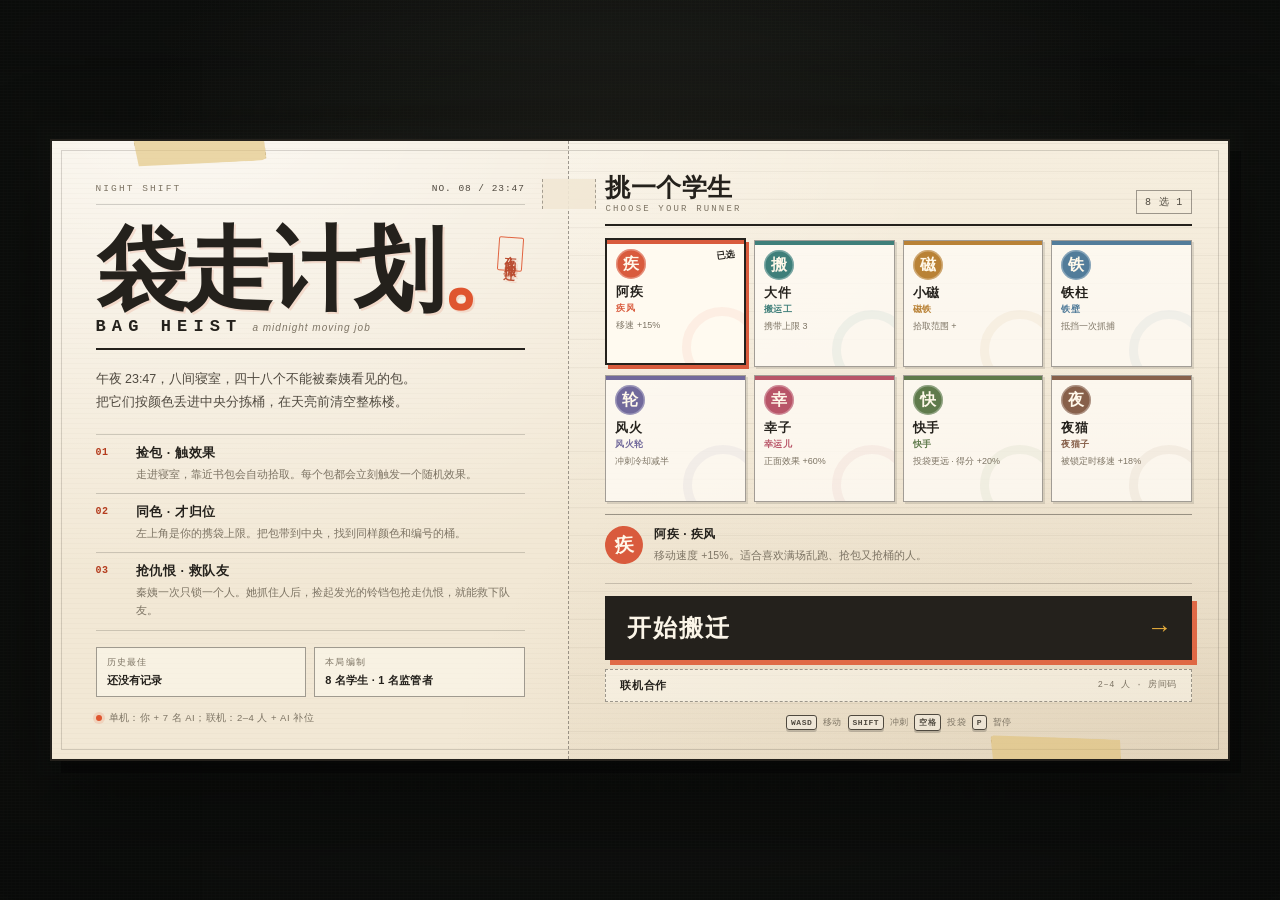
<file: index.html>
<!doctype html>
<html lang="zh-CN">
<head>
<meta charset="utf-8">
<meta name="viewport" content="width=device-width, initial-scale=1, maximum-scale=1, user-scalable=no, viewport-fit=cover">
<meta name="theme-color" content="#171a18">
<title>袋走计划 · 午夜搬迁</title>
<style>/* ============================================================
   袋走计划 · BAG HEIST — paper / night-shift visual system
   ============================================================ */
:root {
  --paper: #f2e8d5;
  --paper-hi: #fbf5e8;
  --paper-dim: #e7dbc4;
  --ink: #24211c;
  --ink-soft: #4f493f;
  --muted: #7d7464;
  --accent: #df552f;
  --accent-deep: #b43c1e;
  --gold: #e6ad3c;
  --green: #46755a;
  --red: #c34a38;
  --line: rgba(36, 33, 28, .19);
  --line-strong: rgba(36, 33, 28, .42);
  --shadow: 0 24px 70px rgba(0, 0, 0, .34);
  --hand: "STKaiti", "KaiTi", "Kaiti SC", "Songti SC", "SimSun", serif;
  --sans: "PingFang SC", "Microsoft YaHei", "Noto Sans SC", "Hiragino Sans GB", sans-serif;
  --mono: "Cascadia Mono", "SFMono-Regular", Consolas, "Liberation Mono", monospace;
}

* { box-sizing: border-box; }

html, body {
  margin: 0;
  padding: 0;
  width: 100%;
  height: 100%;
  overflow: hidden;
  background: #171816;
}

body {
  font-family: var(--sans);
  color: var(--ink);
  -webkit-font-smoothing: antialiased;
  text-rendering: optimizeLegibility;
  overscroll-behavior: none;
  touch-action: none;
}

button {
  font-family: inherit;
  color: inherit;
  cursor: pointer;
  border: 0;
  background: none;
  -webkit-tap-highlight-color: transparent;
}

button:focus-visible {
  outline: 3px solid var(--gold);
  outline-offset: 3px;
}

kbd {
  font-family: var(--mono);
  font-size: 10px;
  font-weight: 700;
  letter-spacing: .06em;
  padding: 3px 6px;
  border: 1.5px solid currentColor;
  border-radius: 3px;
  box-shadow: 0 2px 0 rgba(0, 0, 0, .18);
  background: rgba(255, 255, 255, .35);
}

.hidden { display: none !important; }

#app {
  position: fixed;
  inset: 0;
  isolation: isolate;
}

#game {
  position: absolute;
  inset: 0;
  width: 100%;
  height: 100%;
  display: block;
  background:
    radial-gradient(circle at 50% 42%, #2b2d28 0%, #171816 62%, #101110 100%);
}

/* film vignette over the map, below HUD */
#app::after {
  content: "";
  position: absolute;
  inset: 0;
  z-index: 5;
  pointer-events: none;
  background:
    radial-gradient(ellipse at 50% 46%, transparent 48%, rgba(8, 9, 8, .36) 100%),
    linear-gradient(180deg, rgba(8, 9, 8, .26), transparent 16%, transparent 82%, rgba(8, 9, 8, .4));
}

/* ============================================================
   SCREENS / SHELL
   ============================================================ */
.screen {
  position: fixed;
  inset: 0;
  z-index: 30;
  display: grid;
  place-items: center;
  padding: clamp(12px, 3vw, 34px);
  background:
    radial-gradient(ellipse at 50% 30%, rgba(58, 57, 48, .35), transparent 58%),
    rgba(10, 11, 10, .66);
  backdrop-filter: blur(6px) saturate(.9);
  -webkit-backdrop-filter: blur(6px) saturate(.9);
  overflow: hidden;
}

.screen::before {
  content: "";
  position: absolute;
  inset: 0;
  pointer-events: none;
  opacity: .12;
  background-image:
    repeating-linear-gradient(0deg, transparent 0 2px, rgba(255, 255, 255, .18) 2px 3px),
    repeating-linear-gradient(90deg, transparent 0 3px, rgba(255, 255, 255, .1) 3px 4px);
  mix-blend-mode: overlay;
}

@keyframes rise-in {
  from { opacity: 0; transform: translateY(18px) scale(.985); }
  to { opacity: 1; transform: translateY(0) scale(1); }
}

/* ============================================================
   MENU
   ============================================================ */
.menu-screen { padding: clamp(10px, 2.4vw, 28px); }

.menu-sheet {
  position: relative;
  width: min(1180px, 96vw);
  max-height: 94vh;
  display: grid;
  grid-template-columns: minmax(360px, .88fr) minmax(470px, 1.12fr);
  background:
    repeating-linear-gradient(0deg, rgba(110, 90, 58, .028) 0 1px, transparent 1px 5px),
    radial-gradient(ellipse at 12% -4%, rgba(255, 255, 255, .7), transparent 52%),
    radial-gradient(ellipse at 96% 100%, rgba(160, 130, 85, .16), transparent 46%),
    var(--paper);
  border: 2px solid var(--ink);
  box-shadow:
    11px 12px 0 rgba(0, 0, 0, .34),
    0 40px 100px rgba(0, 0, 0, .45);
  animation: rise-in .45s cubic-bezier(.2, .8, .25, 1) both;
  overflow: hidden;
}

.menu-sheet::before {
  content: "";
  position: absolute;
  inset: 9px;
  border: 1px solid rgba(36, 33, 28, .17);
  pointer-events: none;
  z-index: 2;
}

.sheet-tape {
  position: absolute;
  z-index: 4;
  width: 132px;
  height: 30px;
  background: rgba(224, 194, 122, .62);
  border-left: 1px dashed rgba(120, 92, 40, .3);
  border-right: 1px dashed rgba(120, 92, 40, .3);
  box-shadow: 0 2px 7px rgba(60, 45, 20, .16);
  pointer-events: none;
  clip-path: polygon(2% 4%, 98% 0, 100% 92%, 96% 100%, 3% 96%, 0 10%);
}

.tape-a { top: -7px; left: 7%; transform: rotate(-3.2deg); }
.tape-b { bottom: -8px; right: 9%; transform: rotate(2.4deg); }

.menu-left {
  position: relative;
  padding: clamp(22px, 3.4vw, 42px) clamp(24px, 3.4vw, 44px) clamp(22px, 3vw, 34px);
  border-right: 1.5px dashed var(--line-strong);
  display: flex;
  flex-direction: column;
  min-width: 0;
}

.menu-left::after {
  content: "";
  position: absolute;
  top: 26px;
  right: -16px;
  width: 30px;
  height: 52px;
  background: var(--paper);
  border-top: 1.5px dashed var(--line-strong);
  border-bottom: 1.5px dashed var(--line-strong);
  transform: rotate(90deg);
  opacity: .9;
}

.folio {
  display: flex;
  justify-content: space-between;
  align-items: center;
  gap: 12px;
  font-family: var(--mono);
  font-size: 9.5px;
  letter-spacing: .22em;
  text-transform: uppercase;
  color: var(--muted);
  border-bottom: 1px solid var(--line);
  padding-bottom: 10px;
}

.folio b {
  font-weight: 500;
  color: var(--ink-soft);
  letter-spacing: .1em;
  white-space: nowrap;
}

.game-title {
  position: relative;
  margin: 24px 0 4px;
  font-family: var(--hand);
  font-weight: 900;
  font-size: clamp(62px, 7.1vw, 94px);
  line-height: .92;
  letter-spacing: -.055em;
  color: var(--ink);
  text-shadow: 2px 2px 0 rgba(223, 85, 47, .14);
  white-space: nowrap;
}

.game-title > span { color: var(--accent); }

.game-title::after {
  content: "夜间搬迁";
  position: absolute;
  right: 2px;
  top: 8px;
  writing-mode: vertical-rl;
  font-family: var(--sans);
  font-weight: 700;
  font-size: 12px;
  line-height: 1.1;
  letter-spacing: .34em;
  color: var(--accent-deep);
  padding: 8px 5px;
  border: 1.5px solid var(--accent);
  border-radius: 2px;
  transform: rotate(4deg);
  opacity: .9;
}

.title-en {
  display: flex;
  align-items: baseline;
  gap: 10px;
  flex-wrap: wrap;
  border-bottom: 2px solid var(--ink);
  padding-bottom: 12px;
}

.title-en em {
  font-family: var(--mono);
  font-style: normal;
  font-size: 17px;
  font-weight: 700;
  letter-spacing: .36em;
}

.title-en span {
  font-size: 10px;
  letter-spacing: .1em;
  color: var(--muted);
  font-style: italic;
}

.lede {
  margin: 18px 0 20px;
  font-size: 12.5px;
  line-height: 1.85;
  color: var(--ink-soft);
}

.brief-list {
  display: flex;
  flex-direction: column;
  border-top: 1px solid var(--line);
}

.brief-row {
  display: grid;
  grid-template-columns: 30px 1fr;
  gap: 10px;
  padding: 10px 0;
  border-bottom: 1px solid var(--line);
}

.brief-row > b {
  font-family: var(--mono);
  font-size: 10px;
  color: var(--accent-deep);
  padding-top: 2px;
  letter-spacing: .04em;
}

.brief-row strong {
  display: block;
  font-size: 12.5px;
  letter-spacing: .05em;
  margin-bottom: 3px;
}

.brief-row span {
  display: block;
  font-size: 11px;
  line-height: 1.65;
  color: var(--muted);
}

.menu-note-row {
  display: grid;
  grid-template-columns: 1fr 1fr;
  gap: 8px;
  margin-top: 16px;
}

.record-card {
  border: 1px solid var(--line-strong);
  background: rgba(255, 252, 244, .45);
  padding: 8px 10px;
  min-width: 0;
}

.record-card span {
  display: block;
  font-size: 9px;
  letter-spacing: .14em;
  color: var(--muted);
  margin-bottom: 4px;
}

.record-card strong {
  display: block;
  font-size: 11px;
  line-height: 1.4;
  letter-spacing: .02em;
  overflow: hidden;
  text-overflow: ellipsis;
  white-space: nowrap;
}

.menu-foot {
  margin-top: auto;
  padding-top: 15px;
  display: flex;
  align-items: center;
  gap: 7px;
  font-size: 9.5px;
  letter-spacing: .05em;
  color: var(--muted);
}

.ink-dot {
  width: 6px;
  height: 6px;
  flex: 0 0 auto;
  border-radius: 50%;
  background: var(--accent);
  box-shadow: 0 0 0 3px rgba(223, 85, 47, .14);
}

/* ---------- character picker ---------- */
.menu-right {
  display: flex;
  flex-direction: column;
  min-width: 0;
  padding: clamp(20px, 2.8vw, 34px) clamp(20px, 3vw, 36px) clamp(18px, 2.4vw, 28px);
  background:
    repeating-linear-gradient(0deg, transparent 0 27px, rgba(75, 65, 47, .055) 27px 28px),
    linear-gradient(180deg, rgba(255, 252, 244, .3), rgba(203, 181, 143, .1));
}

.picker-head {
  display: flex;
  justify-content: space-between;
  align-items: flex-end;
  border-bottom: 2px solid var(--ink);
  padding-bottom: 10px;
}

.picker-head > div > span {
  display: block;
  font-family: var(--hand);
  font-size: 25px;
  font-weight: 900;
  line-height: 1;
  letter-spacing: .02em;
}

.picker-head small {
  display: block;
  margin-top: 4px;
  font-family: var(--mono);
  font-size: 9px;
  letter-spacing: .24em;
  color: var(--muted);
}

.picker-count {
  font-family: var(--mono);
  font-size: 10px;
  letter-spacing: .08em;
  border: 1px solid var(--line-strong);
  padding: 4px 8px;
  color: var(--ink-soft);
  white-space: nowrap;
}

.char-grid {
  display: grid;
  grid-template-columns: repeat(4, minmax(0, 1fr));
  grid-auto-rows: 1fr;
  gap: 8px;
  margin: 14px 0 12px;
  flex: 1 1 auto;
  min-height: 0;
}

.char-card {
  --c: #df552f;
  position: relative;
  display: flex;
  flex-direction: column;
  align-items: flex-start;
  text-align: left;
  min-height: 108px;
  padding: 9px 9px 10px;
  background: rgba(255, 252, 245, .78);
  border: 1.5px solid var(--line-strong);
  box-shadow: 2px 2px 0 rgba(36, 33, 28, .12);
  transition: transform .14s ease, box-shadow .14s ease, background .14s ease;
  overflow: hidden;
}

.char-card::before {
  content: "";
  position: absolute;
  top: 0;
  left: 0;
  right: 0;
  height: 4px;
  background: var(--c);
}

.char-card::after {
  content: "";
  position: absolute;
  right: -18px;
  bottom: -24px;
  width: 62px;
  height: 62px;
  border-radius: 50%;
  border: 9px solid var(--c);
  opacity: .07;
}

.char-card:hover {
  transform: translate(-1px, -2px);
  box-shadow: 4px 5px 0 rgba(36, 33, 28, .17);
  background: #fffaee;
}

.char-card.selected {
  border: 2px solid var(--ink);
  background: #fffaf0;
  box-shadow: 3px 4px 0 var(--c);
  transform: translateY(-2px);
}

.cc-top {
  width: 100%;
  display: flex;
  justify-content: space-between;
  align-items: flex-start;
  margin-bottom: 6px;
}

.cc-stamp {
  width: 30px;
  height: 30px;
  display: grid;
  place-items: center;
  border-radius: 50%;
  background: var(--c);
  color: #fff8e9;
  font-family: var(--hand);
  font-size: 16px;
  font-weight: 900;
  line-height: 1;
  font-style: normal;
  box-shadow: inset 0 0 0 1.5px rgba(255, 255, 255, .3);
}

.cc-pick {
  font-family: var(--mono);
  font-size: 9px;
  font-weight: 700;
  color: var(--ink);
  opacity: 0;
  transform: scale(.6) rotate(-12deg);
  transition: .15s ease;
}

.char-card.selected .cc-pick {
  opacity: 1;
  transform: scale(1) rotate(-8deg);
}

.cc-name {
  font-size: 12.5px;
  letter-spacing: .06em;
  line-height: 1.2;
  color: var(--ink);
}

.cc-role {
  margin-top: 2px;
  font-size: 9px;
  letter-spacing: .03em;
  color: var(--c);
  font-weight: 700;
}

.cc-desc {
  margin-top: 4px;
  font-size: 9px;
  line-height: 1.45;
  color: var(--muted);
}

.selected-note {
  display: flex;
  gap: 11px;
  align-items: flex-start;
  border-top: 1px solid var(--line-strong);
  border-bottom: 1px solid var(--line);
  padding: 11px 0;
  min-height: 70px;
}

.note-stamp {
  flex: 0 0 auto;
  width: 38px;
  height: 38px;
  display: grid;
  place-items: center;
  border-radius: 50%;
  color: #fff8e9;
  background: var(--accent);
  font-family: var(--hand);
  font-size: 19px;
  font-weight: 900;
  transform: rotate(-4deg);
}

#note-name {
  font-size: 12px;
  letter-spacing: .04em;
  display: block;
  margin-bottom: 4px;
}

#note-desc {
  margin: 0;
  font-size: 10.5px;
  line-height: 1.55;
  color: var(--muted);
}

.start-btn {
  position: relative;
  margin-top: 12px;
  flex: 0 0 auto;
  display: flex;
  align-items: center;
  justify-content: space-between;
  gap: 16px;
  width: 100%;
  padding: 14px 16px 14px 20px;
  background: var(--ink);
  color: var(--paper-hi);
  border: 2px solid var(--ink);
  box-shadow: 5px 5px 0 rgba(223, 85, 47, .85);
  font-family: var(--hand);
  font-size: 24px;
  font-weight: 900;
  letter-spacing: .08em;
  transition: transform .15s ease, box-shadow .15s ease, background .15s ease;
}

.start-btn b {
  font-family: var(--sans);
  font-weight: 400;
  font-size: 25px;
  line-height: 1;
  color: var(--gold);
  transition: transform .15s ease;
}

.start-btn:hover {
  transform: translate(-2px, -2px);
  box-shadow: 8px 8px 0 rgba(223, 85, 47, .9);
  background: #17150f;
}

.start-btn:hover b { transform: translateX(4px); }
.start-btn:active { transform: translate(3px, 3px); box-shadow: 2px 2px 0 rgba(223, 85, 47, .8); }

.mp-open {
  width: 100%;
  margin-top: 9px;
  padding: 8px 14px;
  display: flex;
  align-items: center;
  justify-content: space-between;
  gap: 12px;
  background: rgba(255, 252, 244, .45);
  border: 1.5px dashed var(--line-strong);
  color: var(--ink);
  font-family: var(--sans);
  font-size: 11px;
  font-weight: 700;
  letter-spacing: .05em;
  transition: background .15s ease, border-color .15s ease;
}

.mp-open b {
  font-family: var(--mono);
  font-size: 8.5px;
  font-weight: 500;
  letter-spacing: .08em;
  color: var(--muted);
}

.mp-open:hover { background: rgba(255, 252, 244, .85); border-color: var(--ink); }

.controls-line {
  margin-top: 12px;
  display: flex;
  align-items: center;
  justify-content: center;
  flex-wrap: wrap;
  gap: 6px;
  font-size: 9px;
  color: var(--muted);
  letter-spacing: .02em;
}

.controls-line kbd {
  font-size: 8px;
  padding: 2px 4px;
  color: var(--ink-soft);
  background: rgba(255, 255, 255, .3);
}

/* ============================================================
   IN-GAME HUD
   ============================================================ */
#hud {
  position: fixed;
  inset: 0;
  z-index: 12;
  pointer-events: none;
  user-select: none;
  -webkit-user-select: none;
}

#hud button { pointer-events: auto; }

.hud-top {
  position: absolute;
  top: max(12px, env(safe-area-inset-top));
  left: max(14px, env(safe-area-inset-left));
  right: max(14px, env(safe-area-inset-right));
  display: flex;
  align-items: flex-start;
  justify-content: space-between;
  gap: 12px;
}

.hud-brand {
  display: flex;
  align-items: center;
  gap: 9px;
  padding: 7px 12px 7px 8px;
  background: rgba(247, 240, 225, .94);
  border: 1.5px solid var(--ink);
  box-shadow: 3px 3px 0 rgba(0, 0, 0, .25);
  min-width: 0;
}

.brand-mark {
  width: 31px;
  height: 31px;
  flex: 0 0 auto;
  display: grid;
  place-items: center;
  background: var(--accent);
  color: #fff7e8;
  font-family: var(--hand);
  font-size: 19px;
  font-weight: 900;
  border-radius: 2px;
  transform: rotate(-2deg);
}

.brand-copy strong {
  display: block;
  font-family: var(--hand);
  font-size: 17px;
  line-height: 1;
  letter-spacing: .06em;
  white-space: nowrap;
}

.brand-copy small {
  display: block;
  margin-top: 3px;
  font-family: var(--mono);
  font-size: 7.5px;
  letter-spacing: .15em;
  color: var(--muted);
  white-space: nowrap;
}

.clock-card {
  width: min(320px, 34vw);
  padding: 8px 13px 9px;
  background: rgba(247, 240, 225, .95);
  border: 1.5px solid var(--ink);
  box-shadow: 3px 3px 0 rgba(0, 0, 0, .25);
}

.clock-top {
  display: flex;
  align-items: baseline;
  justify-content: space-between;
  gap: 12px;
}

.clock-top span {
  font-size: 9.5px;
  letter-spacing: .12em;
  color: var(--muted);
}

.clock-top strong {
  font-family: var(--mono);
  font-size: 23px;
  line-height: 1;
  letter-spacing: -.03em;
  font-variant-numeric: tabular-nums;
}

.clock-card.warning .clock-top strong {
  color: var(--red);
  animation: clock-pulse .8s steps(2, end) infinite;
}

@keyframes clock-pulse {
  50% { opacity: .46; }
}

.pbar {
  position: relative;
  height: 7px;
  margin-top: 7px;
  background: rgba(36, 33, 28, .13);
  border: 1px solid rgba(36, 33, 28, .28);
  overflow: hidden;
}

.pbar i {
  display: block;
  height: 100%;
  width: 0%;
  background:
    repeating-linear-gradient(90deg, transparent 0 9px, rgba(255, 255, 255, .22) 9px 10px),
    var(--green);
  transition: width .35s ease;
}

.clock-meta {
  margin-top: 5px;
  display: flex;
  justify-content: space-between;
  gap: 8px;
  font-family: var(--mono);
  font-size: 8px;
  color: var(--muted);
  letter-spacing: .02em;
}

.hud-tools {
  display: flex;
  gap: 6px;
  flex: 0 0 auto;
}

.round-btn {
  width: 36px;
  height: 36px;
  display: grid;
  place-items: center;
  border-radius: 50%;
  border: 1.5px solid var(--ink);
  background: rgba(247, 240, 225, .94);
  color: var(--ink);
  font-family: var(--mono);
  font-size: 14px;
  font-weight: 700;
  box-shadow: 2px 3px 0 rgba(0, 0, 0, .26);
  transition: transform .12s ease, background .12s ease;
}

.round-btn:hover { background: #fffaf0; transform: translateY(-1px); }
.round-btn:active { transform: translateY(1px); box-shadow: 1px 1px 0 rgba(0, 0, 0, .25); }
.round-btn.off { color: var(--muted); text-decoration: line-through; opacity: .7; }

/* ---------- alerts ---------- */
.target-warning {
  position: absolute;
  top: 96px;
  left: 50%;
  transform: translateX(-50%) rotate(-1.2deg);
  display: flex;
  flex-direction: column;
  align-items: center;
  gap: 1px;
  padding: 8px 22px 9px;
  color: #fff7e8;
  background: var(--red);
  border: 2px solid #7e241a;
  box-shadow: 4px 5px 0 rgba(0, 0, 0, .34);
  animation: warning-in .3s ease both, warning-throb 1.1s ease-in-out .3s infinite;
  text-align: center;
}

.tw-kicker {
  font-family: var(--mono);
  font-size: 7.5px;
  letter-spacing: .3em;
  opacity: .8;
}

.target-warning strong {
  font-family: var(--hand);
  font-size: 19px;
  letter-spacing: .08em;
  line-height: 1.25;
}

.tw-sub {
  font-size: 8px;
  letter-spacing: .08em;
  opacity: .82;
}

@keyframes warning-in {
  from { opacity: 0; transform: translateX(-50%) translateY(-12px) rotate(-1.2deg) scale(.92); }
}

@keyframes warning-throb {
  50% { box-shadow: 4px 5px 0 rgba(0, 0, 0, .34), 0 0 0 7px rgba(195, 74, 56, .14); }
}

.rescue-banner {
  position: absolute;
  top: 92px;
  left: 50%;
  transform: translateX(-50%) rotate(.35deg);
  display: flex;
  align-items: center;
  gap: 11px;
  width: min(440px, 82vw);
  padding: 9px 14px 9px 11px;
  color: #f8eed8;
  background: #22201b;
  border: 1.5px solid #0c0b09;
  box-shadow: 5px 6px 0 rgba(0, 0, 0, .32), inset 0 0 0 1px rgba(230, 173, 60, .28);
  animation: rescue-in .35s cubic-bezier(.2, .9, .25, 1.2) both;
}

@keyframes rescue-in {
  from { opacity: 0; transform: translateX(-50%) translateY(-16px) rotate(.35deg) scale(.96); }
}

.rb-icon {
  width: 31px;
  height: 31px;
  flex: 0 0 auto;
  display: grid;
  place-items: center;
  border-radius: 50%;
  background: var(--gold);
  color: #211d14;
  font-family: var(--mono);
  font-size: 18px;
  font-weight: 900;
  animation: rb-pulse 1s ease-in-out infinite;
}

@keyframes rb-pulse {
  50% { box-shadow: 0 0 0 6px rgba(230, 173, 60, .16); }
}

.rb-copy {
  display: flex;
  flex-direction: column;
  min-width: 0;
  flex: 1;
}

.rb-copy > span {
  font-family: var(--mono);
  font-size: 7px;
  letter-spacing: .28em;
  color: var(--gold);
}

.rb-copy strong {
  font-family: var(--hand);
  font-size: 16px;
  letter-spacing: .03em;
  line-height: 1.3;
  white-space: nowrap;
  overflow: hidden;
  text-overflow: ellipsis;
}

.rb-copy em {
  font-style: normal;
  font-size: 8.5px;
  color: #c5b89f;
  white-space: nowrap;
  overflow: hidden;
  text-overflow: ellipsis;
}

#rescue-timer {
  flex: 0 0 auto;
  font-family: var(--mono);
  font-size: 21px;
  color: var(--gold);
  font-variant-numeric: tabular-nums;
  letter-spacing: -.04em;
}

/* ---------- event feed ---------- */
.feed {
  position: absolute;
  top: 106px;
  right: max(14px, env(safe-area-inset-right));
  width: min(272px, 30vw);
  display: flex;
  flex-direction: column;
  align-items: flex-end;
  gap: 5px;
  pointer-events: none;
}

.feed-item {
  --c: var(--accent);
  display: flex;
  align-items: center;
  gap: 7px;
  max-width: 100%;
  padding: 5px 9px 5px 7px;
  background: rgba(247, 240, 225, .94);
  border: 1px solid rgba(36, 33, 28, .5);
  border-left: 4px solid var(--c);
  box-shadow: 2px 2px 0 rgba(0, 0, 0, .18);
  font-size: 9.5px;
  line-height: 1.35;
  color: var(--ink-soft);
  animation: feed-in .28s ease both;
}

.feed-item b { color: var(--ink); font-weight: 700; }
.feed-item i { font-style: normal; color: var(--c); font-weight: 700; }

.feed-item.out {
  animation: feed-out .35s ease forwards;
}

@keyframes feed-in {
  from { opacity: 0; transform: translateX(14px); }
}

@keyframes feed-out {
  to { opacity: 0; transform: translateX(12px); }
}

/* ---------- bottom HUD ---------- */
.hud-bottom {
  position: absolute;
  left: max(16px, env(safe-area-inset-left));
  right: max(16px, env(safe-area-inset-right));
  bottom: max(16px, env(safe-area-inset-bottom));
  display: flex;
  align-items: flex-end;
  justify-content: space-between;
  gap: 12px;
}

.player-card {
  --pc: #df552f;
  display: flex;
  align-items: center;
  gap: 10px;
  min-width: 286px;
  padding: 9px 12px 9px 9px;
  background: rgba(247, 240, 225, .95);
  border: 1.5px solid var(--ink);
  box-shadow: 4px 4px 0 rgba(0, 0, 0, .28);
}

.pc-stamp {
  width: 43px;
  height: 43px;
  flex: 0 0 auto;
  display: grid;
  place-items: center;
  border-radius: 50%;
  background: var(--pc);
  color: #fff8ea;
  font-family: var(--hand);
  font-size: 23px;
  font-weight: 900;
  transform: rotate(-3deg);
  box-shadow: inset 0 0 0 2px rgba(255, 255, 255, .26);
}

.pc-body { min-width: 0; }

.pc-title {
  display: flex;
  align-items: baseline;
  gap: 7px;
}

.pc-title strong {
  font-family: var(--hand);
  font-size: 16px;
  letter-spacing: .05em;
  white-space: nowrap;
}

.pc-title span {
  font-size: 8.5px;
  color: var(--muted);
  white-space: nowrap;
  overflow: hidden;
  text-overflow: ellipsis;
}

.pc-hearts {
  display: flex;
  align-items: center;
  gap: 3px;
  height: 14px;
  font-size: 11px;
  line-height: 1;
  color: var(--red);
  letter-spacing: .02em;
}

.pc-hearts .empty { color: rgba(36, 33, 28, .22); }
.pc-hearts .shield-tag {
  margin-left: 4px;
  font-size: 7px;
  font-weight: 700;
  letter-spacing: .06em;
  color: var(--green);
  border: 1px solid var(--green);
  padding: 1px 4px;
  border-radius: 2px;
}

.pc-carry {
  display: flex;
  align-items: center;
  gap: 4px;
  margin-top: 3px;
  min-height: 22px;
}

.bag-chip {
  --c: #df552f;
  position: relative;
  width: 28px;
  height: 21px;
  display: grid;
  place-items: center;
  border-radius: 2px 2px 5px 5px;
  background: var(--c);
  border: 1px solid rgba(0, 0, 0, .4);
  color: #fff9eb;
  font-family: var(--mono);
  font-size: 7px;
  font-weight: 700;
  line-height: 1;
  box-shadow: inset 0 -4px 0 rgba(0, 0, 0, .12);
}

.bag-chip::before {
  content: "";
  position: absolute;
  top: -4px;
  left: 50%;
  transform: translateX(-50%);
  width: 10px;
  height: 5px;
  border: 1.5px solid rgba(0, 0, 0, .45);
  border-bottom: 0;
  border-radius: 5px 5px 0 0;
}

.bag-chip.empty {
  background: transparent;
  border: 1px dashed rgba(36, 33, 28, .32);
  box-shadow: none;
  color: transparent;
}

.bag-chip.empty::before { border-color: rgba(36, 33, 28, .26); }

.carry-more {
  font-family: var(--mono);
  font-size: 8px;
  color: var(--muted);
  margin-left: 2px;
}

.dash-meter {
  flex: 0 0 auto;
  display: flex;
  flex-direction: column;
  align-items: center;
  gap: 3px;
  padding-left: 10px;
  margin-left: 2px;
  border-left: 1px dashed var(--line-strong);
}

.dash-meter > span {
  font-size: 7.5px;
  letter-spacing: .12em;
  color: var(--muted);
}

.dash-track {
  width: 48px;
  height: 5px;
  background: rgba(36, 33, 28, .14);
  border: 1px solid rgba(36, 33, 28, .3);
  overflow: hidden;
}

.dash-track i {
  display: block;
  height: 100%;
  width: 100%;
  background: var(--ink-soft);
  transform-origin: left center;
}

.dash-meter small {
  font-family: var(--mono);
  font-size: 6.5px;
  letter-spacing: .06em;
  color: var(--muted);
}

.prompt-stack {
  position: absolute;
  left: 50%;
  bottom: 6px;
  transform: translateX(-50%);
  display: flex;
  flex-direction: column;
  align-items: center;
  gap: 5px;
  width: max-content;
  max-width: 46vw;
}

.action-prompt {
  display: flex;
  align-items: center;
  gap: 8px;
  padding: 7px 12px 7px 8px;
  background: var(--ink);
  color: var(--paper-hi);
  border: 1px solid #000;
  box-shadow: 3px 4px 0 rgba(0, 0, 0, .3);
  animation: prompt-in .14s ease both;
}

@keyframes prompt-in {
  from { opacity: 0; transform: translateY(5px); }
}

.action-prompt kbd {
  color: var(--ink);
  background: var(--paper-hi);
  border-color: var(--paper-hi);
  box-shadow: none;
  font-size: 9px;
}

.action-prompt span {
  font-size: 11px;
  letter-spacing: .04em;
  white-space: nowrap;
}

.goal-hint {
  font-size: 9px;
  letter-spacing: .06em;
  color: rgba(247, 240, 225, .82);
  background: rgba(20, 21, 18, .55);
  padding: 4px 9px;
  border: 1px solid rgba(247, 240, 225, .16);
  border-radius: 20px;
  white-space: nowrap;
  text-shadow: 0 1px 2px rgba(0, 0, 0, .5);
  backdrop-filter: blur(3px);
  transition: opacity .25s ease;
}

.hud-bottom-right {
  display: flex;
  align-items: center;
  gap: 8px;
}

.mini-lock {
  font-family: var(--mono);
  font-size: 8px;
  letter-spacing: .12em;
  color: #fff4e5;
  background: var(--red);
  padding: 4px 8px;
  border: 1px solid #7e241a;
  animation: clock-pulse .8s steps(2, end) infinite;
}

.controls-hint {
  position: absolute;
  left: 50%;
  bottom: max(6px, env(safe-area-inset-bottom));
  transform: translateX(-50%);
  font-size: 8px;
  letter-spacing: .08em;
  color: rgba(247, 240, 225, .45);
  opacity: 0;
  animation: hint-fade 9s ease forwards;
  pointer-events: none;
  white-space: nowrap;
}

@keyframes hint-fade {
  0%, 70% { opacity: .85; }
  100% { opacity: 0; }
}

/* ============================================================
   TOUCH CONTROLS
   ============================================================ */
.touch-ui { display: none; }

body.touch .touch-ui {
  display: block;
  position: absolute;
  inset: 0;
  pointer-events: none;
}

.joystick {
  position: absolute;
  left: max(18px, env(safe-area-inset-left));
  bottom: max(20px, env(safe-area-inset-bottom));
  width: 116px;
  height: 116px;
  border-radius: 50%;
  border: 1.5px solid rgba(247, 240, 225, .38);
  background: rgba(20, 21, 18, .3);
  box-shadow: inset 0 0 24px rgba(0, 0, 0, .25);
  backdrop-filter: blur(2px);
  pointer-events: auto;
  touch-action: none;
}

.joystick span {
  position: absolute;
  bottom: -15px;
  left: 50%;
  transform: translateX(-50%);
  font-family: var(--mono);
  font-size: 7px;
  letter-spacing: .2em;
  color: rgba(247, 240, 225, .5);
}

#joystick-knob {
  position: absolute;
  left: 50%;
  top: 50%;
  width: 52px;
  height: 52px;
  margin: -26px 0 0 -26px;
  border-radius: 50%;
  background: rgba(247, 240, 225, .82);
  border: 1.5px solid var(--ink);
  box-shadow: 0 3px 9px rgba(0, 0, 0, .35);
  transition: transform .05s linear;
}

.touch-actions {
  position: absolute;
  right: max(20px, env(safe-area-inset-right));
  bottom: max(22px, env(safe-area-inset-bottom));
  display: flex;
  align-items: flex-end;
  gap: 12px;
  pointer-events: auto;
}

.touch-btn {
  width: 66px;
  height: 66px;
  border-radius: 50%;
  border: 1.5px solid var(--ink);
  background: rgba(247, 240, 225, .88);
  font-family: var(--hand);
  font-size: 24px;
  font-weight: 900;
  box-shadow: 3px 4px 0 rgba(0, 0, 0, .3);
  touch-action: none;
}

.touch-btn.dash {
  width: 52px;
  height: 52px;
  font-size: 18px;
  margin-bottom: 8px;
  background: rgba(230, 173, 60, .92);
}

.touch-btn.throw {
  background: rgba(223, 85, 47, .94);
  color: #fff8ea;
}

.touch-btn:active { transform: translateY(2px); box-shadow: 1px 2px 0 rgba(0, 0, 0, .3); }

body.touch .controls-hint,
body.touch .dash-meter small { display: none; }

body.touch .hud-bottom { bottom: max(8px, env(safe-area-inset-bottom)); }
body.touch .player-card { transform: translateY(0); }
body.touch .prompt-stack { bottom: 108px; }
body.touch .goal-hint { display: none; }

/* ============================================================
   TOASTS
   ============================================================ */
.toast-layer {
  position: fixed;
  inset: 0;
  z-index: 40;
  display: flex;
  flex-direction: column;
  align-items: center;
  justify-content: flex-start;
  padding-top: min(23vh, 190px);
  gap: 7px;
  pointer-events: none;
}

.toast {
  --c: var(--accent);
  display: flex;
  align-items: center;
  gap: 10px;
  min-width: 220px;
  max-width: min(390px, 88vw);
  padding: 8px 15px 8px 9px;
  background: var(--paper-hi);
  border: 1.5px solid var(--ink);
  box-shadow: 4px 5px 0 rgba(0, 0, 0, .3);
  animation: toast-in .28s cubic-bezier(.2, .9, .3, 1.25) both;
}

.toast.out { animation: toast-out .3s ease forwards; }

@keyframes toast-in {
  from { opacity: 0; transform: translateY(-10px) scale(.94); }
}

@keyframes toast-out {
  to { opacity: 0; transform: translateY(-8px) scale(.97); }
}

.toast-icon {
  flex: 0 0 auto;
  width: 31px;
  height: 31px;
  display: grid;
  place-items: center;
  border-radius: 50%;
  background: var(--c);
  color: #fff8eb;
  font-family: var(--hand);
  font-size: 16px;
  font-weight: 900;
  transform: rotate(-3deg);
}

.toast-copy { min-width: 0; }

.toast-copy strong {
  display: block;
  font-family: var(--hand);
  font-size: 15px;
  line-height: 1.25;
  letter-spacing: .04em;
}

.toast-copy span {
  display: block;
  font-size: 9px;
  line-height: 1.4;
  color: var(--muted);
}

.toast.good { --c: var(--green); }
.toast.bad { --c: var(--red); }
.toast.gold { --c: #b98118; }

/* ============================================================
   MODAL CARDS (pause / help / result)
   ============================================================ */
.modal-card {
  position: relative;
  width: min(680px, 94vw);
  max-height: 92vh;
  overflow: auto;
  padding: clamp(24px, 3.4vw, 40px);
  background:
    repeating-linear-gradient(0deg, rgba(110, 90, 58, .028) 0 1px, transparent 1px 5px),
    radial-gradient(ellipse at 0 0, rgba(255, 255, 255, .7), transparent 45%),
    var(--paper);
  border: 2px solid var(--ink);
  box-shadow: 10px 11px 0 rgba(0, 0, 0, .34), var(--shadow);
  animation: rise-in .28s cubic-bezier(.2, .8, .25, 1) both;
  scrollbar-width: thin;
  scrollbar-color: var(--line-strong) transparent;
}

.modal-card::-webkit-scrollbar { width: 8px; }
.modal-card::-webkit-scrollbar-thumb { background: var(--line-strong); }

.eyebrow {
  font-family: var(--mono);
  font-size: 8.5px;
  letter-spacing: .26em;
  color: var(--accent-deep);
  text-transform: uppercase;
  margin-bottom: 7px;
}

.modal-card h2 {
  font-family: var(--hand);
  font-size: clamp(32px, 4vw, 46px);
  line-height: 1.1;
  letter-spacing: .01em;
  margin: 0 0 6px;
}

.modal-sub {
  margin: 0;
  font-size: 11.5px;
  color: var(--muted);
  line-height: 1.7;
}

.modal-actions {
  display: flex;
  flex-wrap: wrap;
  gap: 9px;
  margin-top: 22px;
}

.primary-btn,
.ghost-btn {
  font-family: var(--sans);
  font-size: 12px;
  font-weight: 700;
  letter-spacing: .05em;
  padding: 11px 19px;
  border: 1.5px solid var(--ink);
  transition: transform .12s ease, box-shadow .12s ease, background .12s ease;
}

.primary-btn {
  background: var(--ink);
  color: var(--paper-hi);
  box-shadow: 4px 4px 0 rgba(223, 85, 47, .85);
}

.primary-btn:hover { transform: translate(-2px, -2px); box-shadow: 6px 6px 0 rgba(223, 85, 47, .9); }

.ghost-btn {
  background: transparent;
  color: var(--ink);
  box-shadow: 3px 3px 0 rgba(36, 33, 28, .12);
}

.ghost-btn:hover { background: rgba(255, 252, 244, .7); transform: translate(-1px, -1px); }

.mp-card { width: min(560px, 92vw); }
.mp-card h2 { font-size: clamp(30px, 4vw, 42px); }

.mp-field {
  display: flex;
  align-items: center;
  gap: 12px;
  margin: 20px 0 12px;
  font-size: 10px;
  color: var(--muted);
}

.mp-field span { min-width: 56px; }

.mp-field input,
.mp-join-row input {
  flex: 1;
  min-width: 0;
  padding: 9px 11px;
  background: rgba(255, 252, 244, .65);
  border: 1.5px solid var(--line-strong);
  color: var(--ink);
  font-family: var(--sans);
  font-size: 12px;
  outline: none;
}

.mp-field input:focus,
.mp-join-row input:focus { border-color: var(--ink); background: var(--paper-hi); }

#mp-create { width: 100%; margin-bottom: 9px; }

.mp-join-row { display: flex; gap: 8px; }
.mp-join-row input { text-transform: uppercase; letter-spacing: .28em; font-family: var(--mono); font-weight: 700; }
.mp-join-row .ghost-btn { white-space: nowrap; }

.mp-error {
  min-height: 18px;
  margin: 10px 0 0;
  font-size: 10px;
  line-height: 1.5;
  color: var(--red);
}

.mp-code-row {
  display: flex;
  align-items: baseline;
  flex-wrap: wrap;
  gap: 10px;
  margin: 18px 0 13px;
  padding: 12px 14px;
  background: rgba(255, 252, 244, .55);
  border: 1.5px solid var(--line-strong);
}

.mp-code-row span { font-size: 10px; color: var(--muted); }
.mp-code-row strong {
  font-family: var(--mono);
  font-size: 30px;
  letter-spacing: .22em;
  line-height: 1;
  color: var(--accent-deep);
}
.mp-code-row small { margin-left: auto; font-size: 9px; color: var(--muted); }

.mp-players {
  display: grid;
  gap: 5px;
  margin: 0 0 14px;
  max-height: 188px;
  overflow: auto;
}

.mp-player {
  display: flex;
  align-items: center;
  gap: 9px;
  padding: 7px 9px;
  border-bottom: 1px dashed var(--line);
  font-size: 11px;
}

.mp-player .mp-stamp {
  width: 26px;
  height: 26px;
  display: grid;
  place-items: center;
  border-radius: 50%;
  background: var(--c, var(--accent));
  color: var(--paper-hi);
  font-family: var(--hand);
  font-size: 15px;
  font-weight: 900;
}

.mp-player strong { flex: 1; }
.mp-player small { color: var(--muted); font-family: var(--mono); font-size: 8px; letter-spacing: .08em; }
.mp-player.empty { opacity: .48; }
.mp-player.me { background: rgba(185, 129, 24, .12); }
.primary-btn:disabled { opacity: .45; cursor: not-allowed; transform: none; box-shadow: 3px 3px 0 rgba(36, 33, 28, .18); }

.mp-hint {
  margin: 4px 0 0;
  font-size: 10px;
  color: var(--muted);
  line-height: 1.6;
}

.mp-close {
  display: block;
  width: 100%;
  margin-top: 15px;
  padding: 6px;
  background: transparent;
  border: 0;
  color: var(--muted);
  font-size: 10px;
  text-decoration: underline;
  text-underline-offset: 3px;
}

.mp-close:hover { color: var(--ink); }

.pause-card { width: min(540px, 92vw); }

.pause-tips {
  display: flex;
  flex-wrap: wrap;
  gap: 7px 16px;
  margin-top: 24px;
  padding-top: 14px;
  border-top: 1px dashed var(--line-strong);
  font-size: 9px;
  color: var(--muted);
}

.pause-tips b {
  font-family: var(--mono);
  color: var(--ink-soft);
  margin-right: 4px;
}

/* ---------- help ---------- */
.help-card { width: min(880px, 95vw); }

.help-grid {
  display: grid;
  grid-template-columns: repeat(3, 1fr);
  gap: 10px;
  margin-top: 20px;
}

.help-block {
  border: 1px solid var(--line-strong);
  background: rgba(255, 252, 245, .5);
  padding: 14px 14px 15px;
}

.help-block > b {
  font-family: var(--mono);
  font-size: 9px;
  color: var(--accent-deep);
  letter-spacing: .08em;
}

.help-block h3 {
  font-family: var(--hand);
  font-size: 22px;
  margin: 5px 0 7px;
  letter-spacing: .05em;
}

.help-block p {
  margin: 0;
  font-size: 10.5px;
  line-height: 1.75;
  color: var(--ink-soft);
}

.help-tip {
  margin: 13px 0 20px;
  padding: 10px 12px;
  font-size: 10px;
  line-height: 1.6;
  color: var(--ink-soft);
  background: rgba(230, 173, 60, .14);
  border-left: 3px solid var(--gold);
}

.help-tip b { color: var(--accent-deep); margin-right: 6px; }

/* ---------- result ---------- */
.result-card {
  width: min(780px, 94vw);
  padding-top: clamp(26px, 4vw, 42px);
}

.result-stamp {
  position: absolute;
  top: 15px;
  right: 22px;
  font-family: var(--hand);
  font-size: 20px;
  font-weight: 900;
  letter-spacing: .12em;
  color: var(--green);
  border: 3px double var(--green);
  padding: 5px 11px;
  transform: rotate(4deg);
  opacity: .9;
}

.result-stamp.lose {
  color: var(--red);
  border-color: var(--red);
}

.result-head {
  display: flex;
  align-items: flex-start;
  justify-content: space-between;
  gap: 18px;
  padding-right: 96px;
}

.result-copy { min-width: 0; }

.result-copy h2 {
  font-size: clamp(28px, 4.3vw, 42px);
  margin-bottom: 7px;
}

.result-copy p {
  margin: 0;
  max-width: 430px;
  font-size: 10.5px;
  line-height: 1.65;
  color: var(--muted);
}

.rank-seal {
  flex: 0 0 auto;
  display: flex;
  flex-direction: column;
  align-items: center;
  border: 1.5px solid var(--ink);
  padding: 6px 11px 5px;
  background: rgba(255, 252, 244, .55);
  transform: rotate(1.4deg);
}

.rank-seal span {
  font-size: 7.5px;
  letter-spacing: .1em;
  color: var(--muted);
  white-space: nowrap;
}

.rank-seal strong {
  font-family: var(--mono);
  font-size: 28px;
  line-height: 1.1;
}

.rank-seal small {
  font-family: var(--mono);
  font-size: 7.5px;
  color: var(--muted);
}

.result-stats {
  display: grid;
  grid-template-columns: repeat(3, 1fr);
  gap: 7px;
  margin: 18px 0 14px;
}

.stat-box {
  border-top: 2px solid var(--ink);
  border-bottom: 1px solid var(--line);
  padding: 8px 2px 7px;
}

.stat-box span {
  display: block;
  font-size: 8px;
  letter-spacing: .08em;
  color: var(--muted);
  margin-bottom: 3px;
}

.stat-box strong {
  font-family: var(--mono);
  font-size: 20px;
  line-height: 1.1;
  letter-spacing: -.02em;
}

.stat-box em {
  font-style: normal;
  font-family: var(--sans);
  font-size: 9px;
  color: var(--muted);
  margin-left: 2px;
}

.table-head {
  display: grid;
  grid-template-columns: minmax(0, 2.2fr) .65fr .8fr;
  gap: 8px;
  padding: 5px 9px;
  font-family: var(--mono);
  font-size: 7.5px;
  letter-spacing: .08em;
  color: var(--muted);
  background: rgba(36, 33, 28, .07);
  border-top: 1px solid var(--line-strong);
}

.table-head span:nth-child(2),
.table-head span:nth-child(3) { text-align: right; }

.result-table {
  max-height: 238px;
  overflow: auto;
  border: 1px solid var(--line);
  border-top: 0;
  scrollbar-width: thin;
  scrollbar-color: var(--line-strong) transparent;
}

.result-row {
  --c: #df552f;
  display: grid;
  grid-template-columns: minmax(0, 2.2fr) .65fr .8fr;
  align-items: center;
  gap: 8px;
  padding: 4px 9px;
  border-bottom: 1px solid rgba(36, 33, 28, .1);
  font-size: 10.5px;
  line-height: 1.25;
}

.result-row:last-child { border-bottom: 0; }
.result-row:nth-child(even) { background: rgba(255, 252, 244, .35); }
.result-row.me { background: rgba(230, 173, 60, .17); box-shadow: inset 3px 0 0 var(--accent); }
.result-row.out { opacity: .55; }

.rr-person {
  display: flex;
  align-items: center;
  gap: 7px;
  min-width: 0;
}

.rr-place {
  flex: 0 0 16px;
  font-family: var(--mono);
  font-size: 8.5px;
  color: var(--muted);
  text-align: right;
}

.rr-avatar {
  flex: 0 0 auto;
  width: 20px;
  height: 20px;
  border-radius: 50%;
  background: var(--c);
  color: #fff9ec;
  display: grid;
  place-items: center;
  font-family: var(--hand);
  font-size: 11px;
  font-weight: 900;
}

.rr-name {
  font-weight: 700;
  white-space: nowrap;
  overflow: hidden;
  text-overflow: ellipsis;
}

.rr-name em {
  font-style: normal;
  font-family: var(--mono);
  font-size: 7px;
  color: var(--accent-deep);
  border: 1px solid rgba(223, 85, 47, .5);
  padding: 0 3px;
  margin-left: 3px;
  vertical-align: 1px;
}

.rr-role {
  font-size: 8px;
  color: var(--muted);
  white-space: nowrap;
}

.result-row > span {
  font-family: var(--mono);
  font-size: 10px;
  text-align: right;
  font-variant-numeric: tabular-nums;
}

.result-row .rr-score { font-weight: 700; }

.result-actions {
  display: flex;
  flex-wrap: wrap;
  gap: 9px;
  margin-top: 18px;
}

/* ============================================================
   ROTATE HINT
   ============================================================ */
.rotate-hint {
  position: fixed;
  inset: 0;
  z-index: 60;
  display: flex;
  flex-direction: column;
  align-items: center;
  justify-content: center;
  gap: 10px;
  background: #171816;
  color: var(--paper);
  text-align: center;
  padding: 24px;
}

.rotate-icon {
  width: 66px;
  height: 66px;
  border: 2px solid var(--gold);
  color: var(--gold);
  border-radius: 50%;
  display: grid;
  place-items: center;
  font-size: 36px;
  animation: rotate-nudge 1.8s ease-in-out infinite;
}

@keyframes rotate-nudge {
  0%, 100% { transform: rotate(0); }
  50% { transform: rotate(90deg); }
}

.rotate-hint strong {
  font-family: var(--hand);
  font-size: 30px;
  letter-spacing: .08em;
}

.rotate-hint span { font-size: 11px; color: #a99e8a; }

.rotate-hint button {
  margin-top: 12px;
  padding: 8px 14px;
  border: 1px solid rgba(242, 232, 213, .4);
  color: var(--paper);
  font-size: 10px;
  letter-spacing: .05em;
}

/* ============================================================
   RESPONSIVE
   ============================================================ */
@media (max-width: 1060px) {
  .menu-sheet { grid-template-columns: minmax(330px, .82fr) minmax(430px, 1.18fr); }
  .game-title { font-size: clamp(56px, 7.4vw, 78px); }
  .char-card { min-height: 100px; padding: 8px; }
  .cc-desc { font-size: 8.5px; }
  .menu-left { padding-left: 28px; padding-right: 28px; }
}

@media (max-width: 860px) {
  .menu-sheet {
    grid-template-columns: 1fr;
    max-height: 94vh;
    overflow-y: auto;
    width: min(620px, 96vw);
  }

  .menu-left {
    border-right: 0;
    border-bottom: 1.5px dashed var(--line-strong);
    padding: 22px 24px 18px;
  }

  .menu-left::after { display: none; }
  .game-title { margin-top: 16px; font-size: clamp(56px, 12vw, 78px); }
  .lede { margin: 13px 0 14px; font-size: 11.5px; }
  .brief-list { display: grid; grid-template-columns: repeat(3, 1fr); border-top: 1px solid var(--line); }
  .brief-row { grid-template-columns: 1fr; gap: 3px; padding: 8px 8px 8px 0; border-bottom: 1px solid var(--line); }
  .brief-row + .brief-row { border-left: 1px dashed var(--line); padding-left: 9px; }
  .brief-row > b { font-size: 8px; }
  .brief-row strong { font-size: 10.5px; }
  .brief-row span { font-size: 9px; line-height: 1.55; }
  .menu-note-row { margin-top: 12px; }
  .menu-foot { margin-top: 12px; padding-top: 10px; }

  .menu-right { padding: 18px 22px 22px; }
  .char-grid { grid-template-columns: repeat(4, 1fr); gap: 6px; }
  .char-card { min-height: 92px; }
  .cc-desc { display: none; }
  .selected-note { min-height: 60px; }
  .start-btn { font-size: 22px; padding: 12px 16px 12px 18px; }
}

@media (max-width: 640px) {
  .screen { padding: 0; }
  .menu-sheet { width: 100vw; max-height: 100vh; border-left: 0; border-right: 0; box-shadow: none; }
  .sheet-tape { display: none; }
  .menu-left { padding: 18px 17px 16px; }
  .folio { font-size: 8px; }
  .game-title { font-size: clamp(52px, 16.5vw, 72px); }
  .game-title::after { font-size: 9px; right: 0; top: 2px; padding: 6px 4px; }
  .title-en em { font-size: 13px; letter-spacing: .26em; }
  .title-en span { display: none; }
  .brief-list { grid-template-columns: 1fr; }
  .brief-row { grid-template-columns: 26px 1fr; gap: 7px; padding: 7px 0; }
  .brief-row + .brief-row { border-left: 0; padding-left: 0; }
  .brief-row > b { padding-top: 2px; }
  .brief-row span { font-size: 9.5px; }
  .lede { display: none; }
  .menu-note-row { display: none; }
  .menu-foot { font-size: 8.5px; margin-top: 8px; padding-top: 8px; }
  .menu-right { padding: 14px 15px 18px; }
  .picker-head > div > span { font-size: 21px; }
  .char-grid { grid-template-columns: repeat(2, 1fr); gap: 7px; margin: 10px 0; }
  .char-card { min-height: 82px; }
  .cc-top { margin-bottom: 3px; }
  .cc-stamp { width: 25px; height: 25px; font-size: 14px; }
  .cc-name { font-size: 11.5px; }
  .cc-role { font-size: 8.5px; }
  .selected-note { padding: 8px 0; }
  #note-desc { font-size: 9.5px; }
  .controls-line { display: none; }
  .modal-card { width: 100vw; max-height: 100vh; border-left: 0; border-right: 0; padding: 24px 18px; box-shadow: none; }
  .help-grid { grid-template-columns: 1fr; }
  .result-head { padding-right: 0; flex-direction: column; gap: 10px; }
  .rank-seal { flex-direction: row; gap: 6px; align-items: baseline; align-self: flex-start; }
  .result-stamp { top: 10px; right: 12px; font-size: 14px; padding: 3px 7px; }
  .result-stats { gap: 4px; }
  .stat-box strong { font-size: 16px; }
  .result-table { max-height: 190px; }
  .target-warning { top: 82px; }
  .rescue-banner { top: 78px; }
}

@media (max-height: 720px) and (min-width: 861px) {
  .menu-left { padding-top: 20px; padding-bottom: 16px; }
  .game-title { font-size: clamp(54px, 6.2vw, 72px); margin-top: 16px; }
  .lede { margin: 12px 0; line-height: 1.7; }
  .brief-row { padding: 7px 0; }
  .brief-row span { line-height: 1.45; }
  .menu-note-row { margin-top: 10px; }
  .menu-foot { padding-top: 8px; }
  .menu-right { padding-top: 18px; padding-bottom: 14px; }
  .char-grid { margin: 10px 0; gap: 6px; }
  .char-card { min-height: 96px; }
  .cc-desc { font-size: 8.5px; }
  .selected-note { padding: 8px 0; min-height: 58px; }
  .start-btn { padding: 10px 16px 10px 18px; font-size: 22px; margin-top: 8px; }
  .controls-line { margin-top: 8px; }
}

@media (max-height: 540px) {
  .hud-brand { display: none; }
  .clock-card { width: 240px; padding: 6px 10px; }
  .clock-top strong { font-size: 19px; }
  .clock-meta { display: none; }
  .player-card { min-width: 238px; padding: 6px 9px; }
  .pc-stamp { width: 34px; height: 34px; font-size: 18px; }
  .pc-title strong { font-size: 13px; }
  .pc-title span { font-size: 7.5px; }
  .pc-hearts { height: 12px; font-size: 9px; }
  .bag-chip { width: 24px; height: 18px; }
  .target-warning { top: 66px; padding: 5px 15px; }
  .target-warning strong { font-size: 15px; }
  .rescue-banner { top: 62px; padding: 6px 10px; }
  .rb-icon { width: 25px; height: 25px; font-size: 14px; }
  .rb-copy strong { font-size: 13px; }
  .rb-copy em { display: none; }
  #rescue-timer { font-size: 17px; }
  .feed { top: 64px; }
  .feed-item { font-size: 8px; padding: 3px 7px; }
  .toast-layer { padding-top: 70px; }
  .toast { padding: 5px 10px 5px 6px; }
  .toast-icon { width: 25px; height: 25px; font-size: 13px; }
  .toast-copy strong { font-size: 12px; }
  .toast-copy span { font-size: 8px; }
}

@media (max-width: 860px) and (orientation: landscape) {
  .hud-brand { display: none; }
  .clock-card { width: 220px; padding: 5px 9px; }
  .clock-top strong { font-size: 17px; }
  .clock-meta { display: none; }
  .hud-tools .round-btn { width: 30px; height: 30px; font-size: 11px; }
  .player-card { min-width: 218px; padding: 5px 8px; gap: 7px; }
  .pc-stamp { width: 32px; height: 32px; font-size: 17px; }
  .pc-title strong { font-size: 12px; }
  .pc-title span { display: none; }
  .pc-carry { min-height: 18px; }
  .bag-chip { width: 22px; height: 17px; font-size: 6px; }
  .dash-meter { display: none; }
  .rescue-banner { top: 56px; width: 330px; padding: 5px 9px; }
  .rb-copy em { display: none; }
  .target-warning { top: 58px; }
  .goal-hint { display: none; }
  .prompt-stack { bottom: 92px; }
  .feed { display: none; }
  .toast-layer { padding-top: 62px; }
}

/* ---------- compact phone landscape ---------- */
@media (max-height: 540px) and (orientation: landscape) {
  .menu-screen { padding: 6px; align-items: flex-start; overflow-y: auto; }
  .menu-sheet {
    width: min(860px, 98vw);
    max-height: none;
    display: block;
    overflow: visible;
  }
  .menu-left { padding: 8px 18px 7px; }
  .folio { padding-bottom: 4px; font-size: 8px; }
  .game-title { margin-top: 4px; font-size: 42px; }
  .game-title::after { display: none; }
  .title-en { margin-top: 2px; }
  .lede, .brief-list, .menu-note-row, .menu-foot, .controls-line { display: none; }
  .menu-right { padding: 6px 18px 9px; }
  .picker-head > div > span { font-size: 18px; }
  .picker-head small { font-size: 7px; }
  .char-grid { grid-template-columns: repeat(8, minmax(0, 1fr)); gap: 5px; margin: 6px 0; }
  .char-card { min-height: 58px; padding: 4px 3px; }
  .cc-stamp { width: 20px; height: 20px; font-size: 11px; }
  .cc-name { font-size: 10px; }
  .cc-role, .cc-desc { display: none; }
  .selected-note { display: flex; align-items: center; gap: 8px; min-height: 0; padding: 4px 0; margin: 0; }
  .selected-note .note-stamp { width: 24px; height: 24px; font-size: 13px; }
  #note-name { font-size: 11px; }
  #note-desc { display: none; }
  .start-btn { margin-top: 4px; padding: 7px 12px; font-size: 18px; }
  .start-btn b { font-size: 18px; }
  .mp-open { margin-top: 4px; padding: 4px 10px; font-size: 9px; }
  .mp-open b { font-size: 7px; }

  .mp-card { width: min(680px, 96vw); padding: 10px 16px; }
  .mp-card h2 { font-size: 25px; }
  .mp-card .modal-sub { display: none; }
  .mp-field { margin: 7px 0 6px; }
  .mp-field input, .mp-join-row input { padding: 5px 8px; font-size: 10px; }
  #mp-create { margin-bottom: 5px; padding: 7px 12px; }
  .mp-join-row .ghost-btn { padding: 7px 12px; }
  .mp-code-row { margin: 6px 0; padding: 5px 9px; }
  .mp-code-row strong { font-size: 21px; }
  .mp-players { grid-template-columns: 1fr 1fr; gap: 3px; max-height: 96px; }
  .mp-player { padding: 3px 6px; }
  .mp-player .mp-stamp { width: 20px; height: 20px; font-size: 12px; }
  .mp-hint { font-size: 9px; }
  .mp-close { margin-top: 5px; }

  body.touch .hud-bottom {
    left: 50%;
    right: auto;
    bottom: max(5px, env(safe-area-inset-bottom));
    transform: translateX(-50%);
    width: auto;
    justify-content: center;
  }
  body.touch .hud-bottom-right { display: none; }
  body.touch .player-card { min-width: 208px; padding: 4px 7px; gap: 6px; }
  .pc-stamp { width: 30px; height: 30px; font-size: 16px; }
  .pc-hearts { height: 11px; }
  .joystick { left: max(12px, env(safe-area-inset-left)); bottom: max(12px, env(safe-area-inset-bottom)); width: 94px; height: 94px; }
  #joystick-knob { width: 42px; height: 42px; margin: -21px 0 0 -21px; }
  .touch-actions { right: max(14px, env(safe-area-inset-right)); bottom: max(14px, env(safe-area-inset-bottom)); gap: 8px; }
  .touch-btn { width: 56px; height: 56px; font-size: 21px; }
  .touch-btn.dash { width: 46px; height: 46px; font-size: 16px; margin-bottom: 5px; }
  body.touch .prompt-stack { bottom: 78px; }
  body.touch .action-prompt { font-size: 10px; padding: 4px 9px; }

  #result { align-items: flex-start; overflow-y: auto; padding: 8px; }
  .result-card { width: min(820px, 96vw); padding: 12px 20px 10px; }
  .result-head { padding-right: 76px; }
  .result-copy h2 { font-size: 27px; margin-bottom: 3px; }
  .result-copy p { display: none; }
  .result-stamp { top: 8px; right: 12px; font-size: 14px; padding: 3px 7px; }
  .rank-seal { padding: 4px 7px; }
  .rank-seal strong { font-size: 21px; }
  .result-stats { margin: 7px 0 6px; gap: 6px; }
  .stat-box { padding: 4px 2px; }
  .stat-box span { margin-bottom: 1px; font-size: 7px; }
  .stat-box strong { font-size: 15px; }
  .table-head { padding: 3px 8px; font-size: 7px; }
  .result-table { max-height: 168px; }
  .result-row { padding: 2px 8px; font-size: 9px; line-height: 1.18; }
  .rr-avatar { width: 16px; height: 16px; font-size: 9px; }
  .rr-place { flex-basis: 13px; font-size: 7.5px; }
  .rr-role { font-size: 7px; }
  .result-actions { margin-top: 7px; gap: 7px; }
  .result-actions .primary-btn,
  .result-actions .ghost-btn { padding: 6px 11px; font-size: 12px; }
}


/* reduced motion */
@media (prefers-reduced-motion: reduce) {
  *, *::before, *::after {
    animation-duration: .01ms !important;
    animation-iteration-count: 1 !important;
    transition-duration: .01ms !important;
  }
}
</style>
</head>
<body>
<div id="app">
  <canvas id="game" aria-label="袋走计划游戏画面"></canvas>

  <!-- ======================= IN-GAME HUD ======================= -->
  <div id="hud" class="hidden">
    <div class="hud-top">
      <div class="hud-brand">
        <span class="brand-mark">袋</span>
        <div class="brand-copy"><strong>袋走计划</strong><small>BAG HEIST · 23:47</small></div>
      </div>

      <div class="clock-card">
        <div class="clock-top"><span>天亮倒计时</span><strong id="timer">02:30</strong></div>
        <div class="pbar"><i id="progress-bar"></i></div>
        <div class="clock-meta">
          <span id="sorted-text">已归位 0 / 48</span>
          <span id="caught-text">秦姨抓到 0 人</span>
        </div>
      </div>

      <div class="hud-tools">
        <button id="sound-btn" class="round-btn" type="button" title="音效开关" aria-label="音效开关">♪</button>
        <button id="help-btn" class="round-btn" type="button" title="玩法说明" aria-label="玩法说明">?</button>
        <button id="pause-btn" class="round-btn" type="button" title="暂停" aria-label="暂停">Ⅱ</button>
      </div>
    </div>

    <div id="target-warning" class="target-warning hidden">
      <span class="tw-kicker">TARGET LOCKED</span>
      <strong>秦姨盯上你了</strong>
      <span class="tw-sub">跑起来，别被堵在房间里</span>
    </div>

    <div id="rescue-banner" class="rescue-banner hidden">
      <span class="rb-icon">!</span>
      <div class="rb-copy">
        <span>RESCUE WINDOW</span>
        <strong id="rescue-text">有人被抓住了</strong>
        <em id="rescue-hint">捡起发光的铃铛包，把仇恨引到自己身上</em>
      </div>
      <b id="rescue-timer">14s</b>
    </div>

    <div id="feed" class="feed" aria-live="polite"></div>

    <div class="hud-bottom">
      <div class="player-card" id="player-card">
        <div class="pc-stamp" id="pc-stamp">疾</div>
        <div class="pc-body">
          <div class="pc-title"><strong id="pc-name">阿疾</strong><span id="pc-buff">疾风 · 移速 +15%</span></div>
          <div class="pc-hearts" id="pc-hearts"></div>
          <div class="pc-carry" id="pc-carry"></div>
        </div>
        <div class="dash-meter">
          <span>冲刺</span>
          <div class="dash-track"><i id="dash-fill"></i></div>
          <small>SHIFT</small>
        </div>
      </div>

      <div class="prompt-stack">
        <div id="action-prompt" class="action-prompt hidden"><kbd>空格</kbd><span></span></div>
        <div id="goal-hint" class="goal-hint">走进寝室，靠近书包自动拾取</div>
      </div>

      <div class="hud-bottom-right">
        <div id="mini-lock" class="mini-lock hidden">被锁定</div>
      </div>
    </div>

    <div id="controls-hint" class="controls-hint">WASD 移动 · SHIFT 冲刺 · 空格 投袋 · P 暂停</div>

    <div id="touch-ui" class="touch-ui">
      <div id="joystick" class="joystick"><div id="joystick-knob"></div><span>移动</span></div>
      <div class="touch-actions">
        <button id="touch-dash" class="touch-btn dash" type="button">冲</button>
        <button id="touch-throw" class="touch-btn throw" type="button">投</button>
      </div>
    </div>
  </div>

  <!-- ======================= MENU ======================= -->
  <section id="menu" class="screen menu-screen">
    <div class="menu-sheet">
      <div class="sheet-tape tape-a"></div>
      <div class="sheet-tape tape-b"></div>

      <div class="menu-left">
        <div class="folio"><span>NIGHT SHIFT</span><b>NO. 08 / 23:47</b></div>

        <h1 class="game-title">袋走计划<span>。</span></h1>
        <div class="title-en"><em>BAG HEIST</em><span>a midnight moving job</span></div>

        <p class="lede">午夜 23:47，八间寝室，四十八个不能被秦姨看见的包。<br>把它们按颜色丢进中央分拣桶，在天亮前清空整栋楼。</p>

        <div class="brief-list">
          <div class="brief-row">
            <b>01</b>
            <div><strong>捡包 · 触效果</strong><span>走进寝室，靠近书包会自动拾取。每个包都会立刻触发一个随机效果。</span></div>
          </div>
          <div class="brief-row">
            <b>02</b>
            <div><strong>同色 · 才归位</strong><span>左上角是你的携袋上限。把包带到中央，找到同样颜色和编号的桶。</span></div>
          </div>
          <div class="brief-row">
            <b>03</b>
            <div><strong>抢仇恨 · 救队友</strong><span>秦姨一次只锁一个人。她抓住人后，捡起发光的铃铛包抢走仇恨，就能救下队友。</span></div>
          </div>
        </div>

        <div class="menu-note-row">
          <div class="record-card">
            <span>历史最佳</span>
            <strong id="best-line">还没有记录</strong>
          </div>
          <div class="record-card">
            <span>本局编制</span>
            <strong>8 名学生 · 1 名监管者</strong>
          </div>
        </div>

        <div class="menu-foot">
          <span class="ink-dot"></span>
          单机：你 + 7 名 AI；联机：2–4 人 + AI 补位
        </div>
      </div>

      <div class="menu-right">
        <div class="picker-head">
          <div><span>挑一个学生</span><small>CHOOSE YOUR RUNNER</small></div>
          <span class="picker-count">8 选 1</span>
        </div>

        <div id="char-grid" class="char-grid"></div>

        <div id="selected-note" class="selected-note">
          <span class="note-stamp" id="note-stamp">疾</span>
          <div><strong id="note-name">阿疾 · 疾风</strong><p id="note-desc">移动速度 +15%。适合喜欢满场乱跑、抢包又抢桶的人。</p></div>
        </div>

        <button id="start-btn" class="start-btn" type="button">
          <span>开始搬迁</span><b>→</b>
        </button>

        <button id="mp-open" class="mp-open" type="button">
          <span>联机合作</span><b>2–4 人 · 房间码</b>
        </button>

        <div class="controls-line">
          <kbd>WASD</kbd> 移动 <kbd>SHIFT</kbd> 冲刺 <kbd>空格</kbd> 投袋 <kbd>P</kbd> 暂停
        </div>
      </div>
    </div>
  </section>

  <!-- ======================= ONLINE LOBBY ======================= -->
  <section id="mp-lobby" class="screen hidden">
    <div class="modal-card mp-card">
      <div class="eyebrow">CO-OP / 2–4 名学生</div>
      <h2>今晚，一起搬。</h2>
      <p class="modal-sub">房主保持页面打开并留在前台；其他人用房间码加入。人不够，AI 补位。</p>

      <div id="mp-setup">
        <label class="mp-field">
          <span>你的名字</span>
          <input id="mp-name" maxlength="8" placeholder="同学" autocomplete="off">
        </label>
        <button id="mp-create" class="primary-btn" type="button">创建房间</button>
        <div class="mp-join-row">
          <input id="mp-code" maxlength="4" placeholder="房间码" autocomplete="off" spellcheck="false">
          <button id="mp-join" class="ghost-btn" type="button">加入房间</button>
        </div>
        <p id="mp-error" class="mp-error"></p>
      </div>

      <div id="mp-room" class="hidden">
        <div class="mp-code-row">
          <span>房间码</span>
          <strong id="mp-room-code">----</strong>
          <small>把这四个字符发给朋友</small>
        </div>
        <div id="mp-players" class="mp-players"></div>
        <p id="mp-hint" class="mp-hint">等待房主开始…</p>
        <div class="modal-actions">
          <button id="mp-start" class="primary-btn hidden" type="button">开始搬迁</button>
          <button id="mp-leave" class="ghost-btn" type="button">离开房间</button>
        </div>
      </div>

      <button id="mp-close" class="mp-close" type="button">返回单机</button>
    </div>
  </section>

  <!-- ======================= PAUSE ======================= -->
  <section id="pause" class="screen hidden">
    <div class="modal-card pause-card">
      <div class="eyebrow">PAUSED / 先喘口气</div>
      <h2>秦姨也在等。</h2>
      <p class="modal-sub">她只是不知道你躲在哪里。</p>
      <div class="modal-actions">
        <button id="resume-btn" class="primary-btn" type="button">继续搬迁</button>
        <button id="restart-pause" class="ghost-btn" type="button">重新开始</button>
        <button id="quit-btn" class="ghost-btn" type="button">回到选人页</button>
      </div>
      <div class="pause-tips">
        <span><b>WASD</b> 移动</span><span><b>SHIFT</b> 冲刺</span><span><b>空格</b> 投袋</span><span><b>P</b> 暂停</span>
      </div>
    </div>
  </section>

  <!-- ======================= HELP ======================= -->
  <section id="help" class="screen hidden">
    <div class="modal-card help-card">
      <div class="eyebrow">HOW TO PLAY / 值班手册</div>
      <h2>今晚只做三件事。</h2>
      <div class="help-grid">
        <div class="help-block"><b>01</b><h3>捡包</h3><p>走进八间寝室，靠近书包会自动拾取。每捡一个包，立即触发一个书包效果：顺风、隐身、时停、护盾、双倍、诱饵、传送，或者把秦姨引到你身上。</p></div>
        <div class="help-block"><b>02</b><h3>归位</h3><p>把包带到中央分拣厅，站到同色、同编号的桶边，按空格或点「投」把包扔进去。团队要在天亮前归位全部 48 个包。</p></div>
        <div class="help-block"><b>03</b><h3>救人</h3><p>秦姨只锁一个人，抓住后会把人按在原地 14 秒。其他人捡起发光的铃铛包，就能触发「抢仇恨」，把她引向自己，救下队友。</p></div>
      </div>
      <div class="help-tip"><b>体能提示</b>你有 3 颗心，被按满 14 秒会掉一颗心。冲刺键默认 SHIFT，冷却好了就用。<br><b>分工</b>AI 队友每人只负责 6 个包，剩下的要活人收尾。联机时房主保持页面在前台，房间才稳定。</div>
      <button id="help-close" class="primary-btn" type="button">记住了</button>
    </div>
  </section>

  <!-- ======================= RESULT ======================= -->
  <section id="result" class="screen hidden">
    <div class="modal-card result-card">
      <div id="result-stamp" class="result-stamp">清空成功</div>
      <div class="result-head">
        <div class="result-copy">
          <div class="eyebrow" id="result-eyebrow">SHIFT COMPLETE / 05:58</div>
          <h2 id="result-title">全部归位，天还没亮。</h2>
          <p id="result-sub">八个人，四十八个包，一个都没留给秦姨。</p>
        </div>
        <div class="rank-seal">
          <span>你的排名</span>
          <strong id="result-rank">#1</strong>
          <small>/ 8</small>
        </div>
      </div>

      <div class="result-stats" id="result-stats"></div>
      <div class="result-table-wrap">
        <div class="table-head"><span>本班排名</span><span>归位</span><span>分数</span></div>
        <div id="result-table" class="result-table"></div>
      </div>
      <div class="result-actions">
        <button id="again-btn" class="primary-btn" type="button">再来一局</button>
        <button id="change-btn" class="ghost-btn" type="button">换个角色</button>
      </div>
    </div>
  </section>

  <div id="toast-layer" class="toast-layer"></div>

  <div id="rotate-hint" class="rotate-hint hidden">
    <div class="rotate-icon">↻</div>
    <strong>把手机横过来</strong>
    <span>横屏才是分拣大厅的正确打开方式</span>
    <button id="rotate-dismiss" type="button">仍然竖屏游玩</button>
  </div>
</div>
<script>(()=>{function e(e,t,n,r){Object.defineProperty(e,t,{get:n,set:r,enumerable:!0,configurable:!0})}function t(e){return e&&e.__esModule?e.default:e}class n{constructor(){this.chunkedMTU=16300,this._dataCount=1,this.chunk=e=>{let t=[],n=e.byteLength,r=Math.ceil(n/this.chunkedMTU),i=0,o=0;for(;o<n;){let s=Math.min(n,o+this.chunkedMTU),a=e.slice(o,s),c={__peerData:this._dataCount,n:i,data:a,total:r};t.push(c),o=s,i++}return this._dataCount++,t}}}class r{append_buffer(e){this.flush(),this._parts.push(e)}append(e){this._pieces.push(e)}flush(){if(this._pieces.length>0){let e=new Uint8Array(this._pieces);this._parts.push(e),this._pieces=[]}}toArrayBuffer(){let e=[];for(let t of this._parts)e.push(t);return function(e){let t=0;for(let n of e)t+=n.byteLength;let n=new Uint8Array(t),r=0;for(let t of e){let e=new Uint8Array(t.buffer,t.byteOffset,t.byteLength);n.set(e,r),r+=t.byteLength}return n}(e).buffer}constructor(){this.encoder=new TextEncoder,this._pieces=[],this._parts=[]}}function i(e){return new s(e).unpack()}function o(e){let t=new a,n=t.pack(e);return n instanceof Promise?n.then(()=>t.getBuffer()):t.getBuffer()}class s{unpack(){let e;let t=this.unpack_uint8();if(t<128)return t;if((224^t)<32)return(224^t)-32;if((e=160^t)<=15)return this.unpack_raw(e);if((e=176^t)<=15)return this.unpack_string(e);if((e=144^t)<=15)return this.unpack_array(e);if((e=128^t)<=15)return this.unpack_map(e);switch(t){case 192:return null;case 193:case 212:case 213:case 214:case 215:return;case 194:return!1;case 195:return!0;case 202:return this.unpack_float();case 203:return this.unpack_double();case 204:return this.unpack_uint8();case 205:return this.unpack_uint16();case 206:return this.unpack_uint32();case 207:return this.unpack_uint64();case 208:return this.unpack_int8();case 209:return this.unpack_int16();case 210:return this.unpack_int32();case 211:return this.unpack_int64();case 216:return e=this.unpack_uint16(),this.unpack_string(e);case 217:return e=this.unpack_uint32(),this.unpack_string(e);case 218:return e=this.unpack_uint16(),this.unpack_raw(e);case 219:return e=this.unpack_uint32(),this.unpack_raw(e);case 220:return e=this.unpack_uint16(),this.unpack_array(e);case 221:return e=this.unpack_uint32(),this.unpack_array(e);case 222:return e=this.unpack_uint16(),this.unpack_map(e);case 223:return e=this.unpack_uint32(),this.unpack_map(e)}}unpack_uint8(){let e=255&this.dataView[this.index];return this.index++,e}unpack_uint16(){let e=this.read(2),t=(255&e[0])*256+(255&e[1]);return this.index+=2,t}unpack_uint32(){let e=this.read(4),t=((256*e[0]+e[1])*256+e[2])*256+e[3];return this.index+=4,t}unpack_uint64(){let e=this.read(8),t=((((((256*e[0]+e[1])*256+e[2])*256+e[3])*256+e[4])*256+e[5])*256+e[6])*256+e[7];return this.index+=8,t}unpack_int8(){let e=this.unpack_uint8();return e<128?e:e-256}unpack_int16(){let e=this.unpack_uint16();return e<32768?e:e-65536}unpack_int32(){let e=this.unpack_uint32();return e<2147483648?e:e-4294967296}unpack_int64(){let e=this.unpack_uint64();return e<0x7fffffffffffffff?e:e-18446744073709552e3}unpack_raw(e){if(this.length<this.index+e)throw Error(`BinaryPackFailure: index is out of range ${this.index} ${e} ${this.length}`);let t=this.dataBuffer.slice(this.index,this.index+e);return this.index+=e,t}unpack_string(e){let t,n;let r=this.read(e),i=0,o="";for(;i<e;)(t=r[i])<160?(n=t,i++):(192^t)<32?(n=(31&t)<<6|63&r[i+1],i+=2):(224^t)<16?(n=(15&t)<<12|(63&r[i+1])<<6|63&r[i+2],i+=3):(n=(7&t)<<18|(63&r[i+1])<<12|(63&r[i+2])<<6|63&r[i+3],i+=4),o+=String.fromCodePoint(n);return this.index+=e,o}unpack_array(e){let t=Array(e);for(let n=0;n<e;n++)t[n]=this.unpack();return t}unpack_map(e){let t={};for(let n=0;n<e;n++)t[this.unpack()]=this.unpack();return t}unpack_float(){let e=this.unpack_uint32();return(0==e>>31?1:-1)*(8388607&e|8388608)*2**((e>>23&255)-127-23)}unpack_double(){let e=this.unpack_uint32(),t=this.unpack_uint32(),n=(e>>20&2047)-1023;return(0==e>>31?1:-1)*((1048575&e|1048576)*2**(n-20)+t*2**(n-52))}read(e){let t=this.index;if(t+e<=this.length)return this.dataView.subarray(t,t+e);throw Error("BinaryPackFailure: read index out of range")}constructor(e){this.index=0,this.dataBuffer=e,this.dataView=new Uint8Array(this.dataBuffer),this.length=this.dataBuffer.byteLength}}class a{getBuffer(){return this._bufferBuilder.toArrayBuffer()}pack(e){if("string"==typeof e)this.pack_string(e);else if("number"==typeof e)Math.floor(e)===e?this.pack_integer(e):this.pack_double(e);else if("boolean"==typeof e)!0===e?this._bufferBuilder.append(195):!1===e&&this._bufferBuilder.append(194);else if(void 0===e)this._bufferBuilder.append(192);else if("object"==typeof e){if(null===e)this._bufferBuilder.append(192);else{let t=e.constructor;if(e instanceof Array){let t=this.pack_array(e);if(t instanceof Promise)return t.then(()=>this._bufferBuilder.flush())}else if(e instanceof ArrayBuffer)this.pack_bin(new Uint8Array(e));else if("BYTES_PER_ELEMENT"in e)this.pack_bin(new Uint8Array(e.buffer,e.byteOffset,e.byteLength));else if(e instanceof Date)this.pack_string(e.toString());else if(e instanceof Blob)return e.arrayBuffer().then(e=>{this.pack_bin(new Uint8Array(e)),this._bufferBuilder.flush()});else if(t==Object||t.toString().startsWith("class")){let t=this.pack_object(e);if(t instanceof Promise)return t.then(()=>this._bufferBuilder.flush())}else throw Error(`Type "${t.toString()}" not yet supported`)}}else throw Error(`Type "${typeof e}" not yet supported`);this._bufferBuilder.flush()}pack_bin(e){let t=e.length;if(t<=15)this.pack_uint8(160+t);else if(t<=65535)this._bufferBuilder.append(218),this.pack_uint16(t);else if(t<=4294967295)this._bufferBuilder.append(219),this.pack_uint32(t);else throw Error("Invalid length");this._bufferBuilder.append_buffer(e)}pack_string(e){let t=this._textEncoder.encode(e),n=t.length;if(n<=15)this.pack_uint8(176+n);else if(n<=65535)this._bufferBuilder.append(216),this.pack_uint16(n);else if(n<=4294967295)this._bufferBuilder.append(217),this.pack_uint32(n);else throw Error("Invalid length");this._bufferBuilder.append_buffer(t)}pack_array(e){let t=e.length;if(t<=15)this.pack_uint8(144+t);else if(t<=65535)this._bufferBuilder.append(220),this.pack_uint16(t);else if(t<=4294967295)this._bufferBuilder.append(221),this.pack_uint32(t);else throw Error("Invalid length");let n=r=>{if(r<t){let t=this.pack(e[r]);return t instanceof Promise?t.then(()=>n(r+1)):n(r+1)}};return n(0)}pack_integer(e){if(e>=-32&&e<=127)this._bufferBuilder.append(255&e);else if(e>=0&&e<=255)this._bufferBuilder.append(204),this.pack_uint8(e);else if(e>=-128&&e<=127)this._bufferBuilder.append(208),this.pack_int8(e);else if(e>=0&&e<=65535)this._bufferBuilder.append(205),this.pack_uint16(e);else if(e>=-32768&&e<=32767)this._bufferBuilder.append(209),this.pack_int16(e);else if(e>=0&&e<=4294967295)this._bufferBuilder.append(206),this.pack_uint32(e);else if(e>=-2147483648&&e<=2147483647)this._bufferBuilder.append(210),this.pack_int32(e);else if(e>=-0x8000000000000000&&e<=0x7fffffffffffffff)this._bufferBuilder.append(211),this.pack_int64(e);else if(e>=0&&e<=18446744073709552e3)this._bufferBuilder.append(207),this.pack_uint64(e);else throw Error("Invalid integer")}pack_double(e){let t=0;e<0&&(t=1,e=-e);let n=Math.floor(Math.log(e)/Math.LN2),r=Math.floor((e/2**n-1)*4503599627370496),i=t<<31|n+1023<<20|r/4294967296&1048575;this._bufferBuilder.append(203),this.pack_int32(i),this.pack_int32(r%4294967296)}pack_object(e){let t=Object.keys(e),n=t.length;if(n<=15)this.pack_uint8(128+n);else if(n<=65535)this._bufferBuilder.append(222),this.pack_uint16(n);else if(n<=4294967295)this._bufferBuilder.append(223),this.pack_uint32(n);else throw Error("Invalid length");let r=n=>{if(n<t.length){let i=t[n];if(e.hasOwnProperty(i)){this.pack(i);let t=this.pack(e[i]);if(t instanceof Promise)return t.then(()=>r(n+1))}return r(n+1)}};return r(0)}pack_uint8(e){this._bufferBuilder.append(e)}pack_uint16(e){this._bufferBuilder.append(e>>8),this._bufferBuilder.append(255&e)}pack_uint32(e){let t=4294967295&e;this._bufferBuilder.append((4278190080&t)>>>24),this._bufferBuilder.append((16711680&t)>>>16),this._bufferBuilder.append((65280&t)>>>8),this._bufferBuilder.append(255&t)}pack_uint64(e){let t=e/4294967296,n=e%4294967296;this._bufferBuilder.append((4278190080&t)>>>24),this._bufferBuilder.append((16711680&t)>>>16),this._bufferBuilder.append((65280&t)>>>8),this._bufferBuilder.append(255&t),this._bufferBuilder.append((4278190080&n)>>>24),this._bufferBuilder.append((16711680&n)>>>16),this._bufferBuilder.append((65280&n)>>>8),this._bufferBuilder.append(255&n)}pack_int8(e){this._bufferBuilder.append(255&e)}pack_int16(e){this._bufferBuilder.append((65280&e)>>8),this._bufferBuilder.append(255&e)}pack_int32(e){this._bufferBuilder.append(e>>>24&255),this._bufferBuilder.append((16711680&e)>>>16),this._bufferBuilder.append((65280&e)>>>8),this._bufferBuilder.append(255&e)}pack_int64(e){let t=Math.floor(e/4294967296),n=e%4294967296;this._bufferBuilder.append((4278190080&t)>>>24),this._bufferBuilder.append((16711680&t)>>>16),this._bufferBuilder.append((65280&t)>>>8),this._bufferBuilder.append(255&t),this._bufferBuilder.append((4278190080&n)>>>24),this._bufferBuilder.append((16711680&n)>>>16),this._bufferBuilder.append((65280&n)>>>8),this._bufferBuilder.append(255&n)}constructor(){this._bufferBuilder=new r,this._textEncoder=new TextEncoder}}let c=!0,l=!0;function p(e,t,n){let r=e.match(t);return r&&r.length>=n&&parseInt(r[n],10)}function d(e,t,n){if(!e.RTCPeerConnection)return;let r=e.RTCPeerConnection.prototype,i=r.addEventListener;r.addEventListener=function(e,r){if(e!==t)return i.apply(this,arguments);let o=e=>{let t=n(e);t&&(r.handleEvent?r.handleEvent(t):r(t))};return this._eventMap=this._eventMap||{},this._eventMap[t]||(this._eventMap[t]=new Map),this._eventMap[t].set(r,o),i.apply(this,[e,o])};let o=r.removeEventListener;r.removeEventListener=function(e,n){if(e!==t||!this._eventMap||!this._eventMap[t]||!this._eventMap[t].has(n))return o.apply(this,arguments);let r=this._eventMap[t].get(n);return this._eventMap[t].delete(n),0===this._eventMap[t].size&&delete this._eventMap[t],0===Object.keys(this._eventMap).length&&delete this._eventMap,o.apply(this,[e,r])},Object.defineProperty(r,"on"+t,{get(){return this["_on"+t]},set(e){this["_on"+t]&&(this.removeEventListener(t,this["_on"+t]),delete this["_on"+t]),e&&this.addEventListener(t,this["_on"+t]=e)},enumerable:!0,configurable:!0})}function h(e){return"boolean"!=typeof e?Error("Argument type: "+typeof e+". Please use a boolean."):(c=e,e?"adapter.js logging disabled":"adapter.js logging enabled")}function u(e){return"boolean"!=typeof e?Error("Argument type: "+typeof e+". Please use a boolean."):(l=!e,"adapter.js deprecation warnings "+(e?"disabled":"enabled"))}function f(){"object"!=typeof window||c||"undefined"==typeof console||"function"!=typeof console.log||console.log.apply(console,arguments)}function m(e,t){l&&console.warn(e+" is deprecated, please use "+t+" instead.")}function g(e){return"[object Object]"===Object.prototype.toString.call(e)}function y(e,t,n){let r=n?"outbound-rtp":"inbound-rtp",i=new Map;if(null===t)return i;let o=[];return e.forEach(e=>{"track"===e.type&&e.trackIdentifier===t.id&&o.push(e)}),o.forEach(t=>{e.forEach(n=>{n.type===r&&n.trackId===t.id&&function e(t,n,r){!n||r.has(n.id)||(r.set(n.id,n),Object.keys(n).forEach(i=>{i.endsWith("Id")?e(t,t.get(n[i]),r):i.endsWith("Ids")&&n[i].forEach(n=>{e(t,t.get(n),r)})}))}(e,n,i)})}),i}var _,C,b,v,k,T,S,R,P,w,E,D,x,I,M,O,j={};function L(e,t){let n=e&&e.navigator;if(!n.mediaDevices)return;let r=function(e){if("object"!=typeof e||e.mandatory||e.optional)return e;let t={};return Object.keys(e).forEach(n=>{if("require"===n||"advanced"===n||"mediaSource"===n)return;let r="object"==typeof e[n]?e[n]:{ideal:e[n]};void 0!==r.exact&&"number"==typeof r.exact&&(r.min=r.max=r.exact);let i=function(e,t){return e?e+t.charAt(0).toUpperCase()+t.slice(1):"deviceId"===t?"sourceId":t};if(void 0!==r.ideal){t.optional=t.optional||[];let e={};"number"==typeof r.ideal?(e[i("min",n)]=r.ideal,t.optional.push(e),(e={})[i("max",n)]=r.ideal):e[i("",n)]=r.ideal,t.optional.push(e)}void 0!==r.exact&&"number"!=typeof r.exact?(t.mandatory=t.mandatory||{},t.mandatory[i("",n)]=r.exact):["min","max"].forEach(e=>{void 0!==r[e]&&(t.mandatory=t.mandatory||{},t.mandatory[i(e,n)]=r[e])})}),e.advanced&&(t.optional=(t.optional||[]).concat(e.advanced)),t},i=function(e,i){if(t.version>=61)return i(e);if((e=JSON.parse(JSON.stringify(e)))&&"object"==typeof e.audio){let t=function(e,t,n){t in e&&!(n in e)&&(e[n]=e[t],delete e[t])};t((e=JSON.parse(JSON.stringify(e))).audio,"autoGainControl","googAutoGainControl"),t(e.audio,"noiseSuppression","googNoiseSuppression"),e.audio=r(e.audio)}if(e&&"object"==typeof e.video){let o=e.video.facingMode;o=o&&("object"==typeof o?o:{ideal:o});let s=t.version<66;if(o&&("user"===o.exact||"environment"===o.exact||"user"===o.ideal||"environment"===o.ideal)&&!(n.mediaDevices.getSupportedConstraints&&n.mediaDevices.getSupportedConstraints().facingMode&&!s)){let t;if(delete e.video.facingMode,"environment"===o.exact||"environment"===o.ideal?t=["back","rear"]:("user"===o.exact||"user"===o.ideal)&&(t=["front"]),t)return n.mediaDevices.enumerateDevices().then(n=>{let s=(n=n.filter(e=>"videoinput"===e.kind)).find(e=>t.some(t=>e.label.toLowerCase().includes(t)));return!s&&n.length&&t.includes("back")&&(s=n[n.length-1]),s&&(e.video.deviceId=o.exact?{exact:s.deviceId}:{ideal:s.deviceId}),e.video=r(e.video),f("chrome: "+JSON.stringify(e)),i(e)})}e.video=r(e.video)}return f("chrome: "+JSON.stringify(e)),i(e)},o=function(e){return t.version>=64?e:{name:({PermissionDeniedError:"NotAllowedError",PermissionDismissedError:"NotAllowedError",InvalidStateError:"NotAllowedError",DevicesNotFoundError:"NotFoundError",ConstraintNotSatisfiedError:"OverconstrainedError",TrackStartError:"NotReadableError",MediaDeviceFailedDueToShutdown:"NotAllowedError",MediaDeviceKillSwitchOn:"NotAllowedError",TabCaptureError:"AbortError",ScreenCaptureError:"AbortError",DeviceCaptureError:"AbortError"})[e.name]||e.name,message:e.message,constraint:e.constraint||e.constraintName,toString(){return this.name+(this.message&&": ")+this.message}}};if(n.getUserMedia=(function(e,t,r){i(e,e=>{n.webkitGetUserMedia(e,t,e=>{r&&r(o(e))})})}).bind(n),n.mediaDevices.getUserMedia){let e=n.mediaDevices.getUserMedia.bind(n.mediaDevices);n.mediaDevices.getUserMedia=function(t){return i(t,t=>e(t).then(e=>{if(t.audio&&!e.getAudioTracks().length||t.video&&!e.getVideoTracks().length)throw e.getTracks().forEach(e=>{e.stop()}),new DOMException("","NotFoundError");return e},e=>Promise.reject(o(e))))}}}function A(e){e.MediaStream=e.MediaStream||e.webkitMediaStream}function B(e){if("object"!=typeof e||!e.RTCPeerConnection||"ontrack"in e.RTCPeerConnection.prototype)d(e,"track",e=>(e.transceiver||Object.defineProperty(e,"transceiver",{value:{receiver:e.receiver}}),e));else{Object.defineProperty(e.RTCPeerConnection.prototype,"ontrack",{get(){return this._ontrack},set(e){this._ontrack&&this.removeEventListener("track",this._ontrack),this.addEventListener("track",this._ontrack=e)},enumerable:!0,configurable:!0});let t=e.RTCPeerConnection.prototype.setRemoteDescription;e.RTCPeerConnection.prototype.setRemoteDescription=function(){return this._ontrackpoly||(this._ontrackpoly=t=>{t.stream.addEventListener("addtrack",n=>{let r;r=e.RTCPeerConnection.prototype.getReceivers?this.getReceivers().find(e=>e.track&&e.track.id===n.track.id):{track:n.track};let i=new Event("track");i.track=n.track,i.receiver=r,i.transceiver={receiver:r},i.streams=[t.stream],this.dispatchEvent(i)}),t.stream.getTracks().forEach(n=>{let r;r=e.RTCPeerConnection.prototype.getReceivers?this.getReceivers().find(e=>e.track&&e.track.id===n.id):{track:n};let i=new Event("track");i.track=n,i.receiver=r,i.transceiver={receiver:r},i.streams=[t.stream],this.dispatchEvent(i)})},this.addEventListener("addstream",this._ontrackpoly)),t.apply(this,arguments)}}}function F(e){if("object"==typeof e&&e.RTCPeerConnection&&!("getSenders"in e.RTCPeerConnection.prototype)&&"createDTMFSender"in e.RTCPeerConnection.prototype){let t=function(e,t){return{track:t,get dtmf(){return void 0===this._dtmf&&("audio"===t.kind?this._dtmf=e.createDTMFSender(t):this._dtmf=null),this._dtmf},_pc:e}};if(!e.RTCPeerConnection.prototype.getSenders){e.RTCPeerConnection.prototype.getSenders=function(){return this._senders=this._senders||[],this._senders.slice()};let n=e.RTCPeerConnection.prototype.addTrack;e.RTCPeerConnection.prototype.addTrack=function(e,r){let i=n.apply(this,arguments);return i||(i=t(this,e),this._senders.push(i)),i};let r=e.RTCPeerConnection.prototype.removeTrack;e.RTCPeerConnection.prototype.removeTrack=function(e){r.apply(this,arguments);let t=this._senders.indexOf(e);-1!==t&&this._senders.splice(t,1)}}let n=e.RTCPeerConnection.prototype.addStream;e.RTCPeerConnection.prototype.addStream=function(e){this._senders=this._senders||[],n.apply(this,[e]),e.getTracks().forEach(e=>{this._senders.push(t(this,e))})};let r=e.RTCPeerConnection.prototype.removeStream;e.RTCPeerConnection.prototype.removeStream=function(e){this._senders=this._senders||[],r.apply(this,[e]),e.getTracks().forEach(e=>{let t=this._senders.find(t=>t.track===e);t&&this._senders.splice(this._senders.indexOf(t),1)})}}else if("object"==typeof e&&e.RTCPeerConnection&&"getSenders"in e.RTCPeerConnection.prototype&&"createDTMFSender"in e.RTCPeerConnection.prototype&&e.RTCRtpSender&&!("dtmf"in e.RTCRtpSender.prototype)){let t=e.RTCPeerConnection.prototype.getSenders;e.RTCPeerConnection.prototype.getSenders=function(){let e=t.apply(this,[]);return e.forEach(e=>e._pc=this),e},Object.defineProperty(e.RTCRtpSender.prototype,"dtmf",{get(){return void 0===this._dtmf&&("audio"===this.track.kind?this._dtmf=this._pc.createDTMFSender(this.track):this._dtmf=null),this._dtmf}})}}function U(e){if(!("object"==typeof e&&e.RTCPeerConnection&&e.RTCRtpSender&&e.RTCRtpReceiver))return;if(!("getStats"in e.RTCRtpSender.prototype)){let t=e.RTCPeerConnection.prototype.getSenders;t&&(e.RTCPeerConnection.prototype.getSenders=function(){let e=t.apply(this,[]);return e.forEach(e=>e._pc=this),e});let n=e.RTCPeerConnection.prototype.addTrack;n&&(e.RTCPeerConnection.prototype.addTrack=function(){let e=n.apply(this,arguments);return e._pc=this,e}),e.RTCRtpSender.prototype.getStats=function(){let e=this;return this._pc.getStats().then(t=>y(t,e.track,!0))}}if(!("getStats"in e.RTCRtpReceiver.prototype)){let t=e.RTCPeerConnection.prototype.getReceivers;t&&(e.RTCPeerConnection.prototype.getReceivers=function(){let e=t.apply(this,[]);return e.forEach(e=>e._pc=this),e}),d(e,"track",e=>(e.receiver._pc=e.srcElement,e)),e.RTCRtpReceiver.prototype.getStats=function(){let e=this;return this._pc.getStats().then(t=>y(t,e.track,!1))}}if(!("getStats"in e.RTCRtpSender.prototype&&"getStats"in e.RTCRtpReceiver.prototype))return;let t=e.RTCPeerConnection.prototype.getStats;e.RTCPeerConnection.prototype.getStats=function(){if(arguments.length>0&&arguments[0]instanceof e.MediaStreamTrack){let e,t,n;let r=arguments[0];return(this.getSenders().forEach(t=>{t.track===r&&(e?n=!0:e=t)}),this.getReceivers().forEach(e=>(e.track===r&&(t?n=!0:t=e),e.track===r)),n||e&&t)?Promise.reject(new DOMException("There are more than one sender or receiver for the track.","InvalidAccessError")):e?e.getStats():t?t.getStats():Promise.reject(new DOMException("There is no sender or receiver for the track.","InvalidAccessError"))}return t.apply(this,arguments)}}function z(e){e.RTCPeerConnection.prototype.getLocalStreams=function(){return this._shimmedLocalStreams=this._shimmedLocalStreams||{},Object.keys(this._shimmedLocalStreams).map(e=>this._shimmedLocalStreams[e][0])};let t=e.RTCPeerConnection.prototype.addTrack;e.RTCPeerConnection.prototype.addTrack=function(e,n){if(!n)return t.apply(this,arguments);this._shimmedLocalStreams=this._shimmedLocalStreams||{};let r=t.apply(this,arguments);return this._shimmedLocalStreams[n.id]?-1===this._shimmedLocalStreams[n.id].indexOf(r)&&this._shimmedLocalStreams[n.id].push(r):this._shimmedLocalStreams[n.id]=[n,r],r};let n=e.RTCPeerConnection.prototype.addStream;e.RTCPeerConnection.prototype.addStream=function(e){this._shimmedLocalStreams=this._shimmedLocalStreams||{},e.getTracks().forEach(e=>{if(this.getSenders().find(t=>t.track===e))throw new DOMException("Track already exists.","InvalidAccessError")});let t=this.getSenders();n.apply(this,arguments);let r=this.getSenders().filter(e=>-1===t.indexOf(e));this._shimmedLocalStreams[e.id]=[e].concat(r)};let r=e.RTCPeerConnection.prototype.removeStream;e.RTCPeerConnection.prototype.removeStream=function(e){return this._shimmedLocalStreams=this._shimmedLocalStreams||{},delete this._shimmedLocalStreams[e.id],r.apply(this,arguments)};let i=e.RTCPeerConnection.prototype.removeTrack;e.RTCPeerConnection.prototype.removeTrack=function(e){return this._shimmedLocalStreams=this._shimmedLocalStreams||{},e&&Object.keys(this._shimmedLocalStreams).forEach(t=>{let n=this._shimmedLocalStreams[t].indexOf(e);-1!==n&&this._shimmedLocalStreams[t].splice(n,1),1===this._shimmedLocalStreams[t].length&&delete this._shimmedLocalStreams[t]}),i.apply(this,arguments)}}function N(e,t){if(!e.RTCPeerConnection)return;if(e.RTCPeerConnection.prototype.addTrack&&t.version>=65)return z(e);let n=e.RTCPeerConnection.prototype.getLocalStreams;e.RTCPeerConnection.prototype.getLocalStreams=function(){let e=n.apply(this);return this._reverseStreams=this._reverseStreams||{},e.map(e=>this._reverseStreams[e.id])};let r=e.RTCPeerConnection.prototype.addStream;e.RTCPeerConnection.prototype.addStream=function(t){if(this._streams=this._streams||{},this._reverseStreams=this._reverseStreams||{},t.getTracks().forEach(e=>{if(this.getSenders().find(t=>t.track===e))throw new DOMException("Track already exists.","InvalidAccessError")}),!this._reverseStreams[t.id]){let n=new e.MediaStream(t.getTracks());this._streams[t.id]=n,this._reverseStreams[n.id]=t,t=n}r.apply(this,[t])};let i=e.RTCPeerConnection.prototype.removeStream;function o(e,t){let n=t.sdp;return Object.keys(e._reverseStreams||[]).forEach(t=>{let r=e._reverseStreams[t],i=e._streams[r.id];n=n.replace(RegExp(i.id,"g"),r.id)}),new RTCSessionDescription({type:t.type,sdp:n})}e.RTCPeerConnection.prototype.removeStream=function(e){this._streams=this._streams||{},this._reverseStreams=this._reverseStreams||{},i.apply(this,[this._streams[e.id]||e]),delete this._reverseStreams[this._streams[e.id]?this._streams[e.id].id:e.id],delete this._streams[e.id]},e.RTCPeerConnection.prototype.addTrack=function(t,n){if("closed"===this.signalingState)throw new DOMException("The RTCPeerConnection's signalingState is 'closed'.","InvalidStateError");let r=[].slice.call(arguments,1);if(1!==r.length||!r[0].getTracks().find(e=>e===t))throw new DOMException("The adapter.js addTrack polyfill only supports a single  stream which is associated with the specified track.","NotSupportedError");if(this.getSenders().find(e=>e.track===t))throw new DOMException("Track already exists.","InvalidAccessError");this._streams=this._streams||{},this._reverseStreams=this._reverseStreams||{};let i=this._streams[n.id];if(i)i.addTrack(t),Promise.resolve().then(()=>{this.dispatchEvent(new Event("negotiationneeded"))});else{let r=new e.MediaStream([t]);this._streams[n.id]=r,this._reverseStreams[r.id]=n,this.addStream(r)}return this.getSenders().find(e=>e.track===t)},["createOffer","createAnswer"].forEach(function(t){let n=e.RTCPeerConnection.prototype[t];e.RTCPeerConnection.prototype[t]=({[t](){let e=arguments,t=arguments.length&&"function"==typeof arguments[0];return t?n.apply(this,[t=>{let n=o(this,t);e[0].apply(null,[n])},t=>{e[1]&&e[1].apply(null,t)},arguments[2]]):n.apply(this,arguments).then(e=>o(this,e))}})[t]});let s=e.RTCPeerConnection.prototype.setLocalDescription;e.RTCPeerConnection.prototype.setLocalDescription=function(){var e,t;let n;return arguments.length&&arguments[0].type&&(arguments[0]=(e=this,t=arguments[0],n=t.sdp,Object.keys(e._reverseStreams||[]).forEach(t=>{let r=e._reverseStreams[t],i=e._streams[r.id];n=n.replace(RegExp(r.id,"g"),i.id)}),new RTCSessionDescription({type:t.type,sdp:n}))),s.apply(this,arguments)};let a=Object.getOwnPropertyDescriptor(e.RTCPeerConnection.prototype,"localDescription");Object.defineProperty(e.RTCPeerConnection.prototype,"localDescription",{get(){let e=a.get.apply(this);return""===e.type?e:o(this,e)}}),e.RTCPeerConnection.prototype.removeTrack=function(e){let t;if("closed"===this.signalingState)throw new DOMException("The RTCPeerConnection's signalingState is 'closed'.","InvalidStateError");if(!e._pc)throw new DOMException("Argument 1 of RTCPeerConnection.removeTrack does not implement interface RTCRtpSender.","TypeError");if(e._pc!==this)throw new DOMException("Sender was not created by this connection.","InvalidAccessError");this._streams=this._streams||{},Object.keys(this._streams).forEach(n=>{this._streams[n].getTracks().find(t=>e.track===t)&&(t=this._streams[n])}),t&&(1===t.getTracks().length?this.removeStream(this._reverseStreams[t.id]):t.removeTrack(e.track),this.dispatchEvent(new Event("negotiationneeded")))}}function $(e,t){!e.RTCPeerConnection&&e.webkitRTCPeerConnection&&(e.RTCPeerConnection=e.webkitRTCPeerConnection),e.RTCPeerConnection&&t.version<53&&["setLocalDescription","setRemoteDescription","addIceCandidate"].forEach(function(t){let n=e.RTCPeerConnection.prototype[t];e.RTCPeerConnection.prototype[t]=({[t](){return arguments[0]=new("addIceCandidate"===t?e.RTCIceCandidate:e.RTCSessionDescription)(arguments[0]),n.apply(this,arguments)}})[t]})}function J(e,t){d(e,"negotiationneeded",e=>{let n=e.target;if(!(t.version<72)&&(!n.getConfiguration||"plan-b"!==n.getConfiguration().sdpSemantics)||"stable"===n.signalingState)return e})}e(j,"shimMediaStream",()=>A),e(j,"shimOnTrack",()=>B),e(j,"shimGetSendersWithDtmf",()=>F),e(j,"shimSenderReceiverGetStats",()=>U),e(j,"shimAddTrackRemoveTrackWithNative",()=>z),e(j,"shimAddTrackRemoveTrack",()=>N),e(j,"shimPeerConnection",()=>$),e(j,"fixNegotiationNeeded",()=>J),e(j,"shimGetUserMedia",()=>L);var V={};function G(e,t){let n=e&&e.navigator,r=e&&e.MediaStreamTrack;if(n.getUserMedia=function(e,t,r){m("navigator.getUserMedia","navigator.mediaDevices.getUserMedia"),n.mediaDevices.getUserMedia(e).then(t,r)},!(t.version>55&&"autoGainControl"in n.mediaDevices.getSupportedConstraints())){let e=function(e,t,n){t in e&&!(n in e)&&(e[n]=e[t],delete e[t])},t=n.mediaDevices.getUserMedia.bind(n.mediaDevices);if(n.mediaDevices.getUserMedia=function(n){return"object"==typeof n&&"object"==typeof n.audio&&(e((n=JSON.parse(JSON.stringify(n))).audio,"autoGainControl","mozAutoGainControl"),e(n.audio,"noiseSuppression","mozNoiseSuppression")),t(n)},r&&r.prototype.getSettings){let t=r.prototype.getSettings;r.prototype.getSettings=function(){let n=t.apply(this,arguments);return e(n,"mozAutoGainControl","autoGainControl"),e(n,"mozNoiseSuppression","noiseSuppression"),n}}if(r&&r.prototype.applyConstraints){let t=r.prototype.applyConstraints;r.prototype.applyConstraints=function(n){return"audio"===this.kind&&"object"==typeof n&&(e(n=JSON.parse(JSON.stringify(n)),"autoGainControl","mozAutoGainControl"),e(n,"noiseSuppression","mozNoiseSuppression")),t.apply(this,[n])}}}}function W(e,t){e.navigator.mediaDevices&&"getDisplayMedia"in e.navigator.mediaDevices||!e.navigator.mediaDevices||(e.navigator.mediaDevices.getDisplayMedia=function(n){if(!(n&&n.video)){let e=new DOMException("getDisplayMedia without video constraints is undefined");return e.name="NotFoundError",e.code=8,Promise.reject(e)}return!0===n.video?n.video={mediaSource:t}:n.video.mediaSource=t,e.navigator.mediaDevices.getUserMedia(n)})}function H(e){"object"==typeof e&&e.RTCTrackEvent&&"receiver"in e.RTCTrackEvent.prototype&&!("transceiver"in e.RTCTrackEvent.prototype)&&Object.defineProperty(e.RTCTrackEvent.prototype,"transceiver",{get(){return{receiver:this.receiver}}})}function Y(e,t){if("object"!=typeof e||!(e.RTCPeerConnection||e.mozRTCPeerConnection))return;!e.RTCPeerConnection&&e.mozRTCPeerConnection&&(e.RTCPeerConnection=e.mozRTCPeerConnection),t.version<53&&["setLocalDescription","setRemoteDescription","addIceCandidate"].forEach(function(t){let n=e.RTCPeerConnection.prototype[t];e.RTCPeerConnection.prototype[t]=({[t](){return arguments[0]=new("addIceCandidate"===t?e.RTCIceCandidate:e.RTCSessionDescription)(arguments[0]),n.apply(this,arguments)}})[t]});let n={inboundrtp:"inbound-rtp",outboundrtp:"outbound-rtp",candidatepair:"candidate-pair",localcandidate:"local-candidate",remotecandidate:"remote-candidate"},r=e.RTCPeerConnection.prototype.getStats;e.RTCPeerConnection.prototype.getStats=function(){let[e,i,o]=arguments;return r.apply(this,[e||null]).then(e=>{if(t.version<53&&!i)try{e.forEach(e=>{e.type=n[e.type]||e.type})}catch(t){if("TypeError"!==t.name)throw t;e.forEach((t,r)=>{e.set(r,Object.assign({},t,{type:n[t.type]||t.type}))})}return e}).then(i,o)}}function K(e){if(!("object"==typeof e&&e.RTCPeerConnection&&e.RTCRtpSender)||e.RTCRtpSender&&"getStats"in e.RTCRtpSender.prototype)return;let t=e.RTCPeerConnection.prototype.getSenders;t&&(e.RTCPeerConnection.prototype.getSenders=function(){let e=t.apply(this,[]);return e.forEach(e=>e._pc=this),e});let n=e.RTCPeerConnection.prototype.addTrack;n&&(e.RTCPeerConnection.prototype.addTrack=function(){let e=n.apply(this,arguments);return e._pc=this,e}),e.RTCRtpSender.prototype.getStats=function(){return this.track?this._pc.getStats(this.track):Promise.resolve(new Map)}}function X(e){if(!("object"==typeof e&&e.RTCPeerConnection&&e.RTCRtpSender)||e.RTCRtpSender&&"getStats"in e.RTCRtpReceiver.prototype)return;let t=e.RTCPeerConnection.prototype.getReceivers;t&&(e.RTCPeerConnection.prototype.getReceivers=function(){let e=t.apply(this,[]);return e.forEach(e=>e._pc=this),e}),d(e,"track",e=>(e.receiver._pc=e.srcElement,e)),e.RTCRtpReceiver.prototype.getStats=function(){return this._pc.getStats(this.track)}}function q(e){!e.RTCPeerConnection||"removeStream"in e.RTCPeerConnection.prototype||(e.RTCPeerConnection.prototype.removeStream=function(e){m("removeStream","removeTrack"),this.getSenders().forEach(t=>{t.track&&e.getTracks().includes(t.track)&&this.removeTrack(t)})})}function Q(e){e.DataChannel&&!e.RTCDataChannel&&(e.RTCDataChannel=e.DataChannel)}function Z(e){if(!("object"==typeof e&&e.RTCPeerConnection))return;let t=e.RTCPeerConnection.prototype.addTransceiver;t&&(e.RTCPeerConnection.prototype.addTransceiver=function(){this.setParametersPromises=[];let e=arguments[1]&&arguments[1].sendEncodings;void 0===e&&(e=[]);let n=(e=[...e]).length>0;n&&e.forEach(e=>{if("rid"in e&&!/^[a-z0-9]{0,16}$/i.test(e.rid))throw TypeError("Invalid RID value provided.");if("scaleResolutionDownBy"in e&&!(parseFloat(e.scaleResolutionDownBy)>=1))throw RangeError("scale_resolution_down_by must be >= 1.0");if("maxFramerate"in e&&!(parseFloat(e.maxFramerate)>=0))throw RangeError("max_framerate must be >= 0.0")});let r=t.apply(this,arguments);if(n){let{sender:t}=r,n=t.getParameters();"encodings"in n&&(1!==n.encodings.length||0!==Object.keys(n.encodings[0]).length)||(n.encodings=e,t.sendEncodings=e,this.setParametersPromises.push(t.setParameters(n).then(()=>{delete t.sendEncodings}).catch(()=>{delete t.sendEncodings})))}return r})}function ee(e){if(!("object"==typeof e&&e.RTCRtpSender))return;let t=e.RTCRtpSender.prototype.getParameters;t&&(e.RTCRtpSender.prototype.getParameters=function(){let e=t.apply(this,arguments);return"encodings"in e||(e.encodings=[].concat(this.sendEncodings||[{}])),e})}function et(e){if(!("object"==typeof e&&e.RTCPeerConnection))return;let t=e.RTCPeerConnection.prototype.createOffer;e.RTCPeerConnection.prototype.createOffer=function(){return this.setParametersPromises&&this.setParametersPromises.length?Promise.all(this.setParametersPromises).then(()=>t.apply(this,arguments)).finally(()=>{this.setParametersPromises=[]}):t.apply(this,arguments)}}function en(e){if(!("object"==typeof e&&e.RTCPeerConnection))return;let t=e.RTCPeerConnection.prototype.createAnswer;e.RTCPeerConnection.prototype.createAnswer=function(){return this.setParametersPromises&&this.setParametersPromises.length?Promise.all(this.setParametersPromises).then(()=>t.apply(this,arguments)).finally(()=>{this.setParametersPromises=[]}):t.apply(this,arguments)}}e(V,"shimOnTrack",()=>H),e(V,"shimPeerConnection",()=>Y),e(V,"shimSenderGetStats",()=>K),e(V,"shimReceiverGetStats",()=>X),e(V,"shimRemoveStream",()=>q),e(V,"shimRTCDataChannel",()=>Q),e(V,"shimAddTransceiver",()=>Z),e(V,"shimGetParameters",()=>ee),e(V,"shimCreateOffer",()=>et),e(V,"shimCreateAnswer",()=>en),e(V,"shimGetUserMedia",()=>G),e(V,"shimGetDisplayMedia",()=>W);var er={};function ei(e){if("object"==typeof e&&e.RTCPeerConnection){if("getLocalStreams"in e.RTCPeerConnection.prototype||(e.RTCPeerConnection.prototype.getLocalStreams=function(){return this._localStreams||(this._localStreams=[]),this._localStreams}),!("addStream"in e.RTCPeerConnection.prototype)){let t=e.RTCPeerConnection.prototype.addTrack;e.RTCPeerConnection.prototype.addStream=function(e){this._localStreams||(this._localStreams=[]),this._localStreams.includes(e)||this._localStreams.push(e),e.getAudioTracks().forEach(n=>t.call(this,n,e)),e.getVideoTracks().forEach(n=>t.call(this,n,e))},e.RTCPeerConnection.prototype.addTrack=function(e,...n){return n&&n.forEach(e=>{this._localStreams?this._localStreams.includes(e)||this._localStreams.push(e):this._localStreams=[e]}),t.apply(this,arguments)}}"removeStream"in e.RTCPeerConnection.prototype||(e.RTCPeerConnection.prototype.removeStream=function(e){this._localStreams||(this._localStreams=[]);let t=this._localStreams.indexOf(e);if(-1===t)return;this._localStreams.splice(t,1);let n=e.getTracks();this.getSenders().forEach(e=>{n.includes(e.track)&&this.removeTrack(e)})})}}function eo(e){if("object"==typeof e&&e.RTCPeerConnection&&("getRemoteStreams"in e.RTCPeerConnection.prototype||(e.RTCPeerConnection.prototype.getRemoteStreams=function(){return this._remoteStreams?this._remoteStreams:[]}),!("onaddstream"in e.RTCPeerConnection.prototype))){Object.defineProperty(e.RTCPeerConnection.prototype,"onaddstream",{get(){return this._onaddstream},set(e){this._onaddstream&&(this.removeEventListener("addstream",this._onaddstream),this.removeEventListener("track",this._onaddstreampoly)),this.addEventListener("addstream",this._onaddstream=e),this.addEventListener("track",this._onaddstreampoly=e=>{e.streams.forEach(e=>{if(this._remoteStreams||(this._remoteStreams=[]),this._remoteStreams.includes(e))return;this._remoteStreams.push(e);let t=new Event("addstream");t.stream=e,this.dispatchEvent(t)})})}});let t=e.RTCPeerConnection.prototype.setRemoteDescription;e.RTCPeerConnection.prototype.setRemoteDescription=function(){let e=this;return this._onaddstreampoly||this.addEventListener("track",this._onaddstreampoly=function(t){t.streams.forEach(t=>{if(e._remoteStreams||(e._remoteStreams=[]),e._remoteStreams.indexOf(t)>=0)return;e._remoteStreams.push(t);let n=new Event("addstream");n.stream=t,e.dispatchEvent(n)})}),t.apply(e,arguments)}}}function es(e){if("object"!=typeof e||!e.RTCPeerConnection)return;let t=e.RTCPeerConnection.prototype,n=t.createOffer,r=t.createAnswer,i=t.setLocalDescription,o=t.setRemoteDescription,s=t.addIceCandidate;t.createOffer=function(e,t){let r=arguments.length>=2?arguments[2]:arguments[0],i=n.apply(this,[r]);return t?(i.then(e,t),Promise.resolve()):i},t.createAnswer=function(e,t){let n=arguments.length>=2?arguments[2]:arguments[0],i=r.apply(this,[n]);return t?(i.then(e,t),Promise.resolve()):i};let a=function(e,t,n){let r=i.apply(this,[e]);return n?(r.then(t,n),Promise.resolve()):r};t.setLocalDescription=a,a=function(e,t,n){let r=o.apply(this,[e]);return n?(r.then(t,n),Promise.resolve()):r},t.setRemoteDescription=a,a=function(e,t,n){let r=s.apply(this,[e]);return n?(r.then(t,n),Promise.resolve()):r},t.addIceCandidate=a}function ea(e){let t=e&&e.navigator;if(t.mediaDevices&&t.mediaDevices.getUserMedia){let e=t.mediaDevices,n=e.getUserMedia.bind(e);t.mediaDevices.getUserMedia=e=>n(ec(e))}!t.getUserMedia&&t.mediaDevices&&t.mediaDevices.getUserMedia&&(t.getUserMedia=(function(e,n,r){t.mediaDevices.getUserMedia(e).then(n,r)}).bind(t))}function ec(e){return e&&void 0!==e.video?Object.assign({},e,{video:function e(t){return g(t)?Object.keys(t).reduce(function(n,r){let i=g(t[r]),o=i?e(t[r]):t[r],s=i&&!Object.keys(o).length;return void 0===o||s?n:Object.assign(n,{[r]:o})},{}):t}(e.video)}):e}function el(e){if(!e.RTCPeerConnection)return;let t=e.RTCPeerConnection;e.RTCPeerConnection=function(e,n){if(e&&e.iceServers){let t=[];for(let n=0;n<e.iceServers.length;n++){let r=e.iceServers[n];void 0===r.urls&&r.url?(m("RTCIceServer.url","RTCIceServer.urls"),(r=JSON.parse(JSON.stringify(r))).urls=r.url,delete r.url,t.push(r)):t.push(e.iceServers[n])}e.iceServers=t}return new t(e,n)},e.RTCPeerConnection.prototype=t.prototype,"generateCertificate"in t&&Object.defineProperty(e.RTCPeerConnection,"generateCertificate",{get:()=>t.generateCertificate})}function ep(e){"object"==typeof e&&e.RTCTrackEvent&&"receiver"in e.RTCTrackEvent.prototype&&!("transceiver"in e.RTCTrackEvent.prototype)&&Object.defineProperty(e.RTCTrackEvent.prototype,"transceiver",{get(){return{receiver:this.receiver}}})}function ed(e){let t=e.RTCPeerConnection.prototype.createOffer;e.RTCPeerConnection.prototype.createOffer=function(e){if(e){void 0!==e.offerToReceiveAudio&&(e.offerToReceiveAudio=!!e.offerToReceiveAudio);let t=this.getTransceivers().find(e=>"audio"===e.receiver.track.kind);!1===e.offerToReceiveAudio&&t?"sendrecv"===t.direction?t.setDirection?t.setDirection("sendonly"):t.direction="sendonly":"recvonly"===t.direction&&(t.setDirection?t.setDirection("inactive"):t.direction="inactive"):!0!==e.offerToReceiveAudio||t||this.addTransceiver("audio",{direction:"recvonly"}),void 0!==e.offerToReceiveVideo&&(e.offerToReceiveVideo=!!e.offerToReceiveVideo);let n=this.getTransceivers().find(e=>"video"===e.receiver.track.kind);!1===e.offerToReceiveVideo&&n?"sendrecv"===n.direction?n.setDirection?n.setDirection("sendonly"):n.direction="sendonly":"recvonly"===n.direction&&(n.setDirection?n.setDirection("inactive"):n.direction="inactive"):!0!==e.offerToReceiveVideo||n||this.addTransceiver("video",{direction:"recvonly"})}return t.apply(this,arguments)}}function eh(e){"object"!=typeof e||e.AudioContext||(e.AudioContext=e.webkitAudioContext)}e(er,"shimLocalStreamsAPI",()=>ei),e(er,"shimRemoteStreamsAPI",()=>eo),e(er,"shimCallbacksAPI",()=>es),e(er,"shimGetUserMedia",()=>ea),e(er,"shimConstraints",()=>ec),e(er,"shimRTCIceServerUrls",()=>el),e(er,"shimTrackEventTransceiver",()=>ep),e(er,"shimCreateOfferLegacy",()=>ed),e(er,"shimAudioContext",()=>eh);var eu={};e(eu,"shimRTCIceCandidate",()=>eg),e(eu,"shimRTCIceCandidateRelayProtocol",()=>ey),e(eu,"shimMaxMessageSize",()=>e_),e(eu,"shimSendThrowTypeError",()=>eC),e(eu,"shimConnectionState",()=>eb),e(eu,"removeExtmapAllowMixed",()=>ev),e(eu,"shimAddIceCandidateNullOrEmpty",()=>ek),e(eu,"shimParameterlessSetLocalDescription",()=>eT);var ef={};let em={};function eg(e){if(!e.RTCIceCandidate||e.RTCIceCandidate&&"foundation"in e.RTCIceCandidate.prototype)return;let n=e.RTCIceCandidate;e.RTCIceCandidate=function(e){if("object"==typeof e&&e.candidate&&0===e.candidate.indexOf("a=")&&((e=JSON.parse(JSON.stringify(e))).candidate=e.candidate.substring(2)),e.candidate&&e.candidate.length){let r=new n(e),i=t(ef).parseCandidate(e.candidate);for(let e in i)e in r||Object.defineProperty(r,e,{value:i[e]});return r.toJSON=function(){return{candidate:r.candidate,sdpMid:r.sdpMid,sdpMLineIndex:r.sdpMLineIndex,usernameFragment:r.usernameFragment}},r}return new n(e)},e.RTCIceCandidate.prototype=n.prototype,d(e,"icecandidate",t=>(t.candidate&&Object.defineProperty(t,"candidate",{value:new e.RTCIceCandidate(t.candidate),writable:"false"}),t))}function ey(e){!e.RTCIceCandidate||e.RTCIceCandidate&&"relayProtocol"in e.RTCIceCandidate.prototype||d(e,"icecandidate",e=>{if(e.candidate){let n=t(ef).parseCandidate(e.candidate.candidate);"relay"===n.type&&(e.candidate.relayProtocol=({0:"tls",1:"tcp",2:"udp"})[n.priority>>24])}return e})}function e_(e,n){if(!e.RTCPeerConnection)return;"sctp"in e.RTCPeerConnection.prototype||Object.defineProperty(e.RTCPeerConnection.prototype,"sctp",{get(){return void 0===this._sctp?null:this._sctp}});let r=function(e){if(!e||!e.sdp)return!1;let n=t(ef).splitSections(e.sdp);return n.shift(),n.some(e=>{let n=t(ef).parseMLine(e);return n&&"application"===n.kind&&-1!==n.protocol.indexOf("SCTP")})},i=function(e){let t=e.sdp.match(/mozilla...THIS_IS_SDPARTA-(\d+)/);if(null===t||t.length<2)return -1;let n=parseInt(t[1],10);return n!=n?-1:n},o=function(e){let t=65536;return"firefox"===n.browser&&(t=n.version<57?-1===e?16384:2147483637:n.version<60?57===n.version?65535:65536:2147483637),t},s=function(e,r){let i=65536;"firefox"===n.browser&&57===n.version&&(i=65535);let o=t(ef).matchPrefix(e.sdp,"a=max-message-size:");return o.length>0?i=parseInt(o[0].substring(19),10):"firefox"===n.browser&&-1!==r&&(i=2147483637),i},a=e.RTCPeerConnection.prototype.setRemoteDescription;e.RTCPeerConnection.prototype.setRemoteDescription=function(){if(this._sctp=null,"chrome"===n.browser&&n.version>=76){let{sdpSemantics:e}=this.getConfiguration();"plan-b"===e&&Object.defineProperty(this,"sctp",{get(){return void 0===this._sctp?null:this._sctp},enumerable:!0,configurable:!0})}if(r(arguments[0])){let e;let t=i(arguments[0]),n=o(t),r=s(arguments[0],t);e=0===n&&0===r?Number.POSITIVE_INFINITY:0===n||0===r?Math.max(n,r):Math.min(n,r);let a={};Object.defineProperty(a,"maxMessageSize",{get:()=>e}),this._sctp=a}return a.apply(this,arguments)}}function eC(e){if(!(e.RTCPeerConnection&&"createDataChannel"in e.RTCPeerConnection.prototype))return;function t(e,t){let n=e.send;e.send=function(){let r=arguments[0],i=r.length||r.size||r.byteLength;if("open"===e.readyState&&t.sctp&&i>t.sctp.maxMessageSize)throw TypeError("Message too large (can send a maximum of "+t.sctp.maxMessageSize+" bytes)");return n.apply(e,arguments)}}let n=e.RTCPeerConnection.prototype.createDataChannel;e.RTCPeerConnection.prototype.createDataChannel=function(){let e=n.apply(this,arguments);return t(e,this),e},d(e,"datachannel",e=>(t(e.channel,e.target),e))}function eb(e){if(!e.RTCPeerConnection||"connectionState"in e.RTCPeerConnection.prototype)return;let t=e.RTCPeerConnection.prototype;Object.defineProperty(t,"connectionState",{get(){return({completed:"connected",checking:"connecting"})[this.iceConnectionState]||this.iceConnectionState},enumerable:!0,configurable:!0}),Object.defineProperty(t,"onconnectionstatechange",{get(){return this._onconnectionstatechange||null},set(e){this._onconnectionstatechange&&(this.removeEventListener("connectionstatechange",this._onconnectionstatechange),delete this._onconnectionstatechange),e&&this.addEventListener("connectionstatechange",this._onconnectionstatechange=e)},enumerable:!0,configurable:!0}),["setLocalDescription","setRemoteDescription"].forEach(e=>{let n=t[e];t[e]=function(){return this._connectionstatechangepoly||(this._connectionstatechangepoly=e=>{let t=e.target;if(t._lastConnectionState!==t.connectionState){t._lastConnectionState=t.connectionState;let n=new Event("connectionstatechange",e);t.dispatchEvent(n)}return e},this.addEventListener("iceconnectionstatechange",this._connectionstatechangepoly)),n.apply(this,arguments)}})}function ev(e,t){if(!e.RTCPeerConnection||"chrome"===t.browser&&t.version>=71||"safari"===t.browser&&t.version>=605)return;let n=e.RTCPeerConnection.prototype.setRemoteDescription;e.RTCPeerConnection.prototype.setRemoteDescription=function(t){if(t&&t.sdp&&-1!==t.sdp.indexOf("\na=extmap-allow-mixed")){let n=t.sdp.split("\n").filter(e=>"a=extmap-allow-mixed"!==e.trim()).join("\n");e.RTCSessionDescription&&t instanceof e.RTCSessionDescription?arguments[0]=new e.RTCSessionDescription({type:t.type,sdp:n}):t.sdp=n}return n.apply(this,arguments)}}function ek(e,t){if(!(e.RTCPeerConnection&&e.RTCPeerConnection.prototype))return;let n=e.RTCPeerConnection.prototype.addIceCandidate;n&&0!==n.length&&(e.RTCPeerConnection.prototype.addIceCandidate=function(){return arguments[0]?("chrome"===t.browser&&t.version<78||"firefox"===t.browser&&t.version<68||"safari"===t.browser)&&arguments[0]&&""===arguments[0].candidate?Promise.resolve():n.apply(this,arguments):(arguments[1]&&arguments[1].apply(null),Promise.resolve())})}function eT(e,t){if(!(e.RTCPeerConnection&&e.RTCPeerConnection.prototype))return;let n=e.RTCPeerConnection.prototype.setLocalDescription;n&&0!==n.length&&(e.RTCPeerConnection.prototype.setLocalDescription=function(){let e=arguments[0]||{};if("object"!=typeof e||e.type&&e.sdp)return n.apply(this,arguments);if(!(e={type:e.type,sdp:e.sdp}).type)switch(this.signalingState){case"stable":case"have-local-offer":case"have-remote-pranswer":e.type="offer";break;default:e.type="answer"}return e.sdp||"offer"!==e.type&&"answer"!==e.type?n.apply(this,[e]):("offer"===e.type?this.createOffer:this.createAnswer).apply(this).then(e=>n.apply(this,[e]))})}em.generateIdentifier=function(){return Math.random().toString(36).substring(2,12)},em.localCName=em.generateIdentifier(),em.splitLines=function(e){return e.trim().split("\n").map(e=>e.trim())},em.splitSections=function(e){return e.split("\nm=").map((e,t)=>(t>0?"m="+e:e).trim()+"\r\n")},em.getDescription=function(e){let t=em.splitSections(e);return t&&t[0]},em.getMediaSections=function(e){let t=em.splitSections(e);return t.shift(),t},em.matchPrefix=function(e,t){return em.splitLines(e).filter(e=>0===e.indexOf(t))},em.parseCandidate=function(e){let t;let n={foundation:(t=0===e.indexOf("a=candidate:")?e.substring(12).split(" "):e.substring(10).split(" "))[0],component:{1:"rtp",2:"rtcp"}[t[1]]||t[1],protocol:t[2].toLowerCase(),priority:parseInt(t[3],10),ip:t[4],address:t[4],port:parseInt(t[5],10),type:t[7]};for(let e=8;e<t.length;e+=2)switch(t[e]){case"raddr":n.relatedAddress=t[e+1];break;case"rport":n.relatedPort=parseInt(t[e+1],10);break;case"tcptype":n.tcpType=t[e+1];break;case"ufrag":n.ufrag=t[e+1],n.usernameFragment=t[e+1];break;default:void 0===n[t[e]]&&(n[t[e]]=t[e+1])}return n},em.writeCandidate=function(e){let t=[];t.push(e.foundation);let n=e.component;"rtp"===n?t.push(1):"rtcp"===n?t.push(2):t.push(n),t.push(e.protocol.toUpperCase()),t.push(e.priority),t.push(e.address||e.ip),t.push(e.port);let r=e.type;return t.push("typ"),t.push(r),"host"!==r&&e.relatedAddress&&e.relatedPort&&(t.push("raddr"),t.push(e.relatedAddress),t.push("rport"),t.push(e.relatedPort)),e.tcpType&&"tcp"===e.protocol.toLowerCase()&&(t.push("tcptype"),t.push(e.tcpType)),(e.usernameFragment||e.ufrag)&&(t.push("ufrag"),t.push(e.usernameFragment||e.ufrag)),"candidate:"+t.join(" ")},em.parseIceOptions=function(e){return e.substring(14).split(" ")},em.parseRtpMap=function(e){let t=e.substring(9).split(" "),n={payloadType:parseInt(t.shift(),10)};return t=t[0].split("/"),n.name=t[0],n.clockRate=parseInt(t[1],10),n.channels=3===t.length?parseInt(t[2],10):1,n.numChannels=n.channels,n},em.writeRtpMap=function(e){let t=e.payloadType;void 0!==e.preferredPayloadType&&(t=e.preferredPayloadType);let n=e.channels||e.numChannels||1;return"a=rtpmap:"+t+" "+e.name+"/"+e.clockRate+(1!==n?"/"+n:"")+"\r\n"},em.parseExtmap=function(e){let t=e.substring(9).split(" ");return{id:parseInt(t[0],10),direction:t[0].indexOf("/")>0?t[0].split("/")[1]:"sendrecv",uri:t[1],attributes:t.slice(2).join(" ")}},em.writeExtmap=function(e){return"a=extmap:"+(e.id||e.preferredId)+(e.direction&&"sendrecv"!==e.direction?"/"+e.direction:"")+" "+e.uri+(e.attributes?" "+e.attributes:"")+"\r\n"},em.parseFmtp=function(e){let t;let n={},r=e.substring(e.indexOf(" ")+1).split(";");for(let e=0;e<r.length;e++)n[(t=r[e].trim().split("="))[0].trim()]=t[1];return n},em.writeFmtp=function(e){let t="",n=e.payloadType;if(void 0!==e.preferredPayloadType&&(n=e.preferredPayloadType),e.parameters&&Object.keys(e.parameters).length){let r=[];Object.keys(e.parameters).forEach(t=>{void 0!==e.parameters[t]?r.push(t+"="+e.parameters[t]):r.push(t)}),t+="a=fmtp:"+n+" "+r.join(";")+"\r\n"}return t},em.parseRtcpFb=function(e){let t=e.substring(e.indexOf(" ")+1).split(" ");return{type:t.shift(),parameter:t.join(" ")}},em.writeRtcpFb=function(e){let t="",n=e.payloadType;return void 0!==e.preferredPayloadType&&(n=e.preferredPayloadType),e.rtcpFeedback&&e.rtcpFeedback.length&&e.rtcpFeedback.forEach(e=>{t+="a=rtcp-fb:"+n+" "+e.type+(e.parameter&&e.parameter.length?" "+e.parameter:"")+"\r\n"}),t},em.parseSsrcMedia=function(e){let t=e.indexOf(" "),n={ssrc:parseInt(e.substring(7,t),10)},r=e.indexOf(":",t);return r>-1?(n.attribute=e.substring(t+1,r),n.value=e.substring(r+1)):n.attribute=e.substring(t+1),n},em.parseSsrcGroup=function(e){let t=e.substring(13).split(" ");return{semantics:t.shift(),ssrcs:t.map(e=>parseInt(e,10))}},em.getMid=function(e){let t=em.matchPrefix(e,"a=mid:")[0];if(t)return t.substring(6)},em.parseFingerprint=function(e){let t=e.substring(14).split(" ");return{algorithm:t[0].toLowerCase(),value:t[1].toUpperCase()}},em.getDtlsParameters=function(e,t){return{role:"auto",fingerprints:em.matchPrefix(e+t,"a=fingerprint:").map(em.parseFingerprint)}},em.writeDtlsParameters=function(e,t){let n="a=setup:"+t+"\r\n";return e.fingerprints.forEach(e=>{n+="a=fingerprint:"+e.algorithm+" "+e.value+"\r\n"}),n},em.parseCryptoLine=function(e){let t=e.substring(9).split(" ");return{tag:parseInt(t[0],10),cryptoSuite:t[1],keyParams:t[2],sessionParams:t.slice(3)}},em.writeCryptoLine=function(e){return"a=crypto:"+e.tag+" "+e.cryptoSuite+" "+("object"==typeof e.keyParams?em.writeCryptoKeyParams(e.keyParams):e.keyParams)+(e.sessionParams?" "+e.sessionParams.join(" "):"")+"\r\n"},em.parseCryptoKeyParams=function(e){if(0!==e.indexOf("inline:"))return null;let t=e.substring(7).split("|");return{keyMethod:"inline",keySalt:t[0],lifeTime:t[1],mkiValue:t[2]?t[2].split(":")[0]:void 0,mkiLength:t[2]?t[2].split(":")[1]:void 0}},em.writeCryptoKeyParams=function(e){return e.keyMethod+":"+e.keySalt+(e.lifeTime?"|"+e.lifeTime:"")+(e.mkiValue&&e.mkiLength?"|"+e.mkiValue+":"+e.mkiLength:"")},em.getCryptoParameters=function(e,t){return em.matchPrefix(e+t,"a=crypto:").map(em.parseCryptoLine)},em.getIceParameters=function(e,t){let n=em.matchPrefix(e+t,"a=ice-ufrag:")[0],r=em.matchPrefix(e+t,"a=ice-pwd:")[0];return n&&r?{usernameFragment:n.substring(12),password:r.substring(10)}:null},em.writeIceParameters=function(e){let t="a=ice-ufrag:"+e.usernameFragment+"\r\na=ice-pwd:"+e.password+"\r\n";return e.iceLite&&(t+="a=ice-lite\r\n"),t},em.parseRtpParameters=function(e){let t={codecs:[],headerExtensions:[],fecMechanisms:[],rtcp:[]},n=em.splitLines(e)[0].split(" ");t.profile=n[2];for(let r=3;r<n.length;r++){let i=n[r],o=em.matchPrefix(e,"a=rtpmap:"+i+" ")[0];if(o){let n=em.parseRtpMap(o),r=em.matchPrefix(e,"a=fmtp:"+i+" ");switch(n.parameters=r.length?em.parseFmtp(r[0]):{},n.rtcpFeedback=em.matchPrefix(e,"a=rtcp-fb:"+i+" ").map(em.parseRtcpFb),t.codecs.push(n),n.name.toUpperCase()){case"RED":case"ULPFEC":t.fecMechanisms.push(n.name.toUpperCase())}}}em.matchPrefix(e,"a=extmap:").forEach(e=>{t.headerExtensions.push(em.parseExtmap(e))});let r=em.matchPrefix(e,"a=rtcp-fb:* ").map(em.parseRtcpFb);return t.codecs.forEach(e=>{r.forEach(t=>{e.rtcpFeedback.find(e=>e.type===t.type&&e.parameter===t.parameter)||e.rtcpFeedback.push(t)})}),t},em.writeRtpDescription=function(e,t){let n="";n+="m="+e+" "+(t.codecs.length>0?"9":"0")+" "+(t.profile||"UDP/TLS/RTP/SAVPF")+" "+t.codecs.map(e=>void 0!==e.preferredPayloadType?e.preferredPayloadType:e.payloadType).join(" ")+"\r\nc=IN IP4 0.0.0.0\r\na=rtcp:9 IN IP4 0.0.0.0\r\n",t.codecs.forEach(e=>{n+=em.writeRtpMap(e)+em.writeFmtp(e)+em.writeRtcpFb(e)});let r=0;return t.codecs.forEach(e=>{e.maxptime>r&&(r=e.maxptime)}),r>0&&(n+="a=maxptime:"+r+"\r\n"),t.headerExtensions&&t.headerExtensions.forEach(e=>{n+=em.writeExtmap(e)}),n},em.parseRtpEncodingParameters=function(e){let t;let n=[],r=em.parseRtpParameters(e),i=-1!==r.fecMechanisms.indexOf("RED"),o=-1!==r.fecMechanisms.indexOf("ULPFEC"),s=em.matchPrefix(e,"a=ssrc:").map(e=>em.parseSsrcMedia(e)).filter(e=>"cname"===e.attribute),a=s.length>0&&s[0].ssrc,c=em.matchPrefix(e,"a=ssrc-group:FID").map(e=>e.substring(17).split(" ").map(e=>parseInt(e,10)));c.length>0&&c[0].length>1&&c[0][0]===a&&(t=c[0][1]),r.codecs.forEach(e=>{if("RTX"===e.name.toUpperCase()&&e.parameters.apt){let r={ssrc:a,codecPayloadType:parseInt(e.parameters.apt,10)};a&&t&&(r.rtx={ssrc:t}),n.push(r),i&&((r=JSON.parse(JSON.stringify(r))).fec={ssrc:a,mechanism:o?"red+ulpfec":"red"},n.push(r))}}),0===n.length&&a&&n.push({ssrc:a});let l=em.matchPrefix(e,"b=");return l.length&&(l=0===l[0].indexOf("b=TIAS:")?parseInt(l[0].substring(7),10):0===l[0].indexOf("b=AS:")?950*parseInt(l[0].substring(5),10)-16e3:void 0,n.forEach(e=>{e.maxBitrate=l})),n},em.parseRtcpParameters=function(e){let t={},n=em.matchPrefix(e,"a=ssrc:").map(e=>em.parseSsrcMedia(e)).filter(e=>"cname"===e.attribute)[0];n&&(t.cname=n.value,t.ssrc=n.ssrc);let r=em.matchPrefix(e,"a=rtcp-rsize");t.reducedSize=r.length>0,t.compound=0===r.length;let i=em.matchPrefix(e,"a=rtcp-mux");return t.mux=i.length>0,t},em.writeRtcpParameters=function(e){let t="";return e.reducedSize&&(t+="a=rtcp-rsize\r\n"),e.mux&&(t+="a=rtcp-mux\r\n"),void 0!==e.ssrc&&e.cname&&(t+="a=ssrc:"+e.ssrc+" cname:"+e.cname+"\r\n"),t},em.parseMsid=function(e){let t;let n=em.matchPrefix(e,"a=msid:");if(1===n.length)return{stream:(t=n[0].substring(7).split(" "))[0],track:t[1]};let r=em.matchPrefix(e,"a=ssrc:").map(e=>em.parseSsrcMedia(e)).filter(e=>"msid"===e.attribute);if(r.length>0)return{stream:(t=r[0].value.split(" "))[0],track:t[1]}},em.parseSctpDescription=function(e){let t;let n=em.parseMLine(e),r=em.matchPrefix(e,"a=max-message-size:");r.length>0&&(t=parseInt(r[0].substring(19),10)),isNaN(t)&&(t=65536);let i=em.matchPrefix(e,"a=sctp-port:");if(i.length>0)return{port:parseInt(i[0].substring(12),10),protocol:n.fmt,maxMessageSize:t};let o=em.matchPrefix(e,"a=sctpmap:");if(o.length>0){let e=o[0].substring(10).split(" ");return{port:parseInt(e[0],10),protocol:e[1],maxMessageSize:t}}},em.writeSctpDescription=function(e,t){let n=[];return n="DTLS/SCTP"!==e.protocol?["m="+e.kind+" 9 "+e.protocol+" "+t.protocol+"\r\n","c=IN IP4 0.0.0.0\r\n","a=sctp-port:"+t.port+"\r\n"]:["m="+e.kind+" 9 "+e.protocol+" "+t.port+"\r\n","c=IN IP4 0.0.0.0\r\n","a=sctpmap:"+t.port+" "+t.protocol+" 65535\r\n"],void 0!==t.maxMessageSize&&n.push("a=max-message-size:"+t.maxMessageSize+"\r\n"),n.join("")},em.generateSessionId=function(){return Math.random().toString().substr(2,22)},em.writeSessionBoilerplate=function(e,t,n){return"v=0\r\no="+(n||"thisisadapterortc")+" "+(e||em.generateSessionId())+" "+(void 0!==t?t:2)+" IN IP4 127.0.0.1\r\ns=-\r\nt=0 0\r\n"},em.getDirection=function(e,t){let n=em.splitLines(e);for(let e=0;e<n.length;e++)switch(n[e]){case"a=sendrecv":case"a=sendonly":case"a=recvonly":case"a=inactive":return n[e].substring(2)}return t?em.getDirection(t):"sendrecv"},em.getKind=function(e){return em.splitLines(e)[0].split(" ")[0].substring(2)},em.isRejected=function(e){return"0"===e.split(" ",2)[1]},em.parseMLine=function(e){let t=em.splitLines(e)[0].substring(2).split(" ");return{kind:t[0],port:parseInt(t[1],10),protocol:t[2],fmt:t.slice(3).join(" ")}},em.parseOLine=function(e){let t=em.matchPrefix(e,"o=")[0].substring(2).split(" ");return{username:t[0],sessionId:t[1],sessionVersion:parseInt(t[2],10),netType:t[3],addressType:t[4],address:t[5]}},em.isValidSDP=function(e){if("string"!=typeof e||0===e.length)return!1;let t=em.splitLines(e);for(let e=0;e<t.length;e++)if(t[e].length<2||"="!==t[e].charAt(1))return!1;return!0},ef=em;let eS=function({window:e}={},t={shimChrome:!0,shimFirefox:!0,shimSafari:!0}){let n=function(e){let t={browser:null,version:null};if(void 0===e||!e.navigator||!e.navigator.userAgent)return t.browser="Not a browser.",t;let{navigator:n}=e;if(n.userAgentData&&n.userAgentData.brands){let e=n.userAgentData.brands.find(e=>"Chromium"===e.brand);if(e)return{browser:"chrome",version:parseInt(e.version,10)}}return n.mozGetUserMedia?(t.browser="firefox",t.version=p(n.userAgent,/Firefox\/(\d+)\./,1)):n.webkitGetUserMedia||!1===e.isSecureContext&&e.webkitRTCPeerConnection?(t.browser="chrome",t.version=p(n.userAgent,/Chrom(e|ium)\/(\d+)\./,2)):e.RTCPeerConnection&&n.userAgent.match(/AppleWebKit\/(\d+)\./)?(t.browser="safari",t.version=p(n.userAgent,/AppleWebKit\/(\d+)\./,1),t.supportsUnifiedPlan=e.RTCRtpTransceiver&&"currentDirection"in e.RTCRtpTransceiver.prototype):t.browser="Not a supported browser.",t}(e),r={browserDetails:n,commonShim:eu,extractVersion:p,disableLog:h,disableWarnings:u,sdp:ef};switch(n.browser){case"chrome":if(!j||!j.shimPeerConnection||!t.shimChrome){f("Chrome shim is not included in this adapter release.");break}if(null===n.version){f("Chrome shim can not determine version, not shimming.");break}f("adapter.js shimming chrome."),r.browserShim=j,ek(e,n),eT(e,n),j.shimGetUserMedia(e,n),j.shimMediaStream(e,n),j.shimPeerConnection(e,n),j.shimOnTrack(e,n),j.shimAddTrackRemoveTrack(e,n),j.shimGetSendersWithDtmf(e,n),j.shimSenderReceiverGetStats(e,n),j.fixNegotiationNeeded(e,n),eg(e,n),ey(e,n),eb(e,n),e_(e,n),eC(e,n),ev(e,n);break;case"firefox":if(!V||!V.shimPeerConnection||!t.shimFirefox){f("Firefox shim is not included in this adapter release.");break}f("adapter.js shimming firefox."),r.browserShim=V,ek(e,n),eT(e,n),V.shimGetUserMedia(e,n),V.shimPeerConnection(e,n),V.shimOnTrack(e,n),V.shimRemoveStream(e,n),V.shimSenderGetStats(e,n),V.shimReceiverGetStats(e,n),V.shimRTCDataChannel(e,n),V.shimAddTransceiver(e,n),V.shimGetParameters(e,n),V.shimCreateOffer(e,n),V.shimCreateAnswer(e,n),eg(e,n),eb(e,n),e_(e,n),eC(e,n);break;case"safari":if(!er||!t.shimSafari){f("Safari shim is not included in this adapter release.");break}f("adapter.js shimming safari."),r.browserShim=er,ek(e,n),eT(e,n),er.shimRTCIceServerUrls(e,n),er.shimCreateOfferLegacy(e,n),er.shimCallbacksAPI(e,n),er.shimLocalStreamsAPI(e,n),er.shimRemoteStreamsAPI(e,n),er.shimTrackEventTransceiver(e,n),er.shimGetUserMedia(e,n),er.shimAudioContext(e,n),eg(e,n),ey(e,n),e_(e,n),eC(e,n),ev(e,n);break;default:f("Unsupported browser!")}return r}({window:"undefined"==typeof window?void 0:window}),eR=eS.default||eS,eP=new class{isWebRTCSupported(){return"undefined"!=typeof RTCPeerConnection}isBrowserSupported(){let e=this.getBrowser(),t=this.getVersion();return!!this.supportedBrowsers.includes(e)&&("chrome"===e?t>=this.minChromeVersion:"firefox"===e?t>=this.minFirefoxVersion:"safari"===e&&!this.isIOS&&t>=this.minSafariVersion)}getBrowser(){return eR.browserDetails.browser}getVersion(){return eR.browserDetails.version||0}isUnifiedPlanSupported(){let e;let t=this.getBrowser(),n=eR.browserDetails.version||0;if("chrome"===t&&n<this.minChromeVersion)return!1;if("firefox"===t&&n>=this.minFirefoxVersion)return!0;if(!window.RTCRtpTransceiver||!("currentDirection"in RTCRtpTransceiver.prototype))return!1;let r=!1;try{(e=new RTCPeerConnection).addTransceiver("audio"),r=!0}catch(e){}finally{e&&e.close()}return r}toString(){return`Supports:
    browser:${this.getBrowser()}
    version:${this.getVersion()}
    isIOS:${this.isIOS}
    isWebRTCSupported:${this.isWebRTCSupported()}
    isBrowserSupported:${this.isBrowserSupported()}
    isUnifiedPlanSupported:${this.isUnifiedPlanSupported()}`}constructor(){this.isIOS="undefined"!=typeof navigator&&["iPad","iPhone","iPod"].includes(navigator.platform),this.supportedBrowsers=["firefox","chrome","safari"],this.minFirefoxVersion=59,this.minChromeVersion=72,this.minSafariVersion=605}},ew=e=>!e||/^[A-Za-z0-9]+(?:[ _-][A-Za-z0-9]+)*$/.test(e),eE=()=>Math.random().toString(36).slice(2),eD={iceServers:[{urls:"stun:stun.l.google.com:19302"},{urls:["turn:eu-0.turn.peerjs.com:3478","turn:us-0.turn.peerjs.com:3478"],username:"peerjs",credential:"peerjsp"}],sdpSemantics:"unified-plan"},ex=new class extends n{noop(){}blobToArrayBuffer(e,t){let n=new FileReader;return n.onload=function(e){e.target&&t(e.target.result)},n.readAsArrayBuffer(e),n}binaryStringToArrayBuffer(e){let t=new Uint8Array(e.length);for(let n=0;n<e.length;n++)t[n]=255&e.charCodeAt(n);return t.buffer}isSecure(){return"https:"===location.protocol}constructor(...e){super(...e),this.CLOUD_HOST="0.peerjs.com",this.CLOUD_PORT=443,this.chunkedBrowsers={Chrome:1,chrome:1},this.defaultConfig=eD,this.browser=eP.getBrowser(),this.browserVersion=eP.getVersion(),this.pack=o,this.unpack=i,this.supports=function(){let e;let t={browser:eP.isBrowserSupported(),webRTC:eP.isWebRTCSupported(),audioVideo:!1,data:!1,binaryBlob:!1,reliable:!1};if(!t.webRTC)return t;try{let n;e=new RTCPeerConnection(eD),t.audioVideo=!0;try{n=e.createDataChannel("_PEERJSTEST",{ordered:!0}),t.data=!0,t.reliable=!!n.ordered;try{n.binaryType="blob",t.binaryBlob=!eP.isIOS}catch(e){}}catch(e){}finally{n&&n.close()}}catch(e){}finally{e&&e.close()}return t}(),this.validateId=ew,this.randomToken=eE}};(_=P||(P={}))[_.Disabled=0]="Disabled",_[_.Errors=1]="Errors",_[_.Warnings=2]="Warnings",_[_.All=3]="All";var eI=new class{get logLevel(){return this._logLevel}set logLevel(e){this._logLevel=e}log(...e){this._logLevel>=3&&this._print(3,...e)}warn(...e){this._logLevel>=2&&this._print(2,...e)}error(...e){this._logLevel>=1&&this._print(1,...e)}setLogFunction(e){this._print=e}_print(e,...t){let n=["PeerJS: ",...t];for(let e in n)n[e]instanceof Error&&(n[e]="("+n[e].name+") "+n[e].message);e>=3?console.log(...n):e>=2?console.warn("WARNING",...n):e>=1&&console.error("ERROR",...n)}constructor(){this._logLevel=0}},eM={},eO=Object.prototype.hasOwnProperty,ej="~";function eL(){}function eA(e,t,n){this.fn=e,this.context=t,this.once=n||!1}function eB(e,t,n,r,i){if("function"!=typeof n)throw TypeError("The listener must be a function");var o=new eA(n,r||e,i),s=ej?ej+t:t;return e._events[s]?e._events[s].fn?e._events[s]=[e._events[s],o]:e._events[s].push(o):(e._events[s]=o,e._eventsCount++),e}function eF(e,t){0==--e._eventsCount?e._events=new eL:delete e._events[t]}function eU(){this._events=new eL,this._eventsCount=0}Object.create&&(eL.prototype=Object.create(null),new eL().__proto__||(ej=!1)),eU.prototype.eventNames=function(){var e,t,n=[];if(0===this._eventsCount)return n;for(t in e=this._events)eO.call(e,t)&&n.push(ej?t.slice(1):t);return Object.getOwnPropertySymbols?n.concat(Object.getOwnPropertySymbols(e)):n},eU.prototype.listeners=function(e){var t=ej?ej+e:e,n=this._events[t];if(!n)return[];if(n.fn)return[n.fn];for(var r=0,i=n.length,o=Array(i);r<i;r++)o[r]=n[r].fn;return o},eU.prototype.listenerCount=function(e){var t=ej?ej+e:e,n=this._events[t];return n?n.fn?1:n.length:0},eU.prototype.emit=function(e,t,n,r,i,o){var s=ej?ej+e:e;if(!this._events[s])return!1;var a,c,l=this._events[s],p=arguments.length;if(l.fn){switch(l.once&&this.removeListener(e,l.fn,void 0,!0),p){case 1:return l.fn.call(l.context),!0;case 2:return l.fn.call(l.context,t),!0;case 3:return l.fn.call(l.context,t,n),!0;case 4:return l.fn.call(l.context,t,n,r),!0;case 5:return l.fn.call(l.context,t,n,r,i),!0;case 6:return l.fn.call(l.context,t,n,r,i,o),!0}for(c=1,a=Array(p-1);c<p;c++)a[c-1]=arguments[c];l.fn.apply(l.context,a)}else{var d,h=l.length;for(c=0;c<h;c++)switch(l[c].once&&this.removeListener(e,l[c].fn,void 0,!0),p){case 1:l[c].fn.call(l[c].context);break;case 2:l[c].fn.call(l[c].context,t);break;case 3:l[c].fn.call(l[c].context,t,n);break;case 4:l[c].fn.call(l[c].context,t,n,r);break;default:if(!a)for(d=1,a=Array(p-1);d<p;d++)a[d-1]=arguments[d];l[c].fn.apply(l[c].context,a)}}return!0},eU.prototype.on=function(e,t,n){return eB(this,e,t,n,!1)},eU.prototype.once=function(e,t,n){return eB(this,e,t,n,!0)},eU.prototype.removeListener=function(e,t,n,r){var i=ej?ej+e:e;if(!this._events[i])return this;if(!t)return eF(this,i),this;var o=this._events[i];if(o.fn)o.fn!==t||r&&!o.once||n&&o.context!==n||eF(this,i);else{for(var s=0,a=[],c=o.length;s<c;s++)(o[s].fn!==t||r&&!o[s].once||n&&o[s].context!==n)&&a.push(o[s]);a.length?this._events[i]=1===a.length?a[0]:a:eF(this,i)}return this},eU.prototype.removeAllListeners=function(e){var t;return e?(t=ej?ej+e:e,this._events[t]&&eF(this,t)):(this._events=new eL,this._eventsCount=0),this},eU.prototype.off=eU.prototype.removeListener,eU.prototype.addListener=eU.prototype.on,eU.prefixed=ej,eU.EventEmitter=eU,eM=eU,(C=w||(w={})).Data="data",C.Media="media",(b=E||(E={})).BrowserIncompatible="browser-incompatible",b.Disconnected="disconnected",b.InvalidID="invalid-id",b.InvalidKey="invalid-key",b.Network="network",b.PeerUnavailable="peer-unavailable",b.SslUnavailable="ssl-unavailable",b.ServerError="server-error",b.SocketError="socket-error",b.SocketClosed="socket-closed",b.UnavailableID="unavailable-id",b.WebRTC="webrtc",(v=D||(D={})).NegotiationFailed="negotiation-failed",v.ConnectionClosed="connection-closed",(k=x||(x={})).NotOpenYet="not-open-yet",k.MessageToBig="message-too-big",(T=I||(I={})).Binary="binary",T.BinaryUTF8="binary-utf8",T.JSON="json",T.None="raw",(S=M||(M={})).Message="message",S.Disconnected="disconnected",S.Error="error",S.Close="close",(R=O||(O={})).Heartbeat="HEARTBEAT",R.Candidate="CANDIDATE",R.Offer="OFFER",R.Answer="ANSWER",R.Open="OPEN",R.Error="ERROR",R.IdTaken="ID-TAKEN",R.InvalidKey="INVALID-KEY",R.Leave="LEAVE",R.Expire="EXPIRE";var ez={};ez=JSON.parse('{"name":"peerjs","version":"1.5.4","keywords":["peerjs","webrtc","p2p","rtc"],"description":"PeerJS client","homepage":"https://peerjs.com","bugs":{"url":"https://github.com/peers/peerjs/issues"},"repository":{"type":"git","url":"https://github.com/peers/peerjs"},"license":"MIT","contributors":["Michelle Bu <michelle@michellebu.com>","afrokick <devbyru@gmail.com>","ericz <really.ez@gmail.com>","Jairo <kidandcat@gmail.com>","Jonas Gloning <34194370+jonasgloning@users.noreply.github.com>","Jairo Caro-Accino Viciana <jairo@galax.be>","Carlos Caballero <carlos.caballero.gonzalez@gmail.com>","hc <hheennrryy@gmail.com>","Muhammad Asif <capripio@gmail.com>","PrashoonB <prashoonbhattacharjee@gmail.com>","Harsh Bardhan Mishra <47351025+HarshCasper@users.noreply.github.com>","akotynski <aleksanderkotbury@gmail.com>","lmb <i@lmb.io>","Jairooo <jairocaro@msn.com>","Moritz Stückler <moritz.stueckler@gmail.com>","Simon <crydotsnakegithub@gmail.com>","Denis Lukov <denismassters@gmail.com>","Philipp Hancke <fippo@andyet.net>","Hans Oksendahl <hansoksendahl@gmail.com>","Jess <jessachandler@gmail.com>","khankuan <khankuan@gmail.com>","DUODVK <kurmanov.work@gmail.com>","XiZhao <kwang1imsa@gmail.com>","Matthias Lohr <matthias@lohr.me>","=frank tree <=frnktrb@googlemail.com>","Andre Eckardt <aeckardt@outlook.com>","Chris Cowan <agentme49@gmail.com>","Alex Chuev <alex@chuev.com>","alxnull <alxnull@e.mail.de>","Yemel Jardi <angel.jardi@gmail.com>","Ben Parnell <benjaminparnell.94@gmail.com>","Benny Lichtner <bennlich@gmail.com>","fresheneesz <bitetrudpublic@gmail.com>","bob.barstead@exaptive.com <bob.barstead@exaptive.com>","chandika <chandika@gmail.com>","emersion <contact@emersion.fr>","Christopher Van <cvan@users.noreply.github.com>","eddieherm <edhermoso@gmail.com>","Eduardo Pinho <enet4mikeenet@gmail.com>","Evandro Zanatta <ezanatta@tray.net.br>","Gardner Bickford <gardner@users.noreply.github.com>","Gian Luca <gianluca.cecchi@cynny.com>","PatrickJS <github@gdi2290.com>","jonnyf <github@jonathanfoss.co.uk>","Hizkia Felix <hizkifw@gmail.com>","Hristo Oskov <hristo.oskov@gmail.com>","Isaac Madwed <i.madwed@gmail.com>","Ilya Konanykhin <ilya.konanykhin@gmail.com>","jasonbarry <jasbarry@me.com>","Jonathan Burke <jonathan.burke.1311@googlemail.com>","Josh Hamit <josh.hamit@gmail.com>","Jordan Austin <jrax86@gmail.com>","Joel Wetzell <jwetzell@yahoo.com>","xizhao <kevin.wang@cloudera.com>","Alberto Torres <kungfoobar@gmail.com>","Jonathan Mayol <mayoljonathan@gmail.com>","Jefferson Felix <me@jsfelix.dev>","Rolf Erik Lekang <me@rolflekang.com>","Kevin Mai-Husan Chia <mhchia@users.noreply.github.com>","Pepijn de Vos <pepijndevos@gmail.com>","JooYoung <qkdlql@naver.com>","Tobias Speicher <rootcommander@gmail.com>","Steve Blaurock <sblaurock@gmail.com>","Kyrylo Shegeda <shegeda@ualberta.ca>","Diwank Singh Tomer <singh@diwank.name>","Sören Balko <Soeren.Balko@gmail.com>","Arpit Solanki <solankiarpit1997@gmail.com>","Yuki Ito <yuki@gnnk.net>","Artur Zayats <zag2art@gmail.com>"],"funding":{"type":"opencollective","url":"https://opencollective.com/peer"},"collective":{"type":"opencollective","url":"https://opencollective.com/peer"},"files":["dist/*"],"sideEffects":["lib/global.ts","lib/supports.ts"],"main":"dist/bundler.cjs","module":"dist/bundler.mjs","browser-minified":"dist/peerjs.min.js","browser-unminified":"dist/peerjs.js","browser-minified-msgpack":"dist/serializer.msgpack.mjs","types":"dist/types.d.ts","engines":{"node":">= 14"},"targets":{"types":{"source":"lib/exports.ts"},"main":{"source":"lib/exports.ts","sourceMap":{"inlineSources":true}},"module":{"source":"lib/exports.ts","includeNodeModules":["eventemitter3"],"sourceMap":{"inlineSources":true}},"browser-minified":{"context":"browser","outputFormat":"global","optimize":true,"engines":{"browsers":"chrome >= 83, edge >= 83, firefox >= 80, safari >= 15"},"source":"lib/global.ts"},"browser-unminified":{"context":"browser","outputFormat":"global","optimize":false,"engines":{"browsers":"chrome >= 83, edge >= 83, firefox >= 80, safari >= 15"},"source":"lib/global.ts"},"browser-minified-msgpack":{"context":"browser","outputFormat":"esmodule","isLibrary":true,"optimize":true,"engines":{"browsers":"chrome >= 83, edge >= 83, firefox >= 102, safari >= 15"},"source":"lib/dataconnection/StreamConnection/MsgPack.ts"}},"scripts":{"contributors":"git-authors-cli --print=false && prettier --write package.json && git add package.json package-lock.json && git commit -m \\"chore(contributors): update and sort contributors list\\"","check":"tsc --noEmit && tsc -p e2e/tsconfig.json --noEmit","watch":"parcel watch","build":"rm -rf dist && parcel build","prepublishOnly":"npm run build","test":"jest","test:watch":"jest --watch","coverage":"jest --coverage --collectCoverageFrom=\\"./lib/**\\"","format":"prettier --write .","format:check":"prettier --check .","semantic-release":"semantic-release","e2e":"wdio run e2e/wdio.local.conf.ts","e2e:bstack":"wdio run e2e/wdio.bstack.conf.ts"},"devDependencies":{"@parcel/config-default":"^2.9.3","@parcel/packager-ts":"^2.9.3","@parcel/transformer-typescript-tsc":"^2.9.3","@parcel/transformer-typescript-types":"^2.9.3","@semantic-release/changelog":"^6.0.1","@semantic-release/git":"^10.0.1","@swc/core":"^1.3.27","@swc/jest":"^0.2.24","@types/jasmine":"^4.3.4","@wdio/browserstack-service":"^8.11.2","@wdio/cli":"^8.11.2","@wdio/globals":"^8.11.2","@wdio/jasmine-framework":"^8.11.2","@wdio/local-runner":"^8.11.2","@wdio/spec-reporter":"^8.11.2","@wdio/types":"^8.10.4","http-server":"^14.1.1","jest":"^29.3.1","jest-environment-jsdom":"^29.3.1","mock-socket":"^9.0.0","parcel":"^2.9.3","prettier":"^3.0.0","semantic-release":"^21.0.0","ts-node":"^10.9.1","typescript":"^5.0.0","wdio-geckodriver-service":"^5.0.1"},"dependencies":{"@msgpack/msgpack":"^2.8.0","eventemitter3":"^4.0.7","peerjs-js-binarypack":"^2.1.0","webrtc-adapter":"^9.0.0"},"alias":{"process":false,"buffer":false}}');class eN extends eM.EventEmitter{start(e,t){this._id=e;let n=`${this._baseUrl}&id=${e}&token=${t}`;!this._socket&&this._disconnected&&(this._socket=new WebSocket(n+"&version="+ez.version),this._disconnected=!1,this._socket.onmessage=e=>{let t;try{t=JSON.parse(e.data),eI.log("Server message received:",t)}catch(t){eI.log("Invalid server message",e.data);return}this.emit(M.Message,t)},this._socket.onclose=e=>{this._disconnected||(eI.log("Socket closed.",e),this._cleanup(),this._disconnected=!0,this.emit(M.Disconnected))},this._socket.onopen=()=>{this._disconnected||(this._sendQueuedMessages(),eI.log("Socket open"),this._scheduleHeartbeat())})}_scheduleHeartbeat(){this._wsPingTimer=setTimeout(()=>{this._sendHeartbeat()},this.pingInterval)}_sendHeartbeat(){if(!this._wsOpen()){eI.log("Cannot send heartbeat, because socket closed");return}let e=JSON.stringify({type:O.Heartbeat});this._socket.send(e),this._scheduleHeartbeat()}_wsOpen(){return!!this._socket&&1===this._socket.readyState}_sendQueuedMessages(){let e=[...this._messagesQueue];for(let t of(this._messagesQueue=[],e))this.send(t)}send(e){if(this._disconnected)return;if(!this._id){this._messagesQueue.push(e);return}if(!e.type){this.emit(M.Error,"Invalid message");return}if(!this._wsOpen())return;let t=JSON.stringify(e);this._socket.send(t)}close(){this._disconnected||(this._cleanup(),this._disconnected=!0)}_cleanup(){this._socket&&(this._socket.onopen=this._socket.onmessage=this._socket.onclose=null,this._socket.close(),this._socket=void 0),clearTimeout(this._wsPingTimer)}constructor(e,t,n,r,i,o=5e3){super(),this.pingInterval=o,this._disconnected=!0,this._messagesQueue=[],this._baseUrl=(e?"wss://":"ws://")+t+":"+n+r+"peerjs?key="+i}}class e${startConnection(e){let t=this._startPeerConnection();if(this.connection.peerConnection=t,this.connection.type===w.Media&&e._stream&&this._addTracksToConnection(e._stream,t),e.originator){let n=this.connection,r={ordered:!!e.reliable},i=t.createDataChannel(n.label,r);n._initializeDataChannel(i),this._makeOffer()}else this.handleSDP("OFFER",e.sdp)}_startPeerConnection(){eI.log("Creating RTCPeerConnection.");let e=new RTCPeerConnection(this.connection.provider.options.config);return this._setupListeners(e),e}_setupListeners(e){let t=this.connection.peer,n=this.connection.connectionId,r=this.connection.type,i=this.connection.provider;eI.log("Listening for ICE candidates."),e.onicecandidate=e=>{e.candidate&&e.candidate.candidate&&(eI.log(`Received ICE candidates for ${t}:`,e.candidate),i.socket.send({type:O.Candidate,payload:{candidate:e.candidate,type:r,connectionId:n},dst:t}))},e.oniceconnectionstatechange=()=>{switch(e.iceConnectionState){case"failed":eI.log("iceConnectionState is failed, closing connections to "+t),this.connection.emitError(D.NegotiationFailed,"Negotiation of connection to "+t+" failed."),this.connection.close();break;case"closed":eI.log("iceConnectionState is closed, closing connections to "+t),this.connection.emitError(D.ConnectionClosed,"Connection to "+t+" closed."),this.connection.close();break;case"disconnected":eI.log("iceConnectionState changed to disconnected on the connection with "+t);break;case"completed":e.onicecandidate=()=>{}}this.connection.emit("iceStateChanged",e.iceConnectionState)},eI.log("Listening for data channel"),e.ondatachannel=e=>{eI.log("Received data channel");let r=e.channel;i.getConnection(t,n)._initializeDataChannel(r)},eI.log("Listening for remote stream"),e.ontrack=e=>{eI.log("Received remote stream");let r=e.streams[0],o=i.getConnection(t,n);o.type===w.Media&&this._addStreamToMediaConnection(r,o)}}cleanup(){eI.log("Cleaning up PeerConnection to "+this.connection.peer);let e=this.connection.peerConnection;if(!e)return;this.connection.peerConnection=null,e.onicecandidate=e.oniceconnectionstatechange=e.ondatachannel=e.ontrack=()=>{};let t="closed"!==e.signalingState,n=!1,r=this.connection.dataChannel;r&&(n=!!r.readyState&&"closed"!==r.readyState),(t||n)&&e.close()}async _makeOffer(){let e=this.connection.peerConnection,t=this.connection.provider;try{let n=await e.createOffer(this.connection.options.constraints);eI.log("Created offer."),this.connection.options.sdpTransform&&"function"==typeof this.connection.options.sdpTransform&&(n.sdp=this.connection.options.sdpTransform(n.sdp)||n.sdp);try{await e.setLocalDescription(n),eI.log("Set localDescription:",n,`for:${this.connection.peer}`);let r={sdp:n,type:this.connection.type,connectionId:this.connection.connectionId,metadata:this.connection.metadata};if(this.connection.type===w.Data){let e=this.connection;r={...r,label:e.label,reliable:e.reliable,serialization:e.serialization}}t.socket.send({type:O.Offer,payload:r,dst:this.connection.peer})}catch(e){"OperationError: Failed to set local offer sdp: Called in wrong state: kHaveRemoteOffer"!=e&&(t.emitError(E.WebRTC,e),eI.log("Failed to setLocalDescription, ",e))}}catch(e){t.emitError(E.WebRTC,e),eI.log("Failed to createOffer, ",e)}}async _makeAnswer(){let e=this.connection.peerConnection,t=this.connection.provider;try{let n=await e.createAnswer();eI.log("Created answer."),this.connection.options.sdpTransform&&"function"==typeof this.connection.options.sdpTransform&&(n.sdp=this.connection.options.sdpTransform(n.sdp)||n.sdp);try{await e.setLocalDescription(n),eI.log("Set localDescription:",n,`for:${this.connection.peer}`),t.socket.send({type:O.Answer,payload:{sdp:n,type:this.connection.type,connectionId:this.connection.connectionId},dst:this.connection.peer})}catch(e){t.emitError(E.WebRTC,e),eI.log("Failed to setLocalDescription, ",e)}}catch(e){t.emitError(E.WebRTC,e),eI.log("Failed to create answer, ",e)}}async handleSDP(e,t){t=new RTCSessionDescription(t);let n=this.connection.peerConnection,r=this.connection.provider;eI.log("Setting remote description",t);try{await n.setRemoteDescription(t),eI.log(`Set remoteDescription:${e} for:${this.connection.peer}`),"OFFER"===e&&await this._makeAnswer()}catch(e){r.emitError(E.WebRTC,e),eI.log("Failed to setRemoteDescription, ",e)}}async handleCandidate(e){eI.log("handleCandidate:",e);try{await this.connection.peerConnection.addIceCandidate(e),eI.log(`Added ICE candidate for:${this.connection.peer}`)}catch(e){this.connection.provider.emitError(E.WebRTC,e),eI.log("Failed to handleCandidate, ",e)}}_addTracksToConnection(e,t){if(eI.log(`add tracks from stream ${e.id} to peer connection`),!t.addTrack)return eI.error("Your browser does't support RTCPeerConnection#addTrack. Ignored.");e.getTracks().forEach(n=>{t.addTrack(n,e)})}_addStreamToMediaConnection(e,t){eI.log(`add stream ${e.id} to media connection ${t.connectionId}`),t.addStream(e)}constructor(e){this.connection=e}}class eJ extends eM.EventEmitter{emitError(e,t){eI.error("Error:",t),this.emit("error",new eV(`${e}`,t))}}class eV extends Error{constructor(e,t){"string"==typeof t?super(t):(super(),Object.assign(this,t)),this.type=e}}class eG extends eJ{get open(){return this._open}constructor(e,t,n){super(),this.peer=e,this.provider=t,this.options=n,this._open=!1,this.metadata=n.metadata}}class eW extends eG{get type(){return w.Media}get localStream(){return this._localStream}get remoteStream(){return this._remoteStream}_initializeDataChannel(e){this.dataChannel=e,this.dataChannel.onopen=()=>{eI.log(`DC#${this.connectionId} dc connection success`),this.emit("willCloseOnRemote")},this.dataChannel.onclose=()=>{eI.log(`DC#${this.connectionId} dc closed for:`,this.peer),this.close()}}addStream(e){eI.log("Receiving stream",e),this._remoteStream=e,super.emit("stream",e)}handleMessage(e){let t=e.type,n=e.payload;switch(e.type){case O.Answer:this._negotiator.handleSDP(t,n.sdp),this._open=!0;break;case O.Candidate:this._negotiator.handleCandidate(n.candidate);break;default:eI.warn(`Unrecognized message type:${t} from peer:${this.peer}`)}}answer(e,t={}){if(this._localStream){eI.warn("Local stream already exists on this MediaConnection. Are you answering a call twice?");return}for(let n of(this._localStream=e,t&&t.sdpTransform&&(this.options.sdpTransform=t.sdpTransform),this._negotiator.startConnection({...this.options._payload,_stream:e}),this.provider._getMessages(this.connectionId)))this.handleMessage(n);this._open=!0}close(){this._negotiator&&(this._negotiator.cleanup(),this._negotiator=null),this._localStream=null,this._remoteStream=null,this.provider&&(this.provider._removeConnection(this),this.provider=null),this.options&&this.options._stream&&(this.options._stream=null),this.open&&(this._open=!1,super.emit("close"))}constructor(e,t,n){super(e,t,n),this._localStream=this.options._stream,this.connectionId=this.options.connectionId||eW.ID_PREFIX+ex.randomToken(),this._negotiator=new e$(this),this._localStream&&this._negotiator.startConnection({_stream:this._localStream,originator:!0})}}eW.ID_PREFIX="mc_";class eH{_buildRequest(e){let t=this._options.secure?"https":"http",{host:n,port:r,path:i,key:o}=this._options,s=new URL(`${t}://${n}:${r}${i}${o}/${e}`);return s.searchParams.set("ts",`${Date.now()}${Math.random()}`),s.searchParams.set("version",ez.version),fetch(s.href,{referrerPolicy:this._options.referrerPolicy})}async retrieveId(){try{let e=await this._buildRequest("id");if(200!==e.status)throw Error(`Error. Status:${e.status}`);return e.text()}catch(t){eI.error("Error retrieving ID",t);let e="";throw"/"===this._options.path&&this._options.host!==ex.CLOUD_HOST&&(e=" If you passed in a `path` to your self-hosted PeerServer, you'll also need to pass in that same path when creating a new Peer."),Error("Could not get an ID from the server."+e)}}async listAllPeers(){try{let e=await this._buildRequest("peers");if(200!==e.status){if(401===e.status){let e="";throw e=this._options.host===ex.CLOUD_HOST?"It looks like you're using the cloud server. You can email team@peerjs.com to enable peer listing for your API key.":"You need to enable `allow_discovery` on your self-hosted PeerServer to use this feature.",Error("It doesn't look like you have permission to list peers IDs. "+e)}throw Error(`Error. Status:${e.status}`)}return e.json()}catch(e){throw eI.error("Error retrieving list peers",e),Error("Could not get list peers from the server."+e)}}constructor(e){this._options=e}}class eY extends eG{get type(){return w.Data}_initializeDataChannel(e){this.dataChannel=e,this.dataChannel.onopen=()=>{eI.log(`DC#${this.connectionId} dc connection success`),this._open=!0,this.emit("open")},this.dataChannel.onmessage=e=>{eI.log(`DC#${this.connectionId} dc onmessage:`,e.data)},this.dataChannel.onclose=()=>{eI.log(`DC#${this.connectionId} dc closed for:`,this.peer),this.close()}}close(e){if(e?.flush){this.send({__peerData:{type:"close"}});return}this._negotiator&&(this._negotiator.cleanup(),this._negotiator=null),this.provider&&(this.provider._removeConnection(this),this.provider=null),this.dataChannel&&(this.dataChannel.onopen=null,this.dataChannel.onmessage=null,this.dataChannel.onclose=null,this.dataChannel=null),this.open&&(this._open=!1,super.emit("close"))}send(e,t=!1){if(!this.open){this.emitError(x.NotOpenYet,"Connection is not open. You should listen for the `open` event before sending messages.");return}return this._send(e,t)}async handleMessage(e){let t=e.payload;switch(e.type){case O.Answer:await this._negotiator.handleSDP(e.type,t.sdp);break;case O.Candidate:await this._negotiator.handleCandidate(t.candidate);break;default:eI.warn("Unrecognized message type:",e.type,"from peer:",this.peer)}}constructor(e,t,n){super(e,t,n),this.connectionId=this.options.connectionId||eY.ID_PREFIX+eE(),this.label=this.options.label||this.connectionId,this.reliable=!!this.options.reliable,this._negotiator=new e$(this),this._negotiator.startConnection(this.options._payload||{originator:!0,reliable:this.reliable})}}eY.ID_PREFIX="dc_",eY.MAX_BUFFERED_AMOUNT=8388608;class eK extends eY{get bufferSize(){return this._bufferSize}_initializeDataChannel(e){super._initializeDataChannel(e),this.dataChannel.binaryType="arraybuffer",this.dataChannel.addEventListener("message",e=>this._handleDataMessage(e))}_bufferedSend(e){(this._buffering||!this._trySend(e))&&(this._buffer.push(e),this._bufferSize=this._buffer.length)}_trySend(e){if(!this.open)return!1;if(this.dataChannel.bufferedAmount>eY.MAX_BUFFERED_AMOUNT)return this._buffering=!0,setTimeout(()=>{this._buffering=!1,this._tryBuffer()},50),!1;try{this.dataChannel.send(e)}catch(e){return eI.error(`DC#:${this.connectionId} Error when sending:`,e),this._buffering=!0,this.close(),!1}return!0}_tryBuffer(){if(!this.open||0===this._buffer.length)return;let e=this._buffer[0];this._trySend(e)&&(this._buffer.shift(),this._bufferSize=this._buffer.length,this._tryBuffer())}close(e){if(e?.flush){this.send({__peerData:{type:"close"}});return}this._buffer=[],this._bufferSize=0,super.close()}constructor(...e){super(...e),this._buffer=[],this._bufferSize=0,this._buffering=!1}}class eX extends eK{close(e){super.close(e),this._chunkedData={}}_handleDataMessage({data:e}){let t=i(e),n=t.__peerData;if(n){if("close"===n.type){this.close();return}this._handleChunk(t);return}this.emit("data",t)}_handleChunk(e){let t=e.__peerData,n=this._chunkedData[t]||{data:[],count:0,total:e.total};if(n.data[e.n]=new Uint8Array(e.data),n.count++,this._chunkedData[t]=n,n.total===n.count){delete this._chunkedData[t];let e=function(e){let t=0;for(let n of e)t+=n.byteLength;let n=new Uint8Array(t),r=0;for(let t of e)n.set(t,r),r+=t.byteLength;return n}(n.data);this._handleDataMessage({data:e})}}_send(e,t){let n=o(e);if(n instanceof Promise)return this._send_blob(n);if(!t&&n.byteLength>this.chunker.chunkedMTU){this._sendChunks(n);return}this._bufferedSend(n)}async _send_blob(e){let t=await e;if(t.byteLength>this.chunker.chunkedMTU){this._sendChunks(t);return}this._bufferedSend(t)}_sendChunks(e){let t=this.chunker.chunk(e);for(let e of(eI.log(`DC#${this.connectionId} Try to send ${t.length} chunks...`),t))this.send(e,!0)}constructor(e,t,r){super(e,t,r),this.chunker=new n,this.serialization=I.Binary,this._chunkedData={}}}class eq extends eK{_handleDataMessage({data:e}){super.emit("data",e)}_send(e,t){this._bufferedSend(e)}constructor(...e){super(...e),this.serialization=I.None}}class eQ extends eK{_handleDataMessage({data:e}){let t=this.parse(this.decoder.decode(e)),n=t.__peerData;if(n&&"close"===n.type){this.close();return}this.emit("data",t)}_send(e,t){let n=this.encoder.encode(this.stringify(e));if(n.byteLength>=ex.chunkedMTU){this.emitError(x.MessageToBig,"Message too big for JSON channel");return}this._bufferedSend(n)}constructor(...e){super(...e),this.serialization=I.JSON,this.encoder=new TextEncoder,this.decoder=new TextDecoder,this.stringify=JSON.stringify,this.parse=JSON.parse}}class eZ extends eJ{get id(){return this._id}get options(){return this._options}get open(){return this._open}get socket(){return this._socket}get connections(){let e=Object.create(null);for(let[t,n]of this._connections)e[t]=n;return e}get destroyed(){return this._destroyed}get disconnected(){return this._disconnected}_createServerConnection(){let e=new eN(this._options.secure,this._options.host,this._options.port,this._options.path,this._options.key,this._options.pingInterval);return e.on(M.Message,e=>{this._handleMessage(e)}),e.on(M.Error,e=>{this._abort(E.SocketError,e)}),e.on(M.Disconnected,()=>{this.disconnected||(this.emitError(E.Network,"Lost connection to server."),this.disconnect())}),e.on(M.Close,()=>{this.disconnected||this._abort(E.SocketClosed,"Underlying socket is already closed.")}),e}_initialize(e){this._id=e,this.socket.start(e,this._options.token)}_handleMessage(e){let t=e.type,n=e.payload,r=e.src;switch(t){case O.Open:this._lastServerId=this.id,this._open=!0,this.emit("open",this.id);break;case O.Error:this._abort(E.ServerError,n.msg);break;case O.IdTaken:this._abort(E.UnavailableID,`ID "${this.id}" is taken`);break;case O.InvalidKey:this._abort(E.InvalidKey,`API KEY "${this._options.key}" is invalid`);break;case O.Leave:eI.log(`Received leave message from ${r}`),this._cleanupPeer(r),this._connections.delete(r);break;case O.Expire:this.emitError(E.PeerUnavailable,`Could not connect to peer ${r}`);break;case O.Offer:{let e=n.connectionId,t=this.getConnection(r,e);if(t&&(t.close(),eI.warn(`Offer received for existing Connection ID:${e}`)),n.type===w.Media){let i=new eW(r,this,{connectionId:e,_payload:n,metadata:n.metadata});t=i,this._addConnection(r,t),this.emit("call",i)}else if(n.type===w.Data){let i=new this._serializers[n.serialization](r,this,{connectionId:e,_payload:n,metadata:n.metadata,label:n.label,serialization:n.serialization,reliable:n.reliable});t=i,this._addConnection(r,t),this.emit("connection",i)}else{eI.warn(`Received malformed connection type:${n.type}`);return}for(let n of this._getMessages(e))t.handleMessage(n);break}default:{if(!n){eI.warn(`You received a malformed message from ${r} of type ${t}`);return}let i=n.connectionId,o=this.getConnection(r,i);o&&o.peerConnection?o.handleMessage(e):i?this._storeMessage(i,e):eI.warn("You received an unrecognized message:",e)}}}_storeMessage(e,t){this._lostMessages.has(e)||this._lostMessages.set(e,[]),this._lostMessages.get(e).push(t)}_getMessages(e){let t=this._lostMessages.get(e);return t?(this._lostMessages.delete(e),t):[]}connect(e,t={}){if(t={serialization:"default",...t},this.disconnected){eI.warn("You cannot connect to a new Peer because you called .disconnect() on this Peer and ended your connection with the server. You can create a new Peer to reconnect, or call reconnect on this peer if you believe its ID to still be available."),this.emitError(E.Disconnected,"Cannot connect to new Peer after disconnecting from server.");return}let n=new this._serializers[t.serialization](e,this,t);return this._addConnection(e,n),n}call(e,t,n={}){if(this.disconnected){eI.warn("You cannot connect to a new Peer because you called .disconnect() on this Peer and ended your connection with the server. You can create a new Peer to reconnect."),this.emitError(E.Disconnected,"Cannot connect to new Peer after disconnecting from server.");return}if(!t){eI.error("To call a peer, you must provide a stream from your browser's `getUserMedia`.");return}let r=new eW(e,this,{...n,_stream:t});return this._addConnection(e,r),r}_addConnection(e,t){eI.log(`add connection ${t.type}:${t.connectionId} to peerId:${e}`),this._connections.has(e)||this._connections.set(e,[]),this._connections.get(e).push(t)}_removeConnection(e){let t=this._connections.get(e.peer);if(t){let n=t.indexOf(e);-1!==n&&t.splice(n,1)}this._lostMessages.delete(e.connectionId)}getConnection(e,t){let n=this._connections.get(e);if(!n)return null;for(let e of n)if(e.connectionId===t)return e;return null}_delayedAbort(e,t){setTimeout(()=>{this._abort(e,t)},0)}_abort(e,t){eI.error("Aborting!"),this.emitError(e,t),this._lastServerId?this.disconnect():this.destroy()}destroy(){this.destroyed||(eI.log(`Destroy peer with ID:${this.id}`),this.disconnect(),this._cleanup(),this._destroyed=!0,this.emit("close"))}_cleanup(){for(let e of this._connections.keys())this._cleanupPeer(e),this._connections.delete(e);this.socket.removeAllListeners()}_cleanupPeer(e){let t=this._connections.get(e);if(t)for(let e of t)e.close()}disconnect(){if(this.disconnected)return;let e=this.id;eI.log(`Disconnect peer with ID:${e}`),this._disconnected=!0,this._open=!1,this.socket.close(),this._lastServerId=e,this._id=null,this.emit("disconnected",e)}reconnect(){if(this.disconnected&&!this.destroyed)eI.log(`Attempting reconnection to server with ID ${this._lastServerId}`),this._disconnected=!1,this._initialize(this._lastServerId);else if(this.destroyed)throw Error("This peer cannot reconnect to the server. It has already been destroyed.");else if(this.disconnected||this.open)throw Error(`Peer ${this.id} cannot reconnect because it is not disconnected from the server!`);else eI.error("In a hurry? We're still trying to make the initial connection!")}listAllPeers(e=e=>{}){this._api.listAllPeers().then(t=>e(t)).catch(e=>this._abort(E.ServerError,e))}constructor(e,t){let n;if(super(),this._serializers={raw:eq,json:eQ,binary:eX,"binary-utf8":eX,default:eX},this._id=null,this._lastServerId=null,this._destroyed=!1,this._disconnected=!1,this._open=!1,this._connections=new Map,this._lostMessages=new Map,e&&e.constructor==Object?t=e:e&&(n=e.toString()),t={debug:0,host:ex.CLOUD_HOST,port:ex.CLOUD_PORT,path:"/",key:eZ.DEFAULT_KEY,token:ex.randomToken(),config:ex.defaultConfig,referrerPolicy:"strict-origin-when-cross-origin",serializers:{},...t},this._options=t,this._serializers={...this._serializers,...this.options.serializers},"/"===this._options.host&&(this._options.host=window.location.hostname),this._options.path&&("/"!==this._options.path[0]&&(this._options.path="/"+this._options.path),"/"!==this._options.path[this._options.path.length-1]&&(this._options.path+="/")),void 0===this._options.secure&&this._options.host!==ex.CLOUD_HOST?this._options.secure=ex.isSecure():this._options.host==ex.CLOUD_HOST&&(this._options.secure=!0),this._options.logFunction&&eI.setLogFunction(this._options.logFunction),eI.logLevel=this._options.debug||0,this._api=new eH(t),this._socket=this._createServerConnection(),!ex.supports.audioVideo&&!ex.supports.data){this._delayedAbort(E.BrowserIncompatible,"The current browser does not support WebRTC");return}if(n&&!ex.validateId(n)){this._delayedAbort(E.InvalidID,`ID "${n}" is invalid`);return}n?this._initialize(n):this._api.retrieveId().then(e=>this._initialize(e)).catch(e=>this._abort(E.ServerError,e))}}eZ.DEFAULT_KEY="peerjs",window.peerjs={Peer:eZ,util:ex},window.Peer=eZ})();
//# sourceMappingURL=peerjs.min.js.map
</script>
<script>/* ============================================================
   袋走计划 · BAG HEIST
   A single-file top-down co-op paper game.
   ============================================================ */
(function () {
  'use strict';

  /* ------------------------------------------------------------
     Utilities
     ------------------------------------------------------------ */
  const TAU = Math.PI * 2;
  const W = 1680;
  const H = 1000;
  const BASE_SPEED = 168;
  const CAPTURE_TIME = 14;
  const GAME_TIME = 150;
  const GRACE_TIME = 5.5;

  const clamp = (v, a, b) => v < a ? a : v > b ? b : v;
  const lerp = (a, b, t) => a + (b - a) * t;
  const dist = (a, b) => Math.hypot(a.x - b.x, a.y - b.y);
  const dist2 = (a, b) => (a.x - b.x) * (a.x - b.x) + (a.y - b.y) * (a.y - b.y);
  const rand = (a = 0, b = 1) => a + Math.random() * (b - a);
  const randInt = (a, b) => Math.floor(rand(a, b + 1));
  const choice = arr => arr[Math.floor(Math.random() * arr.length)];
  const nowSec = () => performance.now() / 1000;
  const formatTime = s => {
    s = Math.max(0, Math.ceil(s));
    return String(Math.floor(s / 60)).padStart(2, '0') + ':' + String(s % 60).padStart(2, '0');
  };

  function shade(hex, amt) {
    const n = parseInt(hex.slice(1), 16);
    let r = (n >> 16) & 255, g = (n >> 8) & 255, b = n & 255;
    if (amt >= 0) {
      r = Math.round(r + (255 - r) * amt);
      g = Math.round(g + (255 - g) * amt);
      b = Math.round(b + (255 - b) * amt);
    } else {
      r = Math.round(r * (1 + amt));
      g = Math.round(g * (1 + amt));
      b = Math.round(b * (1 + amt));
    }
    return '#' + ((r << 16) | (g << 8) | b).toString(16).padStart(6, '0');
  }

  function rgba(hex, a) {
    const n = parseInt(hex.slice(1), 16);
    return `rgba(${(n >> 16) & 255},${(n >> 8) & 255},${n & 255},${a})`;
  }

  function seeded(seed) {
    let s = seed >>> 0;
    return function () {
      s = (s + 0x6D2B79F5) >>> 0;
      let t = s;
      t = Math.imul(t ^ (t >>> 15), t | 1);
      t ^= t + Math.imul(t ^ (t >>> 7), t | 61);
      return ((t ^ (t >>> 14)) >>> 0) / 4294967296;
    };
  }

  function roundRectPath(c, x, y, w, h, r) {
    r = Math.min(r, Math.abs(w) / 2, Math.abs(h) / 2);
    c.beginPath();
    c.moveTo(x + r, y);
    c.arcTo(x + w, y, x + w, y + h, r);
    c.arcTo(x + w, y + h, x, y + h, r);
    c.arcTo(x, y + h, x, y, r);
    c.arcTo(x, y, x + w, y, r);
    c.closePath();
  }

  function fillRound(c, x, y, w, h, r, color) {
    roundRectPath(c, x, y, w, h, r);
    c.fillStyle = color;
    c.fill();
  }

  function strokeRound(c, x, y, w, h, r, color, lw = 1) {
    roundRectPath(c, x, y, w, h, r);
    c.strokeStyle = color;
    c.lineWidth = lw;
    c.stroke();
  }

  function ellipse(c, x, y, rx, ry, color) {
    c.beginPath();
    c.ellipse(x, y, rx, ry, 0, 0, TAU);
    c.fillStyle = color;
    c.fill();
  }

  function line(c, x1, y1, x2, y2, color, width = 1, dash = null) {
    c.beginPath();
    c.strokeStyle = color;
    c.lineWidth = width;
    if (dash) c.setLineDash(dash);
    c.moveTo(x1, y1);
    c.lineTo(x2, y2);
    c.stroke();
    if (dash) c.setLineDash([]);
  }

  function clampCircleToMap(p, r) {
    p.x = clamp(p.x, r, W - r);
    p.y = clamp(p.y, r, H - r);
  }

  /* ------------------------------------------------------------
     Content data
     ------------------------------------------------------------ */
  const CHARS = [
    {
      id: 'swift', name: '阿疾', role: '疾风', stamp: '疾', color: '#d95b3d',
      short: '移速 +15%', speedMul: 1.15, capacity: 2, pickup: 30, dashCd: 3.4,
      shield: 0, durationMul: 1, depositRange: 100, scoreMul: 1,
      desc: '移动速度 +15%。适合喜欢满场乱跑、抢包又抢桶的人。'
    },
    {
      id: 'porter', name: '大件', role: '搬运工', stamp: '搬', color: '#3f7f7a',
      short: '携带上限 3', speedMul: 1, capacity: 3, pickup: 30, dashCd: 3.4,
      shield: 0, durationMul: 1, depositRange: 100, scoreMul: 1,
      desc: '一次能背 3 个包。别人跑两趟，他一趟就搬完。'
    },
    {
      id: 'magnet', name: '小磁', role: '磁铁', stamp: '磁', color: '#b98236',
      short: '拾取范围 +', speedMul: 1, capacity: 2, pickup: 58, dashCd: 3.4,
      shield: 0, durationMul: 1, depositRange: 100, scoreMul: 1,
      desc: '拾取范围更大，路过书包就会被吸过来，不容易漏包。'
    },
    {
      id: 'guard', name: '铁柱', role: '铁壁', stamp: '铁', color: '#527c9a',
      short: '抵挡一次抓捕', speedMul: 1, capacity: 2, pickup: 30, dashCd: 3.4,
      shield: 1, durationMul: 1, depositRange: 100, scoreMul: 1,
      desc: '开局自带一层护盾，能挡下秦姨的一次抓捕，并把她撞懵。'
    },
    {
      id: 'wheel', name: '风火', role: '风火轮', stamp: '轮', color: '#71699b',
      short: '冲刺冷却减半', speedMul: 1, capacity: 2, pickup: 30, dashCd: 1.7,
      shield: 0, durationMul: 1, depositRange: 100, scoreMul: 1,
      desc: '冲刺冷却缩短一半。被盯上时，能绕着分拣桶一直溜她。'
    },
    {
      id: 'lucky', name: '幸子', role: '幸运儿', stamp: '幸', color: '#b85568',
      short: '正面效果 +60%', speedMul: 1, capacity: 2, pickup: 30, dashCd: 3.4,
      shield: 0, durationMul: 1.6, depositRange: 100, scoreMul: 1,
      desc: '顺风、隐身、诱饵等正面效果的持续时间延长 60%。'
    },
    {
      id: 'quick', name: '快手', role: '快手', stamp: '快', color: '#5f7a4b',
      short: '投袋更远 · 得分 +20%', speedMul: 1, capacity: 2, pickup: 30, dashCd: 3.4,
      shield: 0, durationMul: 1, depositRange: 145, scoreMul: 1.2,
      desc: '投袋范围更大，每个包的基础得分提高 20%。'
    },
    {
      id: 'night', name: '夜猫', role: '夜猫子', stamp: '夜', color: '#87604a',
      short: '被锁定时移速 +18%', speedMul: 1, capacity: 2, pickup: 30, dashCd: 3.4,
      shield: 0, durationMul: 1, depositRange: 100, scoreMul: 1,
      desc: '被秦姨锁定后移动速度 +18%。越是追你，你跑得越快。'
    }
  ];

  const ROOM_DEFS = [
    { id: 1, name: '晨光', color: '#d95b3d', x: 80, y: 100, w: 340, h: 180, side: 'left' },
    { id: 2, name: '晚风', color: '#3f7f7a', x: 80, y: 300, w: 340, h: 180, side: 'left' },
    { id: 5, name: '月光', color: '#71699b', x: 80, y: 520, w: 340, h: 180, side: 'left' },
    { id: 6, name: '苔藓', color: '#5f7a4b', x: 80, y: 720, w: 340, h: 180, side: 'left' },
    { id: 3, name: '松果', color: '#b98236', x: 1260, y: 100, w: 340, h: 180, side: 'right' },
    { id: 4, name: '海盐', color: '#527c9a', x: 1260, y: 300, w: 340, h: 180, side: 'right' },
    { id: 7, name: '樱桃', color: '#b85568', x: 1260, y: 520, w: 340, h: 180, side: 'right' },
    { id: 8, name: '可可', color: '#87604a', x: 1260, y: 720, w: 340, h: 180, side: 'right' }
  ];

  const ROOMS = ROOM_DEFS.map(r => ({
    ...r,
    cx: r.x + r.w / 2,
    cy: r.y + r.h / 2
  }));
  const ROOM_BY_ID = {};
  ROOMS.forEach(r => ROOM_BY_ID[r.id] = r);

  const HALL = { x: 560, y: 230, w: 560, h: 540 };
  const SPINES = [
    { x: 420, y: 100, w: 140, h: 800 },
    { x: 1120, y: 100, w: 140, h: 800 }
  ];
  const FLOOR_RECTS = [HALL, ...SPINES, ...ROOMS];

  const BIN_LAYOUT = [
    { room: 1, x: 695, y: 335 }, { room: 2, x: 695, y: 450 },
    { room: 5, x: 695, y: 565 }, { room: 6, x: 695, y: 680 },
    { room: 3, x: 985, y: 335 }, { room: 4, x: 985, y: 450 },
    { room: 7, x: 985, y: 565 }, { room: 8, x: 985, y: 680 }
  ];

  const SPAWN_CENTER = { x: 840, y: 520 };
  const SPAWN_RADIUS = 118;
  const WARDEN_START = { x: 840, y: 730 };

  const SAFE_POINTS = [
    { x: 840, y: 260 }, { x: 840, y: 740 }, { x: 590, y: 500 },
    { x: 1090, y: 500 }, { x: 640, y: 300 }, { x: 1040, y: 300 },
    { x: 640, y: 700 }, { x: 1040, y: 700 }, { x: 490, y: 190 },
    { x: 490, y: 810 }, { x: 1190, y: 190 }, { x: 1190, y: 810 }
  ];

  const BELL_SPOTS = [
    { x: 620, y: 300 }, { x: 1060, y: 300 }, { x: 620, y: 700 },
    { x: 1060, y: 700 }, { x: 490, y: 500 }, { x: 1190, y: 500 },
    { x: 840, y: 260 }, { x: 840, y: 740 }
  ];

  const EFFECTS = {
    tailwind: {
      name: '顺风', glyph: '风', color: '#3f7f7a',
      sub: '移动速度 +35%，持续 5 秒', good: true
    },
    invis: {
      name: '隐身', glyph: '隐', color: '#71699b',
      sub: '秦姨会失去你的目标，持续 4.5 秒', good: true
    },
    stop: {
      name: '时停', glyph: '停', color: '#527c9a',
      sub: '秦姨定在原地 3.5 秒', good: true
    },
    shield: {
      name: '护盾', glyph: '盾', color: '#46755a',
      sub: '挡下下一次抓捕', good: true
    },
    double: {
      name: '双倍', glyph: '双', color: '#b98236',
      sub: '下一次投袋得分翻倍', good: true
    },
    decoy: {
      name: '诱饵', glyph: '饵', color: '#b85568',
      sub: '放一个假人，把秦姨引开', good: true
    },
    teleport: {
      name: '传送', glyph: '传', color: '#527c9a',
      sub: '被送到一个有包的寝室', good: true
    },
    alarm: {
      name: '警报', glyph: '警', color: '#c34a38',
      sub: '秦姨的目标立刻转到你身上', good: false
    }
  };
  const EFFECT_KEYS = Object.keys(EFFECTS);

  const BAG_OFFSETS = [
    [0.19, 0.38], [0.46, 0.29], [0.75, 0.36],
    [0.25, 0.69], [0.52, 0.73], [0.8, 0.66]
  ];

  /* ------------------------------------------------------------
     DOM
     ------------------------------------------------------------ */
  const $ = id => document.getElementById(id);
  const canvas = $('game');
  const ctx = canvas.getContext('2d');
  const ui = {
    menu: $('menu'), hud: $('hud'), pause: $('pause'), help: $('help'), result: $('result'),
    charGrid: $('char-grid'), startBtn: $('start-btn'),
    noteStamp: $('note-stamp'), noteName: $('note-name'), noteDesc: $('note-desc'),
    bestLine: $('best-line'),
    timer: $('timer'), sortedText: $('sorted-text'), caughtText: $('caught-text'),
    progressBar: $('progress-bar'), feed: $('feed'),
    targetWarning: $('target-warning'), rescueBanner: $('rescue-banner'),
    rescueText: $('rescue-text'), rescueHint: $('rescue-hint'), rescueTimer: $('rescue-timer'),
    playerCard: $('player-card'), pcStamp: $('pc-stamp'), pcName: $('pc-name'),
    pcBuff: $('pc-buff'), pcHearts: $('pc-hearts'), pcCarry: $('pc-carry'),
    dashFill: $('dash-fill'), actionPrompt: $('action-prompt'), goalHint: $('goal-hint'),
    miniLock: $('mini-lock'), controlsHint: $('controls-hint'),
    soundBtn: $('sound-btn'), helpBtn: $('help-btn'), pauseBtn: $('pause-btn'),
    resumeBtn: $('resume-btn'), restartPause: $('restart-pause'), quitBtn: $('quit-btn'),
    helpClose: $('help-close'),
    resultStamp: $('result-stamp'), resultEyebrow: $('result-eyebrow'),
    resultTitle: $('result-title'), resultSub: $('result-sub'),
    resultRank: $('result-rank'), resultStats: $('result-stats'),
    resultTable: $('result-table'),
    againBtn: $('again-btn'), changeBtn: $('change-btn'),
    toastLayer: $('toast-layer'), rotateHint: $('rotate-hint'), rotateDismiss: $('rotate-dismiss'),
    joystick: $('joystick'), joystickKnob: $('joystick-knob'),
    touchDash: $('touch-dash'), touchThrow: $('touch-throw'),
    clockCard: document.querySelector('.clock-card')
  };

  /* ------------------------------------------------------------
     Persistent record + settings
     ------------------------------------------------------------ */
  const RECORD_KEY = 'bagheist.record.v1';
  const MUTE_KEY = 'bagheist.muted.v1';

  function loadRecord() {
    try {
      const raw = localStorage.getItem(RECORD_KEY);
      if (!raw) return { runs: 0, wins: 0, bestSorted: 0, bestTimeLeft: 0 };
      const r = JSON.parse(raw);
      return {
        runs: +r.runs || 0, wins: +r.wins || 0,
        bestSorted: +r.bestSorted || 0, bestTimeLeft: +r.bestTimeLeft || 0
      };
    } catch (e) {
      return { runs: 0, wins: 0, bestSorted: 0, bestTimeLeft: 0 };
    }
  }

  function saveRecord() {
    try { localStorage.setItem(RECORD_KEY, JSON.stringify(record)); } catch (e) { /* ignore */ }
  }

  let record = loadRecord();
  let muted = false;
  try { muted = localStorage.getItem(MUTE_KEY) === '1'; } catch (e) { /* ignore */ }

  function renderRecord() {
    if (!ui.bestLine) return;
    if (record.wins > 0) {
      ui.bestLine.textContent = `最快清空 剩余 ${formatTime(record.bestTimeLeft)} · ${record.wins} 胜`;
    } else if (record.runs > 0) {
      ui.bestLine.textContent = `最多归位 ${record.bestSorted} / 48 · ${record.runs} 局`;
    } else {
      ui.bestLine.textContent = '还没有记录';
    }
    if (ui.soundBtn) {
      ui.soundBtn.classList.toggle('off', muted);
      ui.soundBtn.title = muted ? '打开音效' : '静音';
    }
  }

  /* ------------------------------------------------------------
     Sound — tiny WebAudio synth
     ------------------------------------------------------------ */
  class Sound {
    constructor() {
      this.ctx = null;
      this.master = null;
      this.muted = muted;
    }

    unlock() {
      try {
        if (!this.ctx) {
          const AC = window.AudioContext || window.webkitAudioContext;
          if (!AC) return;
          this.ctx = new AC();
          this.master = this.ctx.createGain();
          this.master.gain.value = 0.34;
          this.master.connect(this.ctx.destination);
        }
        if (this.ctx.state === 'suspended') this.ctx.resume();
      } catch (e) { /* ignore */ }
    }

    setMuted(v) {
      this.muted = v;
      muted = v;
      try { localStorage.setItem(MUTE_KEY, v ? '1' : '0'); } catch (e) { /* ignore */ }
      if (!v) {
        this.unlock();
        this.click();
      }
      renderRecord();
    }

    tone(freq, dur, type = 'sine', vol = 0.12, slide = 0, when = 0) {
      if (this.muted) return;
      this.unlock();
      if (!this.ctx) return;
      const t = this.ctx.currentTime + when;
      const o = this.ctx.createOscillator();
      const g = this.ctx.createGain();
      o.type = type;
      o.frequency.setValueAtTime(freq, t);
      if (slide) o.frequency.exponentialRampToValueAtTime(Math.max(30, slide), t + dur);
      g.gain.setValueAtTime(0.0001, t);
      g.gain.exponentialRampToValueAtTime(vol, t + 0.01);
      g.gain.exponentialRampToValueAtTime(0.0001, t + dur);
      o.connect(g).connect(this.master);
      o.start(t);
      o.stop(t + dur + 0.02);
    }

    noise(dur, vol = 0.08, freq = 1200, when = 0) {
      if (this.muted) return;
      this.unlock();
      if (!this.ctx) return;
      const t = this.ctx.currentTime + when;
      const len = Math.max(1, Math.floor(this.ctx.sampleRate * dur));
      const buf = this.ctx.createBuffer(1, len, this.ctx.sampleRate);
      const d = buf.getChannelData(0);
      for (let i = 0; i < len; i++) d[i] = Math.random() * 2 - 1;
      const src = this.ctx.createBufferSource();
      src.buffer = buf;
      const f = this.ctx.createBiquadFilter();
      f.type = 'lowpass';
      f.frequency.value = freq;
      const g = this.ctx.createGain();
      g.gain.setValueAtTime(vol, t);
      g.gain.exponentialRampToValueAtTime(0.0001, t + dur);
      src.connect(f).connect(g).connect(this.master);
      src.start(t);
    }

    click() { this.tone(520, 0.06, 'triangle', 0.05); }
    pickup() {
      this.tone(660, 0.07, 'triangle', 0.07);
      this.tone(990, 0.1, 'sine', 0.05, 0, 0.05);
    }
    effectGood() {
      this.tone(523, 0.09, 'sine', 0.07);
      this.tone(784, 0.14, 'sine', 0.06, 0, 0.07);
    }
    effectBad() {
      this.tone(220, 0.12, 'sawtooth', 0.06);
      this.tone(165, 0.2, 'sawtooth', 0.045, 0, 0.1);
    }
    deposit() {
      this.tone(180, 0.08, 'square', 0.055, 90);
      this.tone(880, 0.12, 'triangle', 0.06, 0, 0.06);
      this.tone(1320, 0.14, 'sine', 0.04, 0, 0.1);
    }
    dash() { this.noise(0.22, 0.09, 2400); }
    lock() {
      this.tone(440, 0.13, 'square', 0.06);
      this.tone(330, 0.18, 'square', 0.05, 0, 0.16);
    }
    capture() {
      this.tone(180, 0.5, 'sawtooth', 0.11, 55);
      this.noise(0.3, 0.1, 500);
      this.tone(90, 0.5, 'sine', 0.09, 40, 0.05);
    }
    rescue() {
      [784, 988, 1319].forEach((f, i) => this.tone(f, 0.5, 'sine', 0.075, 0, i * 0.08));
    }
    heart() {
      this.tone(90, 0.18, 'sine', 0.11);
      this.tone(70, 0.24, 'sine', 0.08, 0, 0.12);
    }
    win() {
      [523, 659, 784, 1046, 1318].forEach((f, i) => this.tone(f, 0.32, 'triangle', 0.07, 0, i * 0.12));
      this.noise(0.5, 0.035, 1600, 0.3);
    }
    lose() {
      [392, 349, 294, 220].forEach((f, i) => this.tone(f, 0.36, 'sawtooth', 0.055, 0, i * 0.16));
    }
    tick() { this.tone(1200, 0.035, 'square', 0.035); }
  }

  const SFX = new Sound();

  /* ------------------------------------------------------------
     Geometry, collision, navigation
     ------------------------------------------------------------ */
  const WALL_T = 9;
  let wallSegs = [];
  let wallRects = [];
  let doors = [];

  const NAV = {
    cell: 28,
    cols: Math.ceil(W / 28),
    rows: Math.ceil(H / 28),
    grid: null
  };

  function addWall(x1, y1, x2, y2) {
    if (Math.abs(x1 - x2) < 0.01 && Math.abs(y1 - y2) < 0.01) return;
    wallSegs.push({ x1, y1, x2, y2 });
    if (Math.abs(x1 - x2) < 0.01) {
      wallRects.push({
        x: x1 - WALL_T / 2, y: Math.min(y1, y2),
        w: WALL_T, h: Math.abs(y2 - y1)
      });
    } else {
      wallRects.push({
        x: Math.min(x1, x2), y: y1 - WALL_T / 2,
        w: Math.abs(x2 - x1), h: WALL_T
      });
    }
  }

  function addWallWithGaps(x, y1, y2, gaps) {
    const sorted = gaps.map(g => ({ a: Math.max(y1, g.a), b: Math.min(y2, g.b) }))
      .filter(g => g.b > g.a)
      .sort((a, b) => a.a - b.a);
    let cur = y1;
    for (const g of sorted) {
      if (g.a > cur) addWall(x, cur, x, g.a);
      cur = Math.max(cur, g.b);
    }
    if (cur < y2) addWall(x, cur, x, y2);
  }

  function buildGeometry() {
    wallSegs = [];
    wallRects = [];
    doors = [];

    const leftRoomGaps = [];
    const rightRoomGaps = [];

    for (const r of ROOMS) {
      const cy = r.y + r.h / 2;
      const gap = { a: cy - 56, b: cy + 56 };
      addWall(r.x, r.y, r.x + r.w, r.y);
      addWall(r.x, r.y + r.h, r.x + r.w, r.y + r.h);
      if (r.side === 'left') {
        addWall(r.x, r.y, r.x, r.y + r.h);
        leftRoomGaps.push(gap);
        doors.push({ x: r.x + r.w, y: cy, side: 'left', room: r.id, width: 112 });
      } else {
        addWall(r.x + r.w, r.y, r.x + r.w, r.y + r.h);
        rightRoomGaps.push(gap);
        doors.push({ x: r.x, y: cy, side: 'right', room: r.id, width: 112 });
      }
    }

    const leftHallGaps = [{ a: 310, b: 430 }, { a: 570, b: 690 }];
    const rightHallGaps = [{ a: 310, b: 430 }, { a: 570, b: 690 }];

    // spines: top + bottom ends
    addWall(420, 100, 560, 100);
    addWall(420, 900, 560, 900);
    addWall(1120, 100, 1260, 100);
    addWall(1120, 900, 1260, 900);

    // spine / room boundaries with doors
    addWallWithGaps(420, 100, 900, leftRoomGaps);
    addWallWithGaps(1260, 100, 900, rightRoomGaps);

    // spine / hall boundaries with two wide doors each side
    addWallWithGaps(560, 100, 900, leftHallGaps);
    addWallWithGaps(1120, 100, 900, rightHallGaps);

    // hall top + bottom
    addWall(560, 230, 1120, 230);
    addWall(560, 770, 1120, 770);

    doors.push({ x: 560, y: 370, side: 'hall-left', width: 120 });
    doors.push({ x: 560, y: 630, side: 'hall-left', width: 120 });
    doors.push({ x: 1120, y: 370, side: 'hall-right', width: 120 });
    doors.push({ x: 1120, y: 630, side: 'hall-right', width: 120 });

    buildNav();
  }

  function pointInFloor(x, y) {
    for (const r of FLOOR_RECTS) {
      if (x >= r.x && x <= r.x + r.w && y >= r.y && y <= r.y + r.h) return true;
    }
    return false;
  }

  function circleRect(x, y, r, rect) {
    const nx = clamp(x, rect.x, rect.x + rect.w);
    const ny = clamp(y, rect.y, rect.y + rect.h);
    const dx = x - nx, dy = y - ny;
    return dx * dx + dy * dy < r * r;
  }

  function canStand(x, y, r = 12) {
    if (!pointInFloor(x, y)) return false;
    if (x - r < 0 || y - r < 0 || x + r > W || y + r > H) return false;
    for (let i = 0; i < 8; i++) {
      const a = i * TAU / 8;
      if (!pointInFloor(x + Math.cos(a) * r, y + Math.sin(a) * r)) return false;
    }
    for (const w of wallRects) {
      if (circleRect(x, y, r, w)) return false;
    }
    return true;
  }

  function buildNav() {
    NAV.grid = new Uint8Array(NAV.cols * NAV.rows);
    for (let row = 0; row < NAV.rows; row++) {
      for (let col = 0; col < NAV.cols; col++) {
        const x = (col + 0.5) * NAV.cell;
        const y = (row + 0.5) * NAV.cell;
        NAV.grid[row * NAV.cols + col] = canStand(x, y, 17) ? 1 : 0;
      }
    }
  }

  function cellAt(x, y) {
    return {
      col: clamp(Math.floor(x / NAV.cell), 0, NAV.cols - 1),
      row: clamp(Math.floor(y / NAV.cell), 0, NAV.rows - 1)
    };
  }

  function cellFree(col, row) {
    return col >= 0 && row >= 0 && col < NAV.cols && row < NAV.rows &&
      NAV.grid[row * NAV.cols + col] === 1;
  }

  function nearestFreeCell(col, row, maxR = 5) {
    if (cellFree(col, row)) return { col, row };
    for (let r = 1; r <= maxR; r++) {
      let best = null, bestD = Infinity;
      for (let dy = -r; dy <= r; dy++) {
        for (let dx = -r; dx <= r; dx++) {
          if (Math.max(Math.abs(dx), Math.abs(dy)) !== r) continue;
          const c = col + dx, rr = row + dy;
          if (cellFree(c, rr)) {
            const d = dx * dx + dy * dy;
            if (d < bestD) { bestD = d; best = { col: c, row: rr }; }
          }
        }
      }
      if (best) return best;
    }
    return null;
  }

  function lineClear(x1, y1, x2, y2, r = 12) {
    const d = Math.hypot(x2 - x1, y2 - y1);
    const steps = Math.max(1, Math.ceil(d / 10));
    for (let i = 0; i <= steps; i++) {
      const t = i / steps;
      if (!canStand(lerp(x1, x2, t), lerp(y1, y2, t), r)) return false;
    }
    return true;
  }

  function findPath(sx, sy, tx, ty, radius = 12) {
    const s0 = cellAt(sx, sy), g0 = cellAt(tx, ty);
    const start = nearestFreeCell(s0.col, s0.row, 4);
    const goal = nearestFreeCell(g0.col, g0.row, 6);
    if (!start || !goal) return [];
    const cols = NAV.cols, rows = NAV.rows;
    const size = cols * rows;
    const startIdx = start.row * cols + start.col;
    const goalIdx = goal.row * cols + goal.col;
    if (startIdx === goalIdx) return [{ x: tx, y: ty }];

    const gScore = new Float32Array(size).fill(Infinity);
    const came = new Int32Array(size).fill(-1);
    const closed = new Uint8Array(size);
    const heap = [];
    const heapPush = (idx, f) => {
      let i = heap.length;
      heap.push({ idx, f });
      while (i > 0) {
        const p = (i - 1) >> 1;
        if (heap[p].f <= heap[i].f) break;
        [heap[p], heap[i]] = [heap[i], heap[p]];
        i = p;
      }
    };
    const heapPop = () => {
      const top = heap[0];
      const last = heap.pop();
      if (heap.length && last) {
        heap[0] = last;
        let i = 0;
        while (true) {
          const l = i * 2 + 1, r = l + 1;
          let m = i;
          if (l < heap.length && heap[l].f < heap[m].f) m = l;
          if (r < heap.length && heap[r].f < heap[m].f) m = r;
          if (m === i) break;
          [heap[m], heap[i]] = [heap[i], heap[m]];
          i = m;
        }
      }
      return top;
    };
    const heuristic = (c, r) => {
      const dx = Math.abs(c - goal.col), dy = Math.abs(r - goal.row);
      return (dx + dy) + (Math.SQRT2 - 2) * Math.min(dx, dy);
    };

    gScore[startIdx] = 0;
    heapPush(startIdx, heuristic(start.col, start.row));
    const dirs = [
      [1, 0, 1], [-1, 0, 1], [0, 1, 1], [0, -1, 1],
      [1, 1, Math.SQRT2], [1, -1, Math.SQRT2],
      [-1, 1, Math.SQRT2], [-1, -1, Math.SQRT2]
    ];

    while (heap.length) {
      const node = heapPop();
      if (!node) break;
      const idx = node.idx;
      if (closed[idx]) continue;
      if (idx === goalIdx) break;
      closed[idx] = 1;
      const col = idx % cols, row = (idx / cols) | 0;
      for (const [dx, dy, cost] of dirs) {
        const nc = col + dx, nr = row + dy;
        if (!cellFree(nc, nr)) continue;
        if (dx && dy && (!cellFree(col + dx, row) || !cellFree(col, row + dy))) continue;
        const ni = nr * cols + nc;
        if (closed[ni]) continue;
        const tentative = gScore[idx] + cost;
        if (tentative < gScore[ni]) {
          gScore[ni] = tentative;
          came[ni] = idx;
          heapPush(ni, tentative + heuristic(nc, nr));
        }
      }
    }

    if (startIdx !== goalIdx && came[goalIdx] === -1) return [];
    const cells = [];
    let cur = goalIdx;
    let guard = 0;
    while (cur !== -1 && guard++ < size + 2) {
      cells.push(cur);
      if (cur === startIdx) break;
      cur = came[cur];
    }
    cells.reverse();
    const pts = cells.map(i => ({
      x: ((i % cols) + 0.5) * NAV.cell,
      y: (((i / cols) | 0) + 0.5) * NAV.cell
    }));

    // append precise goal if it's walkable
    if (canStand(tx, ty, radius)) pts.push({ x: tx, y: ty });

    // smooth with line of sight
    const out = [];
    let i = 0;
    const all = [{ x: sx, y: sy }, ...pts];
    while (i < all.length - 1) {
      let j = all.length - 1;
      for (; j > i + 1; j--) {
        if (lineClear(all[i].x, all[i].y, all[j].x, all[j].y, radius)) break;
      }
      out.push(all[j]);
      i = j;
    }
    return out;
  }

  /* ------------------------------------------------------------
     Input state
     ------------------------------------------------------------ */
  const keys = new Set();
  let depositQueued = false;
  let dashQueued = false;
  let selectedCharId = CHARS[0].id;
  try {
    const saved = localStorage.getItem('bagheist.char.v1');
    if (saved && CHARS.some(c => c.id === saved)) selectedCharId = saved;
  } catch (e) { /* ignore */ }

  const joystick = {
    active: false,
    pointerId: null,
    x: 0,
    y: 0,
    nx: 0,
    ny: 0
  };

  /* ------------------------------------------------------------
     Global state containers
     ------------------------------------------------------------ */
  let G = null;
  let state = 'menu';
  let netClientMode = false;
  let netHooks = null;
  let helpReturn = 'pause';
  let camScale = 1;
  let camX = 0;
  let camY = 0;
  let dpr = 1;
  let cw = window.innerWidth;
  let ch = window.innerHeight;
  let lastFrame = performance.now();
  let mapTexture = null;

  /* ------------------------------------------------------------
     Minimap-independent helpers used by both menu and game
     ------------------------------------------------------------ */
  function spawnPoint(i) {
    const a = -Math.PI / 2 + i * TAU / 8;
    return {
      x: SPAWN_CENTER.x + Math.cos(a) * SPAWN_RADIUS,
      y: SPAWN_CENTER.y + Math.sin(a) * SPAWN_RADIUS
    };
  }

  function roomCenter(roomId) {
    const r = ROOM_BY_ID[roomId];
    return { x: r.cx, y: r.cy };
  }

  function pickSafeSpot(x, y) {
    let best = null, bestScore = -Infinity;
    for (const p of SAFE_POINTS) {
      if (!canStand(p.x, p.y, 14)) continue;
      const dw = Math.hypot(p.x - (G ? G.warden.x : x), p.y - (G ? G.warden.y : y));
      const dp = Math.hypot(p.x - x, p.y - y);
      const score = dw - dp * 0.32;
      if (score > bestScore) { bestScore = score; best = p; }
    }
    return best || { x: 840, y: 520 };
  }

  /* ------------------------------------------------------------
     World construction
     ------------------------------------------------------------ */
  function makeStudent(char, index, isPlayer, spawn) {
    const home = [1, 3, 2, 4, 5, 7, 6, 8][index % 8];
    return {
      id: 's' + index,
      charId: char.id,
      name: char.name,
      role: char.role,
      stamp: char.stamp,
      color: char.color,
      short: char.short,
      desc: char.desc,
      isPlayer,
      isHuman: isPlayer,
      isAI: !isPlayer,
      remote: false,
      netId: null,
      input: { dx: 0, dy: 0, dash: false, deposit: false },
      x: spawn.x,
      y: spawn.y,
      radius: 12,
      speed: BASE_SPEED * char.speedMul,
      capacity: char.capacity,
      pickupRange: char.pickup,
      depositRange: char.depositRange,
      scoreMul: char.scoreMul,
      durationMul: char.durationMul,
      dashCd: char.dashCd,
      hearts: isPlayer ? 3 : 2,
      maxHearts: isPlayer ? 3 : 2,
      shield: char.shield,
      alive: true,
      captured: false,
      captureAt: 0,
      invulnUntil: 0,
      invisUntil: 0,
      speedUntil: 0,
      alarmSpeedUntil: 0,
      dashUntil: 0,
      dashReadyAt: 0,
      shieldFlashUntil: 0,
      carrying: [],
      score: 0,
      deposits: 0,
      rescues: 0,
      caught: 0,
      bagsPicked: 0,
      doubleNext: false,
      lastEffect: null,
      facing: -Math.PI / 2,
      walkPhase: rand(0, TAU),
      stepAt: 0,
      path: [],
      pathIdx: 0,
      pathGoal: null,
      repathAt: 0,
      thinkAt: rand(0.05, 0.4),
      aiState: 'idle',
      aiGoal: { x: SPAWN_CENTER.x, y: SPAWN_CENTER.y },
      aiBag: null,
      aiBin: null,
      aiBell: null,
      aiDashAt: 0,
      aiQuota: 6,
      fleeing: false,
      restUntil: 0,
      stuckT: 0,
      homeRoom: home,
      phase: rand(0, TAU),
      lastRoom: 0
    };
  }

  function makeBag(room, i, x, y) {
    const b = {
      id: 'b' + room.id + '_' + i,
      room: room.id,
      roomName: room.name,
      color: room.color,
      x, y,
      phase: rand(0, TAU),
      sorted: false,
      carriedBy: null,
      claimBy: null,
      claimUntil: 0,
      lockUntil: 0
    };
    return b;
  }

  function spawnBags() {
    const bags = [];
    for (const room of ROOMS) {
      let i = 0;
      for (const off of BAG_OFFSETS) {
        let x = room.x + 30 + (room.w - 60) * off[0] + rand(-7, 7);
        let y = room.y + 34 + (room.h - 68) * off[1] + rand(-6, 6);
        if (!canStand(x, y, 12)) {
          const c = { x: room.cx, y: room.cy };
          x = c.x; y = c.y;
          if (!canStand(x, y, 12)) { x = room.x + room.w / 2; y = room.y + room.h / 2; }
        }
        bags.push(makeBag(room, i++, x, y));
      }
    }
    return bags;
  }

  function makeBins() {
    return BIN_LAYOUT.map(b => {
      const room = ROOM_BY_ID[b.room];
      return {
        room: b.room,
        x: b.x,
        y: b.y,
        r: 30,
        color: room.color,
        name: room.name,
        filled: 0,
        flashUntil: 0
      };
    });
  }

  function createWorld(charId, preview = false) {
    const playerChar = CHARS.find(c => c.id === charId) || CHARS[0];
    const aiChars = CHARS.filter(c => c.id !== playerChar.id);
    const students = [];

    for (let i = 0; i < 8; i++) {
      const ch = i === 0 ? playerChar : aiChars[(i - 1) % aiChars.length];
      students.push(makeStudent(ch, i, i === 0, spawnPoint(i)));
    }

    const g = {
      t: 0,
      timeLeft: GAME_TIME,
      graceLeft: GRACE_TIME,
      graceOver: false,
      sorted: 0,
      totalBags: 48,
      preview,
      playerCharId: playerChar.id,
      students,
      player: students[0],
      bins: makeBins(),
      bags: spawnBags(),
      warden: {
        x: WARDEN_START.x,
        y: WARDEN_START.y,
        radius: 17,
        target: null,
        targetKind: null,
        mode: 'idle',
        freezeUntil: 0,
        stunUntil: 0,
        retargetAt: 0,
        path: [],
        pathIdx: 0,
        pathGoal: null,
        repathAt: 0,
        burstUntil: 0,
        burstReadyAt: 0,
        stuckT: 0,
        facing: -Math.PI / 2,
        walkPhase: 0,
        phase: rand(0, TAU)
      },
      bells: [],
      decoys: [],
      particles: [],
      floats: [],
      flying: [],
      outMarks: [],
      capture: null,
      ending: false,
      endReason: null,
      finishAt: 0,
      resultShown: false,
      shake: 0,
      autopilot: false,
      stats: { captures: 0, rescues: 0, deposits: 0 },
      lastTickSecond: null,
      startedAt: nowSec()
    };

    // spread floor bags a little less mechanically
    g.bags.forEach(b => { b.phase = rand(0, TAU); });
    return g;
  }

  function createWorldMulti(hostCharId, remoteList = []) {
    const hostChar = CHARS.find(c => c.id === hostCharId) || CHARS[0];
    const guests = remoteList.slice(0, 3);
    const used = new Set([hostChar.id]);
    const students = [];

    const host = makeStudent(hostChar, 0, true, spawnPoint(0));
    host.isHuman = true;
    host.isAI = false;
    host.hearts = 3;
    host.maxHearts = 3;
    host.netId = 'host';
    students.push(host);

    guests.forEach((r, i) => {
      let ch = CHARS.find(c => c.id === r.charId && !used.has(c.id));
      if (!ch) ch = CHARS.find(c => !used.has(c.id)) || CHARS[(i + 1) % CHARS.length];
      used.add(ch.id);
      const s = makeStudent(ch, i + 1, false, spawnPoint(i + 1));
      s.isHuman = true;
      s.isAI = false;
      s.remote = true;
      s.netId = r.id;
      s.name = r.name || ch.name;
      s.hearts = 3;
      s.maxHearts = 3;
      students.push(s);
    });

    const aiChars = CHARS.filter(c => !used.has(c.id));
    let aiIndex = 0;
    for (let i = students.length; i < 8; i++) {
      const ch = aiChars[aiIndex++] || CHARS[i % CHARS.length];
      const s = makeStudent(ch, i, false, spawnPoint(i));
      s.isHuman = false;
      s.isAI = true;
      students.push(s);
    }

    const g = createWorld(hostChar.id, false);
    g.students = students;
    g.player = students[0];
    g.playerCharId = hostChar.id;
    g.multiplayer = true;
    g.netFeed = [];
    return g;
  }

  function startMultiGame(hostCharId, remoteList = []) {
    SFX.unlock();
    SFX.click();
    selectedCharId = hostCharId;
    G = createWorldMulti(hostCharId, remoteList);
    G.autopilot = false;
    state = 'playing';
    helpReturn = 'pause';
    lastFrame = performance.now();

    ui.menu.classList.add('hidden');
    ui.pause.classList.add('hidden');
    ui.help.classList.add('hidden');
    ui.result.classList.add('hidden');
    if (ui.mpLobby) ui.mpLobby.classList.add('hidden');
    ui.hud.classList.remove('hidden');
    ui.pauseBtn.classList.remove('hidden');

    clearFeed();
    clearToasts();
    feed(`联机搬迁开始：${1 + remoteList.length} 名真人，其余由 AI 补位。`, '#3f7f7a');
    feed('48 个包，2 分 30 秒。秦姨 5 秒后开始巡楼。', '#7d7464');
    feed('捡到发光的铃铛包，就能把秦姨的仇恨抢到自己身上。', '#b98118');

    updateHUD(true);
    syncCharacterSelection();
    maybeRotateHint();
  }

  function startGame(charId, opts = {}) {
    SFX.unlock();
    SFX.click();
    selectedCharId = charId;
    try { localStorage.setItem('bagheist.char.v1', charId); } catch (e) { /* ignore */ }

    G = createWorld(charId, false);
    G.autopilot = !!opts.autopilot;
    state = 'playing';
    helpReturn = 'pause';
    lastFrame = performance.now();

    ui.menu.classList.add('hidden');
    ui.pause.classList.add('hidden');
    ui.help.classList.add('hidden');
    ui.result.classList.add('hidden');
    ui.hud.classList.remove('hidden');

    clearFeed();
    clearToasts();
    feed('值班开始：48 个包，2 分 30 秒。', '#24211c');
    feed('秦姨还在门厅打盹，5 秒后开始巡楼。', '#7d7464');
    feed('今晚每人负责 6 个包，队友搬完后剩下的要你收尾。', '#7d7464');

    updateHUD(true);
    syncCharacterSelection();
    maybeRotateHint();
  }

  function setupPreview(charId = selectedCharId) {
    G = createWorld(charId, true);
    state = 'menu';
    ui.hud.classList.add('hidden');
    ui.result.classList.add('hidden');
    ui.pause.classList.add('hidden');
    ui.help.classList.add('hidden');
    if (ui.mpLobby) ui.mpLobby.classList.add('hidden');
    ui.menu.classList.remove('hidden');
    clearFeed();
    clearToasts();
    renderRecord();
  }

  function showMenu() {
    selectedCharId = G ? G.playerCharId : selectedCharId;
    setupPreview(selectedCharId);
    syncCharacterSelection();
  }

  /* ------------------------------------------------------------
     Movement + generic agent helpers
     ------------------------------------------------------------ */
  function moveAgent(a, dx, dy, dt, speed, radius = 12) {
    const len = Math.hypot(dx, dy);
    if (len < 0.0001) return false;
    const nx = dx / len, ny = dy / len;
    const total = speed * dt;
    if (total <= 0) return false;
    const steps = Math.max(1, Math.ceil(total / 5));
    const step = total / steps;
    let moved = false;
    for (let i = 0; i < steps; i++) {
      let did = false;
      if (canStand(a.x + nx * step, a.y, radius)) { a.x += nx * step; did = true; }
      if (canStand(a.x, a.y + ny * step, radius)) { a.y += ny * step; did = true; }
      if (!did) break;
      moved = true;
    }
    if (moved) {
      a.facing = Math.atan2(ny, nx);
      a.walkPhase += dt * (speed / 20);
      clampCircleToMap(a, radius);
    }
    return moved;
  }

  function getStudentSpeed(s) {
    let sp = s.speed;
    if (G.t < s.speedUntil) sp *= 1.35;
    if (G.t < s.alarmSpeedUntil) sp *= 1.15;
    if (G.warden.target === s && s.charId === 'night') sp *= 1.18;
    if (G.t < s.dashUntil) sp *= 2.45;
    if (s.aiState === 'flee') sp *= 1.09;
    if (s.isAI) sp *= 0.9;
    return sp;
  }

  function doDash(s) {
    if (!s || !s.alive || s.captured || G.ending) return;
    if (G.t < s.dashReadyAt) return;
    s.dashUntil = G.t + 0.22;
    s.dashReadyAt = G.t + s.dashCd;
    addRing(s.x, s.y, s.color, 34);
    addBurst(s.x, s.y, s.color, 5, 55);
    if (s.isPlayer) {
      SFX.dash();
      addFloat(s.x, s.y - 26, '冲刺', '#24211c', 12);
    }
  }

  function moveToPoint(s, tx, ty, dt, speed, radius = 12, forceRepath = false) {
    const d = Math.hypot(tx - s.x, ty - s.y);
    if (d < 12) return true;

    if (d < 250 && lineClear(s.x, s.y, tx, ty, radius)) {
      moveAgent(s, tx - s.x, ty - s.y, dt, speed, radius);
      return Math.hypot(tx - s.x, ty - s.y) < 16;
    }

    const needRepath = forceRepath || !s.path || !s.path.length || !s.pathGoal ||
      Math.hypot(s.pathGoal.x - tx, s.pathGoal.y - ty) > 48 || G.t > s.repathAt;
    if (needRepath) {
      s.path = findPath(s.x, s.y, tx, ty, radius);
      s.pathIdx = 0;
      s.pathGoal = { x: tx, y: ty };
      s.repathAt = G.t + 0.55;
    }
    if (!s.path || !s.path.length) {
      moveAgent(s, tx - s.x, ty - s.y, dt, speed, radius);
      return Math.hypot(tx - s.x, ty - s.y) < 18;
    }

    let wp = s.path[s.pathIdx];
    while (wp && Math.hypot(wp.x - s.x, wp.y - s.y) < 17) {
      s.pathIdx++;
      wp = s.path[s.pathIdx];
    }
    if (!wp) {
      s.path = [];
      return true;
    }
    moveAgent(s, wp.x - s.x, wp.y - s.y, dt, speed, radius);
    return false;
  }

  function chooseBag(s) {
    let best = null, bestScore = Infinity;
    for (const bag of G.bags) {
      if (bag.sorted || bag.carriedBy || bag.lockUntil > G.t) continue;
      if (bag.claimBy && bag.claimBy !== s.id && bag.claimUntil > G.t) continue;
      let score = dist(s, bag);
      if (s.carrying.length && bag.room === s.carrying[0].room) score -= 110;
      if (bag.room === s.lastRoom) score -= 18;
      if (score < bestScore) { bestScore = score; best = bag; }
    }
    return best;
  }

  function chooseBell(s) {
    let best = null, bestScore = Infinity;
    for (const bell of G.bells) {
      if (bell.until <= G.t) continue;
      if (bell.claimBy && bell.claimBy !== s.id && bell.claimUntil > G.t) continue;
      let score = dist(s, bell);
      if (bell.claimBy === s.id) score -= 20;
      if (score < bestScore) { bestScore = score; best = bell; }
    }
    return best;
  }

  function bestBinFor(s) {
    if (!s.carrying.length) return null;
    let best = null, bestScore = Infinity;
    for (const bin of G.bins) {
      if (bin.filled >= 6) continue;
      if (!s.carrying.some(b => b.room === bin.room)) continue;
      const score = dist(s, bin);
      if (score < bestScore) { bestScore = score; best = bin; }
    }
    return best;
  }

  function nearestMatchingBin(s, extra = 0) {
    if (!s || !s.carrying.length) return null;
    let best = null, bestD = Infinity;
    for (const bin of G.bins) {
      if (bin.filled >= 6) continue;
      if (!s.carrying.some(b => b.room === bin.room)) continue;
      const d = dist(s, bin);
      if (d <= s.depositRange + extra && d < bestD) { bestD = d; best = bin; }
    }
    return best;
  }

  /* ------------------------------------------------------------
     AI
     ------------------------------------------------------------ */
  function decideAI(s) {
    if (!s.alive || s.captured || G.ending) return;
    const w = G.warden;
    const targeted = w.target === s && !G.capture;
    const wActive = G.graceOver && G.t >= w.freezeUntil && G.t >= w.stunUntil;
    const wDist = dist(s, w);

    // 被锁定时先躲，但如果秦姨离得远/被控住，就继续搬包；
    // 否则最后一批包会被“永远逃跑”的 AI 卡在手里，团队无法收尾。
    if (targeted && wActive) {
      const danger = wDist < 300 || (s.fleeing && wDist < 430);
      if (danger) {
        s.fleeing = true;
        s.aiState = 'flee';
        s.aiGoal = pickSafeSpot(s.x, s.y);
        s.aiBag = null;
        s.aiBin = null;
        s.aiBell = null;
        s.path = [];
        s.pathGoal = null;
        s.repathAt = 0;
        s.thinkAt = G.t + 0.35;
        return;
      }
    }
    s.fleeing = false;

    if (G.capture && G.capture.victim !== s) {
      const bell = chooseBell(s);
      if (bell) {
        bell.claimBy = s.id;
        bell.claimUntil = G.t + 1.2;
        s.aiState = 'rescue';
        s.aiBell = bell;
        s.aiBag = null;
        s.aiBin = null;
        s.aiGoal = { x: bell.x, y: bell.y };
        s.path = [];
        s.pathGoal = null;
        s.thinkAt = G.t + 0.3;
        return;
      }
      s.aiState = 'wait';
      s.aiGoal = { x: SPAWN_CENTER.x, y: SPAWN_CENTER.y };
      s.thinkAt = G.t + 0.5;
      return;
    }

    // 七个 AI 每人只搬自己那份 6 个；剩下的 6 个必须由玩家收尾。
    if (s.deposits >= s.aiQuota && !s.carrying.length) {
      s.aiState = 'idle';
      s.aiGoal = {
        x: SPAWN_CENTER.x + Math.cos(s.phase) * 46,
        y: SPAWN_CENTER.y + Math.sin(s.phase) * 26
      };
      s.thinkAt = G.t + 0.9;
      return;
    }

    const bin = bestBinFor(s);
    if (s.carrying.length >= s.capacity) {
      if (bin) {
        s.aiState = 'deposit';
        s.aiBin = bin;
        s.aiGoal = { x: bin.x, y: bin.y };
      } else {
        s.aiState = 'idle';
        s.aiGoal = { x: SPAWN_CENTER.x, y: SPAWN_CENTER.y };
      }
      s.thinkAt = G.t + 0.3;
      return;
    }

    const bag = chooseBag(s);
    const bagNear = bag && (!s.carrying.length || dist(s, bag) < 260 ||
      (s.carrying.length && bag.room === s.carrying[0].room));
    if (s.carrying.length > 0 && bin && (!bagNear || dist(s, bin) < 210)) {
      s.aiState = 'deposit';
      s.aiBin = bin;
      s.aiGoal = { x: bin.x, y: bin.y };
      s.thinkAt = G.t + 0.35;
      return;
    }

    if (bag && bagNear) {
      bag.claimBy = s.id;
      bag.claimUntil = G.t + 2.4;
      s.aiState = 'collect';
      s.aiBag = bag;
      s.aiBin = null;
      s.aiGoal = { x: bag.x, y: bag.y };
      s.path = [];
      s.pathGoal = null;
      s.thinkAt = G.t + 0.3;
      return;
    }

    if (s.carrying.length > 0 && bin) {
      s.aiState = 'deposit';
      s.aiBin = bin;
      s.aiGoal = { x: bin.x, y: bin.y };
      s.thinkAt = G.t + 0.35;
      return;
    }

    s.aiState = 'idle';
    s.aiGoal = { x: SPAWN_CENTER.x, y: SPAWN_CENTER.y };
    s.thinkAt = G.t + 0.8;
  }

  function aiUpdate(s, dt) {
    if (G.t < s.restUntil) {
      s.aiState = 'idle';
      return;
    }
    if (G.t >= s.thinkAt) decideAI(s);

    if (s.aiState === 'collect') {
      if (!s.aiBag || s.aiBag.sorted || s.aiBag.carriedBy) { s.thinkAt = 0; return; }
      moveToPoint(s, s.aiBag.x, s.aiBag.y, dt, getStudentSpeed(s), 12);
    } else if (s.aiState === 'deposit') {
      const bin = s.aiBin;
      if (!bin) { s.thinkAt = 0; return; }
      if (dist(s, bin) <= s.depositRange) {
        tryDeposit(s, true);
        s.aiState = 'idle';
        s.restUntil = G.t + rand(0.9, 1.8);
        s.thinkAt = s.restUntil + 0.15;
      } else {
        moveToPoint(s, bin.x, bin.y, dt, getStudentSpeed(s), 12);
      }
    } else if (s.aiState === 'rescue') {
      if (!s.aiBell || s.aiBell.until <= G.t) { s.thinkAt = 0; return; }
      moveToPoint(s, s.aiBell.x, s.aiBell.y, dt, getStudentSpeed(s), 12);
    } else if (s.aiState === 'flee') {
      if (G.warden.target !== s) { s.thinkAt = 0; return; }
      if (s.aiGoal) moveToPoint(s, s.aiGoal.x, s.aiGoal.y, dt, getStudentSpeed(s), 12);
      if (G.warden.mode === 'chase' && dist(s, G.warden) < 155 && G.t >= s.aiDashAt) {
        doDash(s);
        s.aiDashAt = G.t + 4;
      }
    } else {
      if (s.aiGoal) moveToPoint(s, s.aiGoal.x, s.aiGoal.y, dt, getStudentSpeed(s) * 0.8, 12);
    }

    // if a targeted AI reaches a safe spot, it naturally re-plans on its next think
    if (s.aiState === 'flee' && G.t >= s.thinkAt) {
      s.thinkAt = G.t + 0.45;
      s.aiGoal = pickSafeSpot(s.x, s.y);
      s.pathGoal = null;
    }
  }

  /* ------------------------------------------------------------
     Interactions: picking up, effects, depositing
     ------------------------------------------------------------ */
  function addParticle(p) {
    if (!G) return;
    G.particles.push(p);
    if (G.particles.length > 420) G.particles.splice(0, G.particles.length - 420);
  }

  function addBurst(x, y, color, n = 8, power = 90) {
    for (let i = 0; i < n; i++) {
      const a = rand(0, TAU);
      const sp = rand(0.25, 1) * power;
      addParticle({
        kind: i % 3 === 0 ? 'dot' : 'spark',
        x, y, vx: Math.cos(a) * sp, vy: Math.sin(a) * sp - rand(0, 25),
        life: rand(0.35, 0.8), maxLife: 0.8, size: rand(1.6, 3.8), color
      });
    }
  }

  function addRing(x, y, color, maxR = 55, width = 2.5) {
    addParticle({
      kind: 'ring', x, y, vx: 0, vy: 0,
      life: 0.5, maxLife: 0.5, size: 8, maxR, width, color
    });
  }

  function addFloat(x, y, text, color = '#24211c', size = 14) {
    if (!G) return;
    G.floats.push({ x, y, text, color, size, life: 1.25, maxLife: 1.25 });
    if (G.floats.length > 60) G.floats.shift();
  }

  function randomEffect(s) {
    let k = choice(EFFECT_KEYS);
    if (k === s.lastEffect) {
      for (let i = 0; i < 3 && k === s.lastEffect; i++) k = choice(EFFECT_KEYS);
    }
    return k;
  }

  function applyEffect(s, key) {
    if (!s || !s.alive || G.ending) return;
    const info = EFFECTS[key];
    s.lastEffect = key;
    const mult = s.durationMul || 1;
    const now = G.t;

    if (key === 'tailwind') {
      s.speedUntil = Math.max(s.speedUntil, now + 5 * mult);
    } else if (key === 'invis') {
      s.invisUntil = Math.max(s.invisUntil, now + 4.5 * mult);
      if (G.warden.target === s && !G.capture) clearWardenTarget(1.2, '秦姨跟丢了。');
    } else if (key === 'stop') {
      G.warden.freezeUntil = Math.max(G.warden.freezeUntil, now + 3.5);
      feed(`${s.name} 摸到了「时停」，秦姨定住了。`, EFFECTS.stop.color);
    } else if (key === 'shield') {
      s.shield = 1;
    } else if (key === 'double') {
      s.doubleNext = true;
    } else if (key === 'decoy') {
      if (G.capture) {
        if (s.isPlayer) showToast('饵', '诱饵失效', '秦姨正按着人，假人吸引不了她。', 'bad');
        addFloat(s.x, s.y - 30, '没反应', '#7d7464', 11);
      } else {
        G.decoySeq = (G.decoySeq || 0) + 1;
        const d = {
          id: 'd' + G.decoySeq,
          x: s.x + rand(-14, 14), y: s.y + rand(-14, 14),
          until: now + 6 * mult, owner: s.id
        };
        G.decoys.push(d);
        setWardenTarget(d, 'decoy');
        feed(`${s.name} 放出了诱饵，秦姨转向了假人。`, EFFECTS.decoy.color);
      }
    } else if (key === 'teleport') {
      const roomsWithBags = ROOMS.filter(r =>
        G.bags.some(b => !b.sorted && !b.carriedBy && b.room === r.id)
      );
      const targetRoom = roomsWithBags.length ? choice(roomsWithBags) : choice(ROOMS);
      const old = { x: s.x, y: s.y };
      let nx = targetRoom.cx, ny = targetRoom.cy;
      if (!canStand(nx, ny, 12)) { nx = targetRoom.x + 50; ny = targetRoom.y + 50; }
      addBurst(old.x, old.y, '#527c9a', 12, 100);
      s.x = nx;
      s.y = ny;
      s.path = [];
      s.pathGoal = null;
      s.invulnUntil = Math.max(s.invulnUntil, now + 1);
      addRing(nx, ny, '#527c9a', 58);
      addBurst(nx, ny, '#527c9a', 10, 70);
      addFloat(nx, ny - 24, '传送', '#527c9a', 14);
    } else if (key === 'alarm') {
      triggerAlarm(s);
    }

    addRing(s.x, s.y, info.color, 38);
    addBurst(s.x, s.y, info.color, 7, 68);
    addFloat(s.x, s.y - 27, info.name, info.color, 16);

    if (s.isPlayer) {
      SFX.effectGood();
      if (!info.good) SFX.effectBad();
      showToast(info.glyph, info.name, info.sub, info.good ? 'good' : 'bad');
    } else if (key === 'alarm' && !G.capture) {
      // handled by triggerAlarm's feed
    }
  }

  function triggerAlarm(s) {
    if (!s || !s.alive || G.ending) return;
    s.invisUntil = 0;
    s.alarmSpeedUntil = Math.max(s.alarmSpeedUntil, G.t + 2.5);
    if (G.capture && G.capture.victim !== s) {
      rescueCapture(s, 'alarm');
      return;
    }
    if (G.capture) return;
    setWardenTarget(s, 'student');
    G.warden.retargetAt = 0;
    feed(`${s.name} 拉响了警报，秦姨的目标转到了他。`, EFFECTS.alarm.color);
    if (s.isPlayer) SFX.lock();
  }

  function pickupBag(s, bag) {
    if (!bag || bag.sorted || bag.carriedBy) return false;
    if (s.carrying.length >= s.capacity) return false;
    bag.carriedBy = s.id;
    bag.claimBy = null;
    bag.lockUntil = 0;
    s.carrying.push(bag);
    s.bagsPicked++;
    addRing(s.x, s.y, bag.color, 30, 2);
    addBurst(s.x, s.y, bag.color, 5, 45);
    if (s.isPlayer) SFX.pickup();
    applyEffect(s, randomEffect(s));
    return true;
  }

  function collectNearby(s) {
    if (!s.alive || s.captured) return;
    const quotaDone = s.isAI && s.deposits >= s.aiQuota;
    let guard = 0;
    while (!quotaDone && s.carrying.length < s.capacity && guard++ < 4) {
      let best = null, bestD = s.pickupRange;
      for (const bag of G.bags) {
        if (bag.sorted || bag.carriedBy || bag.lockUntil > G.t) continue;
        const d = dist(s, bag);
        if (d <= bestD) { bestD = d; best = bag; }
      }
      if (!best) break;
      if (!pickupBag(s, best)) break;
    }

    for (const bell of G.bells) {
      if (bell.until <= G.t) continue;
      if (Math.hypot(s.x - bell.x, s.y - bell.y) < 30) {
        pickupBell(s, bell);
        break;
      }
    }
  }

  function pickupBell(s, bell) {
    if (!G.capture || G.capture.victim === s) return;
    if (bell.until <= G.t) return;
    addRing(bell.x, bell.y, '#e6ad3c', 60);
    addBurst(bell.x, bell.y, '#e6ad3c', 14, 110);
    rescueCapture(s, 'bell');
  }

  function tryDeposit(s, isAI = false) {
    if (!s || !s.alive || s.captured || G.ending) return 0;
    let bin = null, bestD = Infinity;
    for (const b of G.bins) {
      if (b.filled >= 6) continue;
      if (!s.carrying.some(bag => bag.room === b.room)) continue;
      const d = dist(s, b);
      if (d <= s.depositRange && d < bestD) { bestD = d; bin = b; }
    }
    if (!bin) return 0;

    let matching = s.carrying.filter(bag => bag.room === bin.room);
    const roomLeft = 6 - bin.filled;
    if (matching.length > roomLeft) matching = matching.slice(0, roomLeft);
    if (s.isAI) {
      const quotaLeft = Math.max(0, s.aiQuota - s.deposits);
      if (quotaLeft <= 0) return 0;
      if (matching.length > quotaLeft) matching = matching.slice(0, quotaLeft);
    }
    if (!matching.length) return 0;

    const n = matching.length;
    const mult = s.doubleNext ? 2 : 1;
    const pointsPer = Math.round(10 * s.scoreMul * mult);
    let points = pointsPer * n;

    for (const bag of matching) {
      bag.sorted = true;
      bag.carriedBy = null;
      bag.claimBy = null;
      s.carrying.splice(s.carrying.indexOf(bag), 1);
      bin.filled++;
      G.sorted++;
      G.flying.push({
        x1: s.x, y1: s.y - 10,
        x2: bin.x, y2: bin.y - 8,
        color: bag.color, room: bag.room,
        t0: G.t, dur: 0.36 + Math.random() * 0.08
      });
    }

    s.doubleNext = false;
    s.deposits += n;
    s.score += points;
    G.stats.deposits += n;
    bin.flashUntil = G.t + 0.5;

    if (bin.filled >= 6) {
      s.score += 40;
      points += 40;
      addFloat(bin.x, bin.y - 48, '满桶 +40', '#24211c', 15);
      feed(`${String(bin.room).padStart(2, '0')} ${bin.name} 的桶满了。`, bin.color);
    }

    addRing(bin.x, bin.y, bin.color, 55, 3);
    addBurst(bin.x, bin.y, bin.color, 12, 100);
    addFloat(s.x, s.y - 26, `+${points}`, bin.color, 15);
    if (s.isPlayer || dist(s, G.player) < 130) SFX.deposit();

    if (G.sorted >= G.totalBags) {
      finishGame('win');
    } else {
      if (s.isAI && s.deposits >= s.aiQuota && s.carrying.length) {
        dropBags(s);
      }
      updateHUD(false);
    }
    return n;
  }

  /* ------------------------------------------------------------
     Capture + rescue
     ------------------------------------------------------------ */
  function setWardenTarget(target, kind = 'student') {
    if (!G || !G.warden) return;
    G.warden.target = target;
    G.warden.targetKind = kind;
    G.warden.mode = 'chase';
    G.warden.path = [];
    G.warden.pathGoal = null;
    G.warden.repathAt = 0;
    if (kind === 'student' && target && target.isPlayer) {
      SFX.lock();
    }
  }

  function clearWardenTarget(cooldown = 1.2, reason = '') {
    const w = G.warden;
    const prev = w.target;
    w.target = null;
    w.targetKind = null;
    w.mode = 'idle';
    w.path = [];
    w.pathGoal = null;
    w.retargetAt = G.t + cooldown;
    if (reason && prev && prev.isPlayer) feed(reason, '#c34a38');
  }

  function dropBags(s) {
    if (!s.carrying.length) return;
    const bags = s.carrying.slice();
    s.carrying = [];
    bags.forEach((bag, i) => {
      bag.carriedBy = null;
      bag.sorted = false;
      bag.lockUntil = G.t + 0.9;
      bag.claimBy = null;
      const a = (i / Math.max(1, bags.length)) * TAU + rand(-0.5, 0.5);
      let bx = s.x + Math.cos(a) * rand(26, 46);
      let by = s.y + Math.sin(a) * rand(26, 46);
      if (!canStand(bx, by, 10)) {
        bx = s.x + rand(-20, 20);
        by = s.y + rand(-20, 20);
      }
      bag.x = clamp(bx, 90, W - 90);
      bag.y = clamp(by, 90, H - 90);
      addBurst(bag.x, bag.y, bag.color, 3, 30);
    });
  }

  function beginCapture(victim) {
    if (G.capture || G.ending || !victim.alive) return;
    victim.captured = true;
    victim.captureAt = G.t;
    victim.dashUntil = 0;
    dropBags(victim);
    G.warden.target = victim;
    G.warden.targetKind = 'student';
    G.warden.mode = 'holding';
    placeWardenBeside(victim);
    G.warden.burstUntil = 0;
    G.capture = {
      victim,
      start: G.t,
      endsAt: G.t + CAPTURE_TIME
    };
    G.stats.captures++;
    G.shake = 9;
    spawnBells();
    SFX.capture();
    addRing(victim.x, victim.y, '#c34a38', 70, 4);
    addFloat(victim.x, victim.y - 34, '被按住了', '#c34a38', 16);
    feed(`秦姨按住了 ${victim.name}！捡铃铛包救人。`, '#c34a38');
    updateHUD(false);
  }

  function spawnBells() {
    G.bells = [];
    const w = G.warden;
    const v = G.capture ? G.capture.victim : null;
    const candidates = BELL_SPOTS.filter(p =>
      canStand(p.x, p.y, 14) &&
      (!v || Math.hypot(p.x - v.x, p.y - v.y) > 55) &&
      Math.hypot(p.x - w.x, p.y - w.y) > 65
    );
    // shuffle
    for (let i = candidates.length - 1; i > 0; i--) {
      const j = randInt(0, i);
      [candidates[i], candidates[j]] = [candidates[j], candidates[i]];
    }
    for (const p of candidates.slice(0, 3)) {
      G.bells.push({
        id: 'bell' + Math.random().toString(36).slice(2, 7),
        x: p.x, y: p.y,
        until: G.capture ? G.capture.endsAt : G.t + CAPTURE_TIME,
        claimBy: null, claimUntil: 0,
        phase: rand(0, TAU)
      });
    }
    while (G.bells.length < 3) {
      const p = { x: rand(580, 1100), y: rand(250, 750) };
      if (!canStand(p.x, p.y, 14)) continue;
      G.bells.push({
        id: 'bell' + Math.random().toString(36).slice(2, 7),
        x: p.x, y: p.y,
        until: G.capture ? G.capture.endsAt : G.t + CAPTURE_TIME,
        claimBy: null, claimUntil: 0, phase: rand(0, TAU)
      });
    }
  }

  function rescueCapture(rescuer, method = 'bell') {
    if (!G.capture) return;
    const victim = G.capture.victim;
    G.capture = null;
    G.bells = [];
    victim.captured = false;
    victim.captureAt = 0;
    victim.invulnUntil = Math.max(victim.invulnUntil, G.t + 2.5);
    rescuer.invisUntil = 0;
    rescuer.rescues++;
    rescuer.score += 75;
    rescuer.alarmSpeedUntil = Math.max(rescuer.alarmSpeedUntil, G.t + 2);
    G.stats.rescues++;

    G.warden.target = rescuer;
    G.warden.targetKind = 'student';
    G.warden.mode = 'chase';
    G.warden.stunUntil = Math.max(G.warden.stunUntil, G.t + 0.8);
    G.warden.burstUntil = 0;
    G.warden.path = [];
    G.warden.pathGoal = null;
    G.warden.repathAt = 0;

    addRing(victim.x, victim.y, '#e6ad3c', 76, 3.5);
    addRing(rescuer.x, rescuer.y, '#e6ad3c', 54, 2.5);
    addBurst(victim.x, victim.y, '#e6ad3c', 14, 120);
    addFloat(rescuer.x, rescuer.y - 30, '抢仇恨', '#b98118', 16);
    addFloat(victim.x, victim.y - 34, '得救了', '#46755a', 15);
    SFX.rescue();
    feed(`${rescuer.name} ${method === 'bell' ? '摇响铃铛' : '拉响警报'}，救下了 ${victim.name}。`, '#b98118');
    if (rescuer.isPlayer) {
      showToast('铃', '救援成功', `你引走了秦姨，${victim.name} 得救了。`, 'gold', 2800);
    } else if (victim.isPlayer) {
      showToast('铃', '队友救下了你', '秦姨的目标已经转到别处，快跑。', 'good', 2800);
    }
    updateHUD(false);
  }

  function captureTimeout() {
    if (!G.capture) return;
    const victim = G.capture.victim;
    G.capture = null;
    G.bells = [];
    victim.captured = false;
    victim.captureAt = 0;
    victim.hearts--;
    victim.caught++;
    G.warden.target = null;
    G.warden.targetKind = null;
    G.warden.mode = 'idle';
    G.warden.path = [];
    G.warden.retargetAt = G.t + 2.2;
    G.shake = 5;
    SFX.heart();

    if (victim.hearts <= 0) {
      eliminateStudent(victim, 'capture');
    } else {
      const r = ROOM_BY_ID[victim.homeRoom];
      let rx = r.cx, ry = r.cy;
      if (!canStand(rx, ry, 12)) { rx = SPAWN_CENTER.x; ry = SPAWN_CENTER.y; }
      victim.x = rx;
      victim.y = ry;
      victim.invulnUntil = G.t + 3;
      victim.path = [];
      victim.pathGoal = null;
      addRing(rx, ry, '#c34a38', 45);
      addBurst(rx, ry, '#c34a38', 8, 65);
      feed(`${victim.name} 被按满 14 秒，掉了 1 颗心，被拎回寝室。`, '#c34a38');
      if (victim.isPlayer) {
        showToast('心', '掉了一颗心', '你被拎回了寝室，有 3 秒无敌。', 'bad', 3000);
      }
    }
    updateHUD(false);
  }

  function eliminateStudent(s, cause = 'capture') {
    if (!s.alive) return;
    s.alive = false;
    s.captured = false;
    s.hearts = 0;
    dropBags(s);
    G.outMarks.push({ x: s.x, y: s.y, name: s.name, color: s.color, at: G.t });
    if (G.warden.target === s) {
      G.warden.target = null;
      G.warden.targetKind = null;
      G.warden.mode = 'idle';
      G.warden.retargetAt = G.t + 1.2;
    }
    feed(`${s.name} 被请出了宿舍楼。`, '#c34a38');
    addRing(s.x, s.y, '#c34a38', 64, 3);
    addBurst(s.x, s.y, '#c34a38', 12, 90);
    if (s.isPlayer) {
      SFX.lose();
      finishGame('out');
    }
  }

  /* ------------------------------------------------------------
     Warden brain
     ------------------------------------------------------------ */
  function chooseWardenTarget() {
    if (!G || G.ending) return;
    const w = G.warden;
    const candidates = G.students.filter(s =>
      s.alive && !s.captured && s.invisUntil <= G.t
    );
    if (!candidates.length) {
      w.target = null;
      w.mode = 'idle';
      w.retargetAt = G.t + 1;
      return;
    }
    let best = null, bestScore = Infinity;
    for (const s of candidates) {
      const d = dist(w, s);
      let score = d - s.carrying.length * 42 - (s.isHuman ? 6 : 0) + rand(0, 55);
      if (score < bestScore) { bestScore = score; best = s; }
    }
    setWardenTarget(best, 'student');
  }

  function placeWardenBeside(victim) {
    const w = G.warden;
    const offs = [[15, 2], [-15, 2], [0, 18], [0, -18], [16, 16], [-16, 16], [16, -16], [-16, -16]];
    for (const [ox, oy] of offs) {
      if (canStand(victim.x + ox, victim.y + oy, 15)) {
        w.x = victim.x + ox;
        w.y = victim.y + oy;
        return;
      }
    }
    w.x = victim.x;
    w.y = victim.y;
  }

  function resetWardenIfInvalid() {
    const w = G.warden;
    if (canStand(w.x, w.y, 15)) return false;
    const offs = [[0, -34], [34, 0], [-34, 0], [0, 34], [26, 26], [-26, 26], [26, -26], [-26, -26]];
    for (const [ox, oy] of offs) {
      if (canStand(w.x + ox, w.y + oy, 15)) {
        w.x += ox;
        w.y += oy;
        w.path = [];
        w.pathGoal = null;
        w.repathAt = 0;
        w.stuckT = 0;
        return true;
      }
    }
    w.x = WARDEN_START.x;
    w.y = WARDEN_START.y;
    w.path = [];
    w.pathGoal = null;
    w.repathAt = 0;
    w.stuckT = 0;
    feed('秦姨被墙卡住了，退回门厅重新巡楼。', '#7d7464');
    return true;
  }

  // 如果秦姨连续追不到路，先重算路径；再不行就换目标，避免整局卡死。
  function trackWardenChase(px, py, dt) {
    const w = G.warden;
    if (Math.hypot(w.x - px, w.y - py) > 0.25) {
      w.stuckT = 0;
      return;
    }
    w.stuckT += dt;
    if (w.stuckT > 0.8) {
      w.path = [];
      w.pathGoal = null;
      w.repathAt = 0;
    }
    if (w.stuckT > 2.4) {
      w.stuckT = 0;
      clearWardenTarget(1.2, '秦姨找不到路，换了个目标。');
    }
  }

  function updateWarden(dt) {
    const w = G.warden;
    if (G.ending) return;
    if (G.capture) {
      w.mode = 'holding';
      placeWardenBeside(G.capture.victim);
      w.facing = Math.atan2(G.capture.victim.y - w.y, G.capture.victim.x - w.x);
      return;
    }
    if (G.t < w.freezeUntil) { w.mode = 'frozen'; return; }
    if (G.t < w.stunUntil) { w.mode = 'stunned'; return; }
    resetWardenIfInvalid();

    if (!G.graceOver) {
      w.mode = 'idle';
      w.facing = -Math.PI / 2;
      return;
    }

    if (!w.target) {
      w.mode = 'idle';
      if (G.t >= w.retargetAt) chooseWardenTarget();
      return;
    }

    const target = w.target;
    if (w.targetKind === 'decoy') {
      if (!target || target.until <= G.t) {
        clearWardenTarget(0.9, '');
        return;
      }
      if (dist(w, target) < 34) {
        G.decoys = G.decoys.filter(d => d !== target);
        addBurst(target.x, target.y, EFFECTS.decoy.color, 10, 70);
        addFloat(target.x, target.y - 24, '扑空了', '#7d7464', 13);
        feed('秦姨扑了个空，诱饵散成一团纸。', EFFECTS.decoy.color);
        clearWardenTarget(0.9, '');
        return;
      }
      w.mode = 'chase';
      const sp = 148 + 14 * (G.sorted / 48);
      const px = w.x, py = w.y;
      moveToPoint(w, target.x, target.y, dt, sp, 15, G.t > w.repathAt);
      trackWardenChase(px, py, dt);
      return;
    }

    if (!target || !target.alive || target.captured || target.invisUntil > G.t) {
      clearWardenTarget(1.3, '秦姨跟丢了。');
      return;
    }

    w.mode = 'chase';
    const d = dist(w, target);
    if (d < 30) {
      attemptCatch(target);
      return;
    }

    if (G.t > w.burstReadyAt && d > 100 && d < 360) {
      w.burstUntil = G.t + 0.75;
      w.burstReadyAt = G.t + 4.4;
      addBurst(w.x, w.y, '#24211c', 4, 35);
    }

    let sp = 164 + 22 * (G.sorted / 48);
    if (G.t < w.burstUntil) sp += 62;
    const px = w.x, py = w.y;
    moveToPoint(w, target.x, target.y, dt, sp, 15, G.t > w.repathAt);
    trackWardenChase(px, py, dt);
  }

  function attemptCatch(target) {
    if (!target || !target.alive || target.captured) return;
    if (G.t < target.invulnUntil) return;
    if (target.shield > 0) {
      target.shield--;
      target.shieldFlashUntil = G.t + 0.6;
      target.invulnUntil = G.t + 1.8;
      G.warden.stunUntil = G.t + 1.1;
      G.warden.burstUntil = 0;
      clearWardenTarget(0.8, '');
      G.warden.stunUntil = G.t + 1.1;
      G.warden.mode = 'stunned';
      addRing(target.x, target.y, '#46755a', 65, 3);
      addBurst(target.x, target.y, '#46755a', 12, 100);
      addFloat(target.x, target.y - 32, '挡下了', '#46755a', 15);
      SFX.effectGood();
      feed(`${target.name} 的护盾挡下了秦姨的抓捕。`, '#46755a');
      if (target.isPlayer) showToast('盾', '护盾挡下抓捕', '秦姨被撞懵了，趁现在跑。', 'good');
      return;
    }
    beginCapture(target);
  }

  /* ------------------------------------------------------------
     Main simulation
     ------------------------------------------------------------ */
  function updateStudents(dt) {
    for (const s of G.students) {
      if (!s.alive || s.captured) continue;

      if (s.remote) {
        updateRemotePlayer(s, dt);
      } else if (s.isPlayer && !G.autopilot) {
        updateHumanPlayer(s, dt);
      } else {
        aiUpdate(s, dt);
      }

      if (!s.alive || s.captured) continue;
      collectNearby(s);

      if (s.remote && s.pendingDeposit) {
        s.pendingDeposit = false;
        tryDeposit(s, false);
      } else if (s.isPlayer && !G.autopilot) {
        if (depositQueued) {
          depositQueued = false;
          const got = tryDeposit(s, false);
          if (!got) {
            const near = nearestMatchingBin(s, 30);
            if (!near && s.carrying.length) addFloat(s.x, s.y - 30, '去同色的桶', '#7d7464', 11);
          }
        }
      }

      // dust from dashing
      if (G.t < s.dashUntil && G.t > s.stepAt) {
        s.stepAt = G.t + 0.035;
        addParticle({
          kind: 'dot', x: s.x + rand(-7, 7), y: s.y + rand(4, 12),
          vx: rand(-20, 20), vy: rand(-10, 18),
          life: 0.3, maxLife: 0.3, size: rand(1.5, 3), color: 'rgba(90,80,60,.4)'
        });
      }
    }
    depositQueued = false;
    dashQueued = false;
  }

  function updateRemotePlayer(s, dt) {
    if (!s.alive || s.captured) return;
    if (s.input.dash) {
      s.input.dash = false;
      doDash(s);
    }
    let dx = s.input.dx || 0;
    let dy = s.input.dy || 0;
    if (!dx && !dy) return;
    const len = Math.hypot(dx, dy);
    if (len > 1) { dx /= len; dy /= len; }
    const sp = getStudentSpeed(s);
    moveAgent(s, dx, dy, dt, sp, 12);
    s.lastRoom = roomAt(s.x, s.y);
  }

  function updateHumanPlayer(s, dt) {
    if (!s.alive || s.captured) return;
    if (dashQueued) {
      dashQueued = false;
      doDash(s);
    }

    let dx = 0, dy = 0;
    if (keys.has('w') || keys.has('arrowup')) dy -= 1;
    if (keys.has('s') || keys.has('arrowdown')) dy += 1;
    if (keys.has('a') || keys.has('arrowleft')) dx -= 1;
    if (keys.has('d') || keys.has('arrowright')) dx += 1;
    if (joystick.active && (Math.abs(joystick.nx) > 0.12 || Math.abs(joystick.ny) > 0.12)) {
      dx = joystick.nx;
      dy = joystick.ny;
    }
    if (!dx && !dy) return;
    const len = Math.hypot(dx, dy);
    dx /= len; dy /= len;
    const sp = getStudentSpeed(s);
    moveAgent(s, dx, dy, dt, sp, 12);
    s.lastRoom = roomAt(s.x, s.y);
  }

  function roomAt(x, y) {
    for (const r of ROOMS) {
      if (x >= r.x && x <= r.x + r.w && y >= r.y && y <= r.y + r.h) return r.id;
    }
    return 0;
  }

  function updateBells(dt) {
    if (!G.capture) return;
    G.bells = G.bells.filter(b => b.until > G.t);
  }

  function updateEffects(dt) {
    G.shake = Math.max(0, G.shake - dt * 26);

    for (const p of G.particles) {
      p.life -= dt;
      p.x += p.vx * dt;
      p.y += p.vy * dt;
      if (p.kind === 'dot' || p.kind === 'spark') p.vy += 55 * dt;
      p.vx *= 0.97;
      p.vy *= 0.97;
    }
    G.particles = G.particles.filter(p => p.life > 0);

    for (const f of G.floats) {
      f.life -= dt;
      f.y -= dt * 24;
    }
    G.floats = G.floats.filter(f => f.life > 0);

    G.flying = G.flying.filter(f => G.t < f.t0 + f.dur + 0.02);

    G.decoys = G.decoys.filter(d => d.until > G.t);
    updateBells(dt);
  }

  function updateGame(dt) {
    if (!G || G.preview) return;

    if (G.ending) {
      G.t += dt;
      updateEffects(dt);
      if (G.t >= G.finishAt) showResultScreen();
      return;
    }

    G.t += dt;

    if (!G.graceOver) {
      G.graceLeft -= dt;
      if (G.graceLeft <= 0) {
        G.graceOver = true;
        G.graceLeft = 0;
        G.warden.retargetAt = G.t + 0.6;
        feed('秦姨醒了。她一次只锁一个人。', '#c34a38');
        SFX.lock();
      }
    }

    G.timeLeft -= dt;
    if (G.timeLeft <= 0) {
      G.timeLeft = 0;
      finishGame('timeout');
      return;
    }

    updateStudents(dt);
    if (G.ending) { updateEffects(dt); return; }
    updateWarden(dt);
    if (G.ending) { updateEffects(dt); return; }
    updateCapture(dt);
    updateEffects(dt);

    const sec = Math.ceil(G.timeLeft);
    if (sec <= 10 && sec !== G.lastTickSecond) {
      G.lastTickSecond = sec;
      SFX.tick();
    }

    updateHUD(false);
  }

  function updateCapture(dt) {
    if (!G.capture) return;
    if (G.t >= G.capture.endsAt) {
      captureTimeout();
    }
  }

  function finishGame(reason) {
    if (!G || G.ending) return;
    G.ending = true;
    G.endReason = reason;
    G.finishAt = G.t + 1.15;
    G.resultShown = false;
    G.warden.path = [];
    G.warden.target = null;
    G.warden.targetKind = null;
    G.warden.mode = 'idle';
    G.bells = [];
    if (reason === 'win') {
      SFX.win();
      feed('最后一个包归位了。天还没亮。', '#46755a');
      for (let i = 0; i < 40; i++) {
        addParticle({
          kind: 'confetti',
          x: rand(300, 1380), y: rand(-100, 100),
          vx: rand(-40, 40), vy: rand(30, 120),
          life: rand(2, 4), maxLife: 4,
          size: rand(3, 7),
          color: choice(['#d95b3d', '#3f7f7a', '#b98236', '#527c9a', '#b85568', '#5f7a4b'])
        });
      }
    } else if (reason === 'timeout') {
      SFX.lose();
      feed('天亮了。秦姨打开了大灯。', '#c34a38');
    } else {
      SFX.lose();
      feed('你被请出了宿舍楼。剩下的队友还在里面。', '#c34a38');
    }
    updateHUD(false);
  }

  /* ------------------------------------------------------------
     UI text, feed, toasts
     ------------------------------------------------------------ */
  const F_HAND = '"STKaiti", "KaiTi", "Segoe Print", "Microsoft YaHei", serif';
  const F_SANS = '"Microsoft YaHei", "PingFang SC", "Noto Sans SC", sans-serif';
  const F_MONO = '"Cascadia Mono", "SFMono-Regular", Consolas, monospace';

  let hudCache = {};
  let feedTimers = [];
  let toastTimers = [];

  function setText(el, text) {
    if (el && el.textContent !== text) el.textContent = text;
  }

  function setHidden(el, hide) {
    if (el) el.classList.toggle('hidden', !!hide);
  }

  function feed(text, color = '#24211c') {
    if (!ui.feed) return;
    if (G) {
      G.netFeed = G.netFeed || [];
      G.netFeed.push({ text, color, at: +G.timeLeft.toFixed(1) });
      if (G.netFeed.length > 7) G.netFeed.shift();
    }
    const el = document.createElement('div');
    el.className = 'feed-item';
    el.style.setProperty('--c', color);
    const t = document.createElement('b');
    t.textContent = G ? formatTime(G.timeLeft) : formatTime(GAME_TIME);
    el.appendChild(t);
    el.appendChild(document.createTextNode(' ' + text));
    ui.feed.appendChild(el);
    while (ui.feed.children.length > 5) ui.feed.removeChild(ui.feed.firstChild);
    const timer = setTimeout(() => {
      el.classList.add('out');
      setTimeout(() => el.remove(), 380);
    }, 4600);
    feedTimers.push(timer);
  }

  function clearFeed() {
    feedTimers.forEach(t => clearTimeout(t));
    feedTimers = [];
    if (ui.feed) ui.feed.innerHTML = '';
  }

  function showToast(glyph, title, sub, kind = 'good', duration = 2600) {
    if (!ui.toastLayer) return;
    while (ui.toastLayer.children.length >= 3) ui.toastLayer.removeChild(ui.toastLayer.firstChild);
    const el = document.createElement('div');
    el.className = 'toast ' + kind;
    const icon = document.createElement('span');
    icon.className = 'toast-icon';
    icon.textContent = glyph;
    const copy = document.createElement('div');
    copy.className = 'toast-copy';
    const strong = document.createElement('strong');
    strong.textContent = title;
    const span = document.createElement('span');
    span.textContent = sub;
    copy.appendChild(strong);
    copy.appendChild(span);
    el.appendChild(icon);
    el.appendChild(copy);
    ui.toastLayer.appendChild(el);
    const timer = setTimeout(() => {
      el.classList.add('out');
      setTimeout(() => el.remove(), 320);
    }, duration);
    toastTimers.push(timer);
  }

  function clearToasts() {
    toastTimers.forEach(t => clearTimeout(t));
    toastTimers = [];
    if (ui.toastLayer) ui.toastLayer.innerHTML = '';
  }

  function updateHUD(force = false) {
    if (!G || !ui.hud) return;
    const p = G.player;
    if (!p) return;

    setText(ui.timer, formatTime(G.timeLeft));
    if (ui.clockCard) ui.clockCard.classList.toggle('warning', G.timeLeft <= 20 && !G.ending);
    if (ui.progressBar) ui.progressBar.style.width = clamp((G.sorted / G.totalBags) * 100, 0, 100).toFixed(2) + '%';
    setText(ui.sortedText, `已归位 ${G.sorted} / ${G.totalBags}`);
    setText(ui.caughtText, `秦姨抓到 ${G.stats.captures} 人`);

    const targeted = !!(G.graceOver && !G.capture && !G.ending &&
      G.warden.target === p && p.alive && p.invisUntil <= G.t);
    setHidden(ui.targetWarning, !targeted);
    setHidden(ui.miniLock, !targeted);
    if (targeted) {
      setText(ui.miniLock, '被锁定');
    }

    const cap = G.capture;
    setHidden(ui.rescueBanner, !cap || G.ending);
    if (cap) {
      const victim = cap.victim;
      setText(ui.rescueText, victim.isPlayer ? '你被秦姨按住了' : `${victim.name} 被秦姨按住了`);
      setText(ui.rescueHint, victim.isPlayer
        ? '队友需要捡起铃铛包，把仇恨抢走'
        : '捡起发光的铃铛包，把仇恨引到自己身上');
      setText(ui.rescueTimer, Math.ceil(Math.max(0, cap.endsAt - G.t)) + 's');
    }

    ui.playerCard.style.setProperty('--pc', p.color);
    setText(ui.pcStamp, p.stamp);
    setText(ui.pcName, p.name);
    setText(ui.pcBuff, `${p.role} · ${p.short}`);

    const hearts = Math.max(0, p.hearts);
    let heartHTML = '';
    for (let i = 0; i < p.maxHearts; i++) {
      heartHTML += `<span class="${i < hearts ? '' : 'empty'}">${i < hearts ? '♥' : '♡'}</span>`;
    }
    if (p.shield > 0) heartHTML += '<span class="shield-tag">盾</span>';
    if (ui.pcHearts && ui.pcHearts.innerHTML !== heartHTML) ui.pcHearts.innerHTML = heartHTML;

    const carried = p.carrying || [];
    let carryHTML = '';
    for (let i = 0; i < p.capacity; i++) {
      const bag = carried[i];
      if (bag) {
        carryHTML += `<span class="bag-chip" style="--c:${bag.color}" title="${bag.room} 号 ${bag.roomName}">${String(bag.room).padStart(2, '0')}</span>`;
      } else {
        carryHTML += '<span class="bag-chip empty"></span>';
      }
    }
    if (carried.length > p.capacity) carryHTML += `<span class="carry-more">+${carried.length - p.capacity}</span>`;
    if (ui.pcCarry && ui.pcCarry.innerHTML !== carryHTML) ui.pcCarry.innerHTML = carryHTML;

    const dashPct = clamp(1 - Math.max(0, p.dashReadyAt - G.t) / p.dashCd, 0, 1) * 100;
    if (ui.dashFill) ui.dashFill.style.width = dashPct.toFixed(1) + '%';

    const bin = p.alive && !p.captured ? nearestMatchingBin(p, 0) : null;
    const n = bin ? carried.filter(b => b.room === bin.room).length : 0;
    const showPrompt = !!(bin && n > 0 && !G.ending);
    setHidden(ui.actionPrompt, !showPrompt);
    if (showPrompt) {
      const kbd = ui.actionPrompt.querySelector('kbd');
      if (kbd) kbd.textContent = document.body.classList.contains('touch') ? '投' : '空格';
      const span = ui.actionPrompt.querySelector('span');
      if (span) setText(span, `投入 ${String(bin.room).padStart(2, '0')} ${bin.name} 桶 · ${n} 个`);
    }

    let hint;
    if (!p.alive) hint = '你已出局 · 等待结算';
    else if (p.captured) hint = '等队友捡起铃铛包来救你';
    else if (targeted) hint = '快跑！绕开房间门和中央桶';
    else if (!G.graceOver) hint = '秦姨还在打盹 · 先熟悉一下路线';
    else if (G.capture) hint = '捡起发光的铃铛包，把秦姨引走';
    else if (G.sorted >= G.totalBags - 6) hint = `队友的份额搬完了，剩下 ${G.totalBags - G.sorted} 个包靠你收尾`;
    else if (carried.length) {
      const rooms = [...new Set(carried.map(b => b.room))].map(r => String(r).padStart(2, '0')).join(' / ');
      hint = `把 ${rooms} 号包送到同色桶 · 看桶上的编号`;
    } else {
      hint = '走进寝室，靠近书包会自动拾取';
    }
    setText(ui.goalHint, hint);

    if (ui.pcStamp) ui.pcStamp.style.background = p.color;
  }

  function buildCharCards() {
    if (!ui.charGrid) return;
    ui.charGrid.innerHTML = CHARS.map(c => `
      <button class="char-card" type="button" data-char="${c.id}" style="--c:${c.color}" aria-label="${c.name} ${c.role}">
        <span class="cc-top"><span class="cc-stamp">${c.stamp}</span><span class="cc-pick">已选</span></span>
        <strong class="cc-name">${c.name}</strong>
        <span class="cc-role">${c.role}</span>
        <span class="cc-desc">${c.short}</span>
      </button>`).join('');
  }

  function syncCharacterSelection() {
    const c = CHARS.find(x => x.id === selectedCharId) || CHARS[0];
    document.querySelectorAll('.char-card').forEach(card => {
      card.classList.toggle('selected', card.dataset.char === c.id);
      card.setAttribute('aria-pressed', card.dataset.char === c.id ? 'true' : 'false');
    });
    if (ui.noteStamp) {
      ui.noteStamp.textContent = c.stamp;
      ui.noteStamp.style.background = c.color;
    }
    setText(ui.noteName, `${c.name} · ${c.role}`);
    setText(ui.noteDesc, c.desc);
  }

  /* ------------------------------------------------------------
     Result screen
     ------------------------------------------------------------ */
  function showResultScreen() {
    if (!G || G.resultShown) return;
    G.resultShown = true;
    state = 'result';
    clearToasts();
    ui.hud.classList.add('hidden');
    ui.targetWarning.classList.add('hidden');
    ui.rescueBanner.classList.add('hidden');
    ui.pause.classList.add('hidden');
    ui.help.classList.add('hidden');
    ui.result.classList.remove('hidden');

    const win = G.endReason === 'win';
    const out = G.endReason === 'out';
    const timeLeft = Math.max(0, G.timeLeft);

    record.runs++;
    if (win) {
      record.wins++;
      record.bestTimeLeft = Math.max(record.bestTimeLeft, timeLeft);
    }
    record.bestSorted = Math.max(record.bestSorted, G.sorted);
    saveRecord();
    renderRecord();

    ui.resultStamp.className = 'result-stamp' + (win ? '' : ' lose');
    ui.resultStamp.textContent = win ? '清空成功' : out ? '提前出局' : '天亮收工';
    ui.resultEyebrow.textContent = win
      ? `SHIFT COMPLETE / 剩余 ${formatTime(timeLeft)}`
      : out ? 'EJECTED / 被请出宿舍楼' : `SUNRISE / 还剩 ${G.totalBags - G.sorted} 个包`;

    if (win) {
      ui.resultTitle.textContent = '全部归位，天还没亮。';
      ui.resultSub.textContent = '八个人，四十八个包，一个都没留给秦姨。';
    } else if (out) {
      ui.resultTitle.textContent = '你被请出了宿舍楼。';
      ui.resultSub.textContent = '剩下的队友还在里面。换个角色，或者再来一次。';
    } else {
      ui.resultTitle.textContent = `天亮了，还剩 ${G.totalBags - G.sorted} 个包。`;
      ui.resultSub.textContent = '秦姨打开了大灯。下一次，别让她抓到任何人。';
    }

    const ranked = G.students.slice().sort((a, b) => b.score - a.score || b.deposits - a.deposits);
    const rank = ranked.indexOf(G.player) + 1;
    ui.resultRank.textContent = '#' + rank;

    ui.resultStats.innerHTML = `
      <div class="stat-box"><span>团队归位</span><strong>${G.sorted}<em>/ ${G.totalBags}</em></strong></div>
      <div class="stat-box"><span>个人得分</span><strong>${Math.round(G.player.score)}<em>分</em></strong></div>
      <div class="stat-box"><span>抢仇恨救援</span><strong>${G.player.rescues}<em>次</em></strong></div>`;

    ui.resultTable.innerHTML = ranked.map((s, i) => `
      <div class="result-row ${s.isPlayer ? 'me' : ''} ${s.alive ? '' : 'out'}" style="--c:${s.color}">
        <div class="rr-person">
          <span class="rr-place">${String(i + 1).padStart(2, '0')}</span>
          <span class="rr-avatar">${s.stamp}</span>
          <span class="rr-name">${s.name}${s.isPlayer ? '<em>你</em>' : ''}${s.alive ? '' : '<em>OUT</em>'}</span>
        </div>
        <span>${s.deposits}</span>
        <span class="rr-score">${Math.round(s.score)}</span>
      </div>`).join('');
  }

  /* ------------------------------------------------------------
     Static map texture
     ------------------------------------------------------------ */
  const MAP_SCALE = 1.25;
  let bgGrad = null;

  function drawRoomFurniture(c, room) {
    const tint = rgba(room.color, 0.12);
    // rug
    c.save();
    c.globalAlpha = 0.85;
    ellipse(c, room.cx, room.cy + 6, 74, 36, tint);
    c.strokeStyle = rgba(room.color, 0.28);
    c.lineWidth = 1;
    c.setLineDash([4, 5]);
    c.beginPath();
    c.ellipse(room.cx, room.cy + 6, 74, 36, 0, 0, TAU);
    c.stroke();
    c.setLineDash([]);

    // bed, top right
    const bx = room.x + room.w - 132;
    const by = room.y + 18;
    fillRound(c, bx, by, 108, 48, 5, 'rgba(255,252,242,.64)');
    strokeRound(c, bx, by, 108, 48, 5, 'rgba(36,33,28,.36)', 1.2);
    fillRound(c, bx + 6, by + 5, 30, 20, 4, 'rgba(255,255,255,.8)');
    strokeRound(c, bx + 6, by + 5, 30, 20, 4, 'rgba(36,33,28,.2)', 1);
    c.fillStyle = rgba(room.color, 0.4);
    fillRound(c, bx + 42, by + 5, 58, 38, 3, rgba(room.color, 0.25));
    line(c, bx + 42, by + 5, bx + 42, by + 43, rgba(room.color, 0.45), 1);

    // desk, bottom left
    const dx = room.x + 22;
    const dy = room.y + room.h - 54;
    fillRound(c, dx, dy, 92, 27, 3, 'rgba(184,153,102,.42)');
    strokeRound(c, dx, dy, 92, 27, 3, 'rgba(36,33,28,.35)', 1.2);
    line(c, dx + 8, dy + 7, dx + 76, dy + 7, 'rgba(36,33,28,.25)', 1);
    c.fillStyle = 'rgba(36,33,28,.3)';
    c.fillRect(dx + 14, dy + 3, 15, 10);
    c.fillRect(dx + 38, dy + 3, 15, 10);

    // wardrobe, bottom right
    const wx = room.x + room.w - 66;
    const wy = room.y + room.h - 59;
    fillRound(c, wx, wy, 44, 40, 3, 'rgba(112,91,62,.24)');
    strokeRound(c, wx, wy, 44, 40, 3, 'rgba(36,33,28,.36)', 1.2);
    line(c, wx + 22, wy + 3, wx + 22, wy + 37, 'rgba(36,33,28,.26)', 1);
    c.fillStyle = 'rgba(36,33,28,.44)';
    c.beginPath(); c.arc(wx + 27, wy + 20, 1.8, 0, TAU); c.fill();
    c.beginPath(); c.arc(wx + 17, wy + 20, 1.8, 0, TAU); c.fill();

    // plant / lamp
    const px = room.x + 154;
    const py = room.y + 147;
    ellipse(c, px, py + 4, 13, 6, 'rgba(36,33,28,.12)');
    c.strokeStyle = 'rgba(36,33,28,.42)';
    c.lineWidth = 1.4;
    c.beginPath(); c.moveTo(px, py); c.lineTo(px, py - 20); c.stroke();
    for (let i = 0; i < 4; i++) {
      const a = -Math.PI / 2 + (i - 1.5) * 0.55;
      c.beginPath();
      c.moveTo(px, py - 17);
      c.quadraticCurveTo(px + Math.cos(a) * 12, py - 24, px + Math.cos(a) * 16, py - 30);
      c.stroke();
    }
    c.fillStyle = rgba(room.color, 0.34);
    c.beginPath();
    c.ellipse(px + 16, py - 31, 4, 7, 0.5, 0, TAU);
    c.fill();

    c.restore();
  }

  function drawMapStatic(c) {
    const noise = seeded(23017);

    c.fillStyle = '#161814';
    c.fillRect(0, 0, W, H);

    // soft floor plate
    c.save();
    c.shadowColor = 'rgba(0,0,0,.72)';
    c.shadowBlur = 34;
    c.fillStyle = '#1b1d19';
    c.fillRect(46, 68, W - 92, H - 136);
    c.restore();

    // base floor
    for (const r of FLOOR_RECTS) {
      c.fillStyle = '#eee7d5';
      c.fillRect(r.x, r.y, r.w, r.h);
    }

    // hall + spines get a slightly cooler paper
    c.fillStyle = 'rgba(255,252,243,.22)';
    c.fillRect(HALL.x, HALL.y, HALL.w, HALL.h);
    for (const s of SPINES) {
      c.fillStyle = 'rgba(255,252,243,.12)';
      c.fillRect(s.x, s.y, s.w, s.h);
    }

    // room floor tints, planks
    for (const room of ROOMS) {
      c.save();
      c.beginPath();
      c.rect(room.x, room.y, room.w, room.h);
      c.clip();
      c.fillStyle = rgba(room.color, 0.11);
      c.fillRect(room.x, room.y, room.w, room.h);

      c.strokeStyle = 'rgba(60,50,34,.075)';
      c.lineWidth = 1;
      for (let y = room.y + 10; y < room.y + room.h; y += 17) {
        c.beginPath(); c.moveTo(room.x, y); c.lineTo(room.x + room.w, y); c.stroke();
      }
      c.strokeStyle = 'rgba(60,50,34,.035)';
      for (let x = room.x + 23; x < room.x + room.w; x += 43) {
        c.beginPath(); c.moveTo(x, room.y); c.lineTo(x, room.y + room.h); c.stroke();
      }
      c.restore();

      drawRoomFurniture(c, room);

      // outer window
      c.save();
      c.fillStyle = rgba(room.color, 0.34);
      if (room.side === 'left') c.fillRect(room.x + 5, room.y + 62, 4, 58);
      else c.fillRect(room.x + room.w - 9, room.y + 62, 4, 58);
      c.fillStyle = 'rgba(36,33,28,.25)';
      if (room.side === 'left') c.fillRect(room.x + 4, room.y + 61, 6, 2);
      else c.fillRect(room.x + room.w - 10, room.y + 61, 6, 2);
      c.restore();

      // label
      const lx = room.x + 16;
      const ly = room.y + 17;
      c.fillStyle = room.color;
      c.fillRect(lx, ly, 30, 30);
      c.strokeStyle = 'rgba(36,33,28,.7)';
      c.lineWidth = 1.4;
      c.strokeRect(lx, ly, 30, 30);
      c.fillStyle = '#fff8e8';
      c.font = `700 17px ${F_HAND}`;
      c.textAlign = 'center';
      c.textBaseline = 'middle';
      c.fillText(String(room.id).padStart(2, '0'), lx + 15, ly + 16);

      c.textAlign = 'left';
      c.fillStyle = '#24211c';
      c.font = `700 17px ${F_HAND}`;
      c.fillText(room.name, lx + 40, ly + 12);
      c.fillStyle = 'rgba(36,33,28,.5)';
      c.font = `600 7.5px ${F_MONO}`;
      c.fillText(`ROOM ${String(room.id).padStart(2, '0')} · 6 BAGS`, lx + 41, ly + 25);
    }

    // hall tile floor
    c.save();
    c.beginPath();
    c.rect(HALL.x, HALL.y, HALL.w, HALL.h);
    c.clip();
    c.strokeStyle = 'rgba(70,58,40,.075)';
    c.lineWidth = 1;
    for (let x = HALL.x + 28; x < HALL.x + HALL.w; x += 56) {
      c.beginPath(); c.moveTo(x, HALL.y); c.lineTo(x, HALL.y + HALL.h); c.stroke();
    }
    for (let y = HALL.y + 28; y < HALL.y + HALL.h; y += 56) {
      c.beginPath(); c.moveTo(HALL.x, y); c.lineTo(HALL.x + HALL.w, y); c.stroke();
    }
    // center rug
    const rg = c.createRadialGradient(840, 520, 20, 840, 520, 235);
    rg.addColorStop(0, 'rgba(184,137,65,.10)');
    rg.addColorStop(0.55, 'rgba(184,137,65,.055)');
    rg.addColorStop(1, 'rgba(184,137,65,0)');
    c.fillStyle = rg;
    c.fillRect(610, 290, 460, 460);
    c.restore();

    // spine guide dashes
    for (const s of SPINES) {
      c.strokeStyle = 'rgba(36,33,28,.18)';
      c.lineWidth = 1.5;
      c.setLineDash([5, 12]);
      c.beginPath();
      c.moveTo(s.x + s.w / 2, s.y + 20);
      c.lineTo(s.x + s.w / 2, s.y + s.h - 20);
      c.stroke();
      c.setLineDash([]);
      for (let y = 180; y < 880; y += 145) {
        const cx = s.x + s.w / 2;
        c.fillStyle = 'rgba(36,33,28,.2)';
        c.beginPath();
        c.moveTo(cx, y);
        c.lineTo(cx - 4, y + 8);
        c.lineTo(cx + 4, y + 8);
        c.closePath();
        c.fill();
      }
    }

    // sorting flow lines: each room door to its bin
    for (const room of ROOMS) {
      const door = doors.find(d => d.room === room.id);
      const bin = BIN_LAYOUT.find(b => b.room === room.id);
      if (!door || !bin) continue;
      c.strokeStyle = rgba(room.color, 0.15);
      c.lineWidth = 2;
      c.setLineDash([4, 9]);
      c.beginPath();
      c.moveTo(door.x, door.y);
      c.lineTo(bin.x, bin.y);
      c.stroke();
      c.setLineDash([]);
    }

    // central rings
    c.strokeStyle = 'rgba(36,33,28,.22)';
    c.lineWidth = 1.5;
    c.setLineDash([7, 8]);
    c.beginPath();
    c.arc(SPAWN_CENTER.x, SPAWN_CENTER.y, 112, 0, TAU);
    c.stroke();
    c.setLineDash([]);
    c.strokeStyle = 'rgba(184,137,65,.26)';
    c.lineWidth = 1;
    c.beginPath();
    c.arc(SPAWN_CENTER.x, SPAWN_CENTER.y, 74, 0, TAU);
    c.stroke();

    c.fillStyle = 'rgba(36,33,28,.27)';
    c.font = `600 7.5px ${F_MONO}`;
    c.textAlign = 'center';
    c.fillText('START / 分拣中心', SPAWN_CENTER.x, SPAWN_CENTER.y + 96);

    // title
    c.textAlign = 'center';
    c.fillStyle = '#24211c';
    c.font = `700 22px ${F_HAND}`;
    c.fillText('中 央 分 拣 厅', 840, 266);
    c.fillStyle = 'rgba(36,33,28,.42)';
    c.font = `600 7.5px ${F_MONO}`;
    c.fillText('SORTING HALL · 8 BINS · ONE NIGHT', 840, 282);

    // hand-written note
    c.save();
    c.translate(840, 742);
    c.rotate(-0.025);
    c.textAlign = 'center';
    c.fillStyle = 'rgba(36,33,28,.34)';
    c.font = `700 13px ${F_HAND}`;
    c.fillText('MISS TIME  /  23:47', 0, 0);
    c.restore();

    // walls
    c.lineCap = 'round';
    for (const w of wallSegs) {
      line(c, w.x1, w.y1 + 3, w.x2, w.y2 + 3, 'rgba(0,0,0,.34)', 15);
      line(c, w.x1, w.y1, w.x2, w.y2, '#2a2822', 7);
      line(c, w.x1 + 1, w.y1 + 1, w.x2 + 1, w.y2 + 1, 'rgba(245,237,220,.10)', 1.5);
    }

    // doors / thresholds
    for (const d of doors) {
      if (d.room) {
        const room = ROOM_BY_ID[d.room];
        c.strokeStyle = rgba(room.color, 0.62);
        c.lineWidth = 2.5;
        c.setLineDash([7, 6]);
        c.beginPath();
        c.moveTo(d.x, d.y - 55);
        c.lineTo(d.x, d.y + 55);
        c.stroke();
        c.setLineDash([]);
        c.fillStyle = rgba(room.color, 0.14);
        c.fillRect(d.side === 'left' ? d.x - 9 : d.x, d.y - 55, 9, 110);
        c.fillStyle = rgba(room.color, 0.8);
        c.font = `700 8px ${F_MONO}`;
        c.textAlign = 'center';
        c.fillText(String(room.id).padStart(2, '0'), d.x, d.y - 65);
      } else {
        c.strokeStyle = 'rgba(184,137,65,.55)';
        c.lineWidth = 2;
        c.setLineDash([8, 7]);
        c.beginPath();
        c.moveTo(d.x, d.y - 58);
        c.lineTo(d.x, d.y + 58);
        c.stroke();
        c.setLineDash([]);
      }
    }

    // faint floor marks and paper grain
    c.save();
    for (let i = 0; i < 900; i++) {
      const x = noise() * W;
      const y = noise() * H;
      if (!pointInFloor(x, y)) continue;
      c.fillStyle = `rgba(70,54,32,${0.018 + noise() * 0.028})`;
      c.fillRect(x, y, 1 + noise() * 2, 1);
    }
    c.strokeStyle = 'rgba(70,54,32,.035)';
    c.lineWidth = 1;
    for (let i = 0; i < 24; i++) {
      const x1 = noise() * W;
      const y1 = noise() * H;
      c.beginPath();
      c.moveTo(x1, y1);
      c.lineTo(x1 + 20 + noise() * 90, y1 + (noise() - 0.5) * 8);
      c.stroke();
    }
    c.restore();

    // edge marks
    c.strokeStyle = 'rgba(230,173,60,.25)';
    c.lineWidth = 2;
    c.setLineDash([12, 18]);
    c.strokeRect(34, 58, W - 68, H - 116);
    c.setLineDash([]);
  }

  function buildMapTexture() {
    const c = document.createElement('canvas');
    c.width = Math.ceil(W * MAP_SCALE);
    c.height = Math.ceil(H * MAP_SCALE);
    const m = c.getContext('2d');
    m.scale(MAP_SCALE, MAP_SCALE);
    drawMapStatic(m);
    mapTexture = c;
  }

  /* ------------------------------------------------------------
     Dynamic rendering helpers
     ------------------------------------------------------------ */
  function bagShape(c, x, y, color, room, scale = 1, rot = 0) {
    c.save();
    c.translate(x, y);
    c.rotate(rot);
    c.scale(scale, scale);
    // handle
    c.strokeStyle = 'rgba(36,33,28,.6)';
    c.lineWidth = 1.4;
    c.beginPath();
    c.arc(0, -9, 5, Math.PI, 0);
    c.stroke();
    // body
    fillRound(c, -9, -9, 18, 20, 4, color);
    strokeRound(c, -9, -9, 18, 20, 4, 'rgba(36,33,28,.55)', 1.1);
    c.fillStyle = 'rgba(255,255,255,.22)';
    c.fillRect(-7, -7, 3, 16);
    c.fillStyle = '#fff8e8';
    c.font = `700 7px ${F_MONO}`;
    c.textAlign = 'center';
    c.textBaseline = 'middle';
    c.fillText(String(room).padStart(2, '0'), 0, 1);
    c.restore();
  }

  function nameTag(c, x, y, text, bg, fg, accent) {
    c.save();
    c.font = `700 9px ${F_SANS}`;
    const w = c.measureText(text).width + 15;
    fillRound(c, x - w / 2, y - 9, w, 17, 4, bg);
    strokeRound(c, x - w / 2, y - 9, w, 17, 4, accent || 'rgba(36,33,28,.55)', 1);
    c.fillStyle = fg;
    c.textAlign = 'center';
    c.textBaseline = 'middle';
    c.fillText(text, x, y + 0.5);
    c.restore();
  }

  function drawBin(c, bin, now) {
    const p = G.player;
    const matching = p && p.alive && p.carrying.some(b => b.room === bin.room);
    const nearby = p && Math.hypot(p.x - bin.x, p.y - bin.y) < 170;
    const glow = matching && nearby;
    const pulse = 0.5 + 0.5 * Math.sin(now * 3.2 + bin.room);

    c.save();
    ellipse(c, bin.x, bin.y + 24, 36, 12, 'rgba(25,22,17,.25)');

    if (glow) {
      c.strokeStyle = rgba('#e6ad3c', 0.5 + pulse * 0.35);
      c.lineWidth = 2.5;
      c.setLineDash([5, 5]);
      c.beginPath();
      c.arc(bin.x, bin.y, 41 + pulse * 4, 0, TAU);
      c.stroke();
      c.setLineDash([]);
    }

    // basket shadow and body
    c.beginPath();
    c.arc(bin.x, bin.y + 3, 31, 0, TAU);
    c.fillStyle = 'rgba(36,33,28,.45)';
    c.fill();
    c.beginPath();
    c.arc(bin.x, bin.y, 30, 0, TAU);
    c.fillStyle = '#d8c7a4';
    c.fill();
    c.strokeStyle = '#2b2822';
    c.lineWidth = 2.5;
    c.stroke();

    // colored band
    c.save();
    c.beginPath();
    c.arc(bin.x, bin.y, 27, 0, TAU);
    c.clip();
    c.fillStyle = rgba(bin.color, 0.9);
    c.fillRect(bin.x - 30, bin.y + 5, 60, 26);
    c.fillStyle = 'rgba(36,33,28,.16)';
    for (let i = -2; i <= 2; i++) {
      c.fillRect(bin.x - 30, bin.y + 10 + i * 5, 60, 1.5);
    }
    c.restore();

    // weave
    c.strokeStyle = 'rgba(73,58,37,.42)';
    c.lineWidth = 0.8;
    for (let i = 0; i < 8; i++) {
      const a = i * TAU / 8;
      c.beginPath();
      c.moveTo(bin.x + Math.cos(a) * 24, bin.y + Math.sin(a) * 24);
      c.lineTo(bin.x + Math.cos(a + 0.18) * 9, bin.y + Math.sin(a + 0.18) * 9);
      c.stroke();
    }

    // six fill notches around the rim
    for (let i = 0; i < 6; i++) {
      const a = -Math.PI / 2 + i * TAU / 6;
      const nx = bin.x + Math.cos(a) * 34;
      const ny = bin.y + Math.sin(a) * 34;
      c.beginPath();
      c.arc(nx, ny, 3.1, 0, TAU);
      c.fillStyle = i < bin.filled ? bin.color : 'rgba(36,33,28,.18)';
      c.fill();
      c.strokeStyle = 'rgba(36,33,28,.35)';
      c.lineWidth = 0.8;
      c.stroke();
    }

    // number
    c.fillStyle = '#24211c';
    c.font = `700 14px ${F_MONO}`;
    c.textAlign = 'center';
    c.textBaseline = 'middle';
    c.fillText(String(bin.room).padStart(2, '0'), bin.x, bin.y + 1);

    // label
    c.fillStyle = 'rgba(36,33,28,.72)';
    c.font = `600 8px ${F_SANS}`;
    c.fillText(bin.name, bin.x, bin.y + 43);

    if (bin.flashUntil && G.t < bin.flashUntil) {
      const k = 1 - (bin.flashUntil - G.t) / 0.5;
      c.strokeStyle = rgba(bin.color, 0.75 * (1 - k));
      c.lineWidth = 3;
      c.beginPath();
      c.arc(bin.x, bin.y, 32 + k * 24, 0, TAU);
      c.stroke();
    }
    c.restore();
  }

  function drawFloorBag(c, bag, now) {
    if (bag.sorted || bag.carriedBy) return;
    const bob = Math.sin(now * 2.1 + bag.phase) * 1.8;
    c.save();
    c.globalAlpha = bag.lockUntil > G.t ? 0.55 : 1;
    ellipse(c, bag.x, bag.y + 8, 10, 3, 'rgba(25,22,17,.16)');
    bagShape(c, bag.x, bag.y + bob, bag.color, bag.room, 1, Math.sin(now * 1.3 + bag.phase) * 0.04);
    c.restore();
  }

  function drawBell(c, bell, now) {
    const pulse = 0.5 + 0.5 * Math.sin(now * 5 + bell.phase);
    const urgent = bell.until - G.t < 4;
    const color = urgent ? '#d95b3d' : '#e6ad3c';
    c.save();
    c.shadowColor = rgba(color, 0.75);
    c.shadowBlur = 16 + pulse * 10;
    c.strokeStyle = rgba(color, 0.55 + pulse * 0.35);
    c.lineWidth = 2;
    c.setLineDash([4, 4]);
    c.beginPath();
    c.arc(bell.x, bell.y, 24 + pulse * 5, 0, TAU);
    c.stroke();
    c.setLineDash([]);
    c.shadowBlur = 0;
    ellipse(c, bell.x, bell.y + 7, 10, 3, 'rgba(25,22,17,.2)');

    // tiny gold bag
    c.fillStyle = color;
    c.beginPath();
    c.moveTo(bell.x - 8, bell.y - 6);
    c.lineTo(bell.x + 8, bell.y - 6);
    c.lineTo(bell.x + 10, bell.y + 9);
    c.quadraticCurveTo(bell.x, bell.y + 13, bell.x - 10, bell.y + 9);
    c.closePath();
    c.fill();
    c.strokeStyle = '#5d4415';
    c.lineWidth = 1.3;
    c.stroke();
    // bell glyph
    c.fillStyle = '#3b2d12';
    c.beginPath();
    c.arc(bell.x, bell.y + 1, 4, Math.PI, 0);
    c.lineTo(bell.x + 5, bell.y + 6);
    c.lineTo(bell.x - 5, bell.y + 6);
    c.closePath();
    c.fill();
    c.beginPath();
    c.arc(bell.x, bell.y + 7, 1.5, 0, TAU);
    c.fill();

    nameTag(c, bell.x, bell.y - 26, '铃铛包 · 救', '#fff6df', '#6b4b0f', '#b98118');
    c.restore();
  }

  function drawDecoy(c, d, now) {
    const bob = Math.sin(now * 4 + d.x) * 1.5;
    c.save();
    c.globalAlpha = 0.9;
    ellipse(c, d.x, d.y + 9, 12, 4, 'rgba(25,22,17,.16)');
    c.strokeStyle = EFFECTS.decoy.color;
    c.fillStyle = '#f8ead9';
    c.lineWidth = 1.5;
    c.beginPath();
    c.arc(d.x, d.y - 14 + bob, 7, 0, TAU);
    c.fill(); c.stroke();
    c.beginPath();
    c.moveTo(d.x, d.y - 7 + bob);
    c.lineTo(d.x, d.y + 6);
    c.moveTo(d.x - 12, d.y - 2); c.lineTo(d.x + 12, d.y - 2);
    c.moveTo(d.x, d.y + 6); c.lineTo(d.x - 9, d.y + 16);
    c.moveTo(d.x, d.y + 6); c.lineTo(d.x + 9, d.y + 16);
    c.stroke();
    c.fillStyle = EFFECTS.decoy.color;
    c.font = `700 7px ${F_MONO}`;
    c.textAlign = 'center';
    c.fillText('DUMMY', d.x, d.y + 28);
    c.restore();
  }

  function drawOutMark(c, m) {
    c.save();
    c.globalAlpha = 0.55;
    c.strokeStyle = 'rgba(195,74,56,.7)';
    c.lineWidth = 2.5;
    c.beginPath();
    c.moveTo(m.x - 10, m.y - 10); c.lineTo(m.x + 10, m.y + 10);
    c.moveTo(m.x + 10, m.y - 10); c.lineTo(m.x - 10, m.y + 10);
    c.stroke();
    c.fillStyle = 'rgba(195,74,56,.8)';
    c.font = `700 9px ${F_SANS}`;
    c.textAlign = 'center';
    c.fillText(m.name + ' 出局', m.x, m.y + 26);
    c.restore();
  }

  function drawStudentBody(c, s, now) {
    if (!s.alive) return;
    const invuln = s.invulnUntil > G.t;
    const invis = s.invisUntil > G.t;
    const bob = Math.sin(s.walkPhase) * 1.2;
    const step = Math.sin(s.walkPhase) * 2.2;

    c.save();
    ellipse(c, s.x, s.y + 4, 14, 5, 'rgba(25,22,17,.22)');

    if (s.isPlayer) {
      c.strokeStyle = '#e6ad3c';
      c.lineWidth = 1.7;
      c.setLineDash([4, 4]);
      c.beginPath();
      c.arc(s.x, s.y + 2, 17, 0, TAU);
      c.stroke();
      c.setLineDash([]);
    }
    if (invuln) {
      c.strokeStyle = `rgba(255,252,240,${0.5 + 0.3 * Math.sin(now * 9)})`;
      c.lineWidth = 2;
      c.beginPath();
      c.arc(s.x, s.y, 20, 0, TAU);
      c.stroke();
    }
    if (s.shield > 0) {
      c.strokeStyle = 'rgba(70,117,90,.75)';
      c.lineWidth = 2;
      c.beginPath();
      c.arc(s.x, s.y + 1, 22, 0, TAU);
      c.stroke();
      c.strokeStyle = 'rgba(70,117,90,.25)';
      c.lineWidth = 4;
      c.stroke();
    }
    if (G.t < s.speedUntil || G.t < s.alarmSpeedUntil) {
      c.strokeStyle = 'rgba(63,127,122,.55)';
      c.lineWidth = 1.2;
      for (let i = 0; i < 2; i++) {
        const y = s.y - 2 + i * 5;
        c.beginPath();
        c.moveTo(s.x - 20, y);
        c.lineTo(s.x - 33 - i * 3, y + 2);
        c.stroke();
      }
    }

    c.globalAlpha = invis ? 0.36 : 1;
    c.translate(s.x, s.y + bob);
    if (s.captured) c.rotate(0.08);

    // feet
    fillRound(c, -8, 4 + step, 6, 8, 2.5, '#332f27');
    fillRound(c, 3, 4 - step, 6, 8, 2.5, '#332f27');

    // carried backpack hint
    if (s.carrying.length) {
      const ang = s.facing + Math.PI;
      c.fillStyle = 'rgba(36,33,28,.32)';
      c.beginPath();
      c.ellipse(Math.cos(ang) * 8, Math.sin(ang) * 5 - 3, 8, 10, ang, 0, TAU);
      c.fill();
      c.fillStyle = s.carrying[0].color;
      c.beginPath();
      c.ellipse(Math.cos(ang) * 8, Math.sin(ang) * 5 - 3, 5, 7, ang, 0, TAU);
      c.fill();
    }

    // body hoodie
    fillRound(c, -10, -12, 20, 22, 8, s.color);
    strokeRound(c, -10, -12, 20, 22, 8, 'rgba(36,33,28,.58)', 1.4);
    c.fillStyle = 'rgba(255,255,255,.16)';
    c.fillRect(-7, -10, 3, 16);

    // chest badge
    c.beginPath();
    c.arc(0, -4, 5.2, 0, TAU);
    c.fillStyle = 'rgba(255,249,235,.92)';
    c.fill();
    c.strokeStyle = 'rgba(36,33,28,.35)';
    c.lineWidth = 0.8;
    c.stroke();
    c.fillStyle = '#24211c';
    c.font = `700 6.5px ${F_HAND}`;
    c.textAlign = 'center';
    c.textBaseline = 'middle';
    c.fillText(s.stamp, 0, -3.5);

    // head
    const hx = Math.cos(s.facing) * 2.2;
    const hy = Math.sin(s.facing) * 1.6 - 17;
    c.beginPath();
    c.arc(hx, hy, 8.4, 0, TAU);
    c.fillStyle = '#e6c19a';
    c.fill();
    c.strokeStyle = 'rgba(36,33,28,.48)';
    c.lineWidth = 1;
    c.stroke();
    // hair
    c.beginPath();
    c.arc(hx, hy - 1.5, 8.2, Math.PI * 1.03, Math.PI * 1.98);
    c.lineTo(hx + 7.5, hy - 2);
    c.fillStyle = '#2b2923';
    c.fill();
    // eyes
    c.fillStyle = '#2b2923';
    c.beginPath(); c.arc(hx - 2.4 + Math.cos(s.facing) * 1.2, hy + 2, 1.1, 0, TAU); c.fill();
    c.beginPath(); c.arc(hx + 2.4 + Math.cos(s.facing) * 1.2, hy + 2, 1.1, 0, TAU); c.fill();

    if (s.captured) {
      c.strokeStyle = 'rgba(195,74,56,.9)';
      c.lineWidth = 2.5;
      c.beginPath();
      c.arc(0, 0, 23, 0, TAU);
      c.stroke();
    }

    c.restore();
  }

  function drawStudentTag(c, s) {
    if (!s.alive) return;
    if (s.isPlayer) {
      nameTag(c, s.x, s.y - 38, '你 · ' + s.name, '#fff3d4', '#24211c', '#b98118');
    } else {
      nameTag(c, s.x, s.y - 36, s.name, 'rgba(247,240,225,.92)', '#24211c', 'rgba(36,33,28,.38)');
    }
    if (s.captured) {
      nameTag(c, s.x, s.y - 58, '被按住', '#c34a38', '#fff6e7', '#7e241a');
    }
    if (s.invisUntil > G.t) {
      nameTag(c, s.x, s.y - 56, '隐身', '#71699b', '#fff6e7', '#4f477c');
    }
  }

  function drawWarden(c, w, now) {
    const frozen = G.t < w.freezeUntil;
    const stunned = G.t < w.stunUntil && !frozen;
    const holding = !!G.capture;
    const bob = Math.sin(now * 1.7) * 0.8;
    const step = Math.sin(now * 8) * (w.mode === 'chase' ? 2.4 : 0.6);

    c.save();
    ellipse(c, w.x, w.y + 7, 20, 7, 'rgba(25,22,17,.3)');

    c.beginPath();
    c.arc(w.x, w.y + 1, 23, 0, TAU);
    c.fillStyle = frozen ? 'rgba(82,124,154,.15)' : 'rgba(195,74,56,.10)';
    c.fill();

    c.translate(w.x, w.y + bob);

    // legs
    fillRound(c, -9, 6 + step, 7, 12, 3, '#23251f');
    fillRound(c, 2, 6 - step, 7, 12, 3, '#23251f');

    // long coat
    c.beginPath();
    c.moveTo(-12, -12);
    c.lineTo(12, -12);
    c.lineTo(14, 10);
    c.quadraticCurveTo(0, 16, -14, 10);
    c.closePath();
    c.fillStyle = frozen ? '#3b4c50' : '#2b302b';
    c.fill();
    c.strokeStyle = '#171814';
    c.lineWidth = 1.6;
    c.stroke();

    // belt / scarf
    c.fillStyle = '#8e3c31';
    c.fillRect(-10, -7, 20, 4);
    c.fillStyle = '#c9bca2';
    c.fillRect(-1, -12, 3, 21);

    // arms
    c.strokeStyle = '#2b302b';
    c.lineWidth = 5;
    c.lineCap = 'round';
    c.beginPath();
    c.moveTo(-10, -8);
    c.lineTo(-16, 3);
    c.moveTo(10, -8);
    c.lineTo(17, -1);
    c.stroke();

    // lantern in right hand
    c.save();
    c.translate(17, 4);
    c.shadowColor = 'rgba(230,173,60,.65)';
    c.shadowBlur = 16;
    c.fillStyle = '#e6ad3c';
    c.beginPath();
    c.arc(0, 0, 4.5, 0, TAU);
    c.fill();
    c.restore();

    // head
    c.beginPath();
    c.arc(0, -18, 9.3, 0, TAU);
    c.fillStyle = '#d8b18a';
    c.fill();
    c.strokeStyle = '#171814';
    c.lineWidth = 1.2;
    c.stroke();

    // hair / bun
    c.beginPath();
    c.arc(0, -19, 9.2, Math.PI * 1.0, Math.PI * 1.98);
    c.lineTo(8, -19);
    c.fillStyle = '#1e201b';
    c.fill();
    c.beginPath();
    c.arc(0, -29, 5, 0, TAU);
    c.fillStyle = '#1e201b';
    c.fill();

    // eyes
    c.fillStyle = '#24211c';
    c.beginPath(); c.arc(-3, -16, 1.2, 0, TAU); c.fill();
    c.beginPath(); c.arc(3, -16, 1.2, 0, TAU); c.fill();

    if (holding && G.capture) {
      c.strokeStyle = '#d8b18a';
      c.lineWidth = 3.5;
      c.beginPath();
      c.moveTo(9, -6);
      c.lineTo(22, 4);
      c.stroke();
    }

    if (frozen) {
      c.strokeStyle = 'rgba(160,210,230,.8)';
      c.lineWidth = 1.5;
      for (let i = 0; i < 5; i++) {
        const a = i * TAU / 5 + 0.2;
        c.beginPath();
        c.moveTo(Math.cos(a) * 15, Math.sin(a) * 16);
        c.lineTo(Math.cos(a) * 27, Math.sin(a) * 28);
        c.stroke();
      }
    }
    if (stunned) {
      c.fillStyle = '#e6ad3c';
      c.font = `700 13px ${F_SANS}`;
      c.textAlign = 'center';
      for (let i = 0; i < 3; i++) {
        const a = now * 5 + i * TAU / 3;
        c.fillText('✦', Math.cos(a) * 20, -34 + Math.sin(a) * 5);
      }
    }

    c.restore();

    nameTag(c, w.x, w.y - 44, '秦姨 · 监管者', '#24211c', '#f5e9d2', '#0d0e0c');
    if (frozen) nameTag(c, w.x, w.y - 62, '时停中', '#527c9a', '#f4f8f7', '#315b73');
    else if (stunned) nameTag(c, w.x, w.y - 62, '被撞懵', '#b98236', '#fff8e8', '#7a5216');
  }

  function drawTargetLine(c, now) {
    const w = G.warden;
    if (!w.target || G.capture) return;
    const t = w.target;
    c.save();
    c.strokeStyle = 'rgba(195,74,56,.48)';
    c.lineWidth = 1.8;
    c.setLineDash([6, 7]);
    c.lineDashOffset = -now * 30;
    c.beginPath();
    c.moveTo(w.x, w.y - 6);
    c.lineTo(t.x, t.y - 6);
    c.stroke();
    c.setLineDash([]);
    c.lineDashOffset = 0;
    c.strokeStyle = 'rgba(195,74,56,.65)';
    c.lineWidth = 1.5;
    c.beginPath();
    c.arc(t.x, t.y + 2, 20 + Math.sin(now * 6) * 2, 0, TAU);
    c.stroke();
    c.fillStyle = '#c34a38';
    c.font = `700 12px ${F_SANS}`;
    c.textAlign = 'center';
    c.fillText('!', t.x, t.y - 46);
    c.restore();
  }

  function drawCaptureArc(c, now) {
    if (!G.capture) return;
    const cap = G.capture;
    const v = cap.victim;
    const remaining = Math.max(0, cap.endsAt - G.t);
    const frac = clamp(remaining / CAPTURE_TIME, 0, 1);
    c.save();
    c.strokeStyle = 'rgba(36,33,28,.18)';
    c.lineWidth = 4;
    c.beginPath();
    c.arc(v.x, v.y, 31, 0, TAU);
    c.stroke();
    c.strokeStyle = remaining < 4 ? '#c34a38' : '#b98118';
    c.lineWidth = 4;
    c.beginPath();
    c.arc(v.x, v.y, 31, -Math.PI / 2, -Math.PI / 2 + TAU * frac);
    c.stroke();
    c.fillStyle = '#24211c';
    c.font = `700 11px ${F_MONO}`;
    c.textAlign = 'center';
    c.fillText(Math.ceil(remaining) + 's', v.x, v.y + 50);
    c.restore();
  }

  function drawParticles(c) {
    for (const p of G.particles) {
      const a = clamp(p.life / p.maxLife, 0, 1);
      c.save();
      c.globalAlpha = a;
      if (p.kind === 'ring') {
        const k = 1 - a;
        c.strokeStyle = p.color;
        c.lineWidth = p.width || 2;
        c.beginPath();
        c.arc(p.x, p.y, lerp(p.size, p.maxR, k), 0, TAU);
        c.stroke();
      } else if (p.kind === 'confetti') {
        c.translate(p.x, p.y);
        c.rotate((p.x + p.y) * 0.03 + p.life * 3);
        c.fillStyle = p.color;
        c.fillRect(-p.size / 2, -p.size / 3, p.size, p.size * 0.66);
      } else if (p.kind === 'spark') {
        c.strokeStyle = p.color;
        c.lineWidth = p.size * 0.6;
        c.beginPath();
        c.moveTo(p.x, p.y);
        c.lineTo(p.x - p.vx * 0.035, p.y - p.vy * 0.035);
        c.stroke();
      } else {
        c.fillStyle = p.color;
        c.beginPath();
        c.arc(p.x, p.y, p.size, 0, TAU);
        c.fill();
      }
      c.restore();
    }
  }

  function drawFloats(c) {
    for (const f of G.floats) {
      const a = clamp(f.life / f.maxLife, 0, 1);
      c.save();
      c.globalAlpha = a;
      c.font = `700 ${f.size}px ${F_SANS}`;
      c.textAlign = 'center';
      c.textBaseline = 'middle';
      c.lineWidth = 3;
      c.strokeStyle = 'rgba(255,252,243,.85)';
      c.strokeText(f.text, f.x, f.y);
      c.fillStyle = f.color;
      c.fillText(f.text, f.x, f.y);
      c.restore();
    }
  }

  function drawFlying(c) {
    for (const f of G.flying) {
      const k = clamp((G.t - f.t0) / f.dur, 0, 1);
      if (k >= 1) continue;
      const x = lerp(f.x1, f.x2, k);
      const y = lerp(f.y1, f.y2, k) - Math.sin(k * Math.PI) * 78;
      bagShape(c, x, y, f.color, f.room, 0.8, k * 4);
    }
  }

  /* ------------------------------------------------------------
     Screen render
     ------------------------------------------------------------ */
  let lastRenderNow = 0;

  function render(now) {
    lastRenderNow = now;
    ctx.setTransform(dpr, 0, 0, dpr, 0, 0);
    ctx.clearRect(0, 0, cw, ch);
    if (!bgGrad) {
      bgGrad = ctx.createRadialGradient(cw * 0.5, ch * 0.42, 20, cw * 0.5, ch * 0.5, Math.max(cw, ch) * 0.8);
      bgGrad.addColorStop(0, '#2a2c27');
      bgGrad.addColorStop(0.58, '#171816');
      bgGrad.addColorStop(1, '#0e100d');
    }
    ctx.fillStyle = bgGrad;
    ctx.fillRect(0, 0, cw, ch);

    if (!mapTexture) buildMapTexture();
    if (!G) return;

    const shake = G.shake || 0;
    const sx = Math.sin(now * 87) * shake * 0.55;
    const sy = Math.cos(now * 71) * shake * 0.45;
    ctx.save();
    ctx.translate(camX + sx, camY + sy);
    ctx.scale(camScale, camScale);

    // sheet shadow
    ctx.save();
    ctx.shadowColor = 'rgba(0,0,0,.65)';
    ctx.shadowBlur = 28;
    ctx.fillStyle = '#1d1e1a';
    ctx.fillRect(0, 0, W, H);
    ctx.restore();

    ctx.drawImage(mapTexture, 0, 0, W, H);

    if (G) {
      for (const b of G.bins) drawBin(ctx, b, now);
      for (const bag of G.bags) drawFloorBag(ctx, bag, now);
      for (const bell of G.bells) drawBell(ctx, bell, now);
      for (const d of G.decoys) drawDecoy(ctx, d, now);
      for (const m of G.outMarks) drawOutMark(ctx, m);

      drawTargetLine(ctx, now);

      // students sorted by foot position
      const students = G.students.slice().sort((a, b) => a.y - b.y);
      for (const s of students) drawStudentBody(ctx, s, now);
      drawWarden(ctx, G.warden, now);
      for (const s of students) drawStudentTag(ctx, s);

      drawFlying(ctx);
      drawCaptureArc(ctx, now);
      drawParticles(ctx);
      drawFloats(ctx);

      if (!G.preview && !G.graceOver && !G.ending) {
        ctx.save();
        ctx.textAlign = 'center';
        ctx.font = `700 11px ${F_SANS}`;
        const tw = 196;
        fillRound(ctx, 840 - tw / 2, 300, tw, 24, 12, 'rgba(36,33,28,.78)');
        ctx.fillStyle = '#f7f0e1';
        ctx.fillText(`秦姨还有 ${Math.ceil(G.graceLeft)} 秒醒来`, 840, 316);
        ctx.restore();
      }
    }

    ctx.restore();
  }

  function resize() {
    dpr = Math.min(2, window.devicePixelRatio || 1);
    cw = Math.max(1, window.innerWidth);
    ch = Math.max(1, window.innerHeight);
    canvas.width = Math.round(cw * dpr);
    canvas.height = Math.round(ch * dpr);
    canvas.style.width = cw + 'px';
    canvas.style.height = ch + 'px';
    ctx.setTransform(dpr, 0, 0, dpr, 0, 0);
    camScale = Math.min(cw / W, ch / H);
    camX = (cw - W * camScale) / 2;
    camY = (ch - H * camScale) / 2;
    bgGrad = null;
    if (!mapTexture) buildMapTexture();
    maybeRotateHint();
  }

  /* ------------------------------------------------------------
     Menus, pause, help, result actions
     ------------------------------------------------------------ */
  function pauseGame() {
    if (state !== 'playing' || !G || G.ending) return;
    state = 'paused';
    ui.pause.classList.remove('hidden');
    SFX.click();
  }

  function resumeGame() {
    if (state !== 'paused') return;
    state = 'playing';
    lastFrame = performance.now();
    ui.pause.classList.add('hidden');
    SFX.click();
  }

  function openHelp() {
    if (state !== 'playing' && state !== 'paused') return;
    helpReturn = state === 'paused' ? 'pause' : 'game';
    state = 'help';
    ui.pause.classList.add('hidden');
    ui.help.classList.remove('hidden');
    SFX.click();
  }

  function closeHelp() {
    ui.help.classList.add('hidden');
    if (helpReturn === 'pause') {
      state = 'paused';
      ui.pause.classList.remove('hidden');
    } else {
      state = 'playing';
      lastFrame = performance.now();
    }
    SFX.click();
  }

  function togglePause() {
    if (state === 'playing') pauseGame();
    else if (state === 'paused') resumeGame();
    else if (state === 'help') closeHelp();
  }

  /* ------------------------------------------------------------
     Input + boot
     ------------------------------------------------------------ */
  const isTouch = (window.matchMedia && window.matchMedia('(pointer: coarse)').matches) ||
    ('ontouchstart' in window) || navigator.maxTouchPoints > 0;
  let rotateDismissed = false;
  try { rotateDismissed = sessionStorage.getItem('bagheist.rotateDismissed') === '1'; } catch (e) { /* ignore */ }

  function maybeRotateHint() {
    if (!ui.rotateHint) return;
    const portrait = ch > cw && cw < 980;
    const show = isTouch && portrait && !rotateDismissed;
    ui.rotateHint.classList.toggle('hidden', !show);
  }

  function bindEvents() {
    if (isTouch) document.body.classList.add('touch');

    ui.charGrid.addEventListener('click', e => {
      const card = e.target.closest('.char-card');
      if (!card) return;
      selectedCharId = card.dataset.char;
      SFX.click();
      syncCharacterSelection();
      setupPreview(selectedCharId);
    });

    ui.startBtn.addEventListener('click', () => {
      startGame(selectedCharId);
    });

    ui.soundBtn.addEventListener('click', () => {
      SFX.setMuted(!muted);
      SFX.click();
    });

    ui.pauseBtn.addEventListener('click', togglePause);
    ui.resumeBtn.addEventListener('click', resumeGame);
    ui.restartPause.addEventListener('click', () => {
      if (netHooks && netHooks.restart && netHooks.restart()) return;
      startGame(selectedCharId);
    });
    ui.quitBtn.addEventListener('click', () => {
      if (netHooks && netHooks.leave && netHooks.leave()) return;
      SFX.click();
      showMenu();
    });
    ui.helpBtn.addEventListener('click', openHelp);
    ui.helpClose.addEventListener('click', closeHelp);
    ui.againBtn.addEventListener('click', () => {
      if (netHooks && netHooks.restart && netHooks.restart()) return;
      startGame(selectedCharId);
    });
    ui.changeBtn.addEventListener('click', () => {
      if (netHooks && netHooks.leave && netHooks.leave()) return;
      SFX.click();
      showMenu();
    });

    ui.rotateDismiss.addEventListener('click', () => {
      rotateDismissed = true;
      try { sessionStorage.setItem('bagheist.rotateDismissed', '1'); } catch (e) { /* ignore */ }
      ui.rotateHint.classList.add('hidden');
    });

    window.addEventListener('resize', resize);
    window.addEventListener('orientationchange', () => setTimeout(resize, 120));

    window.addEventListener('keydown', e => {
      const k = e.key.toLowerCase();
      if (['arrowup', 'arrowdown', 'arrowleft', 'arrowright', ' '].includes(k)) e.preventDefault();

      if (state === 'menu' && (k === 'enter' || k === ' ')) {
        startGame(selectedCharId);
        return;
      }
      if (state === 'result' && k === 'enter') {
        if (netHooks && netHooks.restart && netHooks.restart()) return;
        startGame(selectedCharId);
        return;
      }
      if (k === 'p' || k === 'escape') {
        if (netHooks && netHooks.isMultiplayer && netHooks.isMultiplayer()) return;
        if (state === 'help') closeHelp();
        else if (state === 'paused') resumeGame();
        else if (state === 'playing') pauseGame();
        return;
      }
      if (state !== 'playing' || !G || G.ending) return;

      keys.add(k);
      if (k === ' ' || k === 'e') depositQueued = true;
      if (k === 'shift') dashQueued = true;
    });

    window.addEventListener('keyup', e => {
      keys.delete(e.key.toLowerCase());
    });

    window.addEventListener('blur', () => {
      keys.clear();
      joystick.active = false;
      joystick.nx = 0; joystick.ny = 0;
      if (ui.joystickKnob) ui.joystickKnob.style.transform = 'translate(0px,0px)';
    });

    document.addEventListener('visibilitychange', () => {
      if (netHooks && netHooks.isMultiplayer && netHooks.isMultiplayer()) return;
      if (document.hidden && state === 'playing') pauseGame();
    });

    document.addEventListener('pointerdown', () => SFX.unlock(), { once: true });

    if (isTouch) {
      let joyId = null;

      const updateJoy = e => {
        const r = ui.joystick.getBoundingClientRect();
        const cx = r.left + r.width / 2;
        const cy = r.top + r.height / 2;
        let dx = e.clientX - cx;
        let dy = e.clientY - cy;
        const maxR = Math.max(26, r.width * 0.32);
        const len = Math.hypot(dx, dy);
        if (len > maxR) { dx = dx / len * maxR; dy = dy / len * maxR; }
        joystick.nx = dx / maxR;
        joystick.ny = dy / maxR;
        if (ui.joystickKnob) ui.joystickKnob.style.transform = `translate(${dx}px,${dy}px)`;
      };

      ui.joystick.addEventListener('pointerdown', e => {
        e.preventDefault();
        SFX.unlock();
        joyId = e.pointerId;
        joystick.active = true;
        try { ui.joystick.setPointerCapture(e.pointerId); } catch (err) { /* ignore */ }
        updateJoy(e);
      });
      ui.joystick.addEventListener('pointermove', e => {
        if (!joystick.active || e.pointerId !== joyId) return;
        e.preventDefault();
        updateJoy(e);
      });
      const endJoy = e => {
        if (e.pointerId !== joyId) return;
        joystick.active = false;
        joystick.nx = 0; joystick.ny = 0;
        joyId = null;
        if (ui.joystickKnob) ui.joystickKnob.style.transform = 'translate(0px,0px)';
      };
      ui.joystick.addEventListener('pointerup', endJoy);
      ui.joystick.addEventListener('pointercancel', endJoy);

      const bindTouchButton = (el, action) => {
        if (!el) return;
        el.addEventListener('pointerdown', e => {
          e.preventDefault();
          SFX.unlock();
          if (state !== 'playing' || !G || G.ending) return;
          el.classList.add('active');
          action();
        });
        const up = () => el.classList.remove('active');
        el.addEventListener('pointerup', up);
        el.addEventListener('pointerleave', up);
        el.addEventListener('pointercancel', up);
      };

      bindTouchButton(ui.touchDash, () => { dashQueued = true; });
      bindTouchButton(ui.touchThrow, () => { depositQueued = true; });
    }
  }

  function snapshot() {
    if (!G) return { state };
    return {
      state,
      t: +G.t.toFixed(2),
      timeLeft: +G.timeLeft.toFixed(2),
      graceOver: G.graceOver,
      sorted: G.sorted,
      totalBags: G.totalBags,
      capture: G.capture ? {
        victim: G.capture.victim.name,
        remaining: +(G.capture.endsAt - G.t).toFixed(2)
      } : null,
      bells: G.bells.map(b => ({ x: Math.round(b.x), y: Math.round(b.y) })),
      warden: {
        x: Math.round(G.warden.x), y: Math.round(G.warden.y),
        mode: G.warden.mode,
        target: G.warden.target ? (G.warden.target.name || 'decoy') : null
      },
      player: {
        x: Math.round(G.player.x), y: Math.round(G.player.y),
        hearts: G.player.hearts, alive: G.player.alive,
        captured: G.player.captured,
        carrying: G.player.carrying.length,
        capacity: G.player.capacity,
        score: Math.round(G.player.score),
        targeted: G.warden.target === G.player
      },
      students: G.students.map(s => ({
        name: s.name, alive: s.alive, captured: s.captured,
        hearts: s.hearts, score: Math.round(s.score),
        carrying: s.carrying.length
      }))
    };
  }

  function boot() {
    buildGeometry();
    buildCharCards();
    syncCharacterSelection();
    bindEvents();
    resize();
    setupPreview(selectedCharId);
    renderRecord();
    requestAnimationFrame(frame);
    window.__BAGHEIST__ = {
      start(charId, opts) {
        if (charId && CHARS.some(c => c.id === charId)) selectedCharId = charId;
        startGame(selectedCharId, opts || {});
        return snapshot();
      },
      simulate(seconds = 5) {
        if (!G || state !== 'playing') return snapshot();
        const end = G.t + Math.min(60, Math.max(0.1, seconds));
        let guard = 0;
        while (state === 'playing' && G.t < end && guard++ < 5000) updateGame(1 / 60);
        return snapshot();
      },
      step(dt = 1 / 60) {
        if (G && state === 'playing') updateGame(Math.min(0.05, Math.max(0.001, dt)));
        return snapshot();
      },
      state: snapshot,
      world: () => G,
      menu: showMenu,
      help: openHelp,
      pause: pauseGame,
      resume: resumeGame,
      render: () => render(performance.now() / 1000)
    };
  }

  let frameRunning = false;
  function frame(ts) {
    if (!frameRunning) frameRunning = true;
    requestAnimationFrame(frame);
    const dt = Math.min(0.05, Math.max(0, (ts - lastFrame) / 1000));
    lastFrame = ts;
    if (state === 'playing' && !netClientMode) {
      updateGame(dt);
    } else if (state === 'playing' && netClientMode && netHooks && netHooks.clientFrame) {
      netHooks.clientFrame(dt);
    } else if (state === 'result' && G && G.ending) {
      updateEffects(dt);
    }
    render(ts / 1000);
  }

  if (document.readyState === 'loading') {
    document.addEventListener('DOMContentLoaded', boot, { once: true });
  } else {
    boot();
  }

  /* ============================================================
   ONLINE CO-OP — PeerJS lobby, host-authoritative snapshots
   ============================================================ */
const NET = {
  role: null,
  peer: null,
  code: '',
  name: '',
  players: [],
  localId: null,
  hostCharId: null,
  hostConn: null,
  started: false,
  ready: false,
  seq: 0,
  leaving: false,
  hostTimer: null,
  watchTimer: null,
  inputTimer: null,
  feedSeen: new Set(),
  inputAt: 0
};
const mpEl = {
  open: $('mp-open'), lobby: $('mp-lobby'), setup: $('mp-setup'), room: $('mp-room'),
  name: $('mp-name'), create: $('mp-create'), code: $('mp-code'), join: $('mp-join'),
  error: $('mp-error'), roomCode: $('mp-room-code'), players: $('mp-players'),
  hint: $('mp-hint'), start: $('mp-start'), leave: $('mp-leave'), close: $('mp-close')
};

const NET_CODE_CHARS = 'ABCDEFGHJKLMNPQRSTUVWXYZ23456789';
const cleanNetName = v => String(v || '').replace(/[<>&"']/g, '').trim().slice(0, 8);
const escNet = v => String(v == null ? '' : v).replace(/[&<>"']/g, ch => (
  { '&': '&amp;', '<': '&lt;', '>': '&gt;', '"': '&quot;', "'": '&#39;' }[ch]
));
const netCode = () => Array.from({ length: 4 }, () => NET_CODE_CHARS[Math.floor(Math.random() * NET_CODE_CHARS.length)]).join('');
const charOfNet = id => CHARS.find(c => c.id === id) || CHARS[0];

function netError(msg) {
  if (mpEl.error) mpEl.error.textContent = msg || '';
}
function netHint(msg) {
  if (mpEl.hint) mpEl.hint.textContent = msg || '';
}
function netSend(conn, msg) {
  if (!conn || !conn.open) return false;
  try { conn.send(msg); return true; } catch (e) { return false; }
}
function netIsClient() {
  return !!(NET.role === 'guest' && NET.started && netClientMode);
}
function netIsMultiplayer() {
  return NET.role === 'host' || NET.role === 'guest';
}
function netPublicPlayers() {
  return NET.players.map(p => ({ id: p.id, name: p.name, charId: p.charId, isHost: !!p.isHost }));
}
function netRenderPlayers() {
  if (!mpEl.players) return;
  const list = NET.players.slice(0, 4);
  let html = list.map(p => {
    const ch = charOfNet(p.charId);
    return `<div class="mp-player ${p.id === NET.localId ? 'me' : ''}" style="--c:${ch.color}">
      <span class="mp-stamp">${ch.stamp}</span>
      <strong>${escNet(p.name)}${p.isHost ? ' · 房主' : ''}${p.id === NET.localId ? ' · 你' : ''}</strong>
      <small>${escNet(ch.role)}</small>
    </div>`;
  }).join('');
  for (let i = list.length; i < 4; i++) {
    html += `<div class="mp-player empty"><span class="mp-stamp">?</span><strong>等待同学加入…</strong><small>${i + 1} / 4</small></div>`;
  }
  mpEl.players.innerHTML = html;
  if (mpEl.start) {
    mpEl.start.classList.toggle('hidden', NET.role !== 'host');
    mpEl.start.disabled = NET.players.length < 2;
    mpEl.start.textContent = `开始搬迁 · ${NET.players.length} 人`;
  }
}
function netShowRoom() {
  if (mpEl.setup) mpEl.setup.classList.add('hidden');
  if (mpEl.room) mpEl.room.classList.remove('hidden');
  if (mpEl.roomCode) mpEl.roomCode.textContent = NET.code || '----';
  netRenderPlayers();
}
function netOpenLobby() {
  if (!mpEl.lobby) return;
  if (state === 'playing' || state === 'paused') return;
  state = 'lobby';
  ui.menu.classList.add('hidden');
  ui.hud.classList.add('hidden');
  ui.result.classList.add('hidden');
  ui.pause.classList.add('hidden');
  ui.help.classList.add('hidden');
  mpEl.lobby.classList.remove('hidden');
  if (mpEl.setup) mpEl.setup.classList.remove('hidden');
  if (mpEl.room) mpEl.room.classList.add('hidden');
  netError('');
  if (!window.Peer) netError('联机组件没有加载，请刷新页面重试。');
}
function netHideLobby() {
  if (mpEl.lobby) mpEl.lobby.classList.add('hidden');
}
function netClearTimers() {
  if (NET.hostTimer) { clearInterval(NET.hostTimer); NET.hostTimer = null; }
  if (NET.watchTimer) { clearInterval(NET.watchTimer); NET.watchTimer = null; }
  if (NET.inputTimer) { clearInterval(NET.inputTimer); NET.inputTimer = null; }
}
function netDestroyPeer() {
  netClearTimers();
  try { if (NET.hostConn) NET.hostConn.close(); } catch (e) { /* ignore */ }
  NET.players.forEach(p => {
    if (p.conn) { try { p.conn.close(); } catch (e) { /* ignore */ } }
  });
  try { if (NET.peer) NET.peer.destroy(); } catch (e) { /* ignore */ }
  NET.peer = null;
  NET.hostConn = null;
  NET.hostTimer = null;
  NET.watchTimer = null;
  NET.inputTimer = null;
  NET.started = false;
  NET.ready = false;
  NET.players = [];
  NET.localId = null;
  NET.code = '';
  NET.seq = 0;
  NET.feedSeen = new Set();
}
function netReturnToMenu(message) {
  if (NET.leaving) return;
  NET.leaving = true;
  netClientMode = false;
  NET.role = null;
  netDestroyPeer();
  netHideLobby();
  if (ui.pauseBtn) ui.pauseBtn.classList.remove('hidden');
  showMenu();
  state = 'menu';
  NET.leaving = false;
  if (message) showToast('📴', '房间已关闭', message, 'bad', 4200);
}
function netLeave() {
  if (!NET.role) return false;
  const wasHost = NET.role === 'host';
  if (wasHost) {
    NET.players.forEach(p => {
      if (p.conn) netSend(p.conn, { type: 'close', reason: '房主关掉了房间。' });
    });
  } else if (NET.hostConn) {
    netSend(NET.hostConn, { type: 'leave' });
  }
  netReturnToMenu('');
  return true;
}

/* ---------------- host ---------------- */
function netCreateRoom() {
  if (!window.Peer) { netError('联机组件没有加载，请刷新页面重试。'); return; }
  if (NET.role) netLeave();
  netError('');
  NET.role = 'host';
  NET.name = cleanNetName(mpEl.name && mpEl.name.value) || charOfNet(selectedCharId).name;
  NET.localId = 'host';
  NET.players = [{ id: 'host', name: NET.name, charId: selectedCharId, isHost: true, conn: null }];
  NET.ready = false;
  NET.started = false;
  netHint('正在创建房间…');
  netShowRoom();
  netRenderPlayers();
  netOpenHostPeer(0);
}
function netOpenHostPeer(attempt) {
  const code = netCode();
  NET.code = code;
  if (mpEl.roomCode) mpEl.roomCode.textContent = code;
  let peer;
  try {
    peer = new Peer('bagheist-' + code, { debug: 0 });
  } catch (e) {
    netError('无法创建联机组件，请刷新页面重试。');
    return;
  }
  NET.peer = peer;
  let settled = false;
  const timeout = setTimeout(() => {
    if (settled || NET.peer !== peer) return;
    settled = true;
    netError('连接信令服务器超时，请检查网络后重试。');
    netHint('房间没有创建成功。');
  }, 12000);

  peer.on('open', () => {
    if (NET.peer !== peer) return;
    settled = true;
    clearTimeout(timeout);
    NET.ready = true;
    netHint('把房间码发给朋友。至少 2 人开始，最多 4 人。');
    netRenderPlayers();
  });

  peer.on('connection', conn => netHostAccept(conn));

  peer.on('error', err => {
    if (NET.peer !== peer) return;
    clearTimeout(timeout);
    const type = err && err.type ? err.type : 'unknown';
    if (type === 'unavailable-id' && attempt < 5) {
      try { peer.destroy(); } catch (e) { /* ignore */ }
      netOpenHostPeer(attempt + 1);
      return;
    }
    netError(type === 'network' || type === 'server-error'
      ? '信令服务器连不上，请检查网络后重试。'
      : '创建房间失败：' + type);
    netHint('房间没有创建成功。');
  });
}
function netHostAccept(conn) {
  if (NET.role !== 'host' || NET.started) {
    netSend(conn, { type: 'close', reason: '房间已经开始游戏了。' });
    try { conn.close(); } catch (e) { /* ignore */ }
    return;
  }
  conn.on('data', data => netHostData(conn, data));
  conn.on('close', () => netHostClosed(conn));
  conn.on('error', () => { /* the close event decides */ });
}
function netHostData(conn, data) {
  if (!data || NET.role !== 'host') return;
  const seen = NET.players.find(x => x.conn === conn);
  if (seen) seen.lastSeen = Date.now();
  if (data.type === 'hello') {
    netHostHello(conn, data);
  } else if (data.type === 'input' && NET.started && G) {
    const p = NET.players.find(x => x.conn === conn);
    if (!p || p.slot == null) return;
    const s = G.students[p.slot];
    if (!s || !s.alive) return;
    s.input.dx = clamp(+data.dx || 0, -1, 1);
    s.input.dy = clamp(+data.dy || 0, -1, 1);
    if (data.dash) s.input.dash = true;
    if (data.deposit) s.pendingDeposit = true;
  } else if (data.type === 'leave') {
    try { conn.close(); } catch (e) { /* ignore */ }
  }
}
function netHostHello(conn, data) {
  if (NET.started) {
    netSend(conn, { type: 'close', reason: '房间已经开始游戏了。' });
    try { conn.close(); } catch (e) { /* ignore */ }
    return;
  }
  if (NET.players.length >= 4) {
    netSend(conn, { type: 'full' });
    try { conn.close(); } catch (e) { /* ignore */ }
    return;
  }
  if (NET.players.some(p => p.conn === conn)) return;

  const used = new Set(NET.players.map(p => p.charId));
  const ch = CHARS.find(c => !used.has(c.id)) || CHARS[NET.players.length % CHARS.length];
  const slot = NET.players.length;
  const p = {
    id: 'p' + (++NET.seq),
    name: cleanNetName(data.name) || ('同学' + slot),
    charId: ch.id,
    isHost: false,
    conn,
    slot,
    lastSeen: Date.now()
  };
  NET.players.push(p);
  conn.__pid = p.id;
  netSend(conn, {
    type: 'welcome',
    id: p.id,
    code: NET.code,
    name: p.name,
    charId: p.charId,
    hostCharId: selectedCharId,
    players: netPublicPlayers()
  });
  netRenderPlayers();
  netHint('有人加入了。至少 2 人就可以开始。');
  feed(`${p.name} 加入了房间。`, ch.color);
}
function netHostClosed(conn) {
  if (NET.role !== 'host') return;
  const p = NET.players.find(x => x.conn === conn);
  if (!p) return;
  if (!NET.started) {
    NET.players = NET.players.filter(x => x !== p);
    netRenderPlayers();
    netHint(NET.players.length > 1 ? '有人离开了。' : '等朋友加入。');
    return;
  }
  if (p.slot == null || !G) return;
  const s = G.students[p.slot];
  if (s) {
    s.remote = false;
    s.isAI = true;
    s.isHuman = false;
    s.input.dx = 0; s.input.dy = 0;
    feed(`${s.name} 掉线了，转由 AI 接管。`, '#b98118');
    showToast('📴', s.name + ' 掉线了', '这一局剩下的路，AI 帮他走。', 'bad', 2800);
  }
  NET.players = NET.players.filter(x => x !== p);
}
function netHostStart() {
  if (NET.role !== 'host' || NET.started) return;
  if (!NET.ready) { netError('房间还没准备好，稍等一下。'); return; }
  if (NET.players.length < 2) { netError('至少需要 2 名真人。把房间码发给朋友。'); return; }
  netError('');
  const remoteList = NET.players.slice(1).map(p => ({ id: p.id, name: p.name, charId: p.charId }));
  startMultiGame(selectedCharId, remoteList);
  NET.started = true;
  NET.hostCharId = selectedCharId;
  NET.players.forEach((p, i) => {
    p.slot = i;
    p.lastSeen = Date.now();
    if (G && G.students[i]) G.students[i].netId = p.id;
  });
  const assignments = G.students.map((s, i) => ({
    id: s.netId || ('ai' + i),
    name: s.name,
    charId: s.charId,
    human: s.isHuman,
    host: i === 0
  }));
  NET.players.forEach(p => {
    if (p.conn) netSend(p.conn, {
      type: 'start',
      hostCharId: selectedCharId,
      code: NET.code,
      assignments
    });
  });
  netHideLobby();
  if (ui.pauseBtn) ui.pauseBtn.classList.add('hidden');
  clearInterval(NET.hostTimer);
  NET.hostTimer = setInterval(netHostBroadcast, 50);
  clearInterval(NET.watchTimer);
  NET.watchTimer = setInterval(netHostWatchdog, 2000);
  netHostBroadcast();
}
function netHostWatchdog() {
  if (NET.role !== 'host' || !NET.started) return;
  if (state !== 'playing' || !G || G.ending) return;
  const now = Date.now();
  NET.players.slice(1).forEach(p => {
    if (!p.conn || now - (p.lastSeen || 0) <= 8000) return;
    try { p.conn.close(); } catch (e) { /* ignore */ }
    netHostClosed(p.conn);
  });
}
function netHostBroadcast() {
  if (NET.role !== 'host' || !G || !NET.started) return;
  const snap = netPackSnapshot();
  NET.players.forEach(p => {
    if (p.conn) netSend(p.conn, snap);
  });
}

/* ---------------- pack host state ---------------- */
function netPackSnapshot() {
  const r = v => Math.round(v * 10) / 10;
  const until = v => +Math.max(0, v - G.t).toFixed(1);
  return {
    type: 'snap',
    t: +G.t.toFixed(2),
    tl: +G.timeLeft.toFixed(2),
    gl: +G.graceLeft.toFixed(2),
    go: G.graceOver ? 1 : 0,
    sr: G.sorted,
    tb: G.totalBags,
    en: G.ending ? 1 : 0,
    er: G.endReason || '',
    fa: +((G.finishAt || 0) - G.t).toFixed(2),
    st: G.students.map(s => [
      s.id, r(s.x), r(s.y), +s.facing.toFixed(2), +s.walkPhase.toFixed(2),
      s.hearts, s.alive ? 1 : 0, s.captured ? 1 : 0, Math.round(s.score),
      s.deposits, s.rescues, s.shield, until(s.invulnUntil), until(s.invisUntil),
      until(s.speedUntil), until(s.alarmSpeedUntil), until(s.dashReadyAt),
      s.carrying.map(b => b.room), s.doubleNext ? 1 : 0
    ]),
    bn: G.bins.map(b => [b.room, b.filled, until(b.flashUntil)]),
    bg: G.bags.filter(b => !b.sorted && !b.carriedBy).map(b => [b.id, b.room, r(b.x), r(b.y), '', until(b.lockUntil)]),
    wd: [
      r(G.warden.x), r(G.warden.y), G.warden.mode || 'idle',
      G.warden.target && G.warden.targetKind === 'student' ? G.warden.target.id : '',
      G.warden.targetKind || '',
      until(G.warden.freezeUntil), until(G.warden.stunUntil),
      +G.warden.facing.toFixed(2),
      G.warden.target && G.warden.targetKind === 'decoy' ? r(G.warden.target.x) : 0,
      G.warden.target && G.warden.targetKind === 'decoy' ? r(G.warden.target.y) : 0
    ],
    cp: G.capture ? [G.capture.victim.id, +G.capture.endsAt.toFixed(2)] : null,
    bl: G.bells.map(b => [r(b.x), r(b.y), until(b.until), +(b.phase || 0).toFixed(2)]),
    stt: [G.stats.captures, G.stats.rescues, G.stats.deposits],
    fd: (G.netFeed || []).slice(-6)
  };
}

/* ---------------- guest ---------------- */
function netJoinRoom() {
  if (!window.Peer) { netError('联机组件没有加载，请刷新页面重试。'); return; }
  const code = String(mpEl.code && mpEl.code.value || '').trim().toUpperCase();
  if (code.length !== 4) { netError('请输入 4 位房间码。'); return; }
  if (NET.role) netLeave();
  netError('');
  NET.role = 'guest';
  NET.name = cleanNetName(mpEl.name && mpEl.name.value) || '同学';
  NET.code = code;
  NET.localId = null;
  NET.players = [];
  NET.ready = false;
  NET.started = false;
  netShowRoom();
  netHint('正在连接房间…');
  netRenderPlayers();

  let peer;
  try {
    peer = new Peer({ debug: 0 });
  } catch (e) {
    netError('无法创建联机组件，请刷新页面重试。');
    return;
  }
  NET.peer = peer;
  let connected = false;
  const timeout = setTimeout(() => {
    if (NET.started || connected || NET.role !== 'guest') return;
    netError('连接超时。确认房主还开着页面，再检查网络。');
    netHint('没有连上房间。');
  }, 12000);

  peer.on('open', () => {
    if (NET.role !== 'guest' || NET.peer !== peer) return;
    let conn;
    try {
      conn = peer.connect('bagheist-' + code, { reliable: true, serialization: 'json' });
    } catch (e) {
      netError('房间连接失败。');
      return;
    }
    NET.hostConn = conn;
    conn.on('open', () => {
      connected = true;
      clearTimeout(timeout);
      netSend(conn, { type: 'hello', name: NET.name });
    });
    conn.on('data', data => netGuestData(conn, data));
    conn.on('close', () => {
      if (NET.leaving || NET.role !== 'guest') return;
      netReturnToMenu('房主关掉了房间，或者网络断了。');
    });
    conn.on('error', () => { /* close handles it */ });
  });
  peer.on('error', err => {
    if (NET.role !== 'guest' || NET.peer !== peer) return;
    clearTimeout(timeout);
    const type = err && err.type ? err.type : 'unknown';
    if (type === 'peer-unavailable') {
      netError('房间不存在，或者房主已经关页。');
      netHint('检查房间码，让房主保持页面打开。');
    } else if (type === 'network' || type === 'server-error') {
      netError('信令服务器连不上，请检查网络后重试。');
    } else {
      netError('连接失败：' + type);
    }
  });
}
function netGuestData(conn, data) {
  if (!data || NET.role !== 'guest') return;
  if (data.type === 'welcome') {
    NET.localId = data.id;
    NET.code = data.code || NET.code;
    NET.hostCharId = data.hostCharId;
    NET.players = data.players || [];
    NET.ready = true;
    netShowRoom();
    if (mpEl.roomCode) mpEl.roomCode.textContent = NET.code;
    if (mpEl.start) mpEl.start.classList.add('hidden');
    netHint('等待房主开始…');
    netRenderPlayers();
  } else if (data.type === 'lobby') {
    NET.players = data.players || [];
    netRenderPlayers();
    netHint(NET.players.length > 1 ? '等房主开始。' : '等房主再叫一个人…');
  } else if (data.type === 'full') {
    netError('房间满了，最多 4 名真人。');
    netHint('换一个房间试试。');
  } else if (data.type === 'start') {
    netStartClient(data);
  } else if (data.type === 'snap') {
    netApplySnapshot(data);
  } else if (data.type === 'close') {
    netReturnToMenu(data.reason || '房主关掉了房间。');
  }
}
function netStartClient(data) {
  const list = data && data.assignments;
  if (!Array.isArray(list) || list.length !== 8) {
    netReturnToMenu('房间信息不完整，请重新加入。');
    return;
  }
  const li = list.findIndex(a => a.id === NET.localId);
  if (li < 0) {
    netReturnToMenu('找不到你的座位，请重新加入。');
    return;
  }
  const g = createWorld(data.hostCharId || 'swift', false);
  g.students = list.map((a, i) => {
    const ch = charOfNet(a.charId);
    const s = makeStudent(ch, i, false, spawnPoint(i));
    s.isPlayer = i === li;
    s.isHuman = !!a.human;
    s.isAI = !a.human;
    s.remote = i !== li;
    s.netId = a.id;
    s.name = a.name || ch.name;
    s.hearts = a.human ? 3 : 2;
    s.maxHearts = a.human ? 3 : 2;
    return s;
  });
  g.player = g.students[li];
  g.playerCharId = data.hostCharId || g.playerCharId;
  g.multiplayer = true;
  g.netClient = true;
  g.netFeed = [];
  g.bags = [];
  g.bells = [];
  g.decoys = [];
  g.particles = [];
  g.floats = [];
  g.flying = [];
  g.outMarks = [];
  g.capture = null;
  g.ending = false;
  g.endReason = null;
  g.finishAt = 0;
  g.resultShown = false;
  g.preview = false;
  g.sorted = 0;
  g.graceOver = false;
  g.timeLeft = GAME_TIME;
  g.t = 0;

  G = g;
  NET.started = true;
  NET.feedSeen = new Set();
  netClientMode = true;
  state = 'playing';
  lastFrame = performance.now();
  ui.menu.classList.add('hidden');
  ui.pause.classList.add('hidden');
  ui.help.classList.add('hidden');
  ui.result.classList.add('hidden');
  netHideLobby();
  ui.hud.classList.remove('hidden');
  ui.pauseBtn.classList.add('hidden');
  clearFeed();
  clearToasts();
  updateHUD(true);
  maybeRotateHint();
  clearInterval(NET.inputTimer);
  NET.inputTimer = setInterval(netSendInput, 33);
}
function netSendInput() {
  if (!netClientMode || state !== 'playing' || !G || G.ending || !NET.started) return;
  let dx = 0, dy = 0;
  if (keys.has('w') || keys.has('arrowup')) dy -= 1;
  if (keys.has('s') || keys.has('arrowdown')) dy += 1;
  if (keys.has('a') || keys.has('arrowleft')) dx -= 1;
  if (keys.has('d') || keys.has('arrowright')) dx += 1;
  if (joystick.active && (Math.abs(joystick.nx) > 0.12 || Math.abs(joystick.ny) > 0.12)) {
    dx = joystick.nx;
    dy = joystick.ny;
  }
  const len = Math.hypot(dx, dy);
  if (len > 1) { dx /= len; dy /= len; }
  const dash = dashQueued;
  const deposit = depositQueued;
  dashQueued = false;
  depositQueued = false;
  netSend(NET.hostConn, {
    type: 'input',
    dx: Math.round(dx * 100) / 100,
    dy: Math.round(dy * 100) / 100,
    dash: !!dash,
    deposit: !!deposit
  });
}
function netFindStudent(id) {
  return G && G.students.find(s => s.id === id);
}
function netApplySnapshot(d) {
  if (!G || !netClientMode) return;
  G.t = d.t;
  G.timeLeft = d.tl;
  G.graceLeft = d.gl;
  G.graceOver = !!d.go;
  G.sorted = d.sr;
  G.totalBags = d.tb || 48;
  G.ending = !!d.en;
  G.endReason = d.er || null;
  if (d.en && !G.resultShown) {
    G.finishAt = G.t + Math.max(0, d.fa || 0);
  }

  (d.st || []).forEach(row => {
    const s = netFindStudent(row[0]);
    if (!s) return;
    s._tx = row[1];
    s._ty = row[2];
    if (s._nx == null) { s._nx = row[1]; s._ny = row[2]; }
    s.facing = row[3];
    s.walkPhase = row[4];
    s.hearts = row[5];
    s.alive = !!row[6];
    s.captured = !!row[7];
    s.score = row[8];
    s.deposits = row[9];
    s.rescues = row[10];
    s.shield = row[11];
    s.invulnUntil = G.t + row[12];
    s.invisUntil = G.t + row[13];
    s.speedUntil = G.t + row[14];
    s.alarmSpeedUntil = G.t + row[15];
    s.dashReadyAt = G.t + row[16];
    const ch = charOfNet(s.charId);
    s.carrying = (row[17] || []).map((roomId, i) => {
      const room = ROOMS.find(r => r.id === roomId) || ROOMS[0];
      return { id: 'c' + s.id + '_' + i, room: room.id, roomName: room.name, color: room.color, sorted: false, carriedBy: s.id };
    });
    s.doubleNext = !!row[18];
  });

  G.bins.forEach(b => {
    const row = (d.bn || []).find(x => x[0] === b.room);
    if (!row) return;
    b.filled = row[1];
    b.flashUntil = G.t + row[2];
  });

  G.bags = (d.bg || []).map(row => {
    const room = ROOMS.find(r => r.id === row[1]) || ROOMS[0];
    return {
      id: row[0], room: room.id, roomName: room.name, color: room.color,
      x: row[2], y: row[3], carriedBy: row[4] || null,
      lockUntil: G.t + row[5], phase: 0, sorted: false
    };
  });

  const w = G.warden;
  const wd = d.wd || [];
  w.x = wd[0]; w.y = wd[1]; w._nx = wd[0]; w._ny = wd[1];
  w.mode = wd[2] || 'idle';
  w.freezeUntil = G.t + (wd[5] || 0);
  w.stunUntil = G.t + (wd[6] || 0);
  w.facing = wd[7] || 0;
  w.targetKind = wd[4] || null;
  w.target = null;
  if (w.targetKind === 'student') w.target = netFindStudent(wd[3]);
  else if (w.targetKind === 'decoy') w.target = { x: wd[8], y: wd[9] };
  w.path = [];
  w.pathIdx = 0;

  if (d.cp) {
    const victim = netFindStudent(d.cp[0]);
    G.capture = victim ? { victim, endsAt: d.cp[1] } : null;
  } else {
    G.capture = null;
  }

  G.bells = (d.bl || []).map(row => ({
    x: row[0], y: row[1], until: G.t + row[2], phase: row[3] || 0
  }));

  if (d.stt) {
    G.stats.captures = d.stt[0];
    G.stats.rescues = d.stt[1];
    G.stats.deposits = d.stt[2];
  }

  (d.fd || []).forEach(item => {
    const key = item.at + '|' + item.text;
    if (NET.feedSeen.has(key)) return;
    NET.feedSeen.add(key);
    feed(item.text, item.color);
  });

  if (d.en) {
    if (!G.resultShown) showResultScreen();
  } else {
    updateHUD(false);
  }
}
function netClientFrame(dt) {
  if (!G || !netClientMode) return;
  const local = G.player;
  if (local && local._tx != null) {
    // Local prediction: react to keys immediately instead of waiting one snapshot.
    if (local.alive && !local.captured) {
      let dx = 0, dy = 0;
      if (keys.has('w') || keys.has('arrowup')) dy -= 1;
      if (keys.has('s') || keys.has('arrowdown')) dy += 1;
      if (keys.has('a') || keys.has('arrowleft')) dx -= 1;
      if (keys.has('d') || keys.has('arrowright')) dx += 1;
      if (joystick.active && (Math.abs(joystick.nx) > 0.12 || Math.abs(joystick.ny) > 0.12)) {
        dx = joystick.nx;
        dy = joystick.ny;
      }
      if (dx || dy) {
        const len = Math.hypot(dx, dy);
        if (len > 1) { dx /= len; dy /= len; }
        moveAgent(local, dx, dy, dt, getStudentSpeed(local), 12);
        local.lastRoom = roomAt(local.x, local.y);
      }
    }
    // Reconcile softly. A wildly different position means a teleport/capture.
    const err = Math.hypot(local.x - local._tx, local.y - local._ty);
    if (err > 150) {
      local.x = local._tx;
      local.y = local._ty;
    } else if (err > 0.8) {
      const k = Math.min(1, dt * 8);
      local.x += (local._tx - local.x) * k;
      local.y += (local._ty - local.y) * k;
    }
  }
  for (const s of G.students) {
    if (s._tx == null || s.isPlayer) continue;
    const k = Math.min(1, dt * 18);
    s.x += (s._tx - s.x) * k;
    s.y += (s._ty - s.y) * k;
  }
  if (G.warden && G.warden._nx != null) {
    const k = Math.min(1, dt * 18);
    G.warden.x += (G.warden._nx - G.warden.x) * k;
    G.warden.y += (G.warden._ny - G.warden.y) * k;
  }
}

/* ---------------- restart / ui ---------------- */
function netRestart() {
  if (NET.role === 'host' && NET.started) {
    if (NET.players.length < 2) {
      showToast('👥', '还差一个人', '把房间码发给朋友，至少 2 人才能再来一局。', 'gold', 3000);
      return true;
    }
    const remoteList = NET.players.slice(1).map(p => ({ id: p.id, name: p.name, charId: p.charId }));
    startMultiGame(selectedCharId, remoteList);
    NET.hostCharId = selectedCharId;
    NET.players.forEach((p, i) => {
      p.slot = i;
      p.lastSeen = Date.now();
      if (G && G.students[i]) G.students[i].netId = p.id;
    });
    const assignments = G.students.map((s, i) => ({
      id: s.netId || ('ai' + i), name: s.name, charId: s.charId,
      human: s.isHuman, host: i === 0
    }));
    NET.players.forEach(p => {
      if (p.conn) netSend(p.conn, {
        type: 'start', hostCharId: selectedCharId, code: NET.code, assignments
      });
    });
    if (ui.pauseBtn) ui.pauseBtn.classList.add('hidden');
    netHostBroadcast();
    return true;
  }
  if (NET.role === 'guest') {
    showToast('⏳', '等房主开下一局', '联机模式的重开由房主决定。', 'gold', 2600);
    return true;
  }
  return false;
}

function netInit() {
  if (!mpEl.open || !mpEl.lobby) return;
  mpEl.open.addEventListener('click', () => {
    SFX.click();
    netOpenLobby();
  });
  if (mpEl.create) mpEl.create.addEventListener('click', () => { SFX.click(); netCreateRoom(); });
  if (mpEl.join) mpEl.join.addEventListener('click', () => { SFX.click(); netJoinRoom(); });
  if (mpEl.code) {
    mpEl.code.addEventListener('input', () => {
      mpEl.code.value = mpEl.code.value.toUpperCase().replace(/[^A-Z0-9]/g, '').slice(0, 4);
      netError('');
    });
    mpEl.code.addEventListener('keydown', e => {
      if (e.key === 'Enter') { e.preventDefault(); netJoinRoom(); }
    });
  }
  if (mpEl.start) mpEl.start.addEventListener('click', () => { SFX.click(); netHostStart(); });
  if (mpEl.leave) mpEl.leave.addEventListener('click', () => { SFX.click(); netLeave(); });
  if (mpEl.close) mpEl.close.addEventListener('click', () => {
    if (NET.role) netLeave();
    else { netHideLobby(); showMenu(); }
  });

  netHooks = {
    isClient: netIsClient,
    isMultiplayer: netIsMultiplayer,
    clientFrame: netClientFrame,
    restart: netRestart,
    leave: netLeave
  };
  window.__BAGHEIST_NET__ = {
    open: netOpenLobby,
    create: netCreateRoom,
    join: netJoinRoom,
    start: netHostStart,
    leave: netLeave,
    state: () => ({
      role: NET.role, code: NET.code, ready: NET.ready, started: NET.started,
      localId: NET.localId, players: netPublicPlayers(),
      client: netClientMode, gameState: state
    })
  };
}

netInit();


})();
</script>
</body>
</html>
</file>
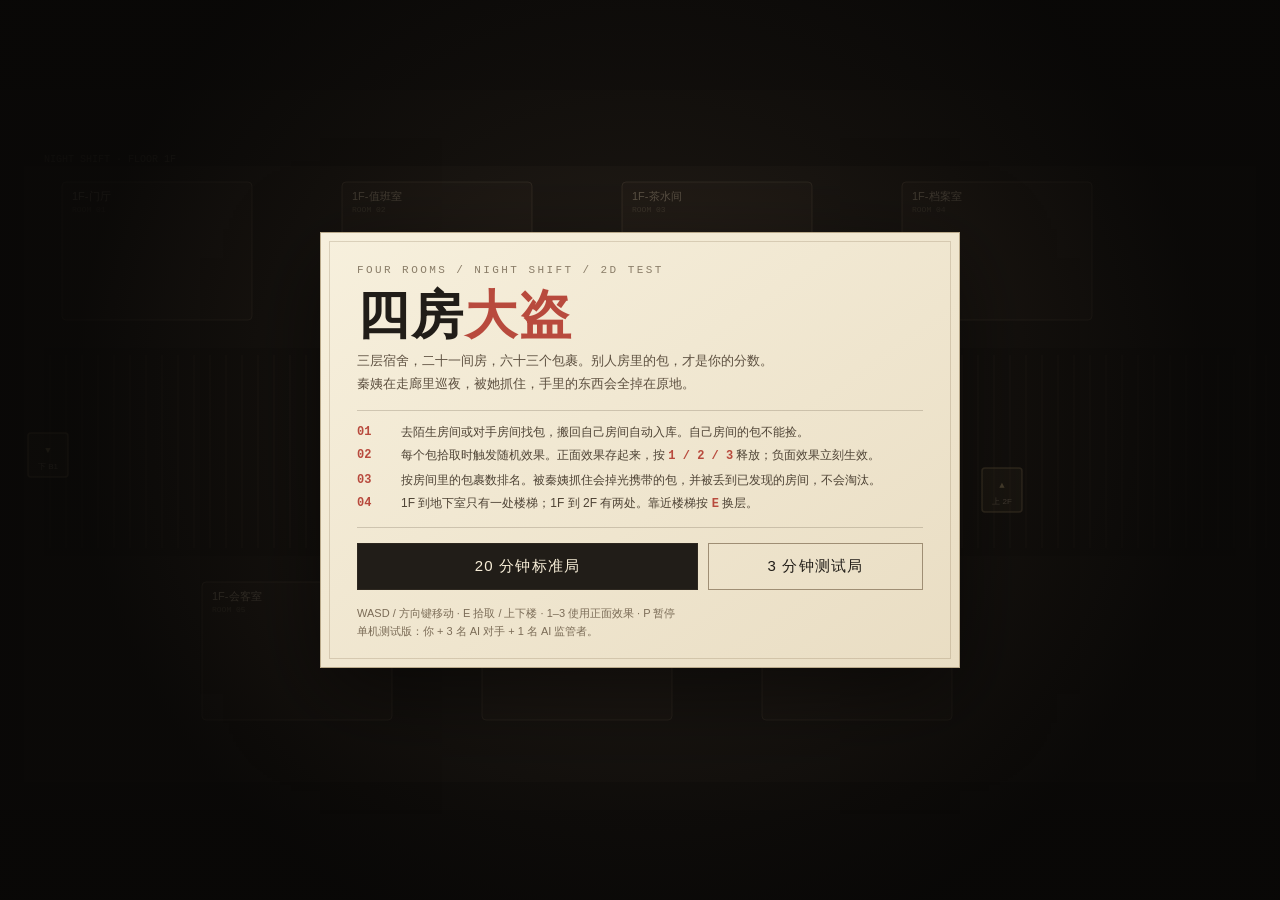
<file: rooms/index.html>
<!DOCTYPE html>
<html lang="zh-CN">
<head>
<meta charset="UTF-8">
<meta name="viewport" content="width=device-width,initial-scale=1,maximum-scale=1,user-scalable=no">
<title>四房大盗 · 抢包夜</title>
<style>
  :root{
    --ink:#211d18; --paper:#f3ecda; --paper2:#e7ddc4;
    --red:#b84a3d; --gold:#c99a45; --green:#4f7864; --muted:#8a7d68;
  }
  *{box-sizing:border-box}
  html,body{height:100%;margin:0;overflow:hidden;background:#14110e;color:var(--paper);font-family:"Microsoft YaHei","PingFang SC",sans-serif;}
  body{user-select:none;-webkit-user-select:none;touch-action:none}
  button{font-family:inherit;cursor:pointer}
  #app{position:fixed;inset:0;overflow:hidden}
  canvas{position:absolute;inset:0;width:100%;height:100%;display:block}
  .hidden{display:none!important}
  .screen{position:absolute;inset:0;display:grid;place-items:center;background:radial-gradient(circle at 50% 45%,rgba(35,28,22,.38),rgba(8,7,6,.92) 70%);z-index:20;overflow:auto;padding:18px}
  .sheet{width:min(640px,94vw);background:linear-gradient(145deg,#f7f0dd,#e9ddc3);color:var(--ink);border:1px solid #b9a98a;box-shadow:0 26px 80px rgba(0,0,0,.55);padding:30px 36px 26px;position:relative}
  .sheet:before{content:"";position:absolute;inset:8px;border:1px solid rgba(120,98,66,.22);pointer-events:none}
  .kicker{font:11px/1.4 "Courier New",monospace;letter-spacing:.22em;color:var(--muted);text-transform:uppercase}
  h1{font-family:"STKaiti","KaiTi",serif;font-size:52px;line-height:1.12;margin:8px 0 4px;letter-spacing:.04em}
  h1 em{font-style:normal;color:var(--red)}
  .sub{color:#5d5040;font-size:13px;line-height:1.8;margin:0 0 14px}
  .rule{display:grid;grid-template-columns:34px 1fr;gap:4px 10px;border-top:1px solid rgba(80,64,45,.22);border-bottom:1px solid rgba(80,64,45,.22);padding:12px 0;margin:12px 0}
  .rule b{font:700 12px/1.6 "Courier New",monospace;color:var(--red)}
  .rule span{font-size:12px;line-height:1.65;color:#4e4335}
  .start-row{display:flex;gap:10px;margin-top:15px}
  .start-btn{flex:1;border:1px solid #2e2820;background:#211d18;color:#f8eed8;padding:13px 10px;font-size:15px;letter-spacing:.08em;transition:.15s}
  .start-btn:hover{background:#b84a3d;border-color:#b84a3d}
  .start-btn.ghost{background:transparent;color:var(--ink);border-color:#9f8e74;flex:0 0 38%}
  .start-btn.ghost:hover{background:#e2d4b9;border-color:#7d6c55}
  .footnote{font-size:11px;color:#7b6c57;margin-top:14px;line-height:1.7}

  #hud{position:absolute;inset:0;pointer-events:none;z-index:5;font-size:13px}
  #topbar{position:absolute;left:20px;right:20px;top:16px;display:flex;align-items:flex-start;gap:14px}
  #brand{background:rgba(241,233,214,.94);color:#211d18;border-left:4px solid #b84a3d;padding:9px 12px 8px;box-shadow:0 4px 18px rgba(0,0,0,.3)}
  #brand b{display:block;font-family:"STKaiti","KaiTi",serif;font-size:24px;line-height:1}
  #brand small{font:9px/1.4 "Courier New",monospace;letter-spacing:.2em;color:#75644c}
  #clock-box{background:rgba(241,233,214,.94);color:#211d18;padding:7px 16px;min-width:126px;text-align:center;box-shadow:0 4px 18px rgba(0,0,0,.3)}
  #clock-box small{display:block;font:9px/1.4 "Courier New",monospace;letter-spacing:.18em;color:#75644c}
  #clock{font:700 27px/1.05 "Courier New",monospace;letter-spacing:.03em}
  #floor-tag{align-self:center;background:rgba(24,20,16,.76);border:1px solid rgba(220,200,160,.45);padding:8px 12px;color:#f2e6cc;letter-spacing:.1em}
  #pause{pointer-events:auto;margin-left:auto;width:38px;height:38px;border-radius:50%;border:1px solid rgba(240,225,195,.55);background:rgba(20,16,12,.6);color:#f4e8cf;font-size:14px}
  #board{position:absolute;right:20px;top:72px;width:208px;background:rgba(24,20,16,.78);border:1px solid rgba(220,200,160,.24);padding:10px 11px;backdrop-filter:blur(3px)}
  #board h3{margin:0 0 7px;font:10px/1.4 "Courier New",monospace;letter-spacing:.18em;color:#bba98a}
  .score-row{display:grid;grid-template-columns:13px 1fr 25px 26px;align-items:center;gap:5px;padding:4px 0;border-top:1px dashed rgba(220,200,160,.15);font-size:12px}
  .score-row:first-child{border-top:0}
  .dot{width:9px;height:9px;border-radius:50%}
  .score-row.me{color:#ffd98f}
  .score-row .nm{white-space:nowrap;overflow:hidden;text-overflow:ellipsis}
  .score-row .pc{text-align:right;font:700 15px/1 "Courier New",monospace}
  .score-row .cap{text-align:right;color:#a99b83;font-size:10px}
  #feed{position:absolute;right:20px;top:268px;width:238px;display:flex;flex-direction:column;gap:5px}
  .feed-item{background:rgba(246,238,220,.93);color:#2b241c;padding:6px 8px;font-size:11px;line-height:1.45;border-left:3px solid var(--c,#b84a3d);box-shadow:0 3px 10px rgba(0,0,0,.18)}
  .feed-item b{font:10px/1 "Courier New",monospace;color:#9a8260;margin-right:5px}
  #bottom{position:absolute;left:20px;bottom:16px;right:20px;display:flex;align-items:flex-end;gap:16px}
  #player-card{background:rgba(241,233,214,.94);color:#211d18;padding:9px 12px;min-width:214px;box-shadow:0 5px 18px rgba(0,0,0,.3)}
  #player-card .pc-top{display:flex;align-items:center;gap:7px}
  #player-card .home-dot{width:12px;height:12px;border-radius:50%}
  #player-card b{font-size:14px}
  #player-card small{font:10px/1.3 "Courier New",monospace;color:#75644c;margin-left:auto}
  #carry{display:flex;gap:4px;margin-top:6px;min-height:24px;flex-wrap:wrap}
  .chip{font:10px/1 "Microsoft YaHei",sans-serif;background:#e6d9c0;border:1px solid #beae91;padding:5px 6px;border-radius:2px}
  .chip.empty{opacity:.45;background:transparent;border-style:dashed}
  #prompt-wrap{flex:1;display:flex;justify-content:center;pointer-events:none}
  #prompt{background:rgba(24,20,16,.82);border:1px solid rgba(222,202,164,.4);color:#f2e8d4;padding:8px 14px;font-size:13px;line-height:1.5;max-width:560px;text-align:center;opacity:0;transition:.15s}
  #prompt.on{opacity:1}
  #prompt kbd{font:11px/1 "Courier New",monospace;background:#f7efdb;color:#211d18;padding:3px 5px;margin-right:6px;border-radius:2px}
  #effects{position:absolute;left:20px;bottom:92px;display:flex;gap:6px;align-items:flex-end}
  .fx-card{min-width:86px;background:rgba(246,238,220,.94);color:#2c251c;padding:7px 9px;border-top:3px solid #4f7864;box-shadow:0 4px 14px rgba(0,0,0,.25);pointer-events:auto;cursor:pointer;font-size:11px;line-height:1.35}
  .fx-card b{display:block;font-size:12px}
  .fx-card span{color:#7b6a53;font:10px/1.3 "Courier New",monospace}
  .fx-card:hover{transform:translateY(-2px)}
  .fx-empty{font-size:11px;color:#bba98a;background:rgba(20,16,12,.55);padding:6px 9px;border:1px dashed rgba(220,200,160,.3)}
  #bottom-hint{position:absolute;left:0;right:0;bottom:2px;text-align:center;color:#a29178;font:10px/1.4 "Courier New",monospace;letter-spacing:.1em;opacity:.8}
  #toast{position:absolute;top:112px;left:50%;transform:translate(-50%,-8px);background:#f5ecd7;color:#2b2318;padding:9px 18px;font-size:13px;opacity:0;pointer-events:none;transition:.2s;z-index:10;border-left:4px solid var(--red);box-shadow:0 8px 26px rgba(0,0,0,.35)}
  #toast.on{opacity:1;transform:translate(-50%,0)}
  #paused{background:rgba(10,8,6,.68);z-index:15}
  .pause-card{background:#f4ecd8;color:#211d18;padding:26px 32px;width:min(380px,90vw);text-align:center;border:1px solid #baa98c;box-shadow:0 20px 60px rgba(0,0,0,.55)}
  .pause-card h2{font-family:"STKaiti","KaiTi",serif;font-size:34px;margin:2px 0 4px}
  .pause-card p{font-size:12px;color:#6e5f4b;margin:0 0 16px}
  .pause-card button{display:block;width:100%;margin:7px 0;padding:10px;border:1px solid #2b241b;background:#211d18;color:#f5ecd8;font-size:14px}
  .pause-card button.ghost{background:transparent;color:#211d18;border-color:#9e8d73}

  #result .sheet{width:min(700px,94vw);padding:26px 32px 22px}
  #result h2{font-family:"STKaiti","KaiTi",serif;font-size:40px;line-height:1.2;margin:6px 0 4px}
  #result .result-sub{font-size:12px;color:#665845;line-height:1.7;margin-bottom:12px}
  #stamp{position:absolute;right:30px;top:22px;border:2px solid var(--red);color:var(--red);padding:5px 10px;font-family:"STKaiti","KaiTi",serif;font-size:20px;transform:rotate(5deg)}
  #rank{font:700 44px/1 "Courier New",monospace;color:var(--red);margin:0 0 3px}
  .result-stats{display:grid;grid-template-columns:repeat(3,1fr);gap:10px;border-top:1px solid #c8b99e;border-bottom:1px solid #c8b99e;padding:10px 0;margin:12px 0}
  .stat small{display:block;font:10px/1.4 "Courier New",monospace;color:#84745c;letter-spacing:.1em}
  .stat b{font:700 22px/1.2 "Courier New",monospace}
  .board-head,.board-row{display:grid;grid-template-columns:34px 1fr 52px 58px 52px;gap:6px;align-items:center;padding:7px 8px;font-size:12px}
  .board-head{font:9px/1.4 "Courier New",monospace;color:#83725a;border-bottom:1px solid #c8b99e;letter-spacing:.1em}
  .board-row{border-bottom:1px dashed #d5c7ad}
  .board-row.me{background:#efe1c3}
  .board-row .rk{font:700 15px/1 "Courier New",monospace;color:#9c8b72;text-align:center}
  .board-row .nm{display:flex;align-items:center;gap:6px;font-weight:700}
  .board-row .nm i{width:9px;height:9px;border-radius:50%;display:inline-block}
  .board-row .num{text-align:right;font:700 14px/1 "Courier New",monospace}
  .board-row .cap{text-align:right;color:#7d6c56;font:10px/1.3 "Courier New",monospace}
  .result-actions{display:flex;gap:9px;margin-top:16px}
  .result-actions button{flex:1;padding:11px;border:1px solid #2c251c;background:#211d18;color:#f6edda;font-size:14px}
  .result-actions button.ghost{background:transparent;color:#211d18;border-color:#9d8c72}
  #mobile-hint{display:none;position:absolute;left:10px;right:10px;bottom:10px;background:rgba(20,16,12,.8);color:#e9dcc4;padding:7px;text-align:center;font-size:11px;z-index:12}
  @media (max-width:760px){
    h1{font-size:36px}.sheet{padding:24px 20px 20px}
    #brand{padding:7px 9px}#brand b{font-size:19px}#clock{font-size:22px}
    #board{display:none}#feed{display:none}#bottom{left:10px;right:10px;bottom:8px}
    #player-card{min-width:0;flex:1}#prompt-wrap{display:none}#effects{bottom:78px;left:10px}
    #mobile-hint{display:block}
    .rule{grid-template-columns:26px 1fr}
  }
</style>
</head>
<body>
<div id="app">
  <canvas id="cv"></canvas>

  <div id="menu" class="screen">
    <div class="sheet">
      <div class="kicker">FOUR ROOMS / NIGHT SHIFT / 2D TEST</div>
      <h1>四房<em>大盗</em></h1>
      <p class="sub">三层宿舍，二十一间房，六十三个包裹。别人房里的包，才是你的分数。<br>秦姨在走廊里巡夜，被她抓住，手里的东西会全掉在原地。</p>
      <div class="rule">
        <b>01</b><span>去陌生房间或对手房间找包，搬回自己房间自动入库。自己房间的包不能捡。</span>
        <b>02</b><span>每个包拾取时触发随机效果。正面效果存起来，按 <b>1 / 2 / 3</b> 释放；负面效果立刻生效。</span>
        <b>03</b><span>按房间里的包裹数排名。被秦姨抓住会掉光携带的包，并被丢到已发现的房间，不会淘汰。</span>
        <b>04</b><span>1F 到地下室只有一处楼梯；1F 到 2F 有两处。靠近楼梯按 <b>E</b> 换层。</span>
      </div>
      <div class="start-row">
        <button class="start-btn" id="start20">20 分钟标准局</button>
        <button class="start-btn ghost" id="start3">3 分钟测试局</button>
      </div>
      <div class="footnote">WASD / 方向键移动 · E 拾取 / 上下楼 · 1–3 使用正面效果 · P 暂停<br>单机测试版：你 + 3 名 AI 对手 + 1 名 AI 监管者。</div>
    </div>
  </div>

  <div id="hud" class="hidden">
    <div id="topbar">
      <div id="brand"><b>四房大盗</b><small>FOUR ROOMS · 23:47</small></div>
      <div id="clock-box"><small>天亮倒计时</small><div id="clock">20:00</div></div>
      <div id="floor-tag">1F · 门厅</div>
      <button id="pause" title="暂停">Ⅱ</button>
    </div>
    <div id="board"><h3>本场排名 / 入库数</h3><div id="board-rows"></div></div>
    <div id="feed"></div>
    <div id="toast"></div>
    <div id="effects"></div>
    <div id="bottom">
      <div id="player-card">
        <div class="pc-top"><span class="home-dot" id="home-dot"></span><b id="pc-name">你</b><small id="home-label">1F-01</small></div>
        <div id="carry"></div>
      </div>
      <div id="prompt-wrap"><div id="prompt"></div></div>
    </div>
    <div id="bottom-hint">WASD 移动 · E 拾取 / 楼梯 · 1–3 正面效果 · P 暂停</div>
  </div>

  <div id="paused" class="screen hidden">
    <div class="pause-card">
      <div class="kicker">PAUSED / 暂停</div>
      <h2>先喘口气。</h2>
      <p>秦姨也在等你。</p>
      <button id="resume">继续搬</button>
      <button id="quit" class="ghost">回大厅</button>
    </div>
  </div>

  <div id="result" class="screen hidden">
    <div class="sheet">
      <div id="stamp">天亮收工</div>
      <div class="kicker">SUNRISE / 结算</div>
      <h2 id="res-title">天亮了，清算开始。</h2>
      <div class="result-sub" id="res-sub"></div>
      <div id="rank">#1 / 4</div>
      <div class="result-stats" id="res-stats"></div>
      <div class="board-head"><span>名次</span><span>玩家</span><span style="text-align:right">入库</span><span style="text-align:right">携带</span><span style="text-align:right">被抓</span></div>
      <div id="res-table"></div>
      <div class="result-actions">
        <button id="again">再来一局</button>
        <button id="menu-btn" class="ghost">回大厅</button>
      </div>
    </div>
  </div>
  <div id="mobile-hint">建议横屏；本测试版需要键盘 E / 1–3。</div>
</div>

<script>
(() => {
  'use strict';
  const W = 1280, H = 720;
  const cv = document.getElementById('cv');
  const ctx = cv.getContext('2d');
  const $ = id => document.getElementById(id);
  const ui = {
    menu: $('menu'), hud: $('hud'), paused: $('paused'), result: $('result'),
    clock: $('clock'), floor: $('floor-tag'), board: $('board-rows'), feed: $('feed'),
    prompt: $('prompt'), effects: $('effects'), carry: $('carry'),
    homeDot: $('home-dot'), homeLabel: $('home-label'), name: $('pc-name'),
    toast: $('toast'), resTitle: $('res-title'), resSub: $('res-sub'), rank: $('rank'),
    resStats: $('res-stats'), resTable: $('res-table'), stamp: $('stamp')
  };

  const FLOOR_NAMES = ['地下室', '1F', '2F'];
  const FLOOR_SHORT = ['B1', '1F', '2F'];
  const ROOM_NAMES = [
    ['旧仓库','配电间','洗衣房','杂物间','锅炉房','冷库','暗廊'],
    ['门厅','值班室','茶水间','档案室','会客室','储物间','走廊'],
    ['宿舍','书库','器材间','棋牌室','露台','医务室','长廊']
  ];
  const ROOM_COLORS = [
    ['#8d6a4d','#6f7d6b','#7a6d86','#9a6d55','#6b7a7b','#8a7a5b','#6e6258'],
    ['#b06b4b','#557d78','#9a814e','#6b7c95','#927060','#6c8270','#8a735c'],
    ['#8e6573','#6c7b65','#8b7858','#6f6a8a','#9b7a55','#5e7c76','#7f6d5c']
  ];
  const HOME_CANDIDATES = [{f:1,r:0},{f:1,r:4},{f:0,r:2},{f:2,r:5}];
  const PLAYER_COLORS = ['#e8c170','#7fb8c9','#d58373','#91b987'];
  const PLAYER_NAMES = ['你','阿迅','老陈','小北'];

  const POS_EFFECTS = [
    {id:'rush', name:'疾跑', desc:'6 秒移速 +55%'},
    {id:'invis', name:'隐身', desc:'5 秒内秦姨看不见你'},
    {id:'stop', name:'时停', desc:'秦姨定住 5 秒'},
    {id:'shield', name:'护盾', desc:'挡下一次抓捕'},
    {id:'teleport', name:'传送', desc:'立刻回到自己房间'},
    {id:'light', name:'轻身', desc:'30 秒携带上限 +2'},
    {id:'grab', name:'顺手', desc:'收走本房最多 3 个包'},
    {id:'decoy', name:'诱饵', desc:'秦姨被假人吸引 6 秒'}
  ];
  const NEG_EFFECTS = [
    {id:'drop', name:'手滑', desc:'掉 1 个包'},
    {id:'slow', name:'打滑', desc:'减速 4 秒'},
    {id:'alert', name:'警报', desc:'秦姨锁定你 8 秒'},
    {id:'stun', name:'眩晕', desc:'原地定住 1.5 秒'},
    {id:'heavy', name:'增重', desc:'20 秒携带上限 -1'}
  ];

  let G = null;
  let lastMinutes = 20;
  let cam = { scale: 1, ox: 0, oy: 0 };
  let lastTs = 0;
  let toastTimer = 0, shake = 0;

  function rand(a = 0, b = 1) { return a + Math.random() * (b - a); }
  function choice(a) { return a[Math.floor(Math.random() * a.length)]; }
  function clamp(v, a, b) { return Math.max(a, Math.min(b, v)); }
  function shuffle(a) { for (let i = a.length - 1; i > 0; i--) { const j = Math.floor(Math.random() * (i + 1)); [a[i], a[j]] = [a[j], a[i]]; } return a; }
  function fmt(t) { t = Math.max(0, Math.ceil(t)); return String(Math.floor(t / 60)).padStart(2, '0') + ':' + String(t % 60).padStart(2, '0'); }
  function dist(a, b) { return Math.hypot(a.x - b.x, a.y - b.y); }

  let ROOMS = [];
  function buildRooms() {
    ROOMS = [];
    for (let f = 0; f < 3; f++) {
      for (let r = 0; r < 7; r++) {
        const top = r < 4;
        const x = top ? 62 + r * 280 : 202 + (r - 4) * 280;
        const y = top ? 92 : 492;
        ROOMS.push({
          id: f * 7 + r, f, r, name: FLOOR_SHORT[f] + '-' + ROOM_NAMES[f][r],
          x, y, w: 190, h: 138, cx: x + 95, cy: y + 69,
          color: ROOM_COLORS[f][r]
        });
      }
    }
  }
  buildRooms();
  const roomById = id => ROOMS[id];
  const roomAt = (f, x, y) => ROOMS.find(r => r.f === f && x >= r.x && x <= r.x + r.w && y >= r.y && y <= r.y + r.h) || null;

  const STAIRS = [
    [{ x: 48, y: 365, to: 1, label: '上 1F' }],
    [{ x: 48, y: 365, to: 0, label: '下 B1' }, { x: 918, y: 318, to: 2, label: '上 2F' }, { x: 1002, y: 400, to: 2, label: '上 2F' }],
    [{ x: 918, y: 318, to: 1, label: '下 1F' }, { x: 1002, y: 400, to: 1, label: '下 1F' }]
  ];
  function stairsOn(f) { return STAIRS[f] || []; }

  function resize() {
    const dpr = Math.min(window.devicePixelRatio || 1, 2);
    cv.width = Math.round(innerWidth * dpr);
    cv.height = Math.round(innerHeight * dpr);
    cam.scale = Math.min(innerWidth / W, innerHeight / H);
    cam.ox = (innerWidth - W * cam.scale) / 2;
    cam.oy = (innerHeight - H * cam.scale) / 2;
    cam.dpr = dpr;
  }
  addEventListener('resize', resize);

  function toWorld(clientX, clientY) {
    const rect = cv.getBoundingClientRect();
    return { x: (clientX - rect.left - cam.ox) / cam.scale, y: (clientY - rect.top - cam.oy) / cam.scale };
  }

  function makePlayers(homes) {
    return PLAYER_NAMES.map((name, i) => {
      const h = homes[i];
      const room = roomById(h.f * 7 + h.r);
      return {
        id: i, name, color: PLAYER_COLORS[i], isAI: i !== 0,
        homeF: h.f, homeR: h.r, homeRoom: h.f * 7 + h.r,
        floor: h.f, x: room.cx, y: room.cy,
        carrying: [], effects: [], captures: 0, lastDeposit: -1,
        stunUntil: 0, protectUntil: 2.2, hasteUntil: 0, slowUntil: 0,
        invisUntil: 0, lightUntil: 0, heavyUntil: 0, shield: false,
        target: null, aiState: '找包'
      };
    });
  }

  function makePackages(homes) {
    const homeKeys = new Set(homes.map(h => h.f * 7 + h.r));
    const arr = [];
    for (const room of ROOMS) {
      const slots = [[42, 52], [96, 38], [148, 86]];
      for (let i = 0; i < 3; i++) {
        arr.push({
          id: room.id * 3 + i, f: room.f, r: room.r, roomId: room.id,
          x: room.x + slots[i][0], y: room.y + slots[i][1],
          carrier: null, storedBy: -1,
          color: room.color, name: room.name, home: homeKeys.has(room.id)
        });
      }
    }
    return arr;
  }

  function startGame(minutes = 20) {
    lastMinutes = minutes;
    const homes = shuffle(HOME_CANDIDATES.slice());
    const players = makePlayers(homes);
    const packages = makePackages(homes);
    const discovered = new Set(homes.map(h => h.f * 7 + h.r));
    G = {
      state: 'playing', t: 0, timeLeft: minutes * 60, totalTime: minutes * 60,
      minutes, players, packages, warden: {
        floor: 1, x: 640, y: 365, target: null, stunUntil: 0, freezeUntil: 0,
        decoy: null, decoyUntil: 0, forced: null, forcedUntil: 0, path: null
      },
      floor: players[0].floor, discovered, feed: [], prompt: '', ending: false,
      resultShown: false, lastSec: -1
    };
    G.floor = players[0].floor;
    hide(ui.menu); hide(ui.paused); hide(ui.result); show(ui.hud);
    ui.hud.classList.remove('hidden');
    feed('午夜 23:47：六十三件包裹已经藏好。', '#c99a45');
    feed('你的房间是 ' + homeLabel(players[0]) + '，把别人的包搬回来。', players[0].color);
    feed('秦姨 6 秒后开始巡夜。', '#b84a3d');
    toast('先看清自己房间的位置');
    updateHUD(true);
  }

  function homeLabel(p) { return FLOOR_SHORT[p.homeF] + '-' + ROOM_NAMES[p.homeF][p.homeR]; }
  function isHome(p) { const r = roomAt(p.floor, p.x, p.y); return r && r.id === p.homeRoom; }
  function score(p) { return G.packages.reduce((n, b) => n + (!b.carrier && b.f === p.homeF && b.roomId === p.homeRoom ? 1 : 0), 0); }
  function carried(p) { return p.carrying.length; }
  function cap(p) { return Math.max(1, 2 + (G.t < p.lightUntil ? 2 : 0) - (G.t < p.heavyUntil ? 1 : 0)); }
  function effectNames(p) { return p.effects.map(e => e.name).join(' / ') || '无'; }

  function hide(el) { el.classList.add('hidden'); }
  function show(el) { el.classList.remove('hidden'); }
  function toast(msg) {
    ui.toast.textContent = msg; ui.toast.classList.add('on'); toastTimer = 2.1;
  }
  function feed(msg, color = '#b84a3d') {
    if (!G) return;
    G.feed.unshift({ msg, color });
    if (G.feed.length > 5) G.feed.pop();
  }
  function setPrompt(html) {
    G.prompt = html || '';
    ui.prompt.innerHTML = html ? html : '';
    ui.prompt.classList.toggle('on', !!html);
  }
  function playerAtRoom(f, r) { return G.players.filter(p => p.floor === f && roomAt(p.floor, p.x, p.y)?.r === r); }

  function pickupEffect(p) {
    if (Math.random() < 0.58) {
      const fx = choice(POS_EFFECTS);
      if (p.isAI) {
        applyPositive(p, fx);
      } else if (p.effects.length < 3) {
        p.effects.push(fx);
        feed(p.name + ' 拿到了「' + fx.name + '」，按 1–3 释放。', p.color);
        toast('获得正面效果：' + fx.name);
      } else {
        p.hasteUntil = Math.max(p.hasteUntil, G.t + 3);
        feed(p.name + ' 的效果栏满了，转化为 3 秒疾跑。', p.color);
      }
    } else {
      const fx = choice(NEG_EFFECTS);
      applyNegative(p, fx);
    }
  }

  function applyPositive(p, fx) {
    switch (fx.id) {
      case 'rush': p.hasteUntil = Math.max(p.hasteUntil, G.t + 6); feed(p.name + ' 疾跑 6 秒。', p.color); break;
      case 'invis': p.invisUntil = Math.max(p.invisUntil, G.t + 5); feed(p.name + ' 隐身了 5 秒。', p.color); break;
      case 'stop': G.warden.freezeUntil = Math.max(G.warden.freezeUntil, G.t + 5); feed(p.name + ' 让秦姨定住了 5 秒。', p.color); break;
      case 'shield': p.shield = true; feed(p.name + ' 获得护盾，能挡一次抓捕。', p.color); break;
      case 'teleport':
        p.floor = p.homeF; p.x = roomById(p.homeRoom).cx; p.y = roomById(p.homeRoom).cy;
        feed(p.name + ' 传送回了自己房间。', p.color); deposit(p); break;
      case 'light': p.lightUntil = Math.max(p.lightUntil, G.t + 30); feed(p.name + ' 轻身 30 秒，携带上限 +2。', p.color); break;
      case 'grab': {
        const room = roomAt(p.floor, p.x, p.y);
        if (!room) break;
        const here = G.packages.filter(b => !b.carrier && b.storedBy < 0 && b.roomId === room.id && room.id !== p.homeRoom);
        let n = 0;
        for (const b of here) {
          if (p.carrying.length >= cap(p)) break;
          b.carrier = p; p.carrying.push(b); n++;
          if (n >= 3) break;
        }
        feed(p.name + ' 顺手收走了 ' + n + ' 个包。', p.color); break;
      }
      case 'decoy': G.warden.decoy = p; G.warden.decoyUntil = G.t + 6; feed(p.name + ' 放出诱饵，秦姨转向了假人。', p.color); break;
    }
  }

  function applyNegative(p, fx) {
    switch (fx.id) {
      case 'drop': {
        if (!p.carrying.length) break;
        const b = p.carrying.splice(Math.floor(Math.random() * p.carrying.length), 1)[0];
        dropOne(b, p); feed(p.name + ' 手滑，掉了 1 个包。', '#b84a3d'); break;
      }
      case 'slow': p.slowUntil = Math.max(p.slowUntil, G.t + 4); feed(p.name + ' 打滑了，减速 4 秒。', '#b84a3d'); break;
      case 'alert': G.warden.forced = p; G.warden.forcedUntil = G.t + 8; feed(p.name + ' 拉响警报，秦姨盯上了他。', '#b84a3d'); break;
      case 'stun': p.stunUntil = Math.max(p.stunUntil, G.t + 1.5); feed(p.name + ' 被绊了一下，定住 1.5 秒。', '#b84a3d'); break;
      case 'heavy': p.heavyUntil = Math.max(p.heavyUntil, G.t + 20); feed(p.name + ' 变重了，20 秒携带上限 -1。', '#b84a3d'); break;
    }
  }

  function dropOne(b, p) {
    b.carrier = null; b.storedBy = -1; b.f = p.floor;
    b.x = clamp(p.x + rand(-22, 22), 30, W - 30);
    b.y = clamp(p.y + rand(-22, 22), 90, H - 30);
    const room = roomAt(b.f, b.x, b.y); b.roomId = room ? room.id : -1; b.r = room ? room.r : -1;
  }

  function dropAll(p) {
    for (const b of p.carrying) {
      b.carrier = null; b.storedBy = -1; b.f = p.floor;
      b.x = clamp(p.x + rand(-26, 26), 30, W - 30);
      b.y = clamp(p.y + rand(-26, 26), 90, H - 30);
      const room = roomAt(b.f, b.x, b.y); b.roomId = room ? room.id : -1; b.r = room ? room.r : -1;
    }
    p.carrying = [];
  }

  function deposit(p) {
    if (!p.carrying.length) return;
    for (const b of p.carrying) {
      b.carrier = null; b.storedBy = p.id;
      b.f = p.homeF; b.roomId = p.homeRoom; b.r = p.homeR;
      b.x = roomById(p.homeRoom).cx + rand(-45, 45);
      b.y = roomById(p.homeRoom).cy + rand(-32, 32);
    }
    const n = p.carrying.length;
    p.carrying = [];
    p.lastDeposit = G.t;
    feed(p.name + ' 入库 ' + n + ' 个包。', p.color);
    if (!p.isAI) toast('入库 +' + n);
  }

  function pickup(p, b) {
    if (p.carrying.length >= cap(p)) { if (!p.isAI) toast('拿不下了'); return false; }
    if (b.f === p.homeF && b.roomId === p.homeRoom) { if (!p.isAI) toast('自己房间的包不能捡'); return false; }
    b.carrier = p; b.storedBy = -1; p.carrying.push(b);
    feed(p.name + ' 在 ' + FLOOR_SHORT[b.f] + '-' + ROOM_NAMES[b.f][b.r] + ' 捡到 1 个包。', p.color);
    pickupEffect(p);
    return true;
  }

  function nearestPackage(p) {
    let best = null, bd = Infinity;
    for (const b of G.packages) {
      if (b.carrier || b.f !== p.floor) continue;
      if (b.f === p.homeF && b.roomId === p.homeRoom) continue;
      const d = Math.hypot(b.x - p.x, b.y - p.y);
      if (d < bd) { bd = d; best = b; }
    }
    return { b: best, d: bd };
  }

  function nearestStair(f, to) {
    let best = null, bd = Infinity;
    for (const s of stairsOn(f)) {
      if (s.to !== to) continue;
      const d = Math.hypot(s.x - p.x, s.y - p.y);
      if (d < bd) { bd = d; best = s; }
    }
    return best;
  }

  function stairToward(f, tf, fromX, fromY) {
    const opts = stairsOn(f);
    let best = null, bd = Infinity;
    for (const s of opts) {
      const reach = s.to === tf || (f === 0 && s.to === 1) || (f === 2 && s.to === 1) || (f === 1 && s.to !== 1);
      if (!reach) continue;
      const d = Math.hypot(s.x - fromX, s.y - fromY);
      if (d < bd) { bd = d; best = s; }
    }
    return best || opts[0] || null;
  }

  function useStair(p, s) {
    if (!s) return false;
    p.floor = s.to;
    p.x = s.x + (s.to === 0 ? 34 : 30);
    p.y = s.y + (s.to === 2 ? -48 : 48);
    p.floor = s.to;
    G.floor = p.floor;
    const room = roomAt(p.floor, p.x, p.y);
    if (room) discover(room.id);
    feed(p.name + ' 走楼梯到了 ' + FLOOR_SHORT[p.floor] + '。', p.color);
    if (!p.isAI) toast('到了 ' + FLOOR_NAMES[p.floor]);
    return true;
  }

  function discover(id) {
    if (id != null) G.discovered.add(id);
  }

  function interact() {
    if (!G || G.state !== 'playing') return;
    const p = G.players[0];
    if (G.t < p.stunUntil) return;
    const room = roomAt(p.floor, p.x, p.y);
    if (room) discover(room.id);
    const near = nearestPackage(p);
    const stairs = stairsOn(p.floor);
    let ns = null, nd = 52;
    for (const s of stairs) {
      const d = Math.hypot(s.x - p.x, s.y - p.y);
      if (d < nd) { nd = d; ns = s; }
    }
    if (near.b && near.d < 34) {
      pickup(p, near.b); return;
    }
    if (ns) { useStair(p, ns); return; }
    if (room && room.id === p.homeRoom && p.carrying.length) { deposit(p); return; }
    if (room && room.id === p.homeRoom) { toast('这是你的房间，走到这里会自动入库。'); return; }
  }

  function chooseWardenTarget() {
    const w = G.warden;
    if (w.decoy && G.t < w.decoyUntil && G.t >= G.players[w.decoy.id]?.invisUntil) return w.decoy;
    if (w.forced && G.t < w.forcedUntil) return w.forced;
    let best = null, bs = -Infinity;
    for (const p of G.players) {
      if (G.t < p.protectUntil || G.t < p.invisUntil) continue;
      const same = p.floor === w.floor ? 1 : 0;
      const carrying = p.carrying.length > 0 ? 30 : 0;
      const d = p.floor === w.floor ? Math.hypot(p.x - w.x, p.y - w.y) : 400;
      const s = same * 50 + carrying - d * 0.04;
      if (s > bs) { bs = s; best = p; }
    }
    return best;
  }

  function wardenUpdate(dt) {
    const w = G.warden;
    if (G.t < 6) return;
    if (G.t < w.stunUntil || G.t < w.freezeUntil) return;
    if (!w.target || (w.target === w.decoy && G.t >= w.decoyUntil) || (w.target === w.forced && G.t >= w.forcedUntil) || G.t < w.target.protectUntil) {
      w.target = chooseWardenTarget();
    }
    const p = w.target;
    if (!p) return;
    if (p.floor !== w.floor) {
      const s = stairToward(w.floor, p.floor, w.x, w.y);
      if (s) {
        const d = Math.hypot(s.x - w.x, s.y - w.y);
        if (d < 26) {
          w.floor = s.to; w.x = s.x; w.y = s.y + (s.to === 2 ? -40 : 30);
        } else {
          const sp = 142 * dt;
          const ang = Math.atan2(s.y - w.y, s.x - w.x);
          w.x += Math.cos(ang) * sp; w.y += Math.sin(ang) * sp;
        }
      }
      return;
    }
    const d = Math.hypot(p.x - w.x, p.y - w.y);
    if (d < 26) {
      capture(p); return;
    }
    const sp = 146 * dt;
    const ang = Math.atan2(p.y - w.y, p.x - w.x);
    w.x += Math.cos(ang) * sp; w.y += Math.sin(ang) * sp;
  }

  function capture(p) {
    const w = G.warden;
    if (p.shield) {
      p.shield = false; w.stunUntil = G.t + 1.5;
      feed(p.name + ' 的护盾挡住了秦姨。', p.color);
      w.target = null; return;
    }
    const n = p.carrying.length;
    dropAll(p);
    p.captures++;
    const known = [...G.discovered].map(id => roomById(id));
    const room = choice(known) || roomById(p.homeRoom);
    p.floor = room.f; p.x = room.cx; p.y = room.cy;
    p.stunUntil = G.t + 1.5; p.protectUntil = G.t + 3;
    w.stunUntil = G.t + 1.4; w.target = null;
    feed(p.name + ' 被秦姨抓住，掉了 ' + n + ' 个包，被丢到 ' + room.name + '。', '#b84a3d');
    if (!p.isAI) { toast('你被秦姨抓住了，掉了 ' + n + ' 个包'); shake = 0.6; }
  }

  function speedOf(p) {
    let s = 158;
    if (G.t < p.hasteUntil) s *= 1.55;
    if (G.t < p.slowUntil) s *= 0.55;
    return s;
  }

  function moveToward(p, x, y, dt, speed) {
    const d = Math.hypot(x - p.x, y - p.y);
    if (d < 1) return;
    const step = Math.min(d, speed * dt);
    p.x += (x - p.x) / d * step;
    p.y += (y - p.y) / d * step;
    p.x = clamp(p.x, 24, W - 24); p.y = clamp(p.y, 86, H - 28);
  }

  function aiUpdate(p, dt) {
    if (G.t < p.stunUntil) return;
    const room = roomAt(p.floor, p.x, p.y);
    if (room) discover(room.id);
    if (room && room.id === p.homeRoom) {
      if (p.carrying.length) deposit(p);
      if (!p.carrying.length) {
        p.aiState = '找包';
      }
    }
    let targetPkg = null;
    if (p.target) {
      if (p.target.carrier || (p.target.f === p.homeF && p.target.roomId === p.homeRoom)) p.target = null;
      else targetPkg = p.target;
    }
    if (p.carrying.length >= cap(p) || (p.carrying.length && G.warden.target === p)) {
      // go home
      if (p.floor !== p.homeF) {
        const s = stairToward(p.floor, p.homeF, p.x, p.y);
        if (s) {
          const d = Math.hypot(s.x - p.x, s.y - p.y);
          if (d < 24) { p.floor = s.to; p.x = s.x; p.y = s.y + (s.to === 2 ? -38 : 34); }
          else moveToward(p, s.x, s.y, dt, speedOf(p) * 0.92);
        }
      } else {
        const home = roomById(p.homeRoom);
        moveToward(p, home.cx, home.cy, dt, speedOf(p) * 0.92);
      }
      p.aiState = '搬回家';
      return;
    }
    if (!targetPkg) {
      let bd = Infinity;
      for (const b of G.packages) {
        if (b.carrier) continue;
        if (b.f === p.homeF && b.roomId === p.homeRoom) continue;
        const d = Math.hypot(b.x - p.x, b.y - p.y) + (b.f === p.floor ? 0 : 500);
        if (d < bd) { bd = d; targetPkg = b; }
      }
      p.target = targetPkg;
    }
    if (!targetPkg) { p.aiState = '闲逛'; return; }
    if (targetPkg.f !== p.floor) {
      const s = stairToward(p.floor, targetPkg.f, p.x, p.y);
      if (s) {
        const d = Math.hypot(s.x - p.x, s.y - p.y);
        if (d < 24) { p.floor = s.to; p.x = s.x; p.y = s.y + (s.to === 2 ? -38 : 34); }
        else moveToward(p, s.x, s.y, dt, speedOf(p) * 0.9);
      }
      p.aiState = '去 ' + FLOOR_SHORT[targetPkg.f];
      return;
    }
    const d = Math.hypot(targetPkg.x - p.x, targetPkg.y - p.y);
    if (d < 28) { pickup(p, targetPkg); p.target = null; return; }
    moveToward(p, targetPkg.x, targetPkg.y, dt, speedOf(p) * 0.9);
    p.aiState = '找包';
  }

  function humanUpdate(p, dt) {
    if (G.t < p.stunUntil) return;
    let dx = 0, dy = 0;
    if (keys.has('KeyW') || keys.has('ArrowUp')) dy -= 1;
    if (keys.has('KeyS') || keys.has('ArrowDown')) dy += 1;
    if (keys.has('KeyA') || keys.has('ArrowLeft')) dx -= 1;
    if (keys.has('KeyD') || keys.has('ArrowRight')) dx += 1;
    if (dx || dy) {
      const l = Math.hypot(dx, dy); dx /= l; dy /= l;
      p.x = clamp(p.x + dx * speedOf(p) * dt, 24, W - 24);
      p.y = clamp(p.y + dy * speedOf(p) * dt, 86, H - 28);
    }
    const room = roomAt(p.floor, p.x, p.y);
    if (room) {
      discover(room.id);
      if (room.id === p.homeRoom && p.carrying.length) deposit(p);
    }
  }

  const keys = new Set();
  addEventListener('keydown', e => {
    if (['Space','ArrowUp','ArrowDown','ArrowLeft','ArrowRight'].includes(e.code)) e.preventDefault();
    if (!G || G.state !== 'playing') {
      if (e.code === 'KeyP' || e.code === 'Escape') { if (G && G.state === 'paused') resume(); }
      return;
    }
    if (e.code === 'KeyP' || e.code === 'Escape') { pause(); return; }
    if (e.code === 'KeyE') { interact(); return; }
    if (e.code === 'Digit1' || e.code === 'Digit2' || e.code === 'Digit3') { useEffect(Number(e.code.slice(-1)) - 1); return; }
    keys.add(e.code);
  });
  addEventListener('keyup', e => keys.delete(e.code));

  function useEffect(i) {
    if (!G || G.state !== 'playing') return;
    const p = G.players[0];
    if (i < 0 || i >= p.effects.length) return;
    const fx = p.effects.splice(i, 1)[0];
    applyPositive(p, fx);
    toast('释放：' + fx.name);
  }

  function pause() { if (!G || G.state !== 'playing') return; G.state = 'paused'; show(ui.paused); }
  function resume() { if (!G || G.state !== 'paused') return; G.state = 'playing'; hide(ui.paused); lastTs = performance.now(); }

  function finishGame() {
    if (!G || G.state === 'result') return;
    G.state = 'result';
    const ranked = G.players.slice().sort((a, b) => score(b) - score(a) || a.captures - b.captures || b.lastDeposit - a.lastDeposit);
    const me = ranked.findIndex(p => p.id === 0);
    G.ranked = ranked;
    G.result = { rank: me + 1, win: me === 0 };
    showResult();
  }

  function showResult() {
    hide(ui.hud); hide(ui.paused); hide(ui.menu); show(ui.result);
    const me = G.players[0];
    const rank = G.result.rank;
    ui.resTitle.textContent = G.result.win ? '天亮了，你守住了这栋楼。' : '天亮了，清算开始。';
    ui.resSub.textContent = G.result.win ? '四间房，六十三件包裹，你把最多的一批留在了自己屋里。' : '你入库 ' + score(me) + ' 个包，秦姨记下了你的 ' + me.captures + ' 次被抓。';
    ui.rank.textContent = '#' + rank + ' / 4';
    ui.stamp.textContent = G.result.win ? '第一名' : '第 ' + rank + ' 名';
    ui.stamp.style.borderColor = G.result.win ? '#4f7864' : '#b84a3d';
    ui.stamp.style.color = G.result.win ? '#4f7864' : '#b84a3d';
    ui.resStats.innerHTML = `
      <div class="stat"><small>你的入库</small><b>${score(me)}</b></div>
      <div class="stat"><small>携带上限</small><b>${cap(me)}</b></div>
      <div class="stat"><small>被抓次数</small><b>${me.captures}</b></div>`;
    ui.resTable.innerHTML = G.ranked.map((p, i) => `
      <div class="board-row ${p.id === 0 ? 'me' : ''}">
        <span class="rk">${String(i + 1).padStart(2, '0')}</span>
        <span class="nm"><i style="background:${p.color}"></i>${p.name}${p.isAI ? '' : '（你）'}</span>
        <span class="num">${score(p)}</span>
        <span class="num">${p.carrying.length}</span>
        <span class="cap">${p.captures}</span>
      </div>`).join('');
  }

  function showMenu() {
    G = null;
    ui.hud.classList.add('hidden');
    hide(ui.result); hide(ui.paused); show(ui.menu);
  }

  function update(dt) {
    if (!G || G.state !== 'playing') return;
    G.t += dt;
    G.timeLeft -= dt;
    if (G.timeLeft <= 0) { G.timeLeft = 0; finishGame(); return; }
    for (const p of G.players) {
      if (p.isAI) aiUpdate(p, dt); else humanUpdate(p, dt);
    }
    wardenUpdate(dt);
    G.floor = G.players[0].floor;
    // expire transient effects
    for (const p of G.players) {
      if (p.effects.length > 3) p.effects.length = 3;
    }
    updateHUD();
  }

  function updatePrompt() {
    if (!G) return;
    const p = G.players[0];
    const room = roomAt(p.floor, p.x, p.y);
    if (room && room.id === p.homeRoom) {
      setPrompt(p.carrying.length ? '<kbd>E</kbd> 放回自己房间（走到这里会自动入库）' : '自己的房间 · 走到这里会自动入库');
      return;
    }
    const near = nearestPackage(p);
    if (near.b && near.d < 34) {
      if (p.carrying.length >= cap(p)) setPrompt('拿不下了 · 回自己房间入库');
      else setPrompt('<kbd>E</kbd> 捡起 ' + FLOOR_SHORT[near.b.f] + '-' + ROOM_NAMES[near.b.f][near.b.r] + ' 的包裹');
      return;
    }
    for (const s of stairsOn(p.floor)) {
      if (Math.hypot(s.x - p.x, s.y - p.y) < 52) { setPrompt('<kbd>E</kbd> ' + s.label); return; }
    }
    if (room && room.id === p.homeRoom) return;
    setPrompt(p.carrying.length ? '回自己房间：' + homeLabel(p) : '去找别人的包');
  }

  function updateHUD(force) {
    if (!G) return;
    ui.clock.textContent = fmt(G.timeLeft);
    const room = roomAt(G.floor, G.players[0].x, G.players[0].y);
    ui.floor.textContent = FLOOR_SHORT[G.floor] + ' · ' + (room ? ROOM_NAMES[G.floor][room.r] : '走廊');
    const me = G.players[0];
    ui.name.textContent = me.name;
    ui.homeLabel.textContent = homeLabel(me);
    ui.homeDot.style.background = me.color;
    const capNow = cap(me);
    let chips = '';
    for (let i = 0; i < capNow; i++) {
      const b = me.carrying[i];
      chips += b ? `<span class="chip" style="border-color:${b.color}">${FLOOR_SHORT[b.f]}-${ROOM_NAMES[b.f][b.r]}</span>` : '<span class="chip empty">空</span>';
    }
    ui.carry.innerHTML = chips;
    const sorted = G.players.slice().sort((a, b) => score(b) - score(a) || a.captures - b.captures);
    ui.board.innerHTML = sorted.map((p, i) => `
      <div class="score-row ${p.id === 0 ? 'me' : ''}">
        <i class="dot" style="background:${p.color}"></i>
        <span class="nm">${p.name}</span>
        <span class="pc">${score(p)}</span>
        <span class="cap">${p.carrying.length}/${cap(p)}</span>
      </div>`).join('');
    const fx = me.effects;
    ui.effects.innerHTML = fx.length ? fx.map((e, i) => `
      <div class="fx-card" onclick="__RR_USE(${i})"><b>${e.name}</b><span>[${i + 1}] ${e.desc}</span></div>`).join('') : '<div class="fx-empty">正面效果栏空着 · 捡包时随机获得</div>';
    let fs = '';
    for (const f of G.feed) fs += `<div class="feed-item" style="--c:${f.color}"><b>${fmt(G.timeLeft)}</b>${f.msg}</div>`;
    ui.feed.innerHTML = fs;
    updatePrompt();
    if (toastTimer > 0) {
      toastTimer -= 0.016;
      if (toastTimer <= 0) ui.toast.classList.remove('on');
    }
  }

  function render() {
    const dpr = cam.dpr || 1;
    ctx.setTransform(1,0,0,1,0,0);
    ctx.fillStyle = '#14110e'; ctx.fillRect(0, 0, cv.width, cv.height);
    ctx.setTransform(cam.scale * dpr, 0, 0, cam.scale * dpr, cam.ox * dpr, cam.oy * dpr);
    ctx.save();
    if (shake > 0) { ctx.translate(rand(-4,4), rand(-4,4)); shake -= 0.016; }
    drawWorld();
    ctx.restore();
  }

  function drawWorld() {
    // floor base
    ctx.fillStyle = '#1b1712'; ctx.fillRect(0, 0, W, H);
    ctx.fillStyle = '#27211a'; ctx.fillRect(24, 76, W - 48, H - 104);
    // corridor
    ctx.fillStyle = '#201b15'; ctx.fillRect(44, 258, W - 88, 208);
    ctx.strokeStyle = 'rgba(208,180,133,.16)'; ctx.lineWidth = 1;
    for (let i = 0; i < 80; i++) {
      const x = 50 + i * 16;
      ctx.beginPath(); ctx.moveTo(x, 265); ctx.lineTo(x, 458); ctx.stroke();
    }
    ctx.fillStyle = '#d9c9a9'; ctx.font = '10px "Courier New",monospace'; ctx.globalAlpha = .35;
    ctx.fillText('NIGHT SHIFT · FLOOR ' + FLOOR_SHORT[G ? G.floor : 1], 44, 72);
    ctx.globalAlpha = 1;

    const floor = G ? G.floor : 1;
    for (const room of ROOMS.filter(r => r.f === floor)) {
      const isHome = G && G.players.some(p => p.homeRoom === room.id);
      ctx.fillStyle = isHome ? 'rgba(166,126,54,.20)' : 'rgba(70,58,44,.34)';
      ctx.strokeStyle = isHome ? 'rgba(220,178,92,.82)' : 'rgba(214,190,150,.27)';
      ctx.lineWidth = isHome ? 2 : 1;
      roundRect(room.x, room.y, room.w, room.h, 4); ctx.fill(); ctx.stroke();
      ctx.fillStyle = isHome ? '#f0cf8a' : '#b9a88d';
      ctx.font = '11px "Microsoft YaHei",sans-serif';
      ctx.fillText((isHome ? '⌂ ' : '') + room.name, room.x + 10, room.y + 18);
      ctx.fillStyle = 'rgba(212,193,159,.36)';
      ctx.font = '8px "Courier New",monospace';
      ctx.fillText(isHome ? 'YOUR ROOM' : 'ROOM ' + String(room.r + 1).padStart(2, '0'), room.x + 10, room.y + 30);
    }

    // stairs
    for (const s of stairsOn(floor)) drawStair(s);

    if (!G) return;
    // packages
    for (const b of G.packages) {
      if (b.f !== floor || b.carrier) continue;
      drawBag(b.x, b.y, b.color, .92);
    }
    // home markers labels
    for (const p of G.players) {
      if (p.homeF !== floor) continue;
      const h = roomById(p.homeRoom);
      ctx.fillStyle = 'rgba(0,0,0,.35)';
      ctx.fillRect(h.x + 6, h.y + h.h - 20, h.w - 12, 14);
      ctx.fillStyle = p.color; ctx.font = '10px "Microsoft YaHei",sans-serif';
      ctx.fillText(p.name + ' 的房间 · ' + score(p) + ' 个包', h.x + 12, h.y + h.h - 9);
    }
    // target line warden
    const w = G.warden;
    if (w.target && w.target.floor === w.floor) {
      ctx.strokeStyle = 'rgba(184,74,61,.45)'; ctx.setLineDash([5,5]); ctx.beginPath();
      ctx.moveTo(w.x, w.y); ctx.lineTo(w.target.x, w.target.y); ctx.stroke(); ctx.setLineDash([]);
    }
    // players
    for (const p of G.players) {
      if (p.floor !== floor) continue;
      drawPlayer(p);
    }
    if (w.floor === floor) drawWarden(w);
    // floor hint
    ctx.fillStyle = 'rgba(232,213,181,.7)'; ctx.font = '11px "Microsoft YaHei",sans-serif';
    ctx.fillText('楼层：' + FLOOR_NAMES[floor] + ' · 楼梯按 E 换层', 44, H - 14);
  }

  function roundRect(x,y,w,h,r) {
    ctx.beginPath(); ctx.moveTo(x+r,y); ctx.lineTo(x+w-r,y); ctx.quadraticCurveTo(x+w,y,x+w,y+r);
    ctx.lineTo(x+w,y+h-r); ctx.quadraticCurveTo(x+w,y+h,x+w-r,y+h); ctx.lineTo(x+r,y+h);
    ctx.quadraticCurveTo(x,y+h,x,y+h-r); ctx.lineTo(x,y+r); ctx.quadraticCurveTo(x,y,x+r,y); ctx.closePath();
  }

  function drawBag(x, y, color, alpha) {
    ctx.save(); ctx.globalAlpha = alpha;
    ctx.fillStyle = color; roundRect(x-8,y-7,16,14,3); ctx.fill();
    ctx.strokeStyle = 'rgba(30,22,16,.55)'; ctx.lineWidth = 1; ctx.stroke();
    ctx.beginPath(); ctx.arc(x, y-7, 4.5, Math.PI, 0); ctx.stroke();
    ctx.fillStyle = 'rgba(255,246,225,.7)'; ctx.fillRect(x-5, y-2, 10, 2);
    ctx.restore();
  }

  function drawStair(s) {
    ctx.save();
    ctx.fillStyle = 'rgba(207,173,108,.16)'; ctx.strokeStyle = 'rgba(221,189,132,.55)';
    ctx.lineWidth = 1.5;
    roundRect(s.x - 20, s.y - 22, 40, 44, 3); ctx.fill(); ctx.stroke();
    ctx.fillStyle = '#e3c88c'; ctx.font = '9px "Courier New",monospace'; ctx.textAlign = 'center';
    ctx.fillText(s.to > (G ? G.floor : 1) ? '▲' : '▼', s.x, s.y - 2);
    ctx.font = '8px "Microsoft YaHei",sans-serif'; ctx.fillStyle = '#d3bfa0';
    ctx.fillText(s.label, s.x, s.y + 14);
    ctx.restore();
  }

  function drawPlayer(p) {
    const me = p.id === 0;
    ctx.save();
    ctx.translate(p.x, p.y);
    if (G.t < p.invisUntil) ctx.globalAlpha = .38;
    ctx.fillStyle = 'rgba(0,0,0,.28)'; ctx.beginPath(); ctx.ellipse(0, 9, 12, 5, 0, 0, Math.PI*2); ctx.fill();
    ctx.fillStyle = p.color; ctx.beginPath(); ctx.arc(0, -7, 9, 0, Math.PI*2); ctx.fill();
    ctx.strokeStyle = me ? '#fff3d4' : 'rgba(20,16,12,.7)'; ctx.lineWidth = me ? 2.5 : 1.5; ctx.stroke();
    ctx.fillStyle = '#2a2219'; ctx.fillRect(-7, 2, 14, 10);
    ctx.fillStyle = p.color; ctx.fillRect(-7, 2, 14, 3);
    if (p.carrying.length) {
      ctx.fillStyle = '#f0d68d'; ctx.beginPath(); ctx.arc(12, -12, 5, 0, Math.PI*2); ctx.fill();
      ctx.fillStyle = '#2b2218'; ctx.font = '8px "Courier New",monospace'; ctx.textAlign = 'center';
      ctx.fillText(String(p.carrying.length), 12, -9);
    }
    ctx.fillStyle = me ? '#fff3d4' : '#e4d4b9'; ctx.font = '10px "Microsoft YaHei",sans-serif'; ctx.textAlign = 'center';
    ctx.fillText(p.name, 0, -23);
    ctx.restore();
  }

  function drawWarden(w) {
    ctx.save(); ctx.translate(w.x, w.y);
    ctx.fillStyle = 'rgba(0,0,0,.32)'; ctx.beginPath(); ctx.ellipse(0, 10, 15, 6, 0, 0, Math.PI*2); ctx.fill();
    if (G.t < w.freezeUntil) { ctx.strokeStyle = 'rgba(120,190,220,.7)'; ctx.lineWidth = 2; ctx.beginPath(); ctx.arc(0, -8, 19, 0, Math.PI*2); ctx.stroke(); }
    ctx.fillStyle = '#26201a'; ctx.beginPath(); ctx.arc(0, -15, 10, 0, Math.PI*2); ctx.fill();
    ctx.fillStyle = '#17130f'; ctx.fillRect(-12, -5, 24, 18);
    ctx.fillStyle = '#b84a3d'; ctx.fillRect(-12, 5, 24, 3);
    ctx.fillStyle = '#e7b86a'; ctx.beginPath(); ctx.arc(0, -15, 3, 0, Math.PI*2); ctx.fill();
    ctx.fillStyle = '#d9c7ab'; ctx.font = '10px "Microsoft YaHei",sans-serif'; ctx.textAlign = 'center';
    ctx.fillText('秦姨', 0, -31);
    ctx.restore();
  }

  // register debug click helper for effect cards (inline onclick)
  window.__RR_USE = useEffect;

  // menu buttons
  $('start20').addEventListener('click', () => startGame(20));
  $('start3').addEventListener('click', () => startGame(3));
  $('pause').addEventListener('click', () => pause());
  $('resume').addEventListener('click', () => resume());
  $('quit').addEventListener('click', () => { hide(ui.paused); showMenu(); });
  $('again').addEventListener('click', () => startGame(lastMinutes));
  $('menu-btn').addEventListener('click', () => showMenu());

  window.__RR__ = {
    start: startGame,
    state: () => G ? {
      state: G.state, t: +G.t.toFixed(2), timeLeft: +G.timeLeft.toFixed(2),
      floor: G.floor, rank: G.result ? G.result.rank : null,
      players: G.players.map(p => ({ name: p.name, isAI: p.isAI, floor: p.floor, x: +p.x.toFixed(1), y: +p.y.toFixed(1), carrying: p.carrying.length, score: score(p), captures: p.captures, effects: p.effects.map(e => e.name), home: homeLabel(p) })),
      warden: G.warden ? { floor: G.warden.floor, x: +G.warden.x.toFixed(1), y: +G.warden.y.toFixed(1), target: G.warden.target ? G.warden.target.name : null } : null,
      packagesLeft: G.packages.filter(b => !b.carrier).length
    } : null,
    tp: (f, x, y) => { if (!G) return; const p = G.players[0]; p.floor = f; p.x = x; p.y = y; G.floor = f; },
    setTime: s => { if (G) G.timeLeft = s; },
    finish: finishGame,
    packageList: () => G.packages.filter(b => !b.carrier).map(b => ({ id: b.id, f: b.f, room: b.r, x: b.x, y: b.y, home: b.home })),
    effects: () => G ? G.players[0].effects.map(e => e.id) : [],
    giveEffect: id => { const fx = POS_EFFECTS.find(e => e.id === id); if (fx && G) { G.players[0].effects.push(fx); updateHUD(true); } },
    capture: () => { if (G) capture(G.players[0]); },
    wardenPos: () => G ? { f: G.warden.floor, x: G.warden.x, y: G.warden.y } : null
  };

  resize();
  requestAnimationFrame(function loop(ts) {
    if (!lastTs) lastTs = ts;
    const dt = Math.min(0.05, (ts - lastTs) / 1000);
    lastTs = ts;
    if (G && G.state === 'playing') update(dt);
    render();
    requestAnimationFrame(loop);
  });
})();
</script>
</body>
</html>
</file>
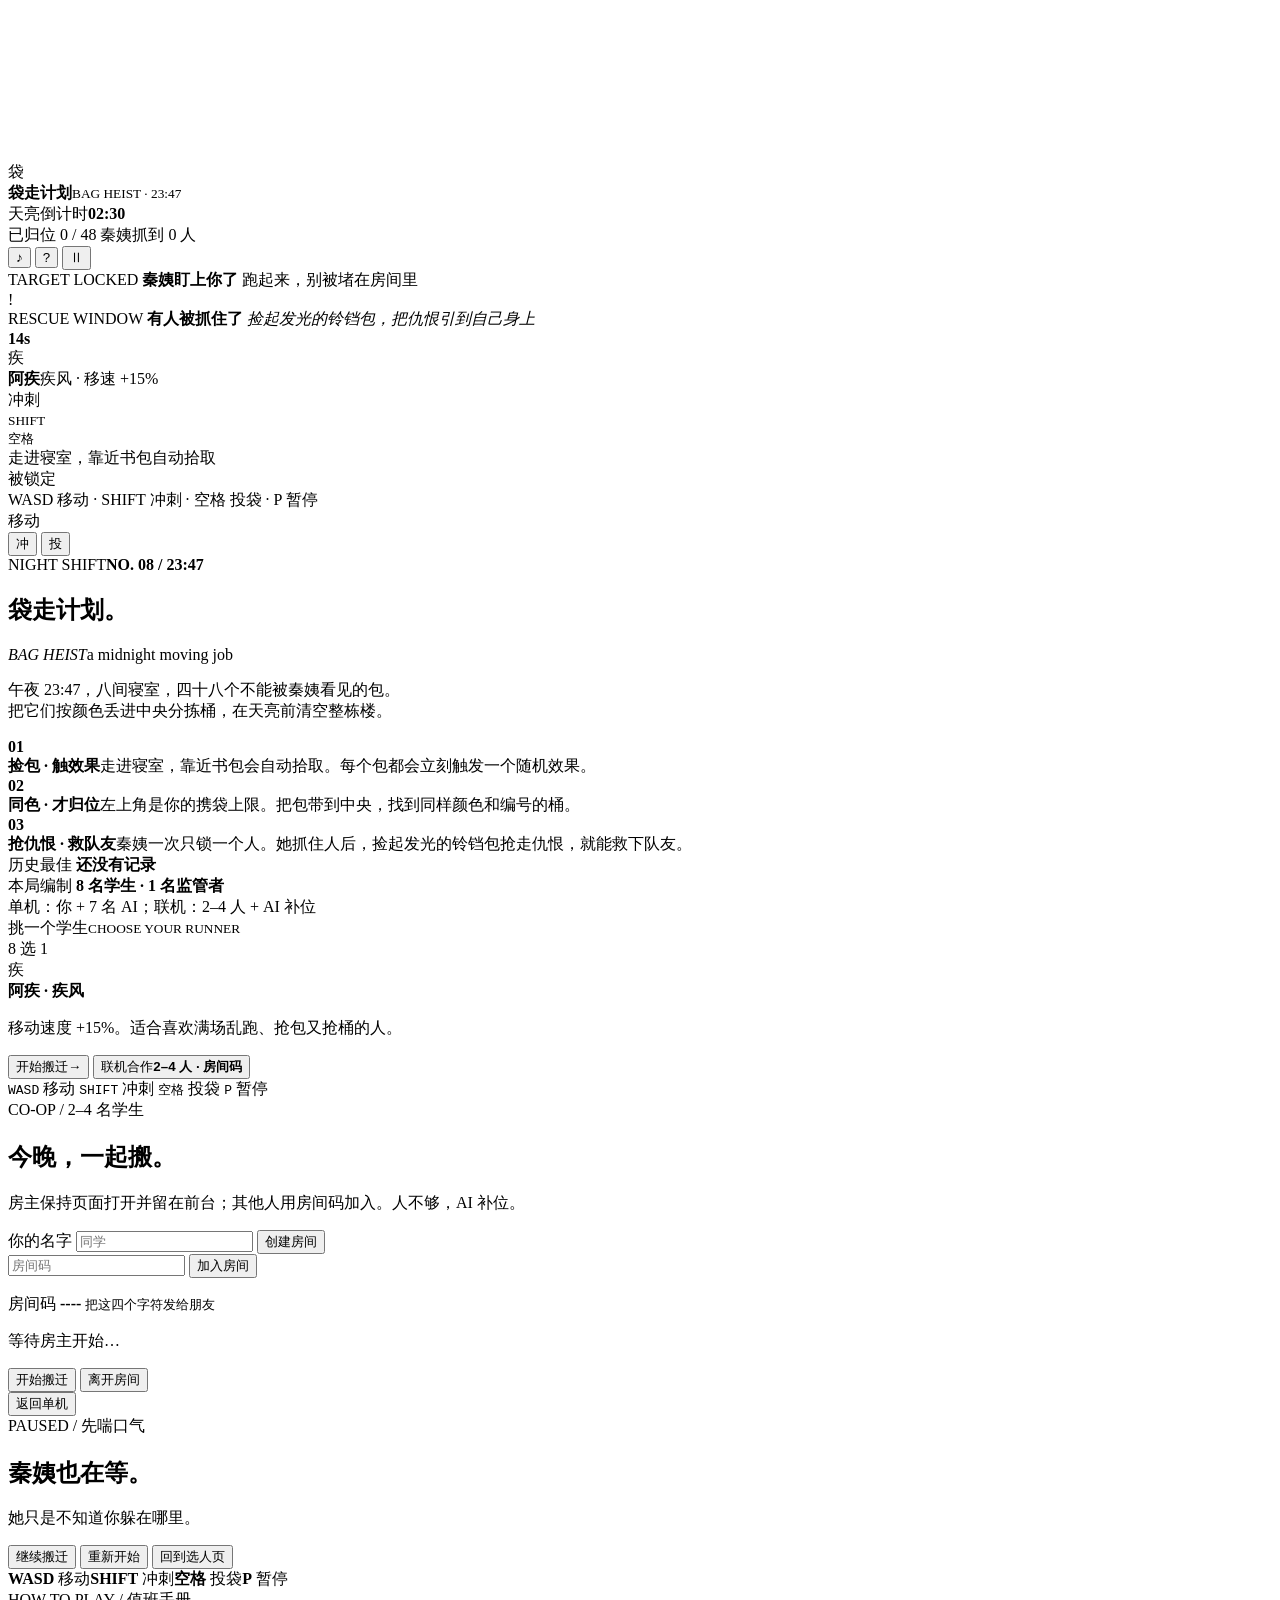
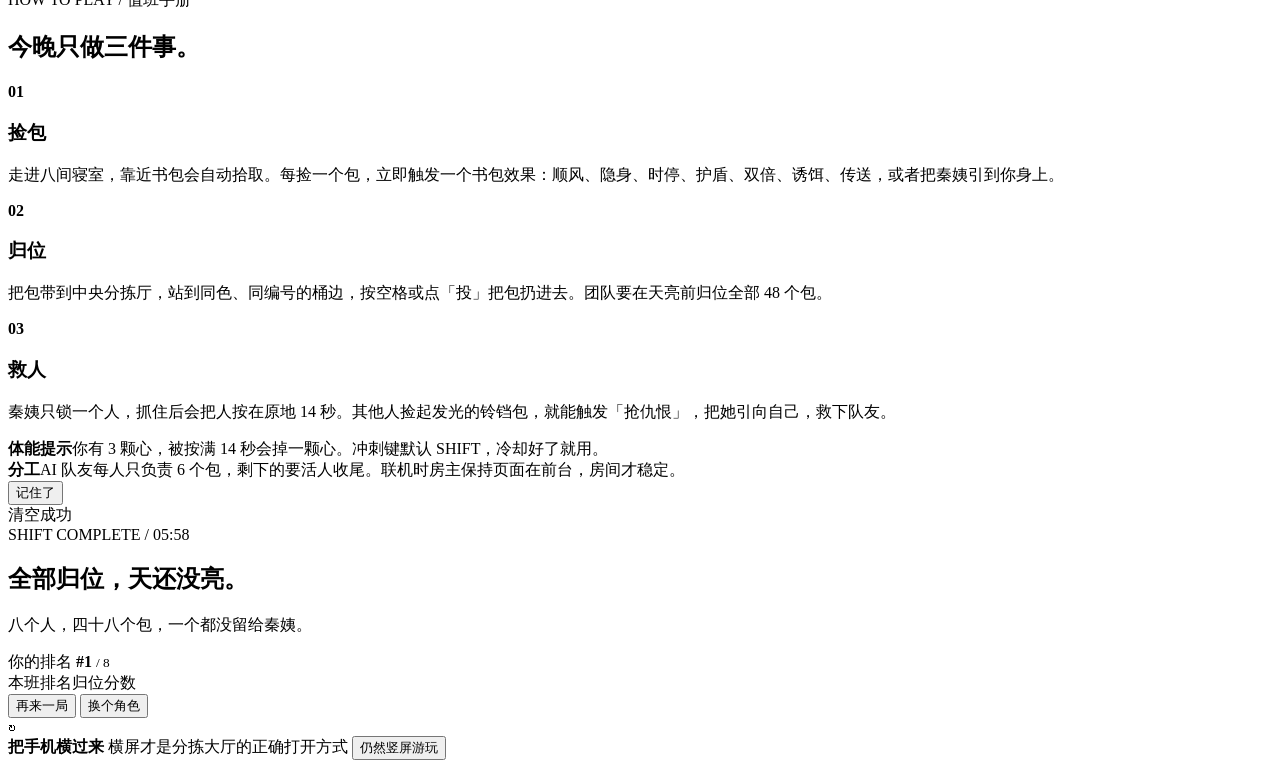
<file: src/template.html>
<!doctype html>
<html lang="zh-CN">
<head>
<meta charset="utf-8">
<meta name="viewport" content="width=device-width, initial-scale=1, maximum-scale=1, user-scalable=no, viewport-fit=cover">
<meta name="theme-color" content="#171a18">
<title>袋走计划 · 午夜搬迁</title>
<style>/*__STYLE__*/</style>
</head>
<body>
<div id="app">
  <canvas id="game" aria-label="袋走计划游戏画面"></canvas>

  <!-- ======================= IN-GAME HUD ======================= -->
  <div id="hud" class="hidden">
    <div class="hud-top">
      <div class="hud-brand">
        <span class="brand-mark">袋</span>
        <div class="brand-copy"><strong>袋走计划</strong><small>BAG HEIST · 23:47</small></div>
      </div>

      <div class="clock-card">
        <div class="clock-top"><span>天亮倒计时</span><strong id="timer">02:30</strong></div>
        <div class="pbar"><i id="progress-bar"></i></div>
        <div class="clock-meta">
          <span id="sorted-text">已归位 0 / 48</span>
          <span id="caught-text">秦姨抓到 0 人</span>
        </div>
      </div>

      <div class="hud-tools">
        <button id="sound-btn" class="round-btn" type="button" title="音效开关" aria-label="音效开关">♪</button>
        <button id="help-btn" class="round-btn" type="button" title="玩法说明" aria-label="玩法说明">?</button>
        <button id="pause-btn" class="round-btn" type="button" title="暂停" aria-label="暂停">Ⅱ</button>
      </div>
    </div>

    <div id="target-warning" class="target-warning hidden">
      <span class="tw-kicker">TARGET LOCKED</span>
      <strong>秦姨盯上你了</strong>
      <span class="tw-sub">跑起来，别被堵在房间里</span>
    </div>

    <div id="rescue-banner" class="rescue-banner hidden">
      <span class="rb-icon">!</span>
      <div class="rb-copy">
        <span>RESCUE WINDOW</span>
        <strong id="rescue-text">有人被抓住了</strong>
        <em id="rescue-hint">捡起发光的铃铛包，把仇恨引到自己身上</em>
      </div>
      <b id="rescue-timer">14s</b>
    </div>

    <div id="feed" class="feed" aria-live="polite"></div>

    <div class="hud-bottom">
      <div class="player-card" id="player-card">
        <div class="pc-stamp" id="pc-stamp">疾</div>
        <div class="pc-body">
          <div class="pc-title"><strong id="pc-name">阿疾</strong><span id="pc-buff">疾风 · 移速 +15%</span></div>
          <div class="pc-hearts" id="pc-hearts"></div>
          <div class="pc-carry" id="pc-carry"></div>
        </div>
        <div class="dash-meter">
          <span>冲刺</span>
          <div class="dash-track"><i id="dash-fill"></i></div>
          <small>SHIFT</small>
        </div>
      </div>

      <div class="prompt-stack">
        <div id="action-prompt" class="action-prompt hidden"><kbd>空格</kbd><span></span></div>
        <div id="goal-hint" class="goal-hint">走进寝室，靠近书包自动拾取</div>
      </div>

      <div class="hud-bottom-right">
        <div id="mini-lock" class="mini-lock hidden">被锁定</div>
      </div>
    </div>

    <div id="controls-hint" class="controls-hint">WASD 移动 · SHIFT 冲刺 · 空格 投袋 · P 暂停</div>

    <div id="touch-ui" class="touch-ui">
      <div id="joystick" class="joystick"><div id="joystick-knob"></div><span>移动</span></div>
      <div class="touch-actions">
        <button id="touch-dash" class="touch-btn dash" type="button">冲</button>
        <button id="touch-throw" class="touch-btn throw" type="button">投</button>
      </div>
    </div>
  </div>

  <!-- ======================= MENU ======================= -->
  <section id="menu" class="screen menu-screen">
    <div class="menu-sheet">
      <div class="sheet-tape tape-a"></div>
      <div class="sheet-tape tape-b"></div>

      <div class="menu-left">
        <div class="folio"><span>NIGHT SHIFT</span><b>NO. 08 / 23:47</b></div>

        <h1 class="game-title">袋走计划<span>。</span></h1>
        <div class="title-en"><em>BAG HEIST</em><span>a midnight moving job</span></div>

        <p class="lede">午夜 23:47，八间寝室，四十八个不能被秦姨看见的包。<br>把它们按颜色丢进中央分拣桶，在天亮前清空整栋楼。</p>

        <div class="brief-list">
          <div class="brief-row">
            <b>01</b>
            <div><strong>捡包 · 触效果</strong><span>走进寝室，靠近书包会自动拾取。每个包都会立刻触发一个随机效果。</span></div>
          </div>
          <div class="brief-row">
            <b>02</b>
            <div><strong>同色 · 才归位</strong><span>左上角是你的携袋上限。把包带到中央，找到同样颜色和编号的桶。</span></div>
          </div>
          <div class="brief-row">
            <b>03</b>
            <div><strong>抢仇恨 · 救队友</strong><span>秦姨一次只锁一个人。她抓住人后，捡起发光的铃铛包抢走仇恨，就能救下队友。</span></div>
          </div>
        </div>

        <div class="menu-note-row">
          <div class="record-card">
            <span>历史最佳</span>
            <strong id="best-line">还没有记录</strong>
          </div>
          <div class="record-card">
            <span>本局编制</span>
            <strong>8 名学生 · 1 名监管者</strong>
          </div>
        </div>

        <div class="menu-foot">
          <span class="ink-dot"></span>
          单机：你 + 7 名 AI；联机：2–4 人 + AI 补位
        </div>
      </div>

      <div class="menu-right">
        <div class="picker-head">
          <div><span>挑一个学生</span><small>CHOOSE YOUR RUNNER</small></div>
          <span class="picker-count">8 选 1</span>
        </div>

        <div id="char-grid" class="char-grid"></div>

        <div id="selected-note" class="selected-note">
          <span class="note-stamp" id="note-stamp">疾</span>
          <div><strong id="note-name">阿疾 · 疾风</strong><p id="note-desc">移动速度 +15%。适合喜欢满场乱跑、抢包又抢桶的人。</p></div>
        </div>

        <button id="start-btn" class="start-btn" type="button">
          <span>开始搬迁</span><b>→</b>
        </button>

        <button id="mp-open" class="mp-open" type="button">
          <span>联机合作</span><b>2–4 人 · 房间码</b>
        </button>

        <div class="controls-line">
          <kbd>WASD</kbd> 移动 <kbd>SHIFT</kbd> 冲刺 <kbd>空格</kbd> 投袋 <kbd>P</kbd> 暂停
        </div>
      </div>
    </div>
  </section>

  <!-- ======================= ONLINE LOBBY ======================= -->
  <section id="mp-lobby" class="screen hidden">
    <div class="modal-card mp-card">
      <div class="eyebrow">CO-OP / 2–4 名学生</div>
      <h2>今晚，一起搬。</h2>
      <p class="modal-sub">房主保持页面打开并留在前台；其他人用房间码加入。人不够，AI 补位。</p>

      <div id="mp-setup">
        <label class="mp-field">
          <span>你的名字</span>
          <input id="mp-name" maxlength="8" placeholder="同学" autocomplete="off">
        </label>
        <button id="mp-create" class="primary-btn" type="button">创建房间</button>
        <div class="mp-join-row">
          <input id="mp-code" maxlength="4" placeholder="房间码" autocomplete="off" spellcheck="false">
          <button id="mp-join" class="ghost-btn" type="button">加入房间</button>
        </div>
        <p id="mp-error" class="mp-error"></p>
      </div>

      <div id="mp-room" class="hidden">
        <div class="mp-code-row">
          <span>房间码</span>
          <strong id="mp-room-code">----</strong>
          <small>把这四个字符发给朋友</small>
        </div>
        <div id="mp-players" class="mp-players"></div>
        <p id="mp-hint" class="mp-hint">等待房主开始…</p>
        <div class="modal-actions">
          <button id="mp-start" class="primary-btn hidden" type="button">开始搬迁</button>
          <button id="mp-leave" class="ghost-btn" type="button">离开房间</button>
        </div>
      </div>

      <button id="mp-close" class="mp-close" type="button">返回单机</button>
    </div>
  </section>

  <!-- ======================= PAUSE ======================= -->
  <section id="pause" class="screen hidden">
    <div class="modal-card pause-card">
      <div class="eyebrow">PAUSED / 先喘口气</div>
      <h2>秦姨也在等。</h2>
      <p class="modal-sub">她只是不知道你躲在哪里。</p>
      <div class="modal-actions">
        <button id="resume-btn" class="primary-btn" type="button">继续搬迁</button>
        <button id="restart-pause" class="ghost-btn" type="button">重新开始</button>
        <button id="quit-btn" class="ghost-btn" type="button">回到选人页</button>
      </div>
      <div class="pause-tips">
        <span><b>WASD</b> 移动</span><span><b>SHIFT</b> 冲刺</span><span><b>空格</b> 投袋</span><span><b>P</b> 暂停</span>
      </div>
    </div>
  </section>

  <!-- ======================= HELP ======================= -->
  <section id="help" class="screen hidden">
    <div class="modal-card help-card">
      <div class="eyebrow">HOW TO PLAY / 值班手册</div>
      <h2>今晚只做三件事。</h2>
      <div class="help-grid">
        <div class="help-block"><b>01</b><h3>捡包</h3><p>走进八间寝室，靠近书包会自动拾取。每捡一个包，立即触发一个书包效果：顺风、隐身、时停、护盾、双倍、诱饵、传送，或者把秦姨引到你身上。</p></div>
        <div class="help-block"><b>02</b><h3>归位</h3><p>把包带到中央分拣厅，站到同色、同编号的桶边，按空格或点「投」把包扔进去。团队要在天亮前归位全部 48 个包。</p></div>
        <div class="help-block"><b>03</b><h3>救人</h3><p>秦姨只锁一个人，抓住后会把人按在原地 14 秒。其他人捡起发光的铃铛包，就能触发「抢仇恨」，把她引向自己，救下队友。</p></div>
      </div>
      <div class="help-tip"><b>体能提示</b>你有 3 颗心，被按满 14 秒会掉一颗心。冲刺键默认 SHIFT，冷却好了就用。<br><b>分工</b>AI 队友每人只负责 6 个包，剩下的要活人收尾。联机时房主保持页面在前台，房间才稳定。</div>
      <button id="help-close" class="primary-btn" type="button">记住了</button>
    </div>
  </section>

  <!-- ======================= RESULT ======================= -->
  <section id="result" class="screen hidden">
    <div class="modal-card result-card">
      <div id="result-stamp" class="result-stamp">清空成功</div>
      <div class="result-head">
        <div class="result-copy">
          <div class="eyebrow" id="result-eyebrow">SHIFT COMPLETE / 05:58</div>
          <h2 id="result-title">全部归位，天还没亮。</h2>
          <p id="result-sub">八个人，四十八个包，一个都没留给秦姨。</p>
        </div>
        <div class="rank-seal">
          <span>你的排名</span>
          <strong id="result-rank">#1</strong>
          <small>/ 8</small>
        </div>
      </div>

      <div class="result-stats" id="result-stats"></div>
      <div class="result-table-wrap">
        <div class="table-head"><span>本班排名</span><span>归位</span><span>分数</span></div>
        <div id="result-table" class="result-table"></div>
      </div>
      <div class="result-actions">
        <button id="again-btn" class="primary-btn" type="button">再来一局</button>
        <button id="change-btn" class="ghost-btn" type="button">换个角色</button>
      </div>
    </div>
  </section>

  <div id="toast-layer" class="toast-layer"></div>

  <div id="rotate-hint" class="rotate-hint hidden">
    <div class="rotate-icon">↻</div>
    <strong>把手机横过来</strong>
    <span>横屏才是分拣大厅的正确打开方式</span>
    <button id="rotate-dismiss" type="button">仍然竖屏游玩</button>
  </div>
</div>
<script>/*__PEER__*/</script>
<script>/*__GAME__*/</script>
</body>
</html>
</file>
